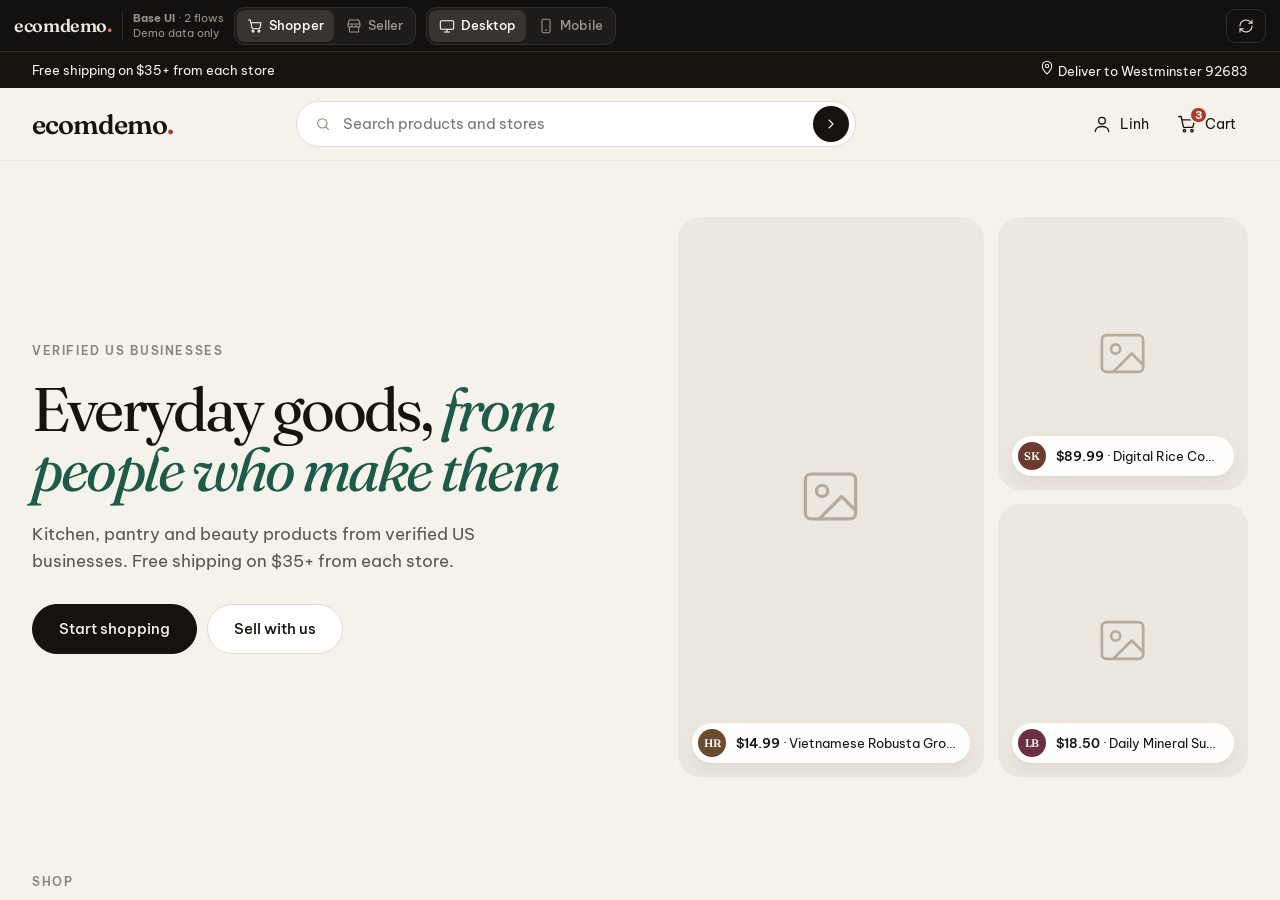
<file: index.html>
<!doctype html>
<html lang="en">
<head>
<meta charset="utf-8">
<meta name="viewport" content="width=device-width,initial-scale=1,viewport-fit=cover">
<title>EcomDemo Prototype</title>
<meta name="description" content="Clickable prototype of a US multi-vendor marketplace for business sellers. Base UI with two flows: a shopper buys a product, a business lists a product.">
<link rel="preconnect" href="https://fonts.googleapis.com">
<link rel="preconnect" href="https://fonts.gstatic.com" crossorigin>
<link href="https://fonts.googleapis.com/css2?family=Be+Vietnam+Pro:wght@400;500;600;700&family=Fraunces:ital,opsz,wght@0,9..144,300..700;1,9..144,300..700&display=swap" rel="stylesheet">
<link rel="stylesheet" href="assets/styles.css">
</head>
<body>
<header class="pbar" id="pbar"></header>
<main class="stage" id="stage"></main>
<div class="toasts" id="toasts" aria-live="polite"></div>
<script src="assets/data.js"></script>
<script src="assets/app.js"></script>
<script>boot()</script>
</body>
</html>
</file>
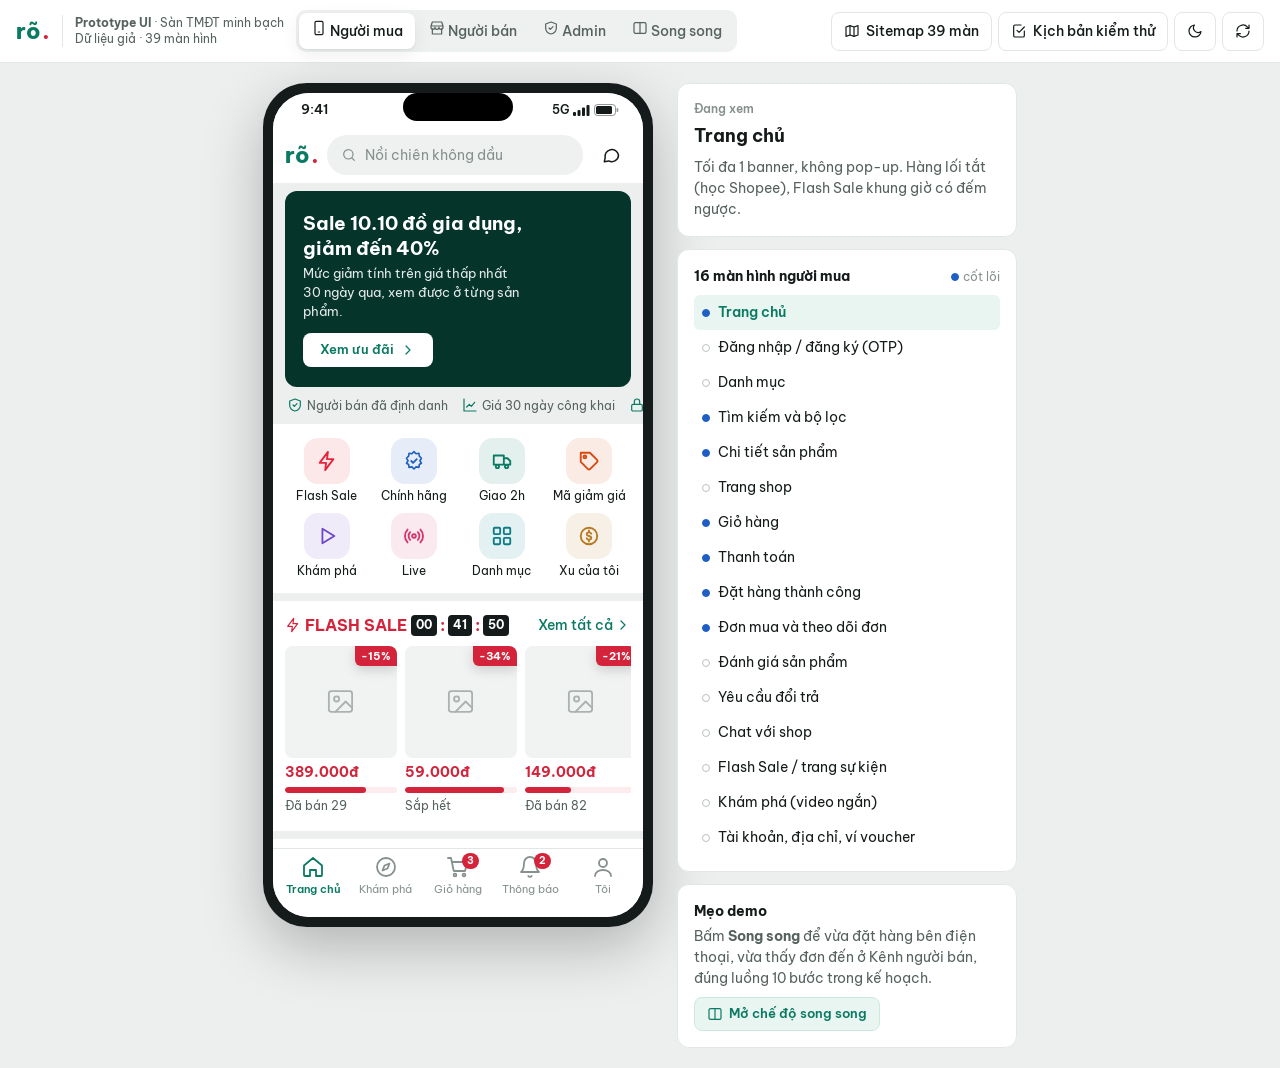
<file: prototype-san-tmdt-v2.html>
<!doctype html>
<html lang="vi"><head><meta charset="utf-8"><meta name="viewport" content="width=device-width,initial-scale=1">
<title>Rõ — Prototype Sàn TMĐT</title>
<link rel="preconnect" href="https://fonts.googleapis.com"><link rel="preconnect" href="https://fonts.gstatic.com" crossorigin>
<link href="https://fonts.googleapis.com/css2?family=Be+Vietnam+Pro:wght@400;500;600;700;800&display=swap" rel="stylesheet">
<style>:root{
  --brand:#0B7A63;--brand-600:#08624F;--brand-50:#E8F5F1;--brand-100:#CBE9DF;--on-brand:#fff;
  --accent:#D3243B;--accent-50:#FDECEE;
  --ok:#15803D;--ok-50:#E7F5EC;--warn:#A85407;--warn-50:#FDF2E2;--err:#D32222;--err-50:#FDECEC;--info:#1D5FC2;--info-50:#E8F0FC;
  --g1:#F7F8F8;--g2:#EEF1F0;--g3:#DDE2E1;--g4:#BAC2C0;--g5:#8B9593;--g6:#5A6563;--g7:#2E3837;--g8:#141B1A;
  --bg:#ECEFEE;--surface:#fff;--surface-2:#F6F8F7;--line:#E2E7E5;--text:#141B1A;--text-2:#56625F;--text-3:#86918E;
  --r:8px;--r-lg:12px;--shadow:0 1px 2px rgba(10,30,25,.06),0 6px 20px rgba(10,30,25,.07);
  --fs-xs:12px;--fs-sm:14px;--fs-md:16px;--fs-lg:18px;--fs-xl:22px;--fs-2xl:28px;
  color-scheme:light;
}
@media (prefers-color-scheme:dark){:root:not([data-theme="light"]){
  --brand:#38C29E;--brand-600:#5BD3B2;--brand-50:#11302A;--brand-100:#1A463C;--on-brand:#06221B;
  --accent:#FF6077;--accent-50:#3A1820;--ok:#4ADE80;--ok-50:#12301E;--warn:#F5B04C;--warn-50:#35260F;--err:#FF6B6B;--err-50:#3A1717;--info:#7DB0FF;--info-50:#15253E;
  --g1:#1B2322;--g2:#222B2A;--g3:#2E3937;--g4:#475451;--g5:#6E7C79;--g6:#9AA7A4;--g7:#CBD5D2;--g8:#EEF3F1;
  --bg:#0B1110;--surface:#141B1A;--surface-2:#1A2221;--line:#28322F;--text:#E8EEEC;--text-2:#A3AFAC;--text-3:#76827F;
  --shadow:0 1px 2px rgba(0,0,0,.4),0 6px 20px rgba(0,0,0,.35);color-scheme:dark;
}}
:root[data-theme="dark"]{
  --brand:#38C29E;--brand-600:#5BD3B2;--brand-50:#11302A;--brand-100:#1A463C;--on-brand:#06221B;
  --accent:#FF6077;--accent-50:#3A1820;--ok:#4ADE80;--ok-50:#12301E;--warn:#F5B04C;--warn-50:#35260F;--err:#FF6B6B;--err-50:#3A1717;--info:#7DB0FF;--info-50:#15253E;
  --g1:#1B2322;--g2:#222B2A;--g3:#2E3937;--g4:#475451;--g5:#6E7C79;--g6:#9AA7A4;--g7:#CBD5D2;--g8:#EEF3F1;
  --bg:#0B1110;--surface:#141B1A;--surface-2:#1A2221;--line:#28322F;--text:#E8EEEC;--text-2:#A3AFAC;--text-3:#76827F;
  --shadow:0 1px 2px rgba(0,0,0,.4),0 6px 20px rgba(0,0,0,.35);color-scheme:dark;
}
*{box-sizing:border-box}
html,body{margin:0;height:100%}
body{font-family:"Be Vietnam Pro",system-ui,-apple-system,"Segoe UI",sans-serif;font-size:var(--fs-sm);line-height:1.5;color:var(--text);background:var(--bg);-webkit-font-smoothing:antialiased}
button{font:inherit;color:inherit;cursor:pointer;border:0;background:none;padding:0}
input,select,textarea{font:inherit;color:inherit}
a{color:var(--brand);text-decoration:none}
h1,h2,h3,h4{margin:0;line-height:1.3}
p{margin:0}
.muted{color:var(--text-2)}.faint{color:var(--text-3)}
.xs{font-size:var(--fs-xs)}.sm{font-size:var(--fs-sm)}.md{font-size:var(--fs-md)}.lg{font-size:var(--fs-lg)}.xl{font-size:var(--fs-xl)}.xxl{font-size:var(--fs-2xl)}
.b{font-weight:600}.bb{font-weight:700}
.row{display:flex;align-items:center;gap:8px}.col{display:flex;flex-direction:column;gap:8px}
.between{justify-content:space-between}.wrap{flex-wrap:wrap}.grow{flex:1;min-width:0}
.gap4{gap:4px}.gap12{gap:12px}.gap16{gap:16px}
.mt4{margin-top:4px}.mt8{margin-top:8px}.mt12{margin-top:12px}.mt16{margin-top:16px}.mt24{margin-top:24px}
.p12{padding:12px}.p16{padding:16px}
.clamp2{display:-webkit-box;-webkit-line-clamp:2;-webkit-box-orient:vertical;overflow:hidden}
.ell{white-space:nowrap;overflow:hidden;text-overflow:ellipsis}
.price{color:var(--accent);font-weight:700}
.strike{text-decoration:line-through;color:var(--text-3);font-size:var(--fs-xs)}
.ic{width:20px;height:20px;flex:none;stroke:currentColor;fill:none;stroke-width:1.8;stroke-linecap:round;stroke-linejoin:round}
.ic.sm{width:16px;height:16px}.ic.lg{width:24px;height:24px}

/* ---------- top bar ---------- */
.topbar{position:sticky;top:0;z-index:50;display:flex;align-items:center;gap:12px;padding:10px 16px;background:var(--surface);border-bottom:1px solid var(--line);flex-wrap:wrap}
.logo{font-weight:800;font-size:22px;letter-spacing:-.5px;color:var(--brand);display:flex;align-items:baseline;gap:2px}
.logo i{font-style:normal;color:var(--accent)}
.proto-tag{font-size:12px;color:var(--text-2);border-left:1px solid var(--line);padding-left:12px;line-height:1.3}
.seg{display:flex;background:var(--g2);border-radius:10px;padding:3px;gap:2px}
.seg button{padding:7px 12px;border-radius:8px;font-weight:500;color:var(--text-2);white-space:nowrap;min-height:36px}
.seg button.on{background:var(--surface);color:var(--text);box-shadow:var(--shadow)}
.tb-actions{margin-left:auto;display:flex;gap:6px;flex-wrap:wrap}
.tbtn{display:inline-flex;align-items:center;gap:6px;padding:8px 12px;border-radius:8px;border:1px solid var(--line);background:var(--surface);font-weight:500;min-height:38px;white-space:nowrap}
.tbtn:hover{background:var(--g1)}
.timer-chip{display:inline-flex;align-items:center;gap:6px;padding:6px 10px;border-radius:99px;background:var(--warn-50);color:var(--warn);font-weight:600;font-variant-numeric:tabular-nums}

/* ---------- stage ---------- */
.stage{padding:20px;display:flex;gap:24px;justify-content:center;align-items:flex-start;min-height:calc(100vh - 60px)}
.stage.desk-only{padding:0;display:block}
.stage.split .desk-wrap{flex:1;min-width:0;height:844px;border-radius:16px;overflow:hidden;border:1px solid var(--line);box-shadow:var(--shadow)}
.stage.split .desk-wrap .desk{height:100%}
.side-notes{width:340px;flex:none;display:flex;flex-direction:column;gap:12px;position:sticky;top:80px}
.note-card{background:var(--surface);border:1px solid var(--line);border-radius:var(--r-lg);padding:16px}
.screen-list button{display:flex;align-items:center;gap:8px;width:100%;text-align:left;padding:7px 8px;border-radius:6px;min-height:34px}
.screen-list button:hover{background:var(--g1)}
.screen-list button.on{background:var(--brand-50);color:var(--brand);font-weight:600}
.dot{width:8px;height:8px;border-radius:50%;border:1.5px solid var(--g4);flex:none}
.dot.core{background:var(--info);border-color:var(--info)}

/* ---------- phone ---------- */
.phone{width:390px;height:844px;flex:none;border-radius:44px;background:var(--g8);padding:10px;box-shadow:0 20px 60px rgba(0,0,0,.25);position:relative}
:root[data-theme="dark"] .phone{background:#000}
.phone-inner{width:100%;height:100%;border-radius:36px;overflow:hidden;background:var(--bg);position:relative;display:flex;flex-direction:column}
.statusbar{height:34px;flex:none;display:flex;align-items:center;justify-content:space-between;padding:0 24px 0 28px;font-size:13px;font-weight:600;background:var(--surface)}
.statusbar.dark{background:#000;color:#fff}
.notch{position:absolute;top:10px;left:50%;transform:translateX(-50%);width:110px;height:28px;background:#000;border-radius:20px;z-index:5}
.scr{flex:1;overflow-y:auto;overflow-x:hidden;position:relative;scrollbar-width:none}
.scr::-webkit-scrollbar{display:none}
.bnav{flex:none;display:flex;background:var(--surface);border-top:1px solid var(--line);padding:6px 4px 18px}
.bnav button{flex:1;display:flex;flex-direction:column;align-items:center;gap:2px;font-size:11px;color:var(--text-3);min-height:44px;position:relative}
.bnav button.on{color:var(--brand);font-weight:600}
.bnav .cnt{position:absolute;top:-2px;left:calc(50% + 4px);background:var(--accent);color:#fff;font-size:10px;font-weight:700;border-radius:99px;padding:0 5px;min-width:16px;line-height:16px;text-align:center}
.sticky-bot{flex:none;background:var(--surface);border-top:1px solid var(--line);padding:10px 12px 22px;display:flex;gap:8px;align-items:center}
.apphead{position:sticky;top:0;z-index:4;background:var(--surface);display:flex;align-items:center;gap:8px;padding:8px 12px;min-height:52px;border-bottom:1px solid var(--line)}
.apphead h2{font-size:var(--fs-md);font-weight:600;flex:1;min-width:0}
.iconbtn{width:40px;height:40px;display:inline-grid;place-items:center;border-radius:99px;flex:none;position:relative}
.iconbtn:hover{background:var(--g2)}
.iconbtn .cnt{position:absolute;top:2px;right:0;background:var(--accent);color:#fff;font-size:10px;font-weight:700;border-radius:99px;padding:0 5px;line-height:16px}
.searchbox{flex:1;display:flex;align-items:center;gap:8px;background:var(--g2);border-radius:99px;padding:0 14px;height:40px;color:var(--text-3);min-width:0}
.searchbox input{border:0;background:none;outline:none;flex:1;min-width:0;height:100%}
.section{background:var(--surface);margin-top:8px;padding:14px 12px}
.section-h{display:flex;align-items:center;justify-content:space-between;margin-bottom:10px}
.section-h h3{font-size:var(--fs-md);font-weight:700}
.link{color:var(--brand);font-weight:500;font-size:var(--fs-sm);display:inline-flex;align-items:center;gap:2px}

/* product */
.pimg{position:relative;aspect-ratio:1;border-radius:var(--r);display:grid;place-items:center;overflow:hidden;
  background:radial-gradient(circle at 30% 25%,hsl(var(--h) 70% 92%),hsl(var(--h) 45% 80%));}
:root[data-theme="dark"] .pimg{background:radial-gradient(circle at 30% 25%,hsl(var(--h) 30% 30%),hsl(var(--h) 30% 18%))}
@media (prefers-color-scheme:dark){:root:not([data-theme="light"]) .pimg{background:radial-gradient(circle at 30% 25%,hsl(var(--h) 30% 30%),hsl(var(--h) 30% 18%))}}
.pimg span{font-size:var(--e,44px);filter:drop-shadow(0 4px 6px rgba(0,0,0,.15))}
.pimg .vid{position:absolute;right:6px;bottom:6px;background:rgba(0,0,0,.55);color:#fff;border-radius:99px;padding:2px 7px;font-size:10px;display:flex;gap:3px;align-items:center}
.pimg .disc{position:absolute;right:0;top:0;background:var(--accent);color:#fff;font-size:11px;font-weight:700;padding:2px 6px;border-bottom-left-radius:6px}
.pgrid{display:grid;grid-template-columns:1fr 1fr;gap:8px}
.pcard{background:var(--surface);border-radius:var(--r);overflow:hidden;cursor:pointer;display:flex;flex-direction:column;border:1px solid var(--line);text-align:left}
.pcard .pimg{border-radius:0}
.pcard .body{padding:8px;display:flex;flex-direction:column;gap:4px;flex:1}
.pcard .name{font-size:13px;line-height:1.35;min-height:35px}
.badges{display:flex;flex-wrap:wrap;gap:4px}
.bdg{display:inline-flex;align-items:center;gap:3px;font-size:10.5px;font-weight:600;padding:1px 6px;border-radius:4px;line-height:16px;white-space:nowrap}
.bdg.ver{background:var(--brand-50);color:var(--brand)}
.bdg.auth{background:var(--info-50);color:var(--info)}
.bdg.fast{background:var(--ok-50);color:var(--ok)}
.bdg.warn{background:var(--warn-50);color:var(--warn)}
.bdg.err{background:var(--err-50);color:var(--err)}
.bdg.gray{background:var(--g2);color:var(--text-2)}
.bdg.acc{background:var(--accent-50);color:var(--accent)}
.stars{color:#E9A23B;letter-spacing:-1px;font-size:12px}
.meta{font-size:11.5px;color:var(--text-3);display:flex;justify-content:space-between;gap:4px}

/* buttons */
.btn{display:inline-flex;align-items:center;justify-content:center;gap:6px;min-height:44px;padding:0 16px;border-radius:var(--r);font-weight:600;border:1px solid transparent;white-space:nowrap}
.btn.sm{min-height:34px;padding:0 12px;font-size:13px}
.btn.pri{background:var(--brand);color:var(--on-brand)}.btn.pri:hover{background:var(--brand-600)}
.btn.acc{background:var(--accent);color:#fff}
.btn.sec{background:var(--brand-50);color:var(--brand);border-color:var(--brand-100)}
.btn.ghost{border-color:var(--line);background:var(--surface)}.btn.ghost:hover{background:var(--g1)}
.btn.danger{background:var(--err-50);color:var(--err);border-color:transparent}
.btn.sim{border:1.5px dashed var(--warn);color:var(--warn);background:var(--warn-50)}
.btn:disabled{opacity:.45;cursor:not-allowed}
.btn.block{width:100%}
.chip{display:inline-flex;align-items:center;gap:4px;padding:0 12px;min-height:34px;border-radius:99px;border:1px solid var(--line);background:var(--surface);font-size:13px;white-space:nowrap;flex:none}
.chip.on{border-color:var(--brand);background:var(--brand-50);color:var(--brand);font-weight:600}
.chips{display:flex;gap:6px;overflow-x:auto;scrollbar-width:none;padding-bottom:2px}
.chips::-webkit-scrollbar{display:none}
.tabs{display:flex;overflow-x:auto;scrollbar-width:none;background:var(--surface);border-bottom:1px solid var(--line)}
.tabs::-webkit-scrollbar{display:none}
.tabs button{padding:12px 14px;white-space:nowrap;color:var(--text-2);border-bottom:2px solid transparent;font-weight:500;min-height:44px;flex:none}
.tabs button.on{color:var(--brand);border-color:var(--brand);font-weight:600}
.tabs .n{font-size:11px;background:var(--g2);border-radius:99px;padding:0 6px;margin-left:4px}
.tabs button.on .n{background:var(--brand-50)}
.input,.select,.textarea{width:100%;border:1px solid var(--line);background:var(--surface);border-radius:var(--r);padding:0 12px;min-height:44px;outline:none}
.textarea{padding:10px 12px;min-height:84px;resize:vertical}
.input:focus,.select:focus,.textarea:focus{border-color:var(--brand);box-shadow:0 0 0 3px var(--brand-50)}
.label{font-size:13px;font-weight:600;margin-bottom:6px;display:block}
.help{font-size:12px;color:var(--text-3);margin-top:4px}
.field{margin-bottom:14px}
.check{display:inline-grid;place-items:center;width:22px;height:22px;border-radius:6px;border:1.5px solid var(--g4);flex:none;background:var(--surface)}
.check.on{background:var(--brand);border-color:var(--brand);color:var(--on-brand)}
.radio{width:20px;height:20px;border-radius:50%;border:1.5px solid var(--g4);flex:none;display:grid;place-items:center}
.radio.on{border-color:var(--brand)}.radio.on::after{content:"";width:10px;height:10px;border-radius:50%;background:var(--brand)}
.toggle{width:44px;height:26px;border-radius:99px;background:var(--g3);position:relative;flex:none;transition:.2s}
.toggle::after{content:"";position:absolute;width:20px;height:20px;border-radius:50%;background:#fff;top:3px;left:3px;transition:.2s;box-shadow:0 1px 3px rgba(0,0,0,.2)}
.toggle.on{background:var(--brand)}.toggle.on::after{left:21px}
.stepper{display:inline-flex;align-items:center;border:1px solid var(--line);border-radius:6px;overflow:hidden}
.stepper button{width:32px;height:32px;display:grid;place-items:center}
.stepper button:hover{background:var(--g2)}
.stepper span{min-width:34px;text-align:center;font-weight:600;border-left:1px solid var(--line);border-right:1px solid var(--line);line-height:32px}
.listrow{display:flex;align-items:center;gap:12px;padding:14px 12px;background:var(--surface);border-bottom:1px solid var(--line);width:100%;text-align:left;min-height:52px}
.listrow:hover{background:var(--surface-2)}
.alert{display:flex;gap:10px;padding:10px 12px;border-radius:var(--r);font-size:13px;align-items:flex-start}
.alert.info{background:var(--info-50);color:var(--info)}
.alert.ok{background:var(--ok-50);color:var(--ok)}
.alert.warn{background:var(--warn-50);color:var(--warn)}
.alert.err{background:var(--err-50);color:var(--err)}
.alert.brand{background:var(--brand-50);color:var(--brand)}
.alert .ic{margin-top:1px}
.alert b{font-weight:700}
.divider{height:1px;background:var(--line);margin:12px 0}
.kv{display:flex;justify-content:space-between;gap:12px;padding:4px 0}
.kv span:first-child{color:var(--text-2)}
.empty{padding:40px 24px;text-align:center;color:var(--text-2);display:flex;flex-direction:column;align-items:center;gap:10px}
.empty .art{font-size:48px;width:96px;height:96px;border-radius:50%;background:var(--g2);display:grid;place-items:center}
.skel{background:linear-gradient(90deg,var(--g2) 25%,var(--g1) 37%,var(--g2) 63%);background-size:400% 100%;animation:sk 1.2s ease infinite;border-radius:6px}
@keyframes sk{0%{background-position:100% 50%}100%{background-position:0 50%}}
.prog{height:6px;border-radius:99px;background:var(--accent-50);overflow:hidden}
.prog i{display:block;height:100%;background:var(--accent);border-radius:99px}

/* banner, shortcuts */
.banner{margin:8px 12px 0;border-radius:var(--r-lg);padding:18px;color:#fff;background:linear-gradient(120deg,#0B7A63,#0F9A7C 55%,#2BB28F);position:relative;overflow:hidden;cursor:pointer;text-align:left;display:block;width:calc(100% - 24px)}
.banner::after{content:"10.10";position:absolute;right:-6px;bottom:-22px;font-size:88px;font-weight:800;opacity:.14;letter-spacing:-4px}
.banner h3{font-size:20px;font-weight:800;max-width:240px}
.banner p{font-size:12.5px;opacity:.92;margin-top:4px;max-width:250px}
.banner .btn{margin-top:12px;background:#fff;color:#0B7A63;min-height:34px;font-size:13px}
.shortcuts{display:grid;grid-template-columns:repeat(4,1fr);gap:10px 4px}
.shortcuts button{display:flex;flex-direction:column;align-items:center;gap:5px;font-size:11.5px;text-align:center;line-height:1.25}
.shortcuts .sq{width:46px;height:46px;border-radius:14px;display:grid;place-items:center;font-size:22px;background:var(--g1);border:1px solid var(--line)}
.hscroll{display:flex;gap:8px;overflow-x:auto;scrollbar-width:none;padding-bottom:2px}
.hscroll::-webkit-scrollbar{display:none}
.fs-card{width:112px;flex:none;cursor:pointer;text-align:left}
.cd{display:inline-flex;gap:3px;font-variant-numeric:tabular-nums}
.cd b{background:var(--g8);color:var(--surface);border-radius:4px;padding:0 5px;font-size:12px;line-height:20px}
.catgrid{display:grid;grid-template-columns:repeat(4,1fr);gap:8px}
.catgrid button{display:flex;flex-direction:column;align-items:center;gap:6px;font-size:11.5px;text-align:center;padding:6px 0;line-height:1.25}
.catgrid .sq{width:52px;height:52px;border-radius:50%;background:var(--brand-50);display:grid;place-items:center;font-size:24px}

/* detail */
.gallery{display:flex;overflow-x:auto;scroll-snap-type:x mandatory;scrollbar-width:none;background:var(--surface)}
.gallery::-webkit-scrollbar{display:none}
.gallery>div{flex:none;width:100%;scroll-snap-align:start}
.gallery .pimg{border-radius:0;--e:120px}
.float-head{position:absolute;top:0;left:0;right:0;display:flex;justify-content:space-between;padding:8px 10px;z-index:4;pointer-events:none}
.float-head .iconbtn{background:rgba(0,0,0,.35);color:#fff;pointer-events:auto}
.trust{display:grid;grid-template-columns:1fr 1fr;gap:6px}
.trust div{display:flex;align-items:center;gap:6px;font-size:12px;padding:8px;border-radius:6px;background:var(--surface-2);border:1px solid var(--line)}
.trust .ic{color:var(--brand);width:16px;height:16px}
.chart-wrap svg{display:block;width:100%;height:auto}
.rbar{display:flex;align-items:center;gap:6px;font-size:12px}
.rbar .bar{flex:1;height:6px;background:var(--g2);border-radius:99px;overflow:hidden}
.rbar .bar i{display:block;height:100%;background:#E9A23B}
.review{padding:12px 0;border-bottom:1px solid var(--line)}
.review:last-child{border:0}
.avatar{width:32px;height:32px;border-radius:50%;display:grid;place-items:center;font-weight:700;font-size:13px;flex:none;background:var(--brand-100);color:var(--brand)}
.thumbs{display:flex;gap:6px;margin-top:8px}
.thumbs .pimg{width:64px;--e:26px}
.seller-reply{background:var(--surface-2);border-left:3px solid var(--brand);padding:8px 10px;margin-top:8px;font-size:13px;border-radius:0 6px 6px 0}

/* sheet & toast */
.sheet-bg{position:absolute;inset:0;background:rgba(0,0,0,.45);z-index:30;display:flex;flex-direction:column;justify-content:flex-end;animation:fade .15s}
.sheet{background:var(--surface);border-radius:18px 18px 0 0;max-height:85%;overflow-y:auto;padding:8px 16px 24px;animation:up .2s ease-out}
.sheet .grab{width:40px;height:4px;border-radius:99px;background:var(--g3);margin:4px auto 12px}
@keyframes up{from{transform:translateY(40px);opacity:.5}}
@keyframes fade{from{opacity:0}}
.toast-host{position:fixed;left:50%;bottom:28px;transform:translateX(-50%);z-index:200;display:flex;flex-direction:column;gap:8px;align-items:center;pointer-events:none}
.toast{background:var(--g8);color:var(--surface);padding:10px 16px;border-radius:10px;box-shadow:var(--shadow);font-weight:500;animation:up .2s;max-width:90vw;display:flex;gap:8px;align-items:center}
.modal-bg{position:fixed;inset:0;background:rgba(0,0,0,.5);z-index:100;display:grid;place-items:center;padding:16px;animation:fade .15s}
.modal{background:var(--surface);border-radius:14px;width:min(720px,100%);max-height:90vh;overflow:auto;box-shadow:0 20px 60px rgba(0,0,0,.3)}
.modal.wide{width:min(1100px,100%)}
.modal-h{display:flex;align-items:center;justify-content:space-between;padding:16px 20px;border-bottom:1px solid var(--line);position:sticky;top:0;background:var(--surface);z-index:2}
.modal-h h3{font-size:var(--fs-lg)}
.modal-b{padding:20px}
.modal-f{padding:14px 20px;border-top:1px solid var(--line);display:flex;justify-content:flex-end;gap:8px;position:sticky;bottom:0;background:var(--surface)}

/* order stepper */
.ostep{display:flex;justify-content:space-between;position:relative;padding:4px 0}
.ostep::before{content:"";position:absolute;top:15px;left:16px;right:16px;height:2px;background:var(--g3)}
.ostep .st{display:flex;flex-direction:column;align-items:center;gap:4px;z-index:1;font-size:10.5px;text-align:center;width:56px;color:var(--text-3);line-height:1.2}
.ostep .st i{width:24px;height:24px;border-radius:50%;background:var(--g3);display:grid;place-items:center;color:#fff;font-style:normal;border:3px solid var(--surface)}
.ostep .st.done{color:var(--text)}.ostep .st.done i{background:var(--brand)}
.ostep .st.cur i{background:var(--brand);box-shadow:0 0 0 4px var(--brand-100)}
.ostep .fill{position:absolute;top:15px;left:16px;height:2px;background:var(--brand)}
.tl{position:relative;padding-left:18px}
.tl div{position:relative;padding-bottom:12px;font-size:13px}
.tl div::before{content:"";position:absolute;left:-14px;top:6px;width:8px;height:8px;border-radius:50%;background:var(--g4)}
.tl div:first-child::before{background:var(--brand);box-shadow:0 0 0 3px var(--brand-100)}
.tl div::after{content:"";position:absolute;left:-11px;top:16px;bottom:-2px;width:2px;background:var(--g3)}
.tl div:last-child::after{display:none}
.st-pill{font-size:11.5px;font-weight:600;padding:2px 8px;border-radius:99px;white-space:nowrap}
.st-cho_xac_nhan{background:var(--warn-50);color:var(--warn)}
.st-cho_lay_hang{background:var(--info-50);color:var(--info)}
.st-dang_giao{background:var(--info-50);color:var(--info)}
.st-da_giao{background:var(--brand-50);color:var(--brand)}
.st-hoan_thanh{background:var(--ok-50);color:var(--ok)}
.st-da_huy{background:var(--g2);color:var(--text-2)}
.st-tra_hang{background:var(--err-50);color:var(--err)}
.st-da_hoan_tien{background:var(--g2);color:var(--text-2)}

/* chat */
.msgs{padding:12px;display:flex;flex-direction:column;gap:8px}
.msg{max-width:78%;padding:8px 12px;border-radius:14px;font-size:13.5px;line-height:1.45}
.msg.me{align-self:flex-end;background:var(--brand);color:var(--on-brand);border-bottom-right-radius:4px}
.msg.them{align-self:flex-start;background:var(--surface);border:1px solid var(--line);border-bottom-left-radius:4px}
.msg .auto{display:block;font-size:10.5px;opacity:.7;margin-bottom:2px;font-weight:600}
.msg .t{display:block;font-size:10px;opacity:.6;margin-top:2px;text-align:right}

/* video feed */
.feed{height:100%;overflow-y:auto;scroll-snap-type:y mandatory;scrollbar-width:none;background:#000}
.feed::-webkit-scrollbar{display:none}
.vid-item{height:100%;scroll-snap-align:start;position:relative;color:#fff;overflow:hidden;display:flex;flex-direction:column;justify-content:flex-end}
.vid-bg{position:absolute;inset:0;display:grid;place-items:center;font-size:150px;background:radial-gradient(circle at 50% 40%,hsl(var(--h) 55% 45%),hsl(var(--h) 50% 12%))}
.vid-bg span{animation:bob 3s ease-in-out infinite}
@keyframes bob{50%{transform:translateY(-14px) rotate(-4deg) scale(1.04)}}
.vid-side{position:absolute;right:10px;bottom:150px;display:flex;flex-direction:column;gap:16px;align-items:center;font-size:11px;z-index:2}
.vid-side button{display:flex;flex-direction:column;align-items:center;gap:2px;color:#fff}
.vid-info{position:relative;z-index:2;padding:12px 70px 14px 14px;background:linear-gradient(transparent,rgba(0,0,0,.6))}
.pin-prod{display:flex;gap:8px;align-items:center;background:rgba(255,255,255,.95);color:#141B1A;border-radius:10px;padding:6px;margin-top:10px;text-align:left;width:100%}
.pin-prod .pimg{width:46px;--e:24px;border-radius:6px}
.feed-tabs{position:absolute;top:8px;left:0;right:0;display:flex;justify-content:center;gap:18px;z-index:5;color:#fff;font-weight:600}
.feed-tabs button{opacity:.65;padding:6px 2px;color:#fff}
.feed-tabs button.on{opacity:1;border-bottom:2px solid #fff}

/* ---------- desktop app ---------- */
.desk{display:flex;min-height:calc(100vh - 60px);background:var(--bg)}
.sidebar{width:236px;flex:none;background:var(--surface);border-right:1px solid var(--line);padding:14px 10px;display:flex;flex-direction:column;gap:2px;overflow-y:auto}
.sidebar .grp{font-size:11px;text-transform:uppercase;letter-spacing:.6px;color:var(--text-3);font-weight:600;padding:12px 10px 4px}
.sidebar button{display:flex;align-items:center;gap:10px;padding:8px 10px;border-radius:8px;text-align:left;color:var(--text-2);font-weight:500;min-height:38px}
.sidebar button:hover{background:var(--g1);color:var(--text)}
.sidebar button.on{background:var(--brand-50);color:var(--brand);font-weight:600}
.sidebar .cnt{margin-left:auto;background:var(--accent);color:#fff;font-size:11px;border-radius:99px;padding:0 7px;line-height:18px;font-weight:700}
.sidebar .dot{margin-left:auto}
.dmain{flex:1;min-width:0;display:flex;flex-direction:column}
.dhead{height:60px;flex:none;background:var(--surface);border-bottom:1px solid var(--line);display:flex;align-items:center;gap:12px;padding:0 20px;position:sticky;top:0;z-index:6}
.dhead h1{font-size:var(--fs-lg);font-weight:700;flex:1;min-width:0}
.dbody{padding:20px;flex:1;overflow:auto}
.stage.split .dbody{overflow:auto}
.stage.split .dmain{overflow:hidden}
.card{background:var(--surface);border:1px solid var(--line);border-radius:var(--r-lg);padding:16px}
.card-h{display:flex;align-items:center;justify-content:space-between;margin-bottom:12px;gap:8px}
.card-h h3{font-size:var(--fs-md);font-weight:700}
.grid{display:grid;gap:16px}
.g2{grid-template-columns:repeat(2,minmax(0,1fr))}.g3{grid-template-columns:repeat(3,minmax(0,1fr))}.g4{grid-template-columns:repeat(4,minmax(0,1fr))}.g5{grid-template-columns:repeat(5,minmax(0,1fr))}
.g-main{grid-template-columns:minmax(0,1fr) 360px}
.kpi{background:var(--surface);border:1px solid var(--line);border-radius:var(--r-lg);padding:14px 16px}
.kpi .k{font-size:12.5px;color:var(--text-2)}
.kpi .v{font-size:var(--fs-xl);font-weight:700;margin-top:4px;font-variant-numeric:tabular-nums}
.kpi .d{font-size:12px;margin-top:2px}
.up{color:var(--ok)}.down{color:var(--err)}
.tbl{width:100%;border-collapse:collapse;font-size:13.5px}
.tbl th{text-align:left;font-weight:600;color:var(--text-2);font-size:12.5px;padding:10px 12px;background:var(--surface-2);border-bottom:1px solid var(--line);white-space:nowrap}
.tbl td{padding:10px 12px;border-bottom:1px solid var(--line);vertical-align:middle}
.tbl tr:last-child td{border-bottom:0}
.tbl tr.new td{background:var(--warn-50)}
.tbl tr.click{cursor:pointer}.tbl tr.click:hover td{background:var(--surface-2)}
.tbl .num{text-align:right;font-variant-numeric:tabular-nums;white-space:nowrap}
.tbl-wrap{border:1px solid var(--line);border-radius:var(--r-lg);overflow:auto;background:var(--surface)}
.mini{display:flex;align-items:center;gap:10px;min-width:0}
.mini .pimg{width:40px;--e:20px;border-radius:6px;flex:none}
.toolbar{display:flex;gap:8px;align-items:center;margin-bottom:12px;flex-wrap:wrap}
.toolbar .input{max-width:280px;min-height:38px}
.dsteps{display:flex;gap:0;margin-bottom:20px}
.dsteps div{flex:1;display:flex;align-items:center;gap:8px;font-weight:600;color:var(--text-3);font-size:13px}
.dsteps div i{width:28px;height:28px;border-radius:50%;display:grid;place-items:center;background:var(--g2);font-style:normal;flex:none}
.dsteps div.done{color:var(--text)}.dsteps div.done i{background:var(--brand);color:var(--on-brand)}
.dsteps div.cur{color:var(--brand)}.dsteps div.cur i{background:var(--brand-50);color:var(--brand);box-shadow:0 0 0 2px var(--brand)}
.dsteps div::after{content:"";flex:1;height:2px;background:var(--g3);margin:0 8px}
.dsteps div:last-child::after{display:none}
.fee-row{display:flex;justify-content:space-between;padding:7px 0;font-size:13.5px;border-bottom:1px dashed var(--line)}
.fee-row:last-child{border:0}
.notif-pop{position:absolute;top:52px;right:16px;width:360px;background:var(--surface);border:1px solid var(--line);border-radius:12px;box-shadow:var(--shadow);z-index:20;max-height:420px;overflow:auto}
.notif-item{padding:12px 14px;border-bottom:1px solid var(--line);font-size:13px;display:flex;gap:10px;cursor:pointer;width:100%;text-align:left}
.notif-item:hover{background:var(--surface-2)}
.notif-item.unread{background:var(--brand-50)}
.qr{width:160px;height:160px;background:repeating-conic-gradient(var(--g8) 0 25%,var(--surface) 0 50%) 0 0/20px 20px;border:8px solid var(--surface);outline:1px solid var(--line);border-radius:8px;position:relative}
.qr::after{content:"VNeID";position:absolute;inset:50px;background:var(--surface);display:grid;place-items:center;font-weight:800;color:#C8102E;font-size:12px;border-radius:6px}
.waybill{border:2px solid #000;color:#000;background:#fff;font-family:ui-monospace,Menlo,monospace;font-size:12px;width:100%;max-width:420px;margin:0 auto}
.waybill .wr{border-bottom:1px solid #000;padding:8px 10px}
.barcode{height:56px;background:repeating-linear-gradient(90deg,#000 0 2px,#fff 2px 4px,#000 4px 7px,#fff 7px 8px,#000 8px 9px,#fff 9px 12px);margin:6px 0}
.perm td,.perm th{text-align:center}.perm td:first-child,.perm th:first-child{text-align:left}
.legal{font-size:13.5px;line-height:1.7}
.legal h4{margin:14px 0 4px;font-size:14px}
.reminder-on{background:var(--brand)!important;color:var(--on-brand)!important}

/* sitemap modal */
.smap{display:grid;grid-template-columns:repeat(3,1fr);gap:16px}
.smap .col-c{border:1px solid var(--line);border-radius:12px;padding:14px}
.smap button{display:flex;gap:8px;align-items:center;padding:6px 6px;width:100%;text-align:left;border-radius:6px;font-size:13.5px}
.smap button:hover{background:var(--brand-50)}
.task-row{display:flex;gap:12px;padding:12px;border:1px solid var(--line);border-radius:10px;align-items:center;margin-bottom:8px}

@media (max-width:1100px){.side-notes{display:none}.g-main{grid-template-columns:1fr}.g4,.g5{grid-template-columns:repeat(2,minmax(0,1fr))}}
@media (max-width:900px){
  .stage.split{flex-direction:column;align-items:stretch}
  .stage.split .phone{margin:0 auto}
  .stage.split .desk-wrap{height:auto}
  .sidebar{width:64px;padding:10px 6px}.sidebar .lbl,.sidebar .grp,.sidebar .cnt,.sidebar .dot{display:none}
  .sidebar button{justify-content:center}
  .g2,.g3{grid-template-columns:1fr}.smap{grid-template-columns:1fr}
  .proto-tag{display:none}
}
@media (max-width:480px){
  .stage{padding:0}
  .phone{width:100%;height:calc(100dvh - var(--tbh,110px));border-radius:0;padding:0;box-shadow:none}
  .topbar{gap:8px;padding:8px 10px}.topbar .seg{max-width:100%;overflow-x:auto;scrollbar-width:none}.seg button{padding:7px 9px}
  .tb-actions{margin-left:0}.tbtn{padding:6px 9px;min-height:36px}
  .phone-inner{border-radius:0}.notch{display:none}
  .tb-actions .lbl{display:none}
  .dbody{padding:12px}
  .g4,.g5{grid-template-columns:1fr 1fr}
}
@media print{
  body *{visibility:hidden}
  .print-area,.print-area *{visibility:visible}
  .print-area{position:absolute;left:0;top:0;width:100%}
}

/* ===== realism pass ===== */
:root{--img-bg:#F1F2F2}
:root[data-theme="dark"]{--img-bg:#202826}
@media (prefers-color-scheme:dark){:root:not([data-theme="light"]){--img-bg:#202826}}
.pimg,:root[data-theme="dark"] .pimg{background:var(--img-bg) url("data:image/svg+xml,%3Csvg xmlns='http://www.w3.org/2000/svg' viewBox='0 0 24 24' fill='none' stroke='%23A9B2B0' stroke-width='1.4' stroke-linecap='round' stroke-linejoin='round'%3E%3Crect x='3' y='4' width='18' height='16' rx='2'/%3E%3Ccircle cx='9' cy='10' r='2'/%3E%3Cpath d='m21 17-5-5-8 8'/%3E%3C/svg%3E") center/28% no-repeat}
@media (prefers-color-scheme:dark){:root:not([data-theme="light"]) .pimg{background:var(--img-bg) center/28% no-repeat}}
.pimg img{position:absolute;inset:0;width:100%;height:100%;object-fit:cover;display:block}
.pimg .disc,.pimg .vid{z-index:1}
.pimg .disc{border-radius:0 0 0 6px;font-size:11px}
.vidslide{background:#111}
.vidslide img{opacity:.55}
.playbtn{position:absolute;left:50%;top:50%;transform:translate(-50%,-50%);width:56px;height:56px;border-radius:50%;background:rgba(255,255,255,.92);color:#141B1A;display:grid;place-items:center;z-index:1}
.playbtn.sm{width:24px;height:24px}
.playbtn .ic{fill:currentColor}
.pcard{border-color:transparent;box-shadow:0 0 0 1px var(--line)}
.pcard:hover{box-shadow:0 0 0 1px var(--brand-100),0 4px 12px rgba(10,30,25,.08)}
.banner{background-color:#05342A;background-size:cover;background-position:right center;padding:20px 18px;min-height:150px}
.banner::after{content:none}
.banner h3{font-size:19px;font-weight:700;max-width:220px;line-height:1.3}
.banner p{max-width:220px;opacity:.9}
.assure{display:flex;gap:14px;overflow-x:auto;scrollbar-width:none;padding:10px 14px 2px;font-size:11.5px;color:var(--text-2);white-space:nowrap}
.assure::-webkit-scrollbar{display:none}
.assure span{display:inline-flex;align-items:center;gap:4px}
.assure .ic{color:var(--brand)}
.shortcuts .sq{border:0;background:color-mix(in srgb,var(--c) 11%,var(--surface));color:var(--c);border-radius:14px}
.shortcuts .sq .ic{width:22px;height:22px;stroke-width:2}
.catgrid .sq{position:relative;overflow:hidden;background:var(--img-bg);border:1px solid var(--line)}
.catgrid .sq img,.catdot img{width:100%;height:100%;object-fit:cover;display:block}
.catdot{width:40px;height:40px;border-radius:50%;overflow:hidden;background:var(--img-bg);flex:none;display:block}
.catdot.sm{width:28px;height:28px}
.mono{display:grid;place-items:center;width:100%;height:100%;border-radius:inherit;background:hsl(var(--h) 42% 36%);color:#fff;font-weight:700;letter-spacing:-.3px;font-size:max(11px,.92em);line-height:1}
.mono.sm{display:inline-grid;width:24px;height:24px;border-radius:6px;font-size:10.5px;vertical-align:middle;margin-right:4px}
.avatar:has(.mono){background:none;padding:0}
.shopcover{color:#fff;padding:16px;background-color:#1d2a27;background-size:cover;background-position:center}
.vid-bg{background:#111;font-size:0}
.vid-bg img{width:100%;height:100%;object-fit:cover;opacity:.9}
.vid-bg::after{content:"";position:absolute;inset:0;background:linear-gradient(rgba(0,0,0,.35),transparent 22%,transparent 55%,rgba(0,0,0,.55))}
.empty .art{font-size:0;width:72px;height:72px;color:var(--text-3)}
.empty .art .ic{width:30px;height:30px;stroke-width:1.5}
.sidebar .grp{text-transform:none;letter-spacing:0;font-size:12px}
.note-card>.xs:first-child{letter-spacing:0}
</style></head>
<body><header class="topbar" id="topbar"></header><main class="stage" id="stage"></main><div id="modalHost"></div><div class="toast-host" id="toasts"></div>
<script>
/* ================= DỮ LIỆU GIẢ ================= */
const CATS=[
  {id:'dgd',short:'Gia dụng',name:'Điện gia dụng',emoji:'🍳',subs:['Nồi chiên không dầu','Máy xay','Nồi cơm điện','Máy hút bụi','Ấm siêu tốc']},
  {id:'mp',short:'Mỹ phẩm',name:'Mỹ phẩm',emoji:'💄',subs:['Chống nắng','Làm sạch','Serum','Dưỡng ẩm','Trang điểm']},
  {id:'tt',short:'Thời trang',name:'Thời trang',emoji:'👕',subs:['Áo','Quần','Túi','Giày']},
  {id:'mb',short:'Mẹ & bé',name:'Mẹ & bé',emoji:'🍼',subs:['Tã bỉm','Bình sữa','Sữa bột','Xe đẩy','Đồ sơ sinh']},
  {id:'dt',short:'Điện thoại',name:'Điện thoại & phụ kiện',emoji:'📱',subs:['Tai nghe','Sạc dự phòng','Cáp sạc','Ốp lưng','Đồng hồ thông minh','Loa']},
  {id:'nc',short:'Nhà cửa',name:'Nhà cửa & đời sống',emoji:'🛋️',subs:['Hộp đựng','Đèn','Thảm','Kệ','Chăn ga']},
  {id:'tp',short:'Thực phẩm',name:'Thực phẩm',emoji:'🍵',subs:['Trà','Cà phê','Hạt','Mật ong']},
  {id:'sach',short:'Sách',name:'Sách & văn phòng',emoji:'📚',subs:['Sổ tay','Bút','Sách','Họa cụ','Đèn bàn']},
];
const SHOPS=[
  {id:'s1',mono:'HP',name:'Gia Dụng Hùng Phát',owner:'Nguyễn Văn Hùng',city:'TP.HCM',verified:true,official:false,rating:4.8,resp:97,joined:'03/2026',follows:12400,score:98,logo:'🏠',hue:165,mst:'8412****57',type:'Hộ kinh doanh',vdate:'12/03/2026',freeship:true},
  {id:'s2',mono:'LB',name:'Lumière Beauty Official',owner:'Công ty TNHH Lumière VN',city:'Hà Nội',verified:true,official:true,rating:4.9,resp:99,joined:'01/2026',follows:58200,score:100,logo:'🌸',hue:340,mst:'0109****21',type:'Doanh nghiệp',vdate:'08/01/2026',freeship:true},
  {id:'s3',mono:'MS',name:'Mộc Store',owner:'Trần Thị Mộc',city:'Đà Nẵng',verified:true,official:false,rating:4.7,resp:92,joined:'04/2026',follows:6100,score:95,logo:'🌿',hue:95,mst:'0401****88',type:'Hộ kinh doanh',vdate:'02/04/2026',freeship:false},
  {id:'s4',mono:'BY',name:'Bé Yêu Mart',owner:'Công ty CP Bé Yêu',city:'TP.HCM',verified:true,official:true,rating:4.9,resp:98,joined:'02/2026',follows:31700,score:99,logo:'🧸',hue:200,mst:'0316****02',type:'Doanh nghiệp',vdate:'15/02/2026',freeship:true},
  {id:'s5',mono:'TZ',name:'TechZone VN',owner:'Công ty TNHH TechZone',city:'Hà Nội',verified:true,official:true,rating:4.8,resp:96,joined:'01/2026',follows:44300,score:97,logo:'🎧',hue:225,mst:'0108****66',type:'Doanh nghiệp',vdate:'20/01/2026',freeship:true},
  {id:'s6',mono:'NX',name:'Nhà Xinh Decor',owner:'Lê Hoàng Nam',city:'TP.HCM',verified:true,official:false,rating:4.6,resp:90,joined:'05/2026',follows:4800,score:93,logo:'🪴',hue:30,mst:'8455****13',type:'Hộ kinh doanh',vdate:'09/05/2026',freeship:false},
  {id:'s7',mono:'TN',name:'Trà Thái Nguyên Xanh',owner:'Hoàng Văn Chè',city:'Thái Nguyên',verified:true,official:false,rating:4.9,resp:94,joined:'03/2026',follows:9300,score:98,logo:'🍃',hue:110,mst:'4600****45',type:'Hộ kinh doanh',vdate:'21/03/2026',freeship:true},
  {id:'s8',mono:'ĐP',name:'Nhà Sách Đông Phương',owner:'Công ty CP Sách Đông Phương',city:'TP.HCM',verified:true,official:true,rating:4.8,resp:95,joined:'02/2026',follows:15200,score:99,logo:'📖',hue:45,mst:'0314****90',type:'Doanh nghiệp',vdate:'05/02/2026',freeship:true},
  {id:'s9',mono:'88',name:'Shop Hàng Hiệu Giá Rẻ 88',owner:'Chưa xác thực',city:'Hà Nội',verified:false,official:false,rating:3.9,resp:61,joined:'08/2026',follows:870,score:72,logo:'🏷️',hue:0,mst:'—',type:'Cá nhân',vdate:'—',freeship:false},
  {id:'s10',mono:'KC',name:'Kim Chi Fashion',owner:'Trần Thị Kim Chi',city:'TP.HCM',verified:false,official:false,rating:4.5,resp:88,joined:'09/2026',follows:1200,score:90,logo:'👗',hue:310,mst:'8477****31',type:'Hộ kinh doanh',vdate:'—',freeship:false},
];
// [id, tên, danh mục, shop, giá, giá gốc, sao, đã bán, giao2h, chính hãng, emoji, hue, đặc biệt]
const P_RAW=[
 ['p1','Nồi chiên không dầu 5L cảm ứng HP-5','dgd','s1',1290000,1690000,4.8,3200,1,0,'🍳',160],
 ['p2','Nồi chiên không dầu 7L cửa kính quan sát','dgd','s1',1590000,1990000,4.7,1450,1,0,'🍳',190],
 ['p3','Nồi chiên không dầu 4,5L cơ bản giảm sốc','dgd','s9',690000,1490000,4.1,860,0,0,'🍳',10,'fake'],
 ['p4','Nồi chiên hơi nước Lumi 6L đa năng','dgd','s5',2190000,2490000,4.9,640,1,1,'🍲',220],
 ['p5','Máy xay sinh tố đa năng 1,5L','dgd','s1',459000,590000,4.7,2100,1,0,'🥤',130],
 ['p6','Nồi cơm điện tử 1,8L lòng niêu','dgd','s1',899000,1150000,4.8,980,0,0,'🍚',40],
 ['p7','Máy hút bụi cầm tay không dây','dgd','s5',1350000,1650000,4.6,520,1,1,'🧹',260],
 ['p8','Ấm siêu tốc inox 1,7L','dgd','s1',199000,259000,4.7,5400,1,0,'🫖',175],
 ['p9','Kem chống nắng SPF50+ PA++++ 50ml','mp','s2',285000,350000,4.9,12800,1,1,'🧴',45],
 ['p10','Sữa rửa mặt dịu nhẹ pH 5.5 150ml','mp','s2',159000,199000,4.8,8700,0,1,'🫧',190],
 ['p11','Serum Vitamin C 10% sáng da 30ml','mp','s2',329000,420000,4.7,4300,0,1,'💧',35],
 ['p12','Son kem lì hàng auth 1:1 siêu rẻ','mp','s9',49000,250000,3.9,2900,0,0,'💄',350,'flag'],
 ['p13','Nước tẩy trang micellar 400ml','mp','s2',189000,229000,4.8,6100,1,1,'🧼',200],
 ['p14','Kem dưỡng ẩm phục hồi B5 50ml','mp','s2',399000,459000,4.8,2300,0,1,'🫙',300],
 ['p15','Áo thun cotton unisex form rộng','tt','s10',129000,179000,4.5,3400,0,0,'👕',210],
 ['p16','Quần jean nữ ống suông lưng cao','tt','s10',289000,390000,4.4,1800,0,0,'👖',225],
 ['p17','Áo sơ mi linen nam tay ngắn','tt','s3',349000,420000,4.7,760,0,0,'👔',80],
 ['p18','Túi tote canvas vẽ tay','tt','s3',159000,0,4.8,1200,0,0,'👜',30],
 ['p19','Giày sneaker trắng basic','tt','s9',199000,890000,3.8,640,0,0,'👟',0,'fake'],
 ['p20','Tã quần size L 54 miếng','mb','s4',329000,379000,4.9,9600,1,1,'🧷',195],
 ['p21','Bình sữa PPSU 240ml chống sặc','mb','s4',285000,320000,4.9,3100,1,1,'🍼',180],
 ['p22','Sữa bột công thức 800g','mb','s4',545000,589000,4.9,5200,1,1,'🥛',50],
 ['p23','Xe đẩy em bé gấp gọn một tay','mb','s4',1890000,2390000,4.8,410,0,1,'🛒',150],
 ['p24','Khăn sữa sợi tre 6 chiếc','mb','s4',119000,150000,4.8,4400,0,1,'🧺',90],
 ['p25','Tai nghe bluetooth chống ồn ANC','dt','s5',890000,1290000,4.7,2700,1,1,'🎧',240],
 ['p26','Sạc dự phòng 20.000mAh 22,5W','dt','s5',399000,490000,4.8,6800,1,1,'🔋',120],
 ['p27','Cáp sạc nhanh USB-C 1m bọc dù','dt','s5',89000,129000,4.8,15300,1,1,'🔌',250],
 ['p28','Ốp lưng trong suốt chống sốc','dt','s9',29000,99000,4.0,7200,0,0,'📱',270,'flag2'],
 ['p29','Đồng hồ thông minh theo dõi sức khỏe','dt','s5',1490000,1890000,4.6,890,1,1,'⌚',230],
 ['p30','Loa bluetooth mini chống nước','dt','s5',590000,750000,4.7,1300,1,1,'🔊',280],
 ['p31','Bộ 3 hộp thủy tinh trữ thực phẩm','nc','s6',249000,320000,4.8,2600,0,0,'🥡',170],
 ['p32','Đèn ngủ gỗ cảm ứng 3 chế độ','nc','s6',189000,240000,4.7,1900,0,0,'💡',40],
 ['p33','Thảm lau chân cotton thấm hút','nc','s6',79000,99000,4.6,3800,0,0,'🧶',20],
 ['p34','Kệ gia vị 2 tầng inox 304','nc','s1',239000,299000,4.7,1700,1,0,'🧂',185],
 ['p35','Chăn hè cotton đũi mát lạnh','nc','s6',459000,590000,4.8,940,0,0,'🛏️',205],
 ['p36','Trà xanh Thái Nguyên đặc biệt 500g','tp','s7',220000,260000,4.9,3900,0,0,'🍵',100],
 ['p37','Cà phê rang xay Cầu Đất 500g','tp','s7',189000,0,4.8,2800,0,0,'☕',25],
 ['p38','Hạt điều rang muối Bình Phước 500g','tp','s7',199000,245000,4.8,4100,1,0,'🥜',35],
 ['p39','Mật ong hoa cà phê nguyên chất 500ml','tp','s7',159000,0,4.9,1600,0,0,'🍯',42],
 ['p40','Sổ tay bìa da A5 có chun','sach','s8',99000,130000,4.8,5200,0,1,'📒',20],
 ['p41','Bút gel 0.5mm hộp 12 cây','sach','s8',65000,80000,4.7,8900,0,1,'🖊️',215],
 ['p42','Sách kỹ năng: Làm chủ thói quen nhỏ','sach','s8',139000,189000,4.9,3300,0,1,'📕',0],
 ['p43','Bộ màu nước 24 màu kèm cọ','sach','s8',159000,199000,4.8,1400,0,1,'🎨',290],
 ['p44','Đèn bàn LED chống cận 3 chế độ','sach','s8',329000,399000,4.7,2200,1,1,'🪔',55],
];

/* Ảnh sản phẩm: ảnh chụp thật từ Unsplash (giấy phép miễn phí). Không tải được thì ô ảnh hiện nền trơn. */
const IMGS={p1:['1774074645537-f72f70d40d12','1627670381055-487000952cb0','1598998834483-8b02cd0d3bdf'],p2:['1781737857663-f1f14a60ba46','1774074645537-f72f70d40d12','1730405068968-d01e87fc29ce'],p3:['1598998834483-8b02cd0d3bdf','1627670381055-487000952cb0'],p4:['1730405068968-d01e87fc29ce','1655354435511-1809b2519cdf','1781737857663-f1f14a60ba46'],p5:['1622818426197-d54f85b88690','1512203864638-f6cbb3cca374','1570222094114-d054a817e56b'],p6:['1544233726-9f1d2b27be8b','1599182345361-9542815e73f6','1569641092045-f6ec23879aef'],p7:['1765970101654-337b573142fb','1558317374-067fb5f30001','1527515673510-8aa78ce21f9b'],p8:['1594213114663-d94db9b17125','1685514128186-c5d8d7e90e1a','1643114786355-ff9e52736eab'],p9:['1698912198250-fb0c5ecccc6e','1623676714504-edd78728155e','1594055103006-7871176f1a7e'],p10:['1745141063798-7fa04698ea80','1748639320154-6ba118bccc74','1732861612232-50cbe19c1ae5'],p11:['1713768704571-6aeb0d0e5105','1679394270597-e90694d70350','1627811015433-368c148f6c3c'],p12:['1760860992755-c432351d47e9','1512496015851-a90fb38ba796'],p13:['1600518088325-6a124128922e','1600518088359-0184dd513b95','1724085339140-531fe39625f7'],p14:['1764694071508-e4b1efcd39bc','1765964492963-b0aa8c172431','1643123158391-8543727c85f5'],p15:['1620799139652-715e4d5b232d','1603113730470-780cbb2f32ca','1620799139507-2a76f79a2f4d'],p16:['1624378439575-d8705ad7ae80','1714143136372-ddaf8b606da7','1637069585336-827b298fe84a'],p17:['1740711152088-88a009e877bb','1713881649391-a1c8ddaf83cd','1713881587420-113c1c43e28a'],p18:['1544816155-12df9643f363','1548863227-3af567fc3b27','1574365569389-a10d488ca3fb'],p19:['1544441892-794166f1e3be','1600269452121-4f2416e55c28'],p20:['1584839404042-8bc21d240e91','1695998575483-b215c8b2f619','1573662012516-5cb4399006e7'],p21:['1623707430616-d9f956bcac2b','1635258559918-ed56f88004de'],p22:['1693996046865-19217d179161','1704650312191-005ab02786f5','1596151163116-98a5033814c2'],p23:['1611223355350-5be15e624fdf','1559135141-2bea6465fccf','1528121108018-743eef2e4a7a'],p24:['1768693602418-260d828b878d','1709626142596-f99fda8e68f1'],p25:['1505740420928-5e560c06d30e','1618366712010-f4ae9c647dcb','1590658268037-6bf12165a8df'],p26:['1566554738544-d962991c3fee','1706275399494-fb26bbc5da63'],p27:['1595756630452-736bc8ef3693','1619459072761-496c0812331b','1572721546624-05bf65ad7679'],p28:['1771142061210-95e97225641e','1697008230027-5c6ebaf24801'],p29:['1624096104992-9b4fa3a279dd','1579586337278-3befd40fd17a','1660844817855-3ecc7ef21f12'],p30:['1547052178-7f2c5a20c332','1589003077984-894e133dabab','1582978571763-2d039e56f0c3'],p31:['1774442501862-eeaeaad491ee','1631447661435-b86ae5ecd564','1774569037314-7a4353f6ae04'],p32:['1608890558220-527ef33e932a','1761083042094-988fd3a3ae69','1779022469383-01877a89caf6'],p33:['1549295265-b0c1f7fb6147','1589153954896-0ce7eac58156','1615927998810-ca467ad48c5f'],p34:['1741521311950-fe32245b1e5d','1771128264855-1c032332cbc8','1781018727258-4a70d500e4ee'],p35:['1637819976869-928427bd7380','1638431110087-80c185015f94','1714919022564-9d4d4a906482'],p36:['1760074057731-83e375873eb5','1763617702099-d956f3fd8324','1766482280244-afd07a7028fc'],p37:['1598198192305-46b0805890d3','1685798830559-c116586a0d33','1605711599412-775918dbe770'],p38:['1641718087616-859c6754efb9','1509912760195-4f6cfd8cce2c','1626697556426-8a55a8af4999'],p39:['1587049352851-8d4e89133924','1558642452-9d2a7deb7f62','1613548058193-1cd24c1bebcf'],p40:['1654542645651-5196f4931cd6','1677064061401-f77f966ff8a1','1550517355-375c103a6a81'],p41:['1521669145854-0bd392445939','1522363890879-4bf9c65ee3f8','1590761131910-614cda70445f'],p42:['1528459105426-b9548367069b','1705837861201-dd000d929a31','1519764340700-3db40311f21e'],p43:['1777537953461-744f35dcb1de','1584731828774-1f8e44029a4d','1577941796491-999f99ba658f'],p44:['1582356630861-61bb9b41f541','1523380262778-076eb862d38f','1579326882518-21eaa7893b02']};
const CATIMG={dgd:'1622818426197-d54f85b88690',mp:'1698912198250-fb0c5ecccc6e',tt:'1620799139652-715e4d5b232d',mb:'1623707430616-d9f956bcac2b',dt:'1505740420928-5e560c06d30e',nc:'1608890558220-527ef33e932a',tp:'1760074057731-83e375873eb5',sach:'1528459105426-b9548367069b'};
const BANNER_IMG='1745846664210-756817e1b19c';
const uimg=(id,w=400,h)=>id?`https://images.unsplash.com/photo-${id}?auto=format&fit=crop&w=${w}&h=${h||w}&q=70`:'';
const CATPOOL={};P_RAW.forEach(a=>{(CATPOOL[a[2]]=CATPOOL[a[2]]||[]).push(IMGS[a[0]][0])});
function photosOf(p){return (p&&IMGS[p.id])||(p&&CATPOOL[p.cat])||[]}
function imgTag(id,w,alt,h){return id?`<img src="${uimg(id,w,h)}" alt="${alt||''}" loading="lazy" decoding="async" onerror="this.remove()">`:''}
function logoHTML(sh,cls=''){return `<span class="mono ${cls}" style="--h:${sh.hue}">${sh.mono||(sh.name||'?')[0]}</span>`}
const VARIANTS={dgd:['Đen','Trắng'],mp:[],tt:['S','M','L','XL'],mb:[],dt:['Đen','Trắng','Xanh'],nc:[],tp:[],sach:[]};
const DESCS={
 dgd:'Công suất ổn định, lòng nồi chống dính phủ ceramic không PFOA. Bảo hành 12 tháng chính thức tại shop, 1 đổi 1 trong 15 ngày nếu lỗi nhà sản xuất.',
 mp:'Phân phối chính hãng, có tem nhãn phụ tiếng Việt và số công bố mỹ phẩm. Hạn sử dụng còn trên 18 tháng.',
 tt:'Chất liệu thoáng mát, đường may chắc chắn. Hỗ trợ đổi size trong 7 ngày nếu chưa qua sử dụng.',
 mb:'Hàng nhập khẩu chính ngạch, đầy đủ hóa đơn. Bảo quản nơi khô ráo, tránh ánh nắng trực tiếp.',
 dt:'Bảo hành 12 tháng. Hỗ trợ sạc nhanh, tương thích hầu hết điện thoại hiện nay.',
 nc:'Thiết kế tối giản, dễ vệ sinh, phù hợp căn hộ nhỏ.',
 tp:'Sản phẩm của hợp tác xã địa phương, có giấy chứng nhận an toàn thực phẩm. Đóng gói hút chân không.',
 sach:'Giấy dày, chống lóa, phù hợp học sinh – sinh viên – dân văn phòng.'
};
function rng(seed){let s=0;for(const c of String(seed))s=(s*31+c.charCodeAt(0))>>>0;return()=>{s=(s*1664525+1013904223)>>>0;return s/4294967296}}
function genHistory(p){
  const r=rng(p.id),h=[];const base=p.price;
  if(p.special==='fake'){
    for(let i=0;i<30;i++){
      if(i<19)h.push(Math.round(base*(1.0+r()*0.06)/1000)*1000);
      else if(i<29)h.push(Math.round(p.orig*(0.98+r()*0.04)/1000)*1000);
      else h.push(base);
    }
  }else{
    const top=p.orig?Math.min(p.orig,base*1.18):base*1.06;
    for(let i=0;i<30;i++){
      const t=i/29;let v=top-(top-base)*Math.pow(t,1.4)+(r()-.5)*base*0.04;
      if(i===29)v=base;h.push(Math.max(base*0.97,Math.round(v/1000)*1000));
    }
  }
  return h;
}
const NAMES=['Ngọc Anh','Minh Thư','Quốc Bảo','Thu Hà','Hoàng Long','Phương Linh','Đức Huy','Mai Chi','Tuấn Kiệt','Khánh Vy','Gia Hân','Thanh Tâm'];
const RTEXT={5:['Hàng y hình, đóng gói rất kỹ. Giao nhanh hơn dự kiến, sẽ ủng hộ shop tiếp.','Chất lượng tốt so với giá, shop tư vấn nhiệt tình.','Đúng mô tả, dùng 1 tuần thấy ổn. Xem lịch sử giá thấy đang là giá tốt nên chốt luôn.'],
 4:['Sản phẩm ổn, giao hơi chậm 1 ngày.','Dùng tốt, hộp hơi móp nhẹ nhưng bên trong không sao.'],
 3:['Tạm được, màu ngoài thực tế hơi khác ảnh.'],2:['Chất lượng chưa như kỳ vọng.'],1:['Hàng không giống mô tả, đang yêu cầu trả hàng.']};
function genReviews(p){
  const r=rng(p.id+'rv'),out=[];const n=4+Math.floor(r()*4);
  for(let i=0;i<n;i++){
    let st=r()<p.rating-3.6?5:(r()<.7?4:(p.rating<4.2?(r()<.5?1:2):3));
    if(p.rating>=4.8&&i<3)st=5;
    const arr=RTEXT[st];
    out.push({id:p.id+'r'+i,pid:p.id,name:NAMES[Math.floor(r()*NAMES.length)],stars:st,text:arr[Math.floor(r()*arr.length)],photos:r()<.45?Math.ceil(r()*3):0,video:r()<.15,variant:(VARIANTS[p.cat]||[])[0]||'',days:1+Math.floor(r()*28),reply:null});
  }
  return out;
}

function seedState(){
  const products=P_RAW.map(a=>{const p={id:a[0],name:a[1],cat:a[2],shop:a[3],price:a[4],orig:a[5],rating:a[6],sold:a[7],fast:!!a[8],auth:!!a[9],emoji:a[10],hue:a[11],special:a[12]||null,
    stock:20+((a[7]*7)%180),video:['p1','p2','p4','p9','p11','p25','p29','p36','p23','p30'].includes(a[0]),status:'dang_ban',sku:'SKU-'+a[0].slice(1).padStart(4,'0'),cost:Math.round(a[4]*0.62/1000)*1000};
    p.variants=VARIANTS[p.cat]||[];p.desc=DESCS[p.cat];p.history=genHistory(p);return p;});
  // p12, p28 hiện vẫn đang bán nhưng bị gắn cờ
  const reviews=[].concat(...products.map(genReviews));
  const now=Date.now(),H=3600e3,D=24*H;
  const addr={name:'Huỳnh Thị Lan',phone:'0901 234 567',line:'123 Võ Văn Tần, P. Võ Thị Sáu, Quận 3, TP.HCM'};
  const mk=(id,buyer,shop,items,status,ago,extra={})=>({id,buyer,buyerId:buyer.name==='Huỳnh Thị Lan'?'u1':null,shop,items,status,created:now-ago,ship:15000,shipDisc:0,vShop:0,vPlat:0,xu:0,pay:extra.pay||'COD',reviewed:false,log:[],...extra});
  const it=(pid,qty=1,variant)=>{const p=products.find(x=>x.id===pid);return{pid,qty,variant:variant??(p.variants[0]||''),price:p.price}};
  const B=(n,ph,l)=>({name:n,phone:ph,line:l});
  const orders=[
    mk('RO2610011',addr,'s1',[it('p6')],'hoan_thanh',9*D,{pay:'Ví RõPay'}),
    mk('RO2610023',addr,'s2',[it('p9',2)],'da_giao',3*D,{pay:'Ví RõPay'}),
    mk('RO2610031',addr,'s5',[it('p26')],'dang_giao',2*D),
    mk('RO2610042',addr,'s4',[it('p20')],'cho_xac_nhan',3*H),
    mk('RO2610056',addr,'s1',[it('p8')],'hoan_thanh',15*D,{reviewed:true}),
    mk('RO2610061',B('Trần Minh','0912 *** 881','45 Lê Lợi, Q.1, TP.HCM'),'s1',[it('p1')],'cho_xac_nhan',40*60e3),
    mk('RO2610064',B('Phạm Thu','0938 *** 420','12 Nguyễn Trãi, Thanh Xuân, Hà Nội'),'s1',[it('p5',2)],'cho_xac_nhan',2*H),
    mk('RO2610070',B('Lê Quang','0977 *** 135','88 Hùng Vương, Hải Châu, Đà Nẵng'),'s1',[it('p2')],'cho_lay_hang',6*H),
    mk('RO2610075',B('Võ An','0903 *** 662','7 Phan Xích Long, Phú Nhuận, TP.HCM'),'s1',[it('p34',2)],'dang_giao',D+5*H),
    mk('RO2610082',B('Đỗ Hà','0989 *** 214','201 Cầu Giấy, Hà Nội'),'s1',[it('p1')],'hoan_thanh',6*D),
    mk('RO2610088',B('Ngô Bảo','0965 *** 739','30 Trần Phú, Nha Trang'),'s1',[it('p6')],'tra_hang',4*D),
    mk('RO2610093',B('Bùi Hạnh','0945 *** 027','15 Lạch Tray, Hải Phòng'),'s9',[it('p3')],'tra_hang',5*D),
    mk('RO2610097',B('Đặng Khoa','0916 *** 553','9 Nguyễn Văn Cừ, Ninh Kiều, Cần Thơ'),'s3',[it('p17')],'hoan_thanh',8*D),
    mk('RO2610101',B('Trịnh Mai','0932 *** 118','56 Lý Thường Kiệt, Huế'),'s2',[it('p11')],'da_huy',2*D,{cancel:'Người mua đổi ý (hủy trước khi shop xác nhận)'}),
    mk('RO2610105',B('Lý Tuấn','0908 *** 471','3 Võ Thị Sáu, Biên Hòa'),'s1',[it('p8',3)],'hoan_thanh',12*D),
  ];
  orders.forEach(o=>{o.log=buildLog(o);});
  orders.find(o=>o.id==='RO2610023').log[0].text='Giao hàng thành công. Người nhận: Lan';
  const complaints=[
    {id:'KN-3101',order:'RO2610088',shop:'s1',buyer:'Ngô Bảo',reason:'Hàng lỗi / không hoạt động',desc:'Nồi cơm không vào điện sau 2 ngày dùng.',photos:2,amount:899000,status:'cho_shop',created:now-3*D,sellerResp:null,log:['Người mua gửi yêu cầu trả hàng']},
    {id:'KN-3094',order:'RO2610093',shop:'s9',buyer:'Bùi Hạnh',reason:'Không đúng mô tả',desc:'Dung tích thực tế chỉ khoảng 3L, không phải 4,5L. Vỏ có vết nứt.',photos:3,amount:690000,status:'cho_san',created:now-4*D,sellerResp:'Shop cho rằng khách làm vỡ khi sử dụng, từ chối hoàn tiền.',log:['Người mua gửi yêu cầu trả hàng','Shop từ chối – chuyển lên Sàn xử lý']},
  ];
  const applications=[
    {id:'AP-501',shop:'s10',name:'Kim Chi Fashion',owner:'Trần Thị Kim Chi',type:'Hộ kinh doanh',mst:'8477****31',cat:'Thời trang',city:'TP.HCM',vneid:{ok:true,level:'Mức 2',match:true},mstOk:true,risk:'Thấp',status:'cho_duyet',submitted:now-5*H},
    {id:'AP-502',shop:null,name:'Phụ Kiện Số 247',owner:'Lý Văn Tâm',type:'Cá nhân',mst:'8501****09',cat:'Điện thoại & phụ kiện',city:'Bình Dương',vneid:{ok:true,level:'Mức 2',match:true},mstOk:false,risk:'Trung bình',status:'cho_duyet',submitted:now-9*H},
    {id:'AP-503',shop:null,name:'Mỹ Phẩm Hàn Xách Tay',owner:'Nguyễn Thị Hồng',type:'Cá nhân',mst:'—',cat:'Mỹ phẩm',city:'Hà Nội',vneid:{ok:false,level:'Chưa xác thực',match:false},mstOk:false,risk:'Cao',status:'cho_duyet',submitted:now-26*H},
  ];
  const flagged=[
    {id:'F-71',pid:'p12',reason:'Từ khóa nghi hàng giả: “auth 1:1”',src:'Hệ thống quét từ khóa',sev:'Cao',status:'cho_xu_ly',created:now-7*H},
    {id:'F-72',pid:'p3',reason:'Giá tăng 116% trong 10 ngày rồi “giảm 54%”, nghi giảm giá ảo',src:'Hệ thống theo dõi lịch sử giá',sev:'Cao',status:'cho_xu_ly',created:now-11*H},
    {id:'F-73',pid:'p19',reason:'Giá tăng 330% trước đợt 10.10 rồi “giảm 78%”, nghi giảm giá ảo',src:'Hệ thống theo dõi lịch sử giá',sev:'Trung bình',status:'cho_xu_ly',created:now-20*H},
    {id:'F-74',pid:'p28',reason:'Ảnh trùng 94% với sản phẩm của shop khác',src:'Người mua báo cáo + so khớp ảnh',sev:'Thấp',status:'cho_xu_ly',created:now-30*H},
  ];
  const campaigns=[
    {id:'C-1010',name:'Sale 10.10 Ngày đôi',type:'Ngày đôi',start:'10/10/2026',end:'10/10/2026',deadline:'08/10/2026',minDisc:10,status:'Đang mở đăng ký',slots:['00:00','09:00','12:00','15:00','18:00','21:00'],
      regs:[{shop:'s1',pid:'p1',flash:1190000,qty:60,slot:'12:00',ok:true},{shop:'s2',pid:'p9',flash:239000,qty:300,slot:'12:00',ok:true},{shop:'s5',pid:'p25',flash:749000,qty:80,slot:'12:00',ok:true},{shop:'s4',pid:'p21',flash:249000,qty:120,slot:'18:00',ok:true},{shop:'s7',pid:'p36',flash:189000,qty:100,slot:'18:00',ok:true}]},
    {id:'C-FS',name:'Flash Sale mỗi ngày',type:'Flash Sale',start:'01/10/2026',end:'31/10/2026',deadline:'Liên tục',minDisc:15,status:'Đang diễn ra',slots:['09:00','12:00','15:00','18:00','21:00'],
      regs:[{shop:'s1',pid:'p5',flash:389000,qty:40,slot:'now',sold:.72,ok:true},{shop:'s5',pid:'p27',flash:59000,qty:500,slot:'now',sold:.88,ok:true},{shop:'s2',pid:'p13',flash:149000,qty:200,slot:'now',sold:.41,ok:true},{shop:'s4',pid:'p24',flash:89000,qty:150,slot:'now',sold:.63,ok:true},{shop:'s6',pid:'p32',flash:139000,qty:60,slot:'now',sold:.35,ok:true},{shop:'s8',pid:'p41',flash:49000,qty:300,slot:'now',sold:.92,ok:true},{shop:'s5',pid:'p26',flash:329000,qty:100,slot:'next',ok:true},{shop:'s1',pid:'p8',flash:159000,qty:80,slot:'next',ok:true},{shop:'s7',pid:'p38',flash:159000,qty:90,slot:'next',ok:true}]},
  ];
  const threads=[
    {id:'t1',shop:'s1',buyer:'Huỳnh Thị Lan',me:true,msgs:[{from:'shop',text:'Chào bạn, Gia Dụng Hùng Phát có thể giúp gì ạ?',t:now-2*D,auto:true}]},
    {id:'t2',shop:'s1',buyer:'Trần Minh',me:false,msgs:[{from:'buyer',text:'Shop ơi nồi 5L có giao hỏa tốc trong ngày không?',t:now-50*60e3},{from:'shop',text:'Dạ shop đã nhận tin nhắn, sẽ phản hồi trong ít phút ạ. Bạn có thể xem thời gian giao dự kiến ngay trên trang sản phẩm.',t:now-50*60e3,auto:true}]},
    {id:'t3',shop:'s1',buyer:'Phạm Thu',me:false,msgs:[{from:'buyer',text:'Máy xay có xay đá được không shop?',t:now-3*H},{from:'shop',text:'Dạ xay đá viên nhỏ được ạ, nên thêm chút nước.',t:now-2.5*H}]},
    {id:'t4',shop:'s2',buyer:'Huỳnh Thị Lan',me:true,msgs:[{from:'shop',text:'Lumière cảm ơn bạn đã mua hàng! Đơn RO2610023 đã giao, bạn kiểm tra giúp shop nhé.',t:now-D}]},
  ];
  const qa=[
    {pid:'p1',q:'Nồi có mùi nhựa khi dùng lần đầu không?',a:'Lần đầu bạn chạy không tải 10 phút ở 200°C là hết mùi ạ.',by:'Người bán',t:now-6*D},
    {pid:'p1',q:'Lòng nồi có tháo ra rửa máy rửa bát được không?',a:'Được ạ, khay và giỏ chiên đều rửa máy được.',by:'Người bán',t:now-12*D},
    {pid:'p9',q:'Da dầu mụn dùng được không?',a:'Kết cấu mỏng nhẹ, không gây bít tắc, phù hợp da dầu ạ.',by:'Người bán',t:now-4*D},
  ];
  const notifs=[
    {role:'b',text:'Đơn RO2610023 đã giao thành công. Hãy kiểm tra và xác nhận <b>Đã nhận hàng</b> để shop nhận tiền.',t:now-3*D+2*H,read:false,link:['orderDetail',{id:'RO2610023'}],kind:'order'},
    {role:'b',text:'Flash Sale 12:00 sắp bắt đầu, Tai nghe ANC chỉ 749.000đ.',t:now-5*H,read:false,link:['event',{}],kind:'promo'},
    {role:'b',text:'Bạn nhận 200 xu từ đánh giá đơn RO2610056.',t:now-10*D,read:true,link:['account',{sec:'xu'}],kind:'wallet'},
    {role:'s',text:'Đơn mới <b>RO2610061</b> từ Trần Minh, 1.290.000đ',t:now-40*60e3,read:false,link:['orderDetail',{id:'RO2610061'}]},
    {role:'s',text:'Yêu cầu trả hàng <b>KN-3101</b> cho đơn RO2610088, phản hồi trước 48h',t:now-3*D,read:false,link:['returns',{}]},
    {role:'s',text:'Sàn mở đăng ký chương trình <b>10.10 Ngày đôi</b>, hạn 08/10',t:now-2*D,read:true,link:['marketing',{tab:'camp'}]},
    {role:'a',text:'3 hồ sơ shop mới chờ duyệt định danh',t:now-5*H,read:false,link:['shops',{}]},
    {role:'a',text:'Khiếu nại <b>KN-3094</b> được shop từ chối, cần Sàn phân xử',t:now-D,read:false,link:['complaints',{id:'KN-3094'}]},
  ];
  return {
    v:4,mode:'b',splitRight:'s',
    fees:{cats:{dgd:5,mp:6,tt:6,mb:4,dt:3,nc:5,tp:4,sach:3},pay:2,freeship:3,freeshipCap:30000,tax:1.5,updated:'01/10/2026',history:[{d:'01/10/2026',t:'Giảm phí cố định ngành Sách & văn phòng 4% → 3%'},{d:'15/09/2026',t:'Công bố biểu phí Q4, giữ nguyên phí thanh toán 2%'},{d:'01/07/2026',t:'Áp dụng khấu trừ thuế 1,5% cho hộ kinh doanh theo quy định'}]},
    products,reviews,orders,complaints,applications,flagged,campaigns,threads,qa,notifs,
    banner:{title:'Sale 10.10 đồ gia dụng, giảm đến 40%',sub:'Mức giảm tính trên giá thấp nhất 30 ngày qua, xem được ở từng sản phẩm.',cta:'Xem ưu đãi'},
    b:{loggedIn:true,name:'Huỳnh Thị Lan',xu:12500,addresses:[addr,{name:'Huỳnh Thị Lan',phone:'0901 234 567',line:'Tầng 8, 72 Lê Thánh Tôn, Q.1, TP.HCM (Công ty)'}],addrIdx:0,
      cart:[{pid:'p9',variant:'',qty:1,on:false},{pid:'p38',variant:'',qty:2,on:false}],
      savedV:['RO10','FREESHIP'],reminders:[],follows:['s2'],recent:['nồi chiên','kem chống nắng'],route:{n:'home',p:{}},hist:[]},
    s:{shop:'s1',route:{n:'dashboard',p:{}},hist:[],autoReply:{on:true,text:'Dạ shop đã nhận tin nhắn, sẽ phản hồi trong ít phút ạ. Bạn có thể xem thời gian giao dự kiến ngay trên trang sản phẩm.'},
      quick:['Dạ sản phẩm còn hàng ạ','Shop giao trong 24h sau khi xác nhận','Bạn vui lòng gửi giúp shop ảnh/video sản phẩm lỗi ạ'],
      onboard:{step:0,data:{},status:null},withdrawn:48500000,vouchers:[{code:'HP50K',name:'Giảm 50K',type:'amt',val:50000,min:999000,qty:200,used:64,end:'31/10/2026'},{code:'HP20K',name:'Giảm 20K',type:'amt',val:20000,min:300000,qty:500,used:211,end:'31/10/2026'}],
      setup:{desc:'Đồ gia dụng chính hãng, bảo hành tại shop. Giao nhanh nội thành TP.HCM trong 2h.',warehouse:'52 Tân Kỳ Tân Quý, Tân Phú, TP.HCM',carriers:['GHN','GHTK','Hỏa tốc 2h'],hours:'08:00 – 21:00',returns:15},
      reputation:98,stats:{clicks:1840,reminds:326}},
    a:{route:{n:'dashboard',p:{}},hist:[]},
    staff:[{name:'Phạm Quang Huy',email:'huy@ro.vn',role:'Super admin',on:true},{name:'Nguyễn Thu Trang',email:'trang@ro.vn',role:'Kiểm duyệt',on:true},{name:'Đỗ Minh Khôi',email:'khoi@ro.vn',role:'CSKH',on:true},{name:'Lê Bảo Ngọc',email:'ngoc@ro.vn',role:'Vận hành chiến dịch',on:true},{name:'Trần Gia Bảo',email:'bao@ro.vn',role:'CSKH',on:false}],
    perms:{'Super admin':[1,1,1,1,1,1,1],'Kiểm duyệt':[0,1,1,0,0,0,0],'CSKH':[0,0,0,1,1,0,0],'Vận hành chiến dịch':[0,0,0,0,0,1,1]},
    policies:[
      {id:'qc',name:'Quy chế hoạt động sàn',ver:'v2.1',date:'01/07/2026',status:'Đã đăng ký Bộ Công Thương'},
      {id:'live',name:'Quy chế livestream bán hàng',ver:'v1.0',date:'01/07/2026',status:'Đã công khai, chờ Bộ Công Thương xác nhận'},
      {id:'return',name:'Chính sách đổi trả 15 ngày',ver:'v1.3',date:'15/08/2026',status:'Đã công bố'},
      {id:'protect',name:'Chính sách bảo vệ người mua (Sàn giữ tiền)',ver:'v1.1',date:'01/07/2026',status:'Đã công bố'},
      {id:'kyc',name:'Chính sách định danh người bán qua VNeID',ver:'v1.0',date:'01/07/2026',status:'Đã công bố'},
      {id:'price',name:'Chính sách minh bạch giá & chống giảm giá ảo',ver:'v1.0',date:'01/09/2026',status:'Đã công bố'},
    ],
  };
}
function buildLog(o){
  const S=['cho_xac_nhan','cho_lay_hang','dang_giao','da_giao','hoan_thanh'];
  const idx=S.indexOf(o.status);const t=o.created;const H=3600e3;const L=[];
  L.push({t,text:'Đơn hàng đã được đặt. Sàn đang giữ tiền thanh toán.'});
  if(o.status==='da_huy'){L.push({t:t+H,text:'Đơn đã hủy: '+(o.cancel||'')});return L.reverse();}
  const lim=o.status==='tra_hang'||o.status==='da_hoan_tien'?3:idx;
  if(lim>=1)L.push({t:t+2*H,text:'Người bán đã xác nhận đơn, đang đóng gói.'});
  if(lim>=2){L.push({t:t+8*H,text:'Đã giao cho đơn vị vận chuyển GHN. Mã vận đơn GHN'+o.id.slice(-6)});L.push({t:t+20*H,text:'Đơn hàng đang trên đường giao đến bạn.'});}
  if(lim>=3)L.push({t:t+36*H,text:'Giao hàng thành công.'});
  if(o.status==='hoan_thanh')L.push({t:t+40*H,text:'Người mua xác nhận đã nhận hàng đúng mô tả. Sàn giải ngân cho người bán.'});
  if(o.status==='tra_hang')L.push({t:t+48*H,text:'Người mua yêu cầu trả hàng / hoàn tiền.'});
  return L.reverse();
}
const VOUCHERS_PLAT=[
  {code:'RO10',name:'Giảm 10%',desc:'Tối đa 50.000đ · Đơn từ 300.000đ',type:'pct',val:10,cap:50000,min:300000,end:'31/10'},
  {code:'RO100K',name:'Giảm 100.000đ',desc:'Đơn từ 1.000.000đ',type:'amt',val:100000,min:1000000,end:'10/10'},
  {code:'FREESHIP',name:'Miễn phí vận chuyển',desc:'Giảm tối đa 30.000đ phí ship · Đơn từ 0đ',type:'ship',val:30000,min:0,end:'31/10'},
];
const POLICY_TEXT={
 qc:`<h4>1. Phạm vi</h4><p>Quy chế áp dụng cho mọi người mua, người bán và đối tác trên sàn Rõ, theo Luật Thương mại điện tử số 122/2025/QH15 (hiệu lực 01/07/2026).</p><h4>2. Định danh người bán</h4><p>Người bán trong nước phải định danh qua VNeID trước khi đăng bán. Thông tin định danh được hiển thị dạng huy hiệu trên trang shop.</p><h4>3. Thanh toán bảo đảm</h4><p>Tiền người mua thanh toán được Sàn giữ và chỉ chuyển cho người bán khi người mua xác nhận nhận hàng đúng mô tả, hoặc sau 3 ngày kể từ khi giao thành công mà không có khiếu nại.</p><h4>4. Phí</h4><p>Toàn bộ phí được công khai tại trang Biểu phí và hiển thị ngay khi người bán đăng sản phẩm. Mọi thay đổi phí được thông báo trước tối thiểu 15 ngày.</p>`,
 live:`<h4>1. Điều kiện lên sóng</h4><p>Người livestream phải xác thực danh tính (VNeID mức 2) trước mỗi phiên. Shop chưa định danh không được mở phiên live.</p><h4>2. Nội dung</h4><p>Không quảng cáo sai sự thật, không nói “giá gốc” khác với lịch sử giá công khai. Sản phẩm ghim trong live phải là sản phẩm đang bán hợp lệ.</p><h4>3. Lưu trữ</h4><p>Sàn lưu bản ghi phiên live tối thiểu 90 ngày phục vụ giải quyết khiếu nại.</p><h4>4. Công khai</h4><p>Quy chế này được công khai trên sàn và đã gửi đăng ký tới Bộ Công Thương; tính năng live chỉ vận hành sau khi được xác nhận.</p>`,
 return:`<h4>Thời hạn</h4><p>15 ngày kể từ khi nhận hàng cho lỗi nhà sản xuất, giao sai, không đúng mô tả, hàng giả.</p><h4>Quy trình</h4><p>Người mua gửi yêu cầu kèm ảnh/video → Shop phản hồi trong 48h → nếu không thống nhất, Sàn phân xử trong 3 ngày làm việc → hoàn tiền về nguồn thanh toán hoặc Ví RõPay.</p>`,
 protect:`<p>Sàn giữ tiền thanh toán của bạn trong suốt quá trình giao hàng. Người bán chỉ nhận tiền khi bạn bấm <b>Đã nhận hàng, đúng mô tả</b>. Nếu hàng có vấn đề, bạn được hoàn tiền 100% theo kết quả xử lý khiếu nại.</p>`,
 kyc:`<p>Người bán cá nhân, hộ kinh doanh và doanh nghiệp đều phải xác thực người đại diện qua VNeID. Shop đã định danh hiển thị huy hiệu <b>Đã định danh</b>; người mua có thể xem hồ sơ minh bạch của shop.</p>`,
 price:`<p>Sàn lưu và công khai lịch sử giá 30 ngày của mọi sản phẩm. Sản phẩm tăng giá trên 30% trong 14 ngày trước một chương trình khuyến mãi sẽ bị gắn cờ và không được hiển thị nhãn “giảm giá”.</p>`
};

/* ================= LÕI ================= */
const LS_KEY='ro-proto-v3';
let S;
try{const raw=localStorage.getItem(LS_KEY);S=raw?JSON.parse(raw):null;if(!S||S.v!==4)S=null}catch(e){S=null}
if(!S)S=seedState();
const UI={sheet:null,modal:null,notifOpen:null,searchLoading:false,timer:null,tmp:{}};
function save(){try{localStorage.setItem(LS_KEY,JSON.stringify(S))}catch(e){}}
function resetDemo(){if(!confirm('Đặt lại toàn bộ dữ liệu demo về ban đầu?'))return;S=seedState();UI.sheet=null;UI.modal=null;save();mount();toast('Đã đặt lại dữ liệu demo')}

/* helpers */
const $=(s,r=document)=>r.querySelector(s);
const fmt=n=>Math.round(n).toLocaleString('vi-VN')+'đ';
const fmtK=n=>n>=1e9?(n/1e9).toFixed(1).replace('.',',')+' tỷ':n>=1e6?(n/1e6).toFixed(1).replace('.',',')+' tr':n>=1e3?Math.round(n/1e3)+'k':n;
const soldFmt=n=>n>=1000?(n/1000).toFixed(1).replace('.',',')+'k':n;
const esc=s=>String(s??'').replace(/[&<>"']/g,c=>({'&':'&amp;','<':'&lt;','>':'&gt;','"':'&quot;',"'":'&#39;'}[c]));
const J=o=>esc(JSON.stringify(o));
const norm=s=>String(s).toLowerCase().normalize('NFD').replace(/[̀-ͯ]/g,'').replace(/đ/g,'d');
const P=id=>S.products.find(p=>p.id===id);
const SH=id=>SHOPS.find(s=>s.id===id);
const shopOf=id=>{const s=SH(id);if(!s)return null;const o=S.shopOver&&S.shopOver[id];return o?{...s,...o}:s};
const CAT=id=>CATS.find(c=>c.id===id);
const disc=p=>p.orig?Math.round((1-p.price/p.orig)*100):0;
const ago=t=>{const m=Math.round((Date.now()-t)/60000);if(m<1)return'vừa xong';if(m<60)return m+' phút trước';const h=Math.round(m/60);if(h<24)return h+' giờ trước';const d=Math.round(h/24);return d+' ngày trước'};
const dt=t=>{const d=new Date(t);return d.toLocaleTimeString('vi-VN',{hour:'2-digit',minute:'2-digit'})+' '+d.toLocaleDateString('vi-VN',{day:'2-digit',month:'2-digit'})};
const initials=n=>n.split(' ').slice(-2).map(x=>x[0]).join('').toUpperCase();
const starStr=r=>'★'.repeat(Math.round(r))+'☆'.repeat(5-Math.round(r));
const STATUS={cho_xac_nhan:'Chờ xác nhận',cho_lay_hang:'Chờ lấy hàng',dang_giao:'Đang giao',da_giao:'Đã giao',hoan_thanh:'Hoàn thành',da_huy:'Đã hủy',tra_hang:'Trả hàng / hoàn tiền',da_hoan_tien:'Đã hoàn tiền'};
const pill=s=>`<span class="st-pill st-${s}">${STATUS[s]}</span>`;
const sub=o=>o.items.reduce((a,i)=>a+i.price*i.qty,0);
const total=o=>Math.max(0,sub(o)+o.ship-o.shipDisc-o.vShop-o.vPlat-o.xu);
function isFlagged(pid){return S.flagged.some(f=>f.pid===pid&&f.status==='cho_xu_ly')}
function visibleProducts(){return S.products.filter(p=>p.status==='dang_ban')}

/* icons */
const ICONS={
 home:'<path d="M3 10.5 12 3l9 7.5V20a1 1 0 0 1-1 1h-5v-6H9v6H4a1 1 0 0 1-1-1z"/>',
 compass:'<circle cx="12" cy="12" r="9"/><path d="m15.5 8.5-2 5-5 2 2-5z"/>',
 cart:'<circle cx="9" cy="20" r="1.4"/><circle cx="18" cy="20" r="1.4"/><path d="M2 3h3l2.6 12.2a1 1 0 0 0 1 .8h9.7a1 1 0 0 0 1-.8L21 7H6"/>',
 bell:'<path d="M18 8a6 6 0 0 0-12 0c0 7-3 9-3 9h18s-3-2-3-9"/><path d="M13.7 21a2 2 0 0 1-3.4 0"/>',
 user:'<circle cx="12" cy="8" r="4"/><path d="M4 21c0-4 4-6 8-6s8 2 8 6"/>',
 search:'<circle cx="11" cy="11" r="7"/><path d="m20 20-3.5-3.5"/>',
 back:'<path d="M15 18 9 12l6-6"/>',
 chev:'<path d="m9 18 6-6-6-6"/>',
 down:'<path d="m6 9 6 6 6-6"/>',
 chat:'<path d="M21 12a8 8 0 0 1-11.6 7.1L4 20l1-4.6A8 8 0 1 1 21 12z"/>',
 check:'<path d="M20 6 9 17l-5-5"/>',
 x:'<path d="M18 6 6 18M6 6l12 12"/>',
 shield:'<path d="M12 3 4 6v6c0 5 3.5 8 8 9 4.5-1 8-4 8-9V6z"/><path d="m9 12 2 2 4-4"/>',
 badge:'<path d="M12 2 9.5 4.5 6 4l-.5 3.5L3 10l1.8 3L3 16l2.5 1.5L6 21l3.5-.5L12 23l2.5-2.5L18 21l.5-3.5L21 16l-1.8-3L21 10l-2.5-2.5L18 4l-3.5.5z" transform="scale(.9) translate(1.3 0)"/><path d="m9 12 2 2 4-4"/>',
 truck:'<path d="M3 6h11v10H3zM14 9h4l3 3v4h-7"/><circle cx="7" cy="18" r="1.8"/><circle cx="17" cy="18" r="1.8"/>',
 refresh:'<path d="M3 12a9 9 0 0 1 15.5-6.2L21 8M21 3v5h-5M21 12a9 9 0 0 1-15.5 6.2L3 16M3 21v-5h5"/>',
 play:'<path d="M7 4v16l13-8z"/>',
 heart:'<path d="M12 21s-7-4.5-9.3-9A5.3 5.3 0 0 1 12 6a5.3 5.3 0 0 1 9.3 6C19 16.5 12 21 12 21z"/>',
 share:'<circle cx="18" cy="5" r="2.5"/><circle cx="6" cy="12" r="2.5"/><circle cx="18" cy="19" r="2.5"/><path d="m8.2 10.8 7.6-4.4M8.2 13.2l7.6 4.4"/>',
 filter:'<path d="M3 5h18l-7 8v6l-4 2v-8z"/>',
 plus:'<path d="M12 5v14M5 12h14"/>',minus:'<path d="M5 12h14"/>',
 trash:'<path d="M4 7h16M10 11v6M14 11v6M6 7l1 13h10l1-13M9 7V4h6v3"/>',
 settings:'<circle cx="12" cy="12" r="3"/><path d="M19.4 15a1.7 1.7 0 0 0 .3 1.8l.1.1a2 2 0 1 1-2.8 2.8l-.1-.1a1.7 1.7 0 0 0-1.8-.3 1.7 1.7 0 0 0-1 1.5V21a2 2 0 0 1-4 0v-.1A1.7 1.7 0 0 0 9 19.4a1.7 1.7 0 0 0-1.8.3l-.1.1a2 2 0 1 1-2.8-2.8l.1-.1a1.7 1.7 0 0 0 .3-1.8 1.7 1.7 0 0 0-1.5-1H3a2 2 0 0 1 0-4h.1A1.7 1.7 0 0 0 4.6 9a1.7 1.7 0 0 0-.3-1.8l-.1-.1a2 2 0 1 1 2.8-2.8l.1.1a1.7 1.7 0 0 0 1.8.3H9a1.7 1.7 0 0 0 1-1.5V3a2 2 0 0 1 4 0v.1a1.7 1.7 0 0 0 1 1.5 1.7 1.7 0 0 0 1.8-.3l.1-.1a2 2 0 1 1 2.8 2.8l-.1.1a1.7 1.7 0 0 0-.3 1.8V9a1.7 1.7 0 0 0 1.5 1H21a2 2 0 0 1 0 4h-.1a1.7 1.7 0 0 0-1.5 1z"/>',
 chart:'<path d="M3 3v18h18"/><path d="M7 15l4-4 3 3 5-6"/>',
 bars:'<path d="M4 20V10M10 20V4M16 20v-7M22 20H2"/>',
 box:'<path d="M21 8 12 3 3 8v8l9 5 9-5z"/><path d="m3 8 9 5 9-5M12 13v8"/>',
 tag:'<path d="M20.6 13.4 13.4 20.6a2 2 0 0 1-2.8 0L3 13V3h10l7.6 7.6a2 2 0 0 1 0 2.8z"/><circle cx="7.5" cy="7.5" r="1.5"/>',
 wallet:'<path d="M3 7a2 2 0 0 1 2-2h13v4"/><path d="M3 7v11a2 2 0 0 0 2 2h15V9H5a2 2 0 0 1-2-2z"/><circle cx="16" cy="14.5" r="1.3"/>',
 file:'<path d="M14 3H6a2 2 0 0 0-2 2v14a2 2 0 0 0 2 2h12a2 2 0 0 0 2-2V9z"/><path d="M14 3v6h6M8 13h8M8 17h5"/>',
 users:'<circle cx="9" cy="8" r="3.5"/><path d="M2 20c0-3.5 3-5.5 7-5.5s7 2 7 5.5"/><path d="M16 4.5a3.5 3.5 0 0 1 0 7M22 20c0-3-2-5-5-5.4"/>',
 flag:'<path d="M5 21V4M5 4h11l-2 4 2 4H5"/>',
 mega:'<path d="M3 11v3l12 5V6L3 11zM15 8h2a4 4 0 0 1 0 8h-2M6 14l1 6h3l-1-5"/>',
 grid:'<rect x="3" y="3" width="7" height="7" rx="1"/><rect x="14" y="3" width="7" height="7" rx="1"/><rect x="3" y="14" width="7" height="7" rx="1"/><rect x="14" y="14" width="7" height="7" rx="1"/>',
 print:'<path d="M6 9V3h12v6M6 18H4a1 1 0 0 1-1-1v-6a2 2 0 0 1 2-2h14a2 2 0 0 1 2 2v6a1 1 0 0 1-1 1h-2"/><path d="M6 14h12v7H6z"/>',
 clock:'<circle cx="12" cy="12" r="9"/><path d="M12 7v5l3 2"/>',
 store:'<path d="M3 9 5 3h14l2 6M3 9h18v2a3 3 0 0 1-6 0 3 3 0 0 1-6 0 3 3 0 0 1-6 0zM5 13v8h14v-8"/>',
 id:'<rect x="3" y="5" width="18" height="14" rx="2"/><circle cx="9" cy="11" r="2.2"/><path d="M5.5 16c.6-1.6 2-2.4 3.5-2.4s2.9.8 3.5 2.4M15 10h4M15 13h3"/>',
 return:'<path d="M9 14 4 9l5-5"/><path d="M4 9h11a5 5 0 0 1 0 10h-3"/>',
 coin:'<circle cx="12" cy="12" r="9"/><path d="M14.5 9.5c-.5-1-1.5-1.5-2.5-1.5-1.5 0-2.5.8-2.5 2s1 1.6 2.5 2 2.5.8 2.5 2-1 2-2.5 2c-1 0-2-.5-2.5-1.5M12 6v2M12 16v2"/>',
 pin:'<path d="M12 21s-7-6.5-7-12a7 7 0 0 1 14 0c0 5.5-7 12-7 12z"/><circle cx="12" cy="9" r="2.5"/>',
 live:'<circle cx="12" cy="12" r="2"/><path d="M16.2 7.8a6 6 0 0 1 0 8.4M7.8 16.2a6 6 0 0 1 0-8.4M19 5a10 10 0 0 1 0 14M5 19A10 10 0 0 1 5 5"/>',
 bolt:'<path d="M13 2 4 14h7l-1 8 9-12h-7z"/>',
 camera:'<path d="M4 7h3l2-3h6l2 3h3a1 1 0 0 1 1 1v11a1 1 0 0 1-1 1H4a1 1 0 0 1-1-1V8a1 1 0 0 1 1-1z"/><circle cx="12" cy="13" r="4"/>',
 info:'<circle cx="12" cy="12" r="9"/><path d="M12 11v6M12 7.5v.5"/>',
 alert:'<path d="M10.3 3.9 1.8 18a2 2 0 0 0 1.7 3h17a2 2 0 0 0 1.7-3L13.7 3.9a2 2 0 0 0-3.4 0z"/><path d="M12 9v4M12 17h.01"/>',
 eye:'<path d="M2 12s3.5-7 10-7 10 7 10 7-3.5 7-10 7S2 12 2 12z"/><circle cx="12" cy="12" r="3"/>',
 edit:'<path d="M4 20h4L19 9l-4-4L4 16z"/><path d="m13.5 6.5 4 4"/>',
 sun:'<circle cx="12" cy="12" r="4"/><path d="M12 2v2M12 20v2M4.9 4.9l1.4 1.4M17.7 17.7l1.4 1.4M2 12h2M20 12h2M4.9 19.1l1.4-1.4M17.7 6.3l1.4-1.4"/>',
 moon:'<path d="M21 12.8A9 9 0 1 1 11.2 3a7 7 0 0 0 9.8 9.8z"/>',
 map:'<path d="M9 4 3 6v14l6-2 6 2 6-2V4l-6 2z"/><path d="M9 4v14M15 6v14"/>',
 task:'<path d="M9 11l3 3 8-8"/><path d="M20 12v7a2 2 0 0 1-2 2H6a2 2 0 0 1-2-2V5a2 2 0 0 1 2-2h9"/>',
 split:'<rect x="3" y="4" width="18" height="16" rx="2"/><path d="M12 4v16"/>',
 phone:'<rect x="6" y="2" width="12" height="20" rx="2"/><path d="M11 18h2"/>',
 monitor:'<rect x="2" y="4" width="20" height="13" rx="2"/><path d="M8 21h8M12 17v4"/>',
 send:'<path d="M22 2 11 13M22 2l-7 20-4-9-9-4z"/>',
 star:'<path d="m12 3 2.8 5.7 6.2.9-4.5 4.4 1 6.2L12 17.3 6.5 20.2l1-6.2L3 9.6l6.2-.9z"/>',
 download:'<path d="M12 3v12M7 10l5 5 5-5M5 21h14"/>',
 logout:'<path d="M9 21H5a2 2 0 0 1-2-2V5a2 2 0 0 1 2-2h4M16 17l5-5-5-5M21 12H9"/>',
 lock:'<rect x="4" y="11" width="16" height="10" rx="2"/><path d="M8 11V7a4 4 0 0 1 8 0v4"/>',
 scale:'<path d="M12 3v18M5 7h14M5 7l-3 7a3 3 0 0 0 6 0zM19 7l-3 7a3 3 0 0 0 6 0zM8 21h8"/>',
};
const ic=(n,c='')=>`<svg class="ic ${c}" viewBox="0 0 24 24" aria-hidden="true">${ICONS[n]||''}</svg>`;

/* shared components */
function pimg(p,opt={}){const ph=photosOf(p);const id=ph.length?ph[(p._k||0)%ph.length]:'';const e=opt.e||40;const w=e>=90?720:e>=36?360:200;return `<div class="pimg">${imgTag(id,w,esc(p.name||''))}${opt.disc&&disc(p)?`<span class="disc">-${disc(p)}%</span>`:''}${opt.vid&&p.video?`<span class="vid">${ic('play','sm')} Video</span>`:''}</div>`}
function pbadges(p,max=3){const sh=shopOf(p.shop);const b=[];
  if(sh.verified)b.push(`<span class="bdg ver">${ic('shield','sm')}Đã định danh</span>`);
  if(p.auth)b.push(`<span class="bdg auth">Chính hãng</span>`);
  if(p.fast)b.push(`<span class="bdg fast">Giao 2h</span>`);
  if(!sh.verified)b.push(`<span class="bdg gray">Chưa định danh</span>`);
  return `<div class="badges">${b.slice(0,max).join('')}</div>`}
function pcard(p){const sh=shopOf(p.shop);return `<button class="pcard" onclick="go('b','product',{id:'${p.id}'})">${pimg(p,{disc:1,vid:1})}<div class="body"><div class="name clamp2">${esc(p.name)}</div>${pbadges(p,2)}<div class="row gap4" style="margin-top:auto"><span class="price">${fmt(p.price)}</span>${p.orig?`<span class="strike">${fmt(p.orig)}</span>`:''}</div><div class="meta"><span>${p.rating?`<span class="stars">★</span> ${p.rating} · Đã bán ${soldFmt(p.sold)}`:'<span class="bdg acc">Mới</span>'}</span><span>${esc(sh.city)}</span></div></div></button>`}
function priceStats(p){const h=p.history;const min=Math.min(...h),max=Math.max(...h),avg=h.reduce((a,b)=>a+b,0)/h.length;
  // phát hiện tăng rồi giảm: so sánh max của 14 ngày gần nhất với trung bình 14 ngày trước đó
  const early=h.slice(0,15).reduce((a,b)=>a+b,0)/15;const hike=Math.round((max/early-1)*100);
  const fake=hike>30&&p.price<=early*1.05;
  return{min,max,avg,hike,fake,early,vsAvg:Math.round((1-p.price/avg)*100)}}
function priceChart(p,w=340,hgt=120){
  const h=p.history,min=Math.min(...h)*0.95,max=Math.max(...h)*1.03,pad=6;
  const X=i=>pad+i*(w-pad*2)/(h.length-1),Y=v=>hgt-18-(v-min)/(max-min)*(hgt-30);
  const d=h.map((v,i)=>(i?'L':'M')+X(i).toFixed(1)+' '+Y(v).toFixed(1)).join(' ');
  const st=priceStats(p);const col=st.fake?'var(--err)':'var(--brand)';
  return `<svg viewBox="0 0 ${w} ${hgt}" role="img" aria-label="Biểu đồ giá 30 ngày">
   <line x1="${pad}" x2="${w-pad}" y1="${Y(st.avg)}" y2="${Y(st.avg)}" stroke="var(--g4)" stroke-dasharray="3 3"/>
   <text x="${w-pad}" y="${Y(st.avg)-4}" text-anchor="end" font-size="9" fill="var(--text-3)">TB ${fmtK(st.avg)}</text>
   <path d="${d} L${X(h.length-1)} ${hgt-18} L${X(0)} ${hgt-18}Z" fill="${col}" opacity=".08"/>
   <path d="${d}" fill="none" stroke="${col}" stroke-width="2" stroke-linejoin="round"/>
   <circle cx="${X(h.length-1)}" cy="${Y(h[h.length-1])}" r="4" fill="${col}" stroke="var(--surface)" stroke-width="2"/>
   <text x="${pad}" y="${hgt-4}" font-size="9" fill="var(--text-3)">30 ngày trước</text><text x="${w/2}" y="${hgt-4}" font-size="9" fill="var(--text-3)" text-anchor="middle">15 ngày</text><text x="${w-pad}" y="${hgt-4}" font-size="9" fill="var(--text-3)" text-anchor="end">Hôm nay</text></svg>`}
function barChart(vals,labels,{w=600,h=200,color='var(--brand)',fmtv=fmtK}={}){
  const max=Math.max(...vals)*1.1||1,n=vals.length,bw=(w-40)/n;
  return `<svg viewBox="0 0 ${w} ${h}" style="width:100%;height:auto;display:block">${[0,.5,1].map(f=>`<line x1="36" x2="${w}" y1="${h-22-(h-36)*f}" y2="${h-22-(h-36)*f}" stroke="var(--line)"/><text x="30" y="${h-19-(h-36)*f}" font-size="10" text-anchor="end" fill="var(--text-3)">${fmtv(max*f)}</text>`).join('')}
  ${vals.map((v,i)=>{const bh=(h-36)*v/max;return `<rect x="${40+i*bw+bw*.18}" y="${h-22-bh}" width="${bw*.64}" height="${bh}" rx="3" fill="${color}" opacity="${i===n-1?1:.75}"><title>${labels[i]}: ${fmtv(v)}</title></rect>${n<=16||i%3===0?`<text x="${40+i*bw+bw/2}" y="${h-6}" font-size="10" text-anchor="middle" fill="var(--text-3)">${labels[i]}</text>`:''}`}).join('')}</svg>`}

/* fees */
function feeCalc(price,cat,opts={}){const f=S.fees;const fixed=price*(f.cats[cat]??5)/100;const pay=price*f.pay/100;
  const fs=opts.freeship?Math.min(price*f.freeship/100,f.freeshipCap):0;const tax=price*f.tax/100;const totalFee=fixed+pay+fs+tax;
  return{fixed,pay,fs,tax,totalFee,net:price-totalFee,pct:price?totalFee/price*100:0}}
function orderNet(o){const sh=shopOf(o.shop);let net=0,fee=0;o.items.forEach(i=>{const p=P(i.pid);const c=feeCalc(i.price*i.qty,p.cat,{freeship:sh.freeship});net+=c.net;fee+=c.totalFee});return{net:net-o.vShop,fee}}

/* router */
function go(r,n,p={},replace){const st=S[r];if(!replace&&!(st.route.n===n&&JSON.stringify(st.route.p)===JSON.stringify(p)))st.hist.push(st.route);if(st.hist.length>40)st.hist.shift();st.route={n,p};UI.sheet=null;UI.notifOpen=null;
  if(S.mode!=='split'&&S.mode!==r){S.mode=r;mount();return}
  if(S.mode==='split'&&r!=='b'&&S.splitRight!==r){S.splitRight=r;mount();return}
  refresh(r,true)}
function back(r){const st=S[r];st.route=st.hist.pop()||{n:r==='b'?'home':'dashboard',p:{}};UI.sheet=null;refresh(r,true)}
function setMode(m){S.mode=m;UI.sheet=null;UI.notifOpen=null;mount()}
function notify(role,text,link,kind='order'){S.notifs.unshift({role,text,t:Date.now(),read:false,link,kind})}
function unread(role){return S.notifs.filter(n=>n.role===role&&!n.read).length}

/* toast/sheet/modal */
function toast(msg,icon='check'){const host=$('#toasts');const el=document.createElement('div');el.className='toast';el.innerHTML=ic(icon,'sm')+'<span>'+msg+'</span>';host.appendChild(el);setTimeout(()=>el.remove(),2600)}
function closeSheet(){UI.sheet=null;refresh('b')}
function openModal(html,wide){UI.modal={html,wide};renderModal()}
function closeModal(){UI.modal=null;renderModal()}
function renderModal(){const host=$('#modalHost');if(!UI.modal){host.innerHTML='';return}
  host.innerHTML=`<div class="modal-bg" onclick="if(event.target===this)closeModal()"><div class="modal ${UI.modal.wide?'wide':''}">${UI.modal.html}</div></div>`}
function mHead(t){return `<div class="modal-h"><h3>${t}</h3><button class="iconbtn" onclick="closeModal()" aria-label="Đóng">${ic('x')}</button></div>`}

/* ============ ORDER ACTIONS (xuyên vai trò) ============ */
function addLog(o,text){o.log.unshift({t:Date.now(),text})}
function setStatus(id,st,extra){const o=S.orders.find(x=>x.id===id);if(!o)return;const prev=o.status;o.status=st;
  const B=o.buyerId==='u1';
  if(st==='cho_lay_hang'){addLog(o,'Người bán đã xác nhận đơn, đang đóng gói.');if(B)notify('b',`Shop đã xác nhận đơn <b>${o.id}</b>, đang chuẩn bị hàng.`,['orderDetail',{id}])}
  if(st==='dang_giao'){addLog(o,'Đã giao cho đơn vị vận chuyển GHN. Mã vận đơn GHN'+o.id.slice(-6));if(B)notify('b',`Đơn <b>${o.id}</b> đã được giao cho đơn vị vận chuyển.`,['orderDetail',{id}])}
  if(st==='da_giao'){addLog(o,'Giao hàng thành công.');if(B)notify('b',`Đơn <b>${o.id}</b> đã giao thành công. Bấm <b>Đã nhận hàng</b> để hoàn tất.`,['orderDetail',{id}]);notify('s',`Đơn <b>${o.id}</b> đã giao thành công, chờ người mua xác nhận để giải ngân.`,['orderDetail',{id}])}
  if(st==='hoan_thanh'){addLog(o,'Người mua xác nhận đã nhận hàng đúng mô tả. Sàn giải ngân cho người bán.');notify('s',`Người mua xác nhận đơn <b>${o.id}</b>. Đã giải ngân <b>${fmt(orderNet(o).net)}</b> vào số dư.`,['finance',{}],'wallet')}
  if(st==='da_huy'){o.cancel=extra;addLog(o,'Đơn đã hủy: '+extra);if(B&&prev!=='cho_xac_nhan')notify('b',`Đơn <b>${o.id}</b> đã bị hủy: ${esc(extra)}. Tiền sẽ hoàn về trong 24h.`,['orderDetail',{id}]);
    if(extra&&extra.startsWith('Người mua'))notify('s',`Người mua đã hủy đơn <b>${o.id}</b> trước khi shop xác nhận.`,['orderDetail',{id}]);
    o.items.forEach(i=>{const p=P(i.pid);p.stock+=i.qty})}
  save()}
function placeOrders(groups,pay,addr,platV,useXu){
  const ids=[];const now=Date.now();let xuLeft=useXu?S.b.xu:0;
  const allSub=groups.reduce((a,g)=>a+g.sub,0);
  groups.forEach((g,gi)=>{
    const id='RO'+String(2610110+S.orders.length*7+gi);
    const vPlat=Math.round(platV.amt*g.sub/allSub);
    const o={id,buyer:addr,buyerId:'u1',shop:g.shop,items:g.items.map(c=>({pid:c.pid,qty:c.qty,variant:c.variant,price:c.price})),status:'cho_xac_nhan',created:now,ship:g.ship,shipDisc:g.shipDisc,vShop:g.vShop,vPlat,xu:0,pay,reviewed:false,log:[],isNew:true};
    const tmp=total(o);const x=Math.min(xuLeft,tmp);o.xu=x;xuLeft-=x;
    o.log=[{t:now,text:'Đơn hàng đã được đặt. Sàn đang giữ tiền thanh toán.'}];
    S.orders.unshift(o);ids.push(id);
    g.items.forEach(c=>{const p=P(c.pid);p.stock=Math.max(0,p.stock-c.qty);p.sold+=c.qty});
    notify('s',`Đơn mới <b>${id}</b> từ ${esc(addr.name)}, ${fmt(total(o))}`,['orderDetail',{id}]);
  });
  if(useXu)S.b.xu=xuLeft;
  save();return ids}

/* ============ LAYOUT ============ */
const BUYER_SCREENS=[
 ['home','Trang chủ',1],['login','Đăng nhập / đăng ký (OTP)',0],['categories','Danh mục',0],['search','Tìm kiếm và bộ lọc',1],['product','Chi tiết sản phẩm',1],['shop','Trang shop',0],['cart','Giỏ hàng',1],['checkout','Thanh toán',1],['success','Đặt hàng thành công',1],['orders','Đơn mua và theo dõi đơn',1],['review','Đánh giá sản phẩm',0],['return','Yêu cầu đổi trả',0],['chat','Chat với shop',0],['event','Flash Sale / trang sự kiện',0],['explore','Khám phá (video ngắn)',0],['account','Tài khoản, địa chỉ, ví voucher',0]];
const SELLER_SCREENS=[
 ['register','Đăng ký và định danh VNeID',1],['setup','Thiết lập shop',0],['dashboard','Dashboard doanh thu',0],['products','Danh sách sản phẩm',0],['editProduct','Đăng/sửa sản phẩm + tính phí',1],['orders','Quản lý đơn hàng',1],['orderDetail','Chi tiết đơn, in phiếu giao',1],['returns','Xử lý đổi trả',0],['marketing','Voucher, Flash Sale của shop',0],['chat','Chat, trả lời tự động',0],['reviews','Đánh giá từ khách',0],['finance','Tài chính và đối soát',0]];
const ADMIN_SCREENS=[
 ['dashboard','Dashboard tổng quan',0],['shops','Duyệt shop và định danh',1],['moderation','Duyệt sản phẩm vi phạm',0],['orders','Đơn hàng và tranh chấp',0],['complaints','Khiếu nại và hoàn tiền',1],['campaigns','Chiến dịch, Flash Sale, banner',0],['categories','Danh mục ngành hàng',0],['users','Người dùng và phân quyền',0],['fees','Cấu hình phí sàn',0],['reports','Báo cáo',0],['policies','Quy chế và chính sách',0]];
const SCREEN_NOTES={
 home:'Tối đa 1 banner, không pop-up. Hàng lối tắt (học Shopee), Flash Sale khung giờ có đếm ngược.',
 search:'Bộ lọc dạng chip: giá, đánh giá, nơi bán, giao 2h, đã định danh, chính hãng. Có skeleton và trạng thái rỗng.',
 product:'Điểm khác biệt: biểu đồ lịch sử giá 30 ngày + cảnh báo giảm giá ảo; thông tin tin cậy đặt ngay dưới giá; thanh Mua dính đáy.',
 cart:'Giỏ gom theo shop, voucher shop + voucher sàn, "Thường được mua cùng".',
 checkout:'Tổng tiền cuối đã trừ voucher và phí ship hiện rõ trước nút Đặt hàng. Sàn giữ tiền đến khi người mua xác nhận.',
 orders:'Theo dõi theo trạng thái. Bấm "Đã nhận hàng, đúng mô tả" để giải ngân cho người bán.',
 explore:'Video sản phẩm cuộn dọc có giỏ hàng ghim (học TikTok Shop). Tab Live là màn hình tĩnh, kèm xác thực danh tính.',
 event:'Flash Sale theo khung giờ + "Nhắc tôi". Sản phẩm do người bán đăng ký vào chương trình của admin.',
};
function mount(){
  document.documentElement.dataset.theme=S.theme||'';
  renderTop();
  const st=$('#stage');const m=S.mode;
  if(m==='b'){st.className='stage';st.innerHTML=`<div class="phone" id="phone-b"></div><aside class="side-notes" id="notes"></aside>`}
  else if(m==='split'){st.className='stage split';st.innerHTML=`<div class="phone" id="phone-b"></div><div class="desk-wrap"><div class="desk" id="desk-${S.splitRight}"></div></div>`}
  else{st.className='stage desk-only';st.innerHTML=`<div class="desk" id="desk-${m}"></div>`}
  refreshAll();
}
function refreshAll(){refresh(null)}
function refresh(r,top){
  const el=$('#phone-b');if(el){renderBuyer(el,r==='b'&&top);if($('#notes'))renderNotes()}
  ['s','a'].forEach(x=>{const d=$('#desk-'+x);if(d)(x==='s'?renderSeller:renderAdmin)(d,r===x&&top)});
  renderTop();save();
}
function renderTop(){
  const m=S.mode;const t=$('#topbar');
  t.innerHTML=`<div class="logo">rõ<i>.</i></div><div class="proto-tag"><b>Prototype UI</b> · Sàn TMĐT minh bạch<br>Dữ liệu giả · 39 màn hình</div>
  <div class="seg" role="tablist">
   <button class="${m==='b'?'on':''}" onclick="setMode('b')">${ic('phone','sm')} Người mua</button>
   <button class="${m==='s'?'on':''}" onclick="setMode('s')">${ic('store','sm')} Người bán</button>
   <button class="${m==='a'?'on':''}" onclick="setMode('a')">${ic('shield','sm')} Admin</button>
   <button class="${m==='split'?'on':''}" onclick="setMode('split')" title="Người mua + người bán/admin cùng lúc">${ic('split','sm')} Song song</button>
  </div>
  ${m==='split'?`<div class="seg"><button class="${S.splitRight==='s'?'on':''}" onclick="S.splitRight='s';mount()">Bên phải: Người bán</button><button class="${S.splitRight==='a'?'on':''}" onclick="S.splitRight='a';mount()">Admin</button></div>`:''}
  <div class="tb-actions">
   ${UI.timer?`<span class="timer-chip">${ic('clock','sm')}<span id="timerTxt">${timerText()}</span> · ${esc(UI.timer.short)}</span><button class="tbtn" onclick="stopTimer(true)">Xong</button>`:''}
   <button class="tbtn" onclick="showSitemap()">${ic('map','sm')}<span class="lbl">Sitemap 39 màn</span></button>
   <button class="tbtn" onclick="showTasks()">${ic('task','sm')}<span class="lbl">Kịch bản kiểm thử</span></button>
   <button class="tbtn" onclick="toggleTheme()" aria-label="Đổi giao diện sáng/tối">${ic(isDark()?'sun':'moon','sm')}</button>
   <button class="tbtn" onclick="resetDemo()" title="Đặt lại dữ liệu">${ic('refresh','sm')}</button>
  </div>`;setTbh();
}
function setTbh(){const t=$('#topbar');if(t)document.documentElement.style.setProperty('--tbh',t.offsetHeight+'px')}
addEventListener('resize',setTbh);
function isDark(){return S.theme==='dark'||(!S.theme&&matchMedia('(prefers-color-scheme: dark)').matches)}
function toggleTheme(){S.theme=isDark()?'light':'dark';document.documentElement.dataset.theme=S.theme;save();renderTop();refreshAll()}
function renderNotes(){
  const n=S.b.route.n;const cur=BUYER_SCREENS.find(s=>s[0]===n||(n==='orderDetail'&&s[0]==='orders')||(n==='notifs'&&s[0]==='account')||(n==='policy'&&s[0]==='account')||(n==='live'&&s[0]==='explore'));
  $('#notes').innerHTML=`<div class="note-card"><div class="xs faint b">Đang xem</div><div class="lg bb mt4">${cur?cur[1]:'Thông báo'}</div>
  <p class="muted mt8 sm">${SCREEN_NOTES[cur&&cur[0]]||'Persona: Lan, 26 tuổi, nhân viên văn phòng, mua mỹ phẩm, đồ gia dụng 3–4 lần/tháng, sợ hàng giả.'}</p></div>
  <div class="note-card"><div class="row between"><b>16 màn hình người mua</b><span class="xs faint row gap4"><span class="dot core"></span>cốt lõi</span></div>
  <div class="screen-list mt8">${BUYER_SCREENS.map(s=>`<button class="${cur&&cur[0]===s[0]?'on':''}" onclick="jumpBuyer('${s[0]}')"><span class="dot ${s[2]?'core':''}"></span>${s[1]}</button>`).join('')}</div></div>
  <div class="note-card"><b>Mẹo demo</b><p class="muted sm mt4">Bấm <b>Song song</b> để vừa đặt hàng bên điện thoại, vừa thấy đơn đến ở Kênh người bán, đúng luồng 10 bước trong kế hoạch.</p><button class="btn sec sm mt8" onclick="setMode('split')">${ic('split','sm')} Mở chế độ song song</button></div>`;
}
function jumpBuyer(n){const def={product:{id:'p1'},shop:{id:'s1'},orders:{tab:'all'},review:{id:'RO2610011'},return:{id:'RO2610023'},chat:{shop:'s1'},checkout:{},success:{ids:[S.orders.find(o=>o.buyerId==='u1').id]},account:{sec:'main'}};
  if(n==='checkout'&&!S.b.cart.some(c=>c.on)){S.b.cart.forEach(c=>c.on=true);if(!S.b.cart.length)S.b.cart.push({pid:'p1',variant:'Đen',qty:1,on:true})}
  go('b',n,def[n]||{})}
function jumpTo(role,n){const defS={orderDetail:{id:S.orders.find(o=>o.shop==='s1').id},editProduct:{}};const defA={};
  if(role==='b'){if(S.mode!=='b'&&S.mode!=='split')S.mode='b',mount();jumpBuyer(n)}else go(role,n,(role==='s'?defS:defA)[n]||{});closeModal()}
function showSitemap(){
  const col=(t,sub,list,role)=>`<div class="col-c"><div class="md bb">${t} (${list.length})</div><div class="xs muted mb8">${sub}</div><div class="mt8">${list.map(s=>`<button onclick="jumpTo('${role}','${s[0]}')"><span class="dot ${s[2]?'core':''}"></span>${s[1]}</button>`).join('')}</div></div>`;
  openModal(mHead('Sitemap, 39 màn hình cho 3 vai trò')+`<div class="modal-b"><p class="muted mb8">Bấm vào tên màn hình để mở. <span class="row gap4" style="display:inline-flex"><span class="dot core"></span> 13 màn cốt lõi (giai đoạn 2)</span> · <span class="row gap4" style="display:inline-flex"><span class="dot"></span> bổ sung (giai đoạn 3)</span></p>
  <div class="smap mt12">${col('Người mua','Mobile-first, web + app',BUYER_SCREENS,'b')}${col('Người bán','Desktop-first, có bản mobile',SELLER_SCREENS,'s')}${col('Admin sàn','Desktop',ADMIN_SCREENS,'a')}</div>
  <p class="xs faint mt12">Thanh điều hướng đáy của người mua: Trang chủ · Khám phá · Giỏ hàng · Thông báo · Tôi. Kênh người bán và admin dùng menu bên trái.</p></div>`,true)}
const TASKS=[
 {role:'Người mua',t:'Tìm và mua một nồi chiên không dầu dưới 1,5 triệu, có dùng voucher',ok:'≥ 80% hoàn thành, dưới 2 phút',short:'Mua nồi chiên',start:()=>{setMode('b');S.b.route={n:'home',p:{}};S.b.hist=[];refresh('b')}},
 {role:'Người mua',t:'Tìm xem sản phẩm có từng tăng giá trước khi giảm không',ok:'≥ 70% tự tìm thấy biểu đồ giá',short:'Tìm lịch sử giá',start:()=>{setMode('b');S.b.route={n:'search',p:{q:'nồi chiên'}};refresh('b')}},
 {role:'Người mua',t:'Yêu cầu trả hàng cho một đơn đã nhận',ok:'≥ 80% hoàn thành không cần trợ giúp',short:'Trả hàng',start:()=>{setMode('b');S.b.route={n:'account',p:{sec:'main'}};refresh('b')}},
 {role:'Người bán',t:'Định danh, mở shop và đăng sản phẩm đầu tiên',ok:'≥ 80% hoàn thành, dưới 10 phút',short:'Định danh + đăng SP',start:()=>{S.s.onboard={step:0,data:{},status:null};setMode('s');go('s','register')}},
 {role:'Người bán',t:'Xác nhận đơn và in phiếu giao hàng',ok:'≥ 90% hoàn thành',short:'Xác nhận + in phiếu',start:()=>{setMode('s');go('s','orders',{tab:'cho_xac_nhan'})}},
 {role:'Admin',t:'Duyệt một shop mới và xử lý một khiếu nại',ok:'≥ 90% hoàn thành',short:'Duyệt shop + khiếu nại',start:()=>{setMode('a');go('a','dashboard')}},
];
function showTasks(){openModal(mHead('Kịch bản kiểm thử prototype')+`<div class="modal-b"><p class="muted mb8">6 nhiệm vụ trong kế hoạch. Bấm <b>Bắt đầu</b> để đặt màn hình khởi đầu và bật đồng hồ đo thời gian; bấm <b>Xong</b> trên thanh trên cùng khi người thử hoàn thành.</p>
  ${TASKS.map((k,i)=>`<div class="task-row"><span class="bdg ${k.role==='Admin'?'warn':k.role==='Người bán'?'auth':'ver'}">${k.role}</span><div class="grow"><div class="b">${k.t}</div><div class="xs muted">Tiêu chí đạt: ${k.ok}</div></div><button class="btn pri sm" onclick="startTask(${i})">Bắt đầu</button></div>`).join('')}
  <div class="alert brand mt12">${ic('info','sm')}<div>Sau mỗi vòng, hỏi điểm hài lòng (1–5) và câu: <b>“Bạn có tin mua hàng trên sàn này không, vì sao?”</b></div></div></div>`)}
function startTask(i){const k=TASKS[i];closeModal();k.start();UI.timer={start:Date.now(),short:k.short,i};renderTop();toast('Bắt đầu: '+k.short,'clock')}
function timerText(){const s=Math.floor((Date.now()-UI.timer.start)/1000);return String(Math.floor(s/60)).padStart(2,'0')+':'+String(s%60).padStart(2,'0')}
function stopTimer(manual,auto){if(!UI.timer)return;const s=Math.floor((Date.now()-UI.timer.start)/1000);const k=TASKS[UI.timer.i];const idx=UI.timer.i;UI.timer=null;renderTop();
  const lim=idx===0?120:idx===3?600:0;const pass=lim?s<lim:true;
  openModal(mHead('Kết quả nhiệm vụ')+`<div class="modal-b"><div class="xl bb">${Math.floor(s/60)} phút ${s%60} giây</div><p class="muted mt4">${k.t}</p>${auto?`<div class="alert ${pass?'ok':'warn'} mt12">${ic(pass?'check':'alert','sm')}<div>${auto}${lim?`, ${pass?'đạt':'chưa đạt'} mục tiêu dưới ${lim/60} phút`:''}.</div></div>`:''}<p class="mt12 sm">Tiêu chí: ${k.ok}</p><p class="sm muted mt8">Hỏi người thử: điểm hài lòng 1–5 và “Bạn có tin mua hàng trên sàn này không, vì sao?”</p></div><div class="modal-f"><button class="btn pri" onclick="closeModal()">Đóng</button></div>`)}
setInterval(()=>{if(UI.timer){const e=$('#timerTxt');if(e)e.textContent=timerText()}
  document.querySelectorAll('[data-cd]').forEach(el=>{el.innerHTML=cdHTML(+el.dataset.cd)})},1000);
function slotEnd(){const d=new Date();const hrs=[0,9,12,15,18,21,24];const h=d.getHours();const nx=hrs.find(x=>x>h);const e=new Date(d);e.setHours(nx,0,0,0);return e.getTime()}
function slotNow(){const h=new Date().getHours();const hrs=[0,9,12,15,18,21];let s=hrs.filter(x=>x<=h).pop();return String(s).padStart(2,'0')+':00'}
function slotNext(){const h=new Date().getHours();const hrs=[9,12,15,18,21];const n=hrs.find(x=>x>h);return n?String(n).padStart(2,'0')+':00':'09:00'}
function cdHTML(end){const s=Math.max(0,Math.floor((end-Date.now())/1000));const p=n=>String(n).padStart(2,'0');return `<b>${p(Math.floor(s/3600))}</b>:<b>${p(Math.floor(s%3600/60))}</b>:<b>${p(s%60)}</b>`}
function flashOf(pid){const c=S.campaigns.find(c=>c.id==='C-FS');const r=c&&c.regs.find(r=>r.pid===pid&&r.slot==='now'&&r.ok);return r||null}

/* ================= NGƯỜI MUA (mobile) ================= */
const BS={},SHEETS={};
const SHOPV={s2:[{code:'LUM30',name:'Giảm 30K',type:'amt',val:30000,min:250000}],s4:[{code:'BEYEU25',name:'Giảm 25K',type:'amt',val:25000,min:300000}],s5:[{code:'TZ8',name:'Giảm 8%',type:'pct',val:8,cap:80000,min:500000}],s7:[{code:'CHE15',name:'Giảm 15K',type:'amt',val:15000,min:150000}],s8:[{code:'DP10K',name:'Giảm 10K',type:'amt',val:10000,min:99000}]};
function shopVouchers(id){return id===S.s.shop?S.s.vouchers:(SHOPV[id]||[])}
function vAmt(v,sub){if(!v||sub<v.min)return 0;return v.type==='pct'?Math.min(sub*v.val/100,v.cap||1e12):v.val}
function ep(p){const f=flashOf(p.id);return f?f.flash:p.price}
function openSheet(fn,p={}){UI.sheet={fn,p};refresh('b')}
function sheetP(patch){Object.assign(UI.sheet.p,patch);refresh('b')}
function setP(patch){Object.assign(S.b.route.p,patch);refresh('b')}

function renderBuyer(el,top){
  const r=S.b.route;const key=r.n+JSON.stringify(r.p);const prev=el.querySelector('.scr');
  const sc=(!top&&prev&&el.dataset.key===key)?prev.scrollTop:0;
  const fn=BS[r.n]||BS.home;const v=fn(r.p||{});
  el.innerHTML=`<div class="notch"></div><div class="phone-inner"><div class="statusbar ${v.dark?'dark':''}"><span>9:41</span><span class="row gap4 xs">5G<svg width="17" height="11" viewBox="0 0 17 11" aria-hidden="true"><rect x="0" y="7" width="3" height="4" rx="1" fill="currentColor"/><rect x="4.5" y="5" width="3" height="6" rx="1" fill="currentColor"/><rect x="9" y="2.5" width="3" height="8.5" rx="1" fill="currentColor"/><rect x="13.5" y="0" width="3" height="11" rx="1" fill="currentColor"/></svg><svg width="25" height="12" viewBox="0 0 25 12" aria-hidden="true"><rect x=".5" y=".5" width="21" height="11" rx="3" fill="none" stroke="currentColor" opacity=".45"/><rect x="2" y="2" width="16" height="8" rx="1.5" fill="currentColor"/><rect x="22.5" y="4" width="1.8" height="4" rx=".9" fill="currentColor" opacity=".45"/></svg></span></div>
  ${v.full?v.body:`<div class="scr">${v.head||''}${v.body}</div>`}${v.bottom||''}${v.nav===false?'':bnav(v.tab)}
  ${UI.sheet?`<div class="sheet-bg" onclick="if(event.target===this)closeSheet()"><div class="sheet"><div class="grab"></div>${SHEETS[UI.sheet.fn](UI.sheet.p)}</div></div>`:''}</div>`;
  el.dataset.key=key;const ns=el.querySelector('.scr');if(ns)ns.scrollTop=sc;
}
function bnav(tab){const cc=S.b.cart.reduce((a,c)=>a+c.qty,0),nn=unread('b');
  const t=(id,n,i,lbl,cnt)=>`<button class="${tab===id?'on':''}" onclick="go('b','${n}',{})">${ic(i,'lg')}${cnt?`<span class="cnt">${cnt}</span>`:''}<span>${lbl}</span></button>`;
  return `<nav class="bnav">${t('home','home','home','Trang chủ')}${t('explore','explore','compass','Khám phá')}${t('cart','cart','cart','Giỏ hàng',cc)}${t('notifs','notifs','bell','Thông báo',nn)}${t('account','account','user','Tôi')}</nav>`}
function head(title,opt={}){return `<div class="apphead"><button class="iconbtn" onclick="back('b')" aria-label="Quay lại">${ic('back')}</button><h2>${title}</h2>${opt.right||''}</div>`}
function cartBtn(){const cc=S.b.cart.reduce((a,c)=>a+c.qty,0);return `<button class="iconbtn" onclick="go('b','cart')" aria-label="Giỏ hàng">${ic('cart')}${cc?`<span class="cnt">${cc}</span>`:''}</button>`}

/* ---------- 1. Trang chủ ---------- */
BS.home=()=>{
  const fs=S.campaigns.find(c=>c.id==='C-FS').regs.filter(r=>r.slot==='now'&&r.ok);
  const rec=visibleProducts().slice().sort((a,b)=>(b.rating*Math.log(b.sold))-(a.rating*Math.log(a.sold))).slice(0,16);
  const sc=[['bolt','Flash Sale',"go('b','event',{})",'#E5243B'],['badge','Chính hãng',"go('b','search',{q:'',f:{auth:1}})",'#1D5FC2'],['truck','Giao 2h',"go('b','search',{q:'',f:{fast:1}})",'#0B7A63'],['tag','Mã giảm giá',"go('b','account',{sec:'vouchers'})",'#D9480F'],['play','Khám phá',"go('b','explore',{})",'#7048C8'],['live','Live',"go('b','live',{})",'#D6336C'],['grid','Danh mục',"go('b','categories',{})",'#0E7C86'],['coin','Xu của tôi',"go('b','account',{sec:'xu'})",'#B7791F']];
  return{tab:'home',
  head:`<div class="apphead" style="border:0"><div class="logo" style="font-size:22px">rõ<i>.</i></div><button class="searchbox" onclick="go('b','search',{})">${ic('search','sm')}<span class="ell">Nồi chiên không dầu</span></button><button class="iconbtn" onclick="go('b','chatList')" aria-label="Tin nhắn">${ic('chat')}</button></div>`,
  body:`<button class="banner" style="background-image:linear-gradient(90deg,rgba(5,52,42,.95) 0%,rgba(5,52,42,.86) 48%,rgba(5,52,42,.15) 100%),url(${uimg(BANNER_IMG,760,380)})" onclick="go('b','event',{})"><h3>${esc(S.banner.title)}</h3><p>${esc(S.banner.sub)}</p><span class="btn">${esc(S.banner.cta)} ${ic('chev','sm')}</span></button>
  <div class="assure">${[['shield','Người bán đã định danh'],['chart','Giá 30 ngày công khai'],['lock','Giữ tiền đến khi nhận hàng']].map(([i,t])=>`<span>${ic(i,'sm')}${t}</span>`).join('')}</div>
  <div class="section"><div class="shortcuts">${sc.map(s=>`<button onclick="${s[2]}"><span class="sq" style="--c:${s[3]}">${ic(s[0])}</span>${s[1]}</button>`).join('')}</div></div>
  <div class="section"><div class="section-h"><h3 class="row gap4" style="color:var(--accent)">${ic('bolt','sm')} FLASH SALE <span class="cd" data-cd="${slotEnd()}">${cdHTML(slotEnd())}</span></h3><button class="link" onclick="go('b','event',{})">Xem tất cả ${ic('chev','sm')}</button></div>
   <div class="hscroll">${fs.map(r=>{const p=P(r.pid);return `<button class="fs-card" onclick="go('b','product',{id:'${p.id}'})">${pimg({...p,orig:p.price,price:r.flash},{disc:1,e:40})}<div class="price mt4">${fmt(r.flash)}</div><div class="prog mt4"><i style="width:${r.sold*100}%"></i></div><div class="xs muted mt4">${r.sold>.85?'Sắp hết':'Đã bán '+Math.round(r.sold*r.qty)}</div></button>`}).join('')}</div></div>
  <div class="section"><div class="section-h"><h3>Danh mục</h3><button class="link" onclick="go('b','categories',{})">Tất cả ${ic('chev','sm')}</button></div><div class="catgrid">${CATS.map(c=>`<button onclick="go('b','categories',{c:'${c.id}'})"><span class="sq">${imgTag(CATIMG[c.id],120)}</span>${c.name}</button>`).join('')}</div></div>
  <div class="section" style="background:transparent;padding:14px 8px"><div class="section-h" style="padding:0 4px"><h3>Gợi ý hôm nay</h3></div><div class="pgrid">${rec.map(pcard).join('')}</div></div>`}};

/* ---------- 2. Đăng nhập OTP ---------- */
BS.login=p=>{const step=p.step||'phone';return{nav:false,
  head:head(''),
  body:`<div class="p16"><div class="logo" style="font-size:40px">rõ<i>.</i></div><h2 class="xl bb mt12">${step==='phone'?'Đăng nhập hoặc đăng ký':'Nhập mã OTP'}</h2>
  <p class="muted mt4">${step==='phone'?'Số điện thoại mới sẽ tự tạo tài khoản. Không cần mật khẩu.':`Mã gồm 6 số đã gửi tới <b>${esc(p.phone||'0901 234 567')}</b>`}</p>
  ${step==='phone'?`<div class="field mt16"><label class="label" for="ph">Số điện thoại</label><input id="ph" class="input" inputmode="tel" value="0901 234 567"></div>
   <button class="btn pri block" onclick="go('b','login',{...S.b.route.p,step:'otp',phone:$('#ph').value},true)">Gửi mã OTP</button>
   <div class="row mt16" style="gap:12px"><div class="divider grow"></div><span class="xs faint">hoặc</span><div class="divider grow"></div></div>
   <button class="btn ghost block mt8" onclick="doLogin()">Tiếp tục với Google</button><button class="btn ghost block mt8" onclick="doLogin()">Tiếp tục với Apple</button>
   <p class="xs faint mt16">Bằng việc tiếp tục, bạn đồng ý với <a href="#" onclick="go('b','policy',{id:'qc'});return false">Quy chế hoạt động sàn</a> và chính sách bảo mật.</p>`
  :`<div class="field mt16"><input id="otp" class="input" inputmode="numeric" maxlength="6" placeholder="• • • • • •" style="letter-spacing:12px;font-size:22px;text-align:center;font-weight:700" value=""></div>
   <div class="alert info">${ic('info','sm')}<div>Prototype: nhập <b>123456</b> (hoặc bất kỳ 6 số).</div></div>
   <button class="btn pri block mt12" onclick="const v=$('#otp').value;if(!/^\\d{6}$/.test(v)){toast('Mã OTP gồm 6 chữ số','alert');return}doLogin()">Xác nhận</button>
   <p class="sm muted mt12" style="text-align:center">Gửi lại mã sau <b>00:45</b></p>`}</div>`}};
function doLogin(){S.b.loggedIn=true;const nx=S.b.route.p.next;toast('Đăng nhập thành công');if(nx)go('b',nx,{},true);else{S.b.route={n:'account',p:{sec:'main'}};refresh('b',true)}}

/* ---------- 3. Danh mục ---------- */
BS.categories=p=>{const c=CAT(p.c||'dgd');const list=visibleProducts().filter(x=>x.cat===c.id);return{tab:'home',
  head:`<div class="apphead"><button class="iconbtn" onclick="back('b')">${ic('back')}</button><button class="searchbox" onclick="go('b','search',{})">${ic('search','sm')}<span>Tìm trong ${c.name}</span></button>${cartBtn()}</div>`,
  body:`<div style="display:flex;min-height:100%"><div style="width:92px;flex:none;background:var(--surface-2);border-right:1px solid var(--line)">${CATS.map(x=>`<button onclick="go('b','categories',{c:'${x.id}'},true)" style="display:flex;flex-direction:column;align-items:center;gap:4px;padding:12px 4px;width:100%;font-size:11px;text-align:center;${x.id===c.id?'background:var(--surface);color:var(--brand);font-weight:600;border-left:3px solid var(--brand)':''}"><span class="catdot">${imgTag(CATIMG[x.id],96)}</span>${x.name}</button>`).join('')}</div>
  <div class="grow p12" style="background:var(--surface)"><div class="b md">${c.name}</div><div class="chips mt8 wrap" style="flex-wrap:wrap">${c.subs.map(s=>`<button class="chip" onclick="go('b','search',{q:'${s}'})">${s}</button>`).join('')}</div>
  <div class="divider"></div><div class="col" style="gap:10px">${list.map(x=>`<button class="row" style="text-align:left;gap:10px" onclick="go('b','product',{id:'${x.id}'})"><div style="width:64px">${pimg(x,{e:30})}</div><div class="grow"><div class="sm clamp2">${esc(x.name)}</div>${pbadges(x,2)}<div class="price sm">${fmt(x.price)}</div></div></button>`).join('')||'<div class="empty"><div class="art"><svg class="ic lg" viewBox="0 0 24 24" aria-hidden="true"><path d="M21 8 12 3 3 8v8l9 5 9-5z"/><path d="m3 8 9 5 9-5M12 13v8"/></svg></div>Chưa có sản phẩm</div>'}</div></div></div>`}};

/* ---------- 4. Tìm kiếm + bộ lọc ---------- */
function searchResults(p){const f=p.f||{};const q=norm(p.q||'');
  let r=visibleProducts().filter(x=>{if(q){const hay=norm(x.name+' '+CAT(x.cat).name+' '+CAT(x.cat).subs.join(' '));if(!q.split(/\s+/).every(w=>hay.includes(w)))return false}
    if(f.min&&x.price<f.min)return false;if(f.max&&x.price>f.max)return false;if(f.rating&&x.rating<f.rating)return false;
    if(f.loc&&f.loc.length&&!f.loc.includes(shopOf(x.shop).city))return false;if(f.fast&&!x.fast)return false;if(f.ver&&!shopOf(x.shop).verified)return false;if(f.auth&&!x.auth)return false;return true});
  const s=p.sort||'rel';
  if(s==='best')r.sort((a,b)=>b.sold-a.sold);else if(s==='new')r.sort((a,b)=>+b.id.slice(1)-+a.id.slice(1));else if(s==='asc')r.sort((a,b)=>a.price-b.price);else if(s==='desc')r.sort((a,b)=>b.price-a.price);
  else r.sort((a,b)=>(b.rating*Math.log(b.sold+2)*(shopOf(b.shop).verified?1.2:1))-(a.rating*Math.log(a.sold+2)*(shopOf(a.shop).verified?1.2:1)));
  return r}
function doSearch(q){q=q.trim();if(q&&!S.b.recent.includes(q))S.b.recent.unshift(q);S.b.recent=S.b.recent.slice(0,6);UI.searchLoading=true;go('b','search',{q,f:S.b.route.n==='search'?(S.b.route.p.f||{}):{},sort:'rel'},S.b.route.n==='search');setTimeout(()=>{UI.searchLoading=false;refresh('b')},550)}
function setF(patch){const f={...(S.b.route.p.f||{}),...patch};Object.keys(f).forEach(k=>{if(f[k]===0||f[k]===null||f[k]===''||(Array.isArray(f[k])&&!f[k].length))delete f[k]});setP({f})}
BS.search=p=>{const f=p.f||{};const has=p.q||Object.keys(f).length;const res=has?searchResults(p):[];const sort=p.sort||'rel';
  const priceLbl=f.min||f.max?`${f.min?fmtK(f.min):'0'}–${f.max?fmtK(f.max):'∞'}`:'Giá';
  const chips=`<div class="chips" style="padding:8px 12px;background:var(--surface)">
   <button class="chip ${f.min||f.max?'on':''}" onclick="openSheet('price')">${priceLbl} ${ic('down','sm')}</button>
   <button class="chip ${f.rating?'on':''}" onclick="setF({rating:${f.rating?0:4.5}})">★ 4,5+</button>
   <button class="chip ${f.loc?'on':''}" onclick="openSheet('loc')">${f.loc?f.loc.join(', '):'Nơi bán'} ${ic('down','sm')}</button>
   <button class="chip ${f.fast?'on':''}" onclick="setF({fast:${f.fast?0:1}})">${ic('truck','sm')} Giao 2h</button>
   <button class="chip ${f.ver?'on':''}" onclick="setF({ver:${f.ver?0:1}})">${ic('shield','sm')} Đã định danh</button>
   <button class="chip ${f.auth?'on':''}" onclick="setF({auth:${f.auth?0:1}})">Chính hãng</button></div>
   <div class="tabs" style="justify-content:space-between">${[['rel','Liên quan'],['new','Mới nhất'],['best','Bán chạy'],[sort==='asc'?'desc':'asc','Giá '+(sort==='asc'?'↑':sort==='desc'?'↓':'↕')]].map(([k,l])=>`<button class="${sort===k||(l.startsWith('Giá')&&(sort==='asc'||sort==='desc'))?'on':''}" style="flex:1" onclick="setP({sort:'${k}'})">${l}</button>`).join('')}</div>`;
  let body;
  if(!has){body=`<div class="section"><div class="section-h"><h3>Tìm kiếm gần đây</h3><button class="link" onclick="S.b.recent=[];refresh('b')">Xóa</button></div><div class="chips wrap" style="flex-wrap:wrap">${S.b.recent.map(r=>`<button class="chip" onclick="doSearch('${esc(r)}')">${ic('clock','sm')} ${esc(r)}</button>`).join('')||'<span class="muted sm">Chưa có</span>'}</div></div>
   <div class="section"><div class="section-h"><h3>Tìm kiếm phổ biến</h3></div><div class="col" style="gap:0">${['nồi chiên không dầu','kem chống nắng','tai nghe bluetooth','tã quần','trà thái nguyên','sạc dự phòng'].map((k,i)=>`<button class="row" style="padding:10px 0;border-bottom:1px solid var(--line);text-align:left" onclick="doSearch('${k}')"><b style="width:22px;color:${i<3?'var(--accent)':'var(--text-3)'}">${i+1}</b>${k}</button>`).join('')}</div></div>`}
  else if(UI.searchLoading){body=chips+`<div class="pgrid p12" style="padding:8px">${Array(6).fill(`<div class="pcard"><div class="skel" style="aspect-ratio:1;border-radius:0"></div><div class="body"><div class="skel" style="height:12px"></div><div class="skel" style="height:12px;width:60%"></div><div class="skel" style="height:14px;width:40%;margin-top:6px"></div></div></div>`).join('')}</div>`}
  else if(!res.length){body=chips+`<div class="empty"><div class="art"><svg class="ic lg" viewBox="0 0 24 24" aria-hidden="true"><circle cx="11" cy="11" r="7"/><path d="m20 20-3.5-3.5"/></svg></div><div class="md b">Không tìm thấy sản phẩm phù hợp</div><p class="sm">Thử bỏ bớt bộ lọc hoặc dùng từ khóa ngắn hơn.</p><button class="btn sec" onclick="setP({f:{}})">Xóa bộ lọc</button></div>`}
  else{body=chips+`<div class="row between xs muted" style="padding:8px 12px">${res.length} kết quả${p.q?` cho “${esc(p.q)}”`:''}<span>Giá hiển thị là giá cuối, chưa gồm phí ship</span></div><div class="pgrid" style="padding:0 8px 12px">${res.map(pcard).join('')}</div>`}
  return{tab:'home',head:`<div class="apphead"><button class="iconbtn" onclick="back('b')">${ic('back')}</button><form class="searchbox" onsubmit="doSearch($('#q').value);return false">${ic('search','sm')}<input id="q" value="${esc(p.q||'')}" placeholder="Tìm sản phẩm, shop…" autocomplete="off" enterkeyhint="search"></form>${cartBtn()}</div>`,body}};
SHEETS.price=()=>{const f=S.b.route.p.f||{};return `<div class="md bb">Khoảng giá</div><div class="row mt12"><input id="pmin" class="input" inputmode="numeric" placeholder="Tối thiểu" value="${f.min||''}"><span>–</span><input id="pmax" class="input" inputmode="numeric" placeholder="Tối đa" value="${f.max||''}"></div>
 <div class="chips wrap mt12" style="flex-wrap:wrap">${[[0,500000,'Dưới 500k'],[500000,1500000,'500k – 1,5tr'],[0,1500000,'Dưới 1,5tr'],[1500000,0,'Trên 1,5tr']].map(([a,b,l])=>`<button class="chip" onclick="$('#pmin').value='${a||''}';$('#pmax').value='${b||''}'">${l}</button>`).join('')}</div>
 <div class="row mt16"><button class="btn ghost grow" onclick="setF({min:0,max:0});closeSheet()">Đặt lại</button><button class="btn pri grow" onclick="setF({min:+$('#pmin').value||0,max:+$('#pmax').value||0});closeSheet()">Áp dụng</button></div>`};
SHEETS.loc=()=>{const f=S.b.route.p.f||{};const sel=UI.tmp.loc||f.loc||[];UI.tmp.loc=sel;const cities=[...new Set(SHOPS.map(s=>s.city))];
 return `<div class="md bb">Nơi bán</div><div class="col mt12" style="gap:0">${cities.map(c=>`<button class="row" style="padding:12px 0;border-bottom:1px solid var(--line)" onclick="const a=UI.tmp.loc;const i=a.indexOf('${c}');i<0?a.push('${c}'):a.splice(i,1);refresh('b')"><span class="check ${sel.includes(c)?'on':''}">${sel.includes(c)?ic('check','sm'):''}</span>${c}</button>`).join('')}</div>
 <div class="row mt16"><button class="btn ghost grow" onclick="UI.tmp.loc=null;setF({loc:[]});closeSheet()">Đặt lại</button><button class="btn pri grow" onclick="setF({loc:[...UI.tmp.loc]});UI.tmp.loc=null;closeSheet()">Áp dụng</button></div>`};

/* ---------- 5. Chi tiết sản phẩm ---------- */
function boughtTogether(p){const same=visibleProducts().filter(x=>x.id!==p.id&&x.shop===p.shop).slice(0,2);const other=visibleProducts().filter(x=>x.id!==p.id&&x.cat!==p.cat&&x.price<p.price).slice(0,2-same.length+1);return [...same,...other].slice(0,2)}
BS.product=p=>{const x=P(p.id);if(!x)return BS.home();const sh=shopOf(x.shop);const st=priceStats(x);const fl=flashOf(x.id);
  const revs=S.reviews.filter(r=>r.pid===x.id);const rf=p.rf||'all';
  const fr=revs.filter(r=>rf==='all'?true:rf==='media'?(r.photos||r.video):r.stars===+rf);
  const cnt=s=>revs.filter(r=>r.stars===s).length;const avg=revs.length?(revs.reduce((a,r)=>a+r.stars,0)/revs.length):x.rating;
  const qa=S.qa.filter(q=>q.pid===x.id);const bt=boughtTogether(x);const combo=UI.tmp.combo||(UI.tmp.combo=bt.map(b=>b.id));
  const comboSel=bt.filter(b=>combo.includes(b.id));const comboSum=x.price+comboSel.reduce((a,b)=>a+b.price,0);
  const similar=visibleProducts().filter(y=>y.cat===x.cat&&y.id!==x.id).slice(0,6);
  const flagged=isFlagged(x.id);
  return{tab:'home',nav:false,
  body:`<div style="position:relative"><div class="float-head"><button class="iconbtn" onclick="UI.tmp.combo=null;back('b')" aria-label="Quay lại">${ic('back')}</button><div class="row gap4"><button class="iconbtn" onclick="toast('Đã sao chép liên kết','share')">${ic('share')}</button><button class="iconbtn" onclick="go('b','cart')">${ic('cart')}</button></div></div>
   <div class="gallery">${photosOf(x).map((_,i)=>`<div>${pimg({...x,_k:i},{e:120})}</div>`).join('')}${x.video?`<div><div class="pimg vidslide">${imgTag(photosOf(x)[0],720)}<span class="playbtn">${ic('play','lg')}</span><span class="vid" style="bottom:auto;top:46px;left:10px;right:auto">Video sản phẩm · 0:32</span></div></div>`:''}</div>
   <span class="xs" style="position:absolute;right:10px;bottom:10px;background:rgba(0,0,0,.5);color:#fff;border-radius:99px;padding:2px 8px">1/${photosOf(x).length+(x.video?1:0)} · vuốt ngang</span></div>
  ${fl?`<div class="row between" style="background:linear-gradient(90deg,var(--accent),#F2546B);color:#fff;padding:8px 12px"><b class="row gap4">${ic('bolt','sm')} FLASH SALE</b><span class="row gap4 xs">Kết thúc sau <span class="cd" data-cd="${slotEnd()}">${cdHTML(slotEnd())}</span></span></div>`:''}
  <div class="section" style="margin-top:0">
   <div class="row gap8" style="align-items:baseline;flex-wrap:wrap"><span class="price xxl">${fmt(ep(x))}</span>${x.orig||fl?`<span class="strike" style="font-size:14px">${fmt(fl?x.price:x.orig)}</span><span class="bdg acc">-${fl?Math.round((1-fl.flash/x.price)*100):disc(x)}%</span>`:''}</div>
   <h1 class="md b mt8" style="font-weight:500">${esc(x.name)}</h1>
   <div class="row xs muted mt4"><span class="stars">★★★★★</span><b class="sm" style="color:var(--text)">${x.rating}</b> · ${revs.length*137} đánh giá · Đã bán ${soldFmt(x.sold)}</div>
   <div class="trust mt12">
    <div style="${sh.verified?'':'background:var(--warn-50);color:var(--warn)'}">${ic(sh.verified?'shield':'alert')}${sh.verified?'Người bán đã định danh VNeID':'Người bán chưa định danh'}</div>
    <div>${ic('return')}Đổi trả 15 ngày miễn phí</div>
    <div>${ic('lock')}Sàn giữ tiền đến khi bạn nhận hàng</div>
    <div>${ic(x.auth?'badge':'truck')}${x.auth?'Cam kết chính hãng, hoàn 200%':x.fast?'Giao 2h nội thành':'Giao 2–4 ngày'}</div></div>
   <div class="card mt12" style="padding:12px">
    <div class="row between"><b class="row gap4">${ic('chart','sm')} Lịch sử giá 30 ngày</b><span class="bdg ${st.fake?'err':'ver'}">${st.fake?'Nghi giảm giá ảo':st.vsAvg>0?'Giá tốt':'Giá ổn định'}</span></div>
    <div class="chart-wrap mt8">${priceChart(x)}</div>
    <div class="row between xs mt4"><span>Thấp nhất <b>${fmt(st.min)}</b></span><span>TB <b>${fmt(st.avg)}</b></span><span>Cao nhất <b>${fmt(st.max)}</b></span></div>
    ${st.fake?`<div class="alert err mt8">${ic('alert','sm')}<div><b>Cảnh báo:</b> giá đã được nâng ${st.hike}% trong 10 ngày gần đây trước khi “giảm ${disc(x)}%”. Giá hiện tại gần bằng giá thường ngày (${fmt(st.early)}). Sàn đã gắn cờ để kiểm tra.</div></div>`
     :`<div class="alert ok mt8">${ic('check','sm')}<div>Giá hiện tại ${st.vsAvg>0?`<b>thấp hơn ${st.vsAvg}%</b> so với trung bình 30 ngày`:'tương đương trung bình 30 ngày'}. Không có dấu hiệu tăng giá trước khi giảm.</div></div>`}
   </div>
  </div>
  ${x.variants.length?`<button class="listrow mt8" onclick="openSheet('variant',{pid:'${x.id}',mode:'cart'})"><span class="muted" style="width:80px">Phân loại</span><span class="grow">${x.variants.join(', ')}</span>${ic('chev','sm')}</button>`:''}
  <div class="listrow" style="${x.variants.length?'':'margin-top:8px'}"><span class="muted" style="width:80px">Vận chuyển</span><div class="grow sm">${ic('truck','sm')} Giao đến <b>Quận 3, TP.HCM</b><div class="xs muted">${x.fast?'Hỏa tốc 2h: nhận trong hôm nay · 35.000đ':'Nhận dự kiến 8–9/10 · 15.000đ'} · Miễn phí với voucher FREESHIP</div></div></div>
  <div class="section"><div class="row gap12"><div class="avatar" style="width:48px;height:48px;font-size:18px">${logoHTML(sh)}</div><div class="grow"><div class="b">${esc(sh.name)}</div><div class="badges mt4">${sh.verified?`<span class="bdg ver">${ic('shield','sm')}Đã định danh</span>`:'<span class="bdg warn">Chưa định danh</span>'}${sh.official?'<span class="bdg auth">Shop chính hãng</span>':''}</div><div class="xs muted mt4">${esc(sh.city)} · ★ ${sh.rating} · Phản hồi ${sh.resp}%</div></div></div>
   <div class="row mt12"><button class="btn ghost sm grow" onclick="go('b','chat',{shop:'${sh.id}',pid:'${x.id}'})">${ic('chat','sm')} Chat</button><button class="btn sec sm grow" onclick="go('b','shop',{id:'${sh.id}'})">${ic('store','sm')} Xem shop</button></div>
   ${shopVouchers(sh.id).length?`<div class="chips mt12">${shopVouchers(sh.id).map(v=>`<button class="chip" style="border-color:var(--accent);color:var(--accent)" onclick="toast('Đã lưu voucher ${v.code}','tag')">${ic('tag','sm')} ${v.name} · đơn từ ${fmtK(v.min)}</button>`).join('')}</div>`:''}</div>
  <div class="section"><div class="section-h"><h3>Mô tả sản phẩm</h3></div><p class="sm">${esc(x.desc)}</p><div class="kv sm mt8"><span>Danh mục</span><span>${CAT(x.cat).name}</span></div><div class="kv sm"><span>Kho</span><span>${x.stock} sản phẩm</span></div><div class="kv sm"><span>Gửi từ</span><span>${esc(sh.city)}</span></div></div>
  <div class="section"><div class="section-h"><h3>Đánh giá (${revs.length*137})</h3></div>
   <div class="row gap16"><div style="text-align:center"><div class="xxl bb">${avg.toFixed(1)}</div><div class="stars">${starStr(avg)}</div></div><div class="grow col" style="gap:3px">${[5,4,3,2,1].map(s=>`<div class="rbar"><span style="width:10px">${s}</span><div class="bar"><i style="width:${revs.length?cnt(s)/revs.length*100:0}%"></i></div></div>`).join('')}</div></div>
   <div class="chips mt12">${[['all','Tất cả'],['media','Có ảnh/video'],['5','5★'],['4','4★'],['3','3★'],['2','2★'],['1','1★']].map(([k,l])=>`<button class="chip ${rf===k?'on':''}" onclick="setP({rf:'${k}'})">${l}</button>`).join('')}</div>
   <div class="mt8">${fr.map(r=>`<div class="review"><div class="row"><div class="avatar">${initials(r.name)}</div><div class="grow"><div class="sm b">${esc(r.name)}</div><div class="stars">${starStr(r.stars)}</div></div><span class="xs faint">${r.days} ngày trước</span></div>${r.variant?`<div class="xs faint mt4">Phân loại: ${r.variant}</div>`:''}<p class="sm mt4">${esc(r.text)}</p>${r.photos||r.video?`<div class="thumbs">${Array(r.photos).fill(0).map((_,i)=>pimg({...x,_k:i+1},{e:26})).join('')}${r.video?`<div class="pimg vidslide" style="width:64px">${imgTag(photosOf(x)[0],200)}<span class="playbtn sm">${ic('play','sm')}</span></div>`:''}</div>`:''}${r.reply?`<div class="seller-reply"><b>Phản hồi của người bán:</b> ${esc(r.reply)}</div>`:''}</div>`).join('')||'<div class="empty" style="padding:20px"><span class="sm">Chưa có đánh giá phù hợp bộ lọc</span></div>'}</div></div>
  <div class="section"><div class="section-h"><h3>Hỏi đáp (${qa.length})</h3></div>${qa.map(q=>`<div style="padding:8px 0;border-bottom:1px solid var(--line)"><div class="sm"><b style="color:var(--brand)">H:</b> ${esc(q.q)}</div><div class="sm mt4">${q.a?`<b>Đ:</b> ${esc(q.a)} <span class="xs faint">— ${q.by}</span>`:'<span class="xs faint">Đang chờ người bán trả lời…</span>'}</div></div>`).join('')}
   <form class="row mt8" onsubmit="askQ('${x.id}');return false"><input id="askq" class="input" placeholder="Đặt câu hỏi cho người bán…"><button class="btn sec">Gửi</button></form></div>
  ${bt.length?`<div class="section"><div class="section-h"><h3>Thường được mua cùng</h3></div><div class="row" style="gap:6px">${[x,...bt].map((b,i)=>`${i?'<b class="muted">+</b>':''}<button style="width:84px;position:relative" onclick="${i?`toggleCombo('${b.id}')`:''}">${pimg(b,{e:30})}${i?`<span class="check ${combo.includes(b.id)?'on':''}" style="position:absolute;top:4px;left:4px">${combo.includes(b.id)?ic('check','sm'):''}</span>`:''}<div class="xs clamp2 mt4">${esc(b.name)}</div><div class="xs price">${fmt(b.price)}</div></button>`).join('')}</div>
   <div class="row between mt12"><span class="sm">Tổng: <b class="price">${fmt(comboSum)}</b></span><button class="btn sec sm" onclick="addCombo('${x.id}')">Thêm ${comboSel.length+1} sản phẩm vào giỏ</button></div></div>`:''}
  <div class="section"><div class="section-h"><h3>Sản phẩm tương tự</h3></div><div class="pgrid">${similar.map(pcard).join('')}</div></div>`,
  bottom:flagged&&x.status!=='dang_ban'?'':`<div class="sticky-bot"><button class="iconbtn" style="flex-direction:column;width:52px;font-size:10px" onclick="go('b','chat',{shop:'${sh.id}',pid:'${x.id}'})">${ic('chat')}Chat</button><button class="btn sec grow" onclick="openSheet('variant',{pid:'${x.id}',mode:'cart'})">${ic('cart','sm')} Thêm vào giỏ</button><button class="btn acc grow" onclick="openSheet('variant',{pid:'${x.id}',mode:'buy'})">Mua ngay</button></div>`}};
function toggleCombo(id){const a=UI.tmp.combo;const i=a.indexOf(id);i<0?a.push(id):a.splice(i,1);refresh('b')}
function addToCart(pid,variant,qty,on=false){const ex=S.b.cart.find(c=>c.pid===pid&&c.variant===variant);if(ex){ex.qty+=qty;if(on)ex.on=true}else S.b.cart.unshift({pid,variant,qty,on})}
function addCombo(pid){const x=P(pid);addToCart(pid,x.variants[0]||'',1);UI.tmp.combo.forEach(id=>addToCart(id,P(id).variants[0]||'',1));toast(`Đã thêm ${UI.tmp.combo.length+1} sản phẩm vào giỏ`,'cart');refresh('b')}
function askQ(pid){const v=$('#askq').value.trim();if(!v)return;S.qa.unshift({pid,q:v,a:null,by:'',t:Date.now()});const p=P(pid);if(p.shop===S.s.shop)notify('s',`Câu hỏi mới về <b>${esc(p.name)}</b>: “${esc(v)}”`,['products',{}]);toast('Đã gửi câu hỏi cho người bán','chat');refresh('b')}
SHEETS.variant=p=>{const x=P(p.pid);const v=p.variant??(x.variants[0]||'');const q=p.qty||1;
  return `<div class="row gap12"><div style="width:96px">${pimg(x,{e:44})}</div><div><div class="price lg">${fmt(ep(x))}</div><div class="xs muted">Kho: ${x.stock}</div>${v?`<div class="xs mt4">Đã chọn: <b>${v}</b></div>`:''}</div></div>
  ${x.variants.length?`<div class="divider"></div><div class="b sm">Phân loại</div><div class="chips mt8" style="flex-wrap:wrap">${x.variants.map(o=>`<button class="chip ${o===v?'on':''}" onclick="sheetP({variant:'${o}'})">${o}</button>`).join('')}</div>`:''}
  <div class="divider"></div><div class="row between"><span class="b sm">Số lượng</span><div class="stepper"><button onclick="sheetP({qty:Math.max(1,${q}-1)})" aria-label="Giảm">${ic('minus','sm')}</button><span>${q}</span><button onclick="sheetP({qty:Math.min(${x.stock},${q}+1)})" aria-label="Tăng">${ic('plus','sm')}</button></div></div>
  <button class="btn ${p.mode==='buy'?'acc':'pri'} block mt16" onclick="variantGo()">${p.mode==='buy'?'Mua ngay · '+fmt(ep(x)*q):'Thêm vào giỏ hàng'}</button>`};
function variantGo(){const p=UI.sheet.p;const x=P(p.pid);const v=p.variant??(x.variants[0]||'');const q=p.qty||1;
  if(p.mode==='buy'){S.b.cart.forEach(c=>c.on=false);addToCart(x.id,v,q,true);UI.sheet=null;go('b','checkout',{})}
  else{addToCart(x.id,v,q);UI.sheet=null;toast('Đã thêm vào giỏ hàng','cart');refresh('b')}}

/* ---------- 6. Trang shop ---------- */
BS.shop=p=>{const sh=shopOf(p.id);const tab=p.tab||'prod';const list=visibleProducts().filter(x=>x.shop===sh.id);const fol=S.b.follows.includes(sh.id);
  return{tab:'home',head:`<div class="apphead"><button class="iconbtn" onclick="back('b')">${ic('back')}</button><button class="searchbox" onclick="go('b','search',{q:''})">${ic('search','sm')}<span>Tìm trong shop</span></button>${cartBtn()}</div>`,
  body:`<div class="shopcover" style="background-image:linear-gradient(rgba(12,22,20,.62),rgba(12,22,20,.82)),url(${uimg(photosOf(list[0])[0],780,360)})">
   <div class="row gap12"><div class="avatar" style="width:56px;height:56px;font-size:20px;box-shadow:0 0 0 2px #fff">${logoHTML(sh)}</div><div class="grow"><div class="md bb">${esc(sh.name)}</div><div class="badges mt4">${sh.verified?`<span class="bdg" style="background:rgba(255,255,255,.18);color:#fff">${ic('shield','sm')}Đã định danh VNeID</span>`:'<span class="bdg warn">Chưa định danh</span>'}${sh.official?'<span class="bdg" style="background:#fff;color:var(--info)">Chính hãng</span>':''}</div><div class="xs mt4" style="opacity:.85">${fmtK(sh.follows)} người theo dõi · ${esc(sh.city)}</div></div></div>
   <div class="row mt12"><button class="btn sm grow" style="background:${fol?'rgba(255,255,255,.2)':'#fff'};color:${fol?'#fff':'#141B1A'}" onclick="const a=S.b.follows,i=a.indexOf('${sh.id}');i<0?a.push('${sh.id}'):a.splice(i,1);refresh('b')">${fol?'✓ Đang theo dõi':'+ Theo dõi'}</button><button class="btn sm grow" style="background:rgba(255,255,255,.2);color:#fff" onclick="go('b','chat',{shop:'${sh.id}'})">${ic('chat','sm')} Chat</button></div></div>
  <div class="row" style="background:var(--surface);padding:12px;justify-content:space-around;text-align:center;border-bottom:1px solid var(--line)">${[[list.length,'Sản phẩm'],['★ '+sh.rating,'Đánh giá'],[sh.resp+'%','Phản hồi chat'],[sh.score,'Điểm uy tín']].map(([a,b])=>`<div><div class="b">${a}</div><div class="xs muted">${b}</div></div>`).join('')}</div>
  <div class="tabs">${[['prod','Sản phẩm'],['cat','Danh mục'],['info','Hồ sơ minh bạch']].map(([k,l])=>`<button class="${tab===k?'on':''}" style="flex:1" onclick="setP({tab:'${k}'})">${l}</button>`).join('')}</div>
  ${tab==='prod'?`${shopVouchers(sh.id).length?`<div class="hscroll p12">${shopVouchers(sh.id).map(v=>`<div style="flex:none;border:1px dashed var(--accent);background:var(--accent-50);border-radius:8px;padding:8px 12px;min-width:150px"><div class="b" style="color:var(--accent)">${v.name}</div><div class="xs muted">Đơn từ ${fmtK(v.min)}</div><button class="btn acc sm mt4" onclick="toast('Đã lưu voucher ${v.code}','tag')">Lưu</button></div>`).join('')}</div>`:''}<div class="pgrid" style="padding:8px">${list.map(pcard).join('')}</div>`
   :tab==='cat'?`<div>${[...new Set(list.map(x=>x.cat))].map(c=>`<button class="listrow" onclick="go('b','categories',{c:'${c}'})"><span class="catdot sm">${imgTag(CATIMG[c],80)}</span><span class="grow">${CAT(c).name}</span><span class="muted xs">${list.filter(x=>x.cat===c).length}</span>${ic('chev','sm')}</button>`).join('')}</div>`
   :`<div class="section"><div class="alert brand">${ic('shield','sm')}<div>Thông tin dưới đây do Sàn xác minh và công khai theo Luật TMĐT 2025.</div></div>
     ${[['Chủ sở hữu / đại diện',sh.owner],['Loại hình',sh.type],['Mã số thuế',sh.mst],['Định danh VNeID',sh.verified?'Đã xác thực ngày '+sh.vdate:'Chưa xác thực'],['Địa chỉ kho',sh.id===S.s.shop?S.s.setup.warehouse:sh.city],['Tham gia sàn',sh.joined],['Tỉ lệ đơn hủy do shop','0,8%'],['Tỉ lệ trả hàng','1,2%'],['Chính sách đổi trả','15 ngày, miễn phí']].map(([a,b])=>`<div class="kv sm" style="border-bottom:1px solid var(--line);padding:10px 0"><span>${a}</span><b style="text-align:right">${esc(b)}</b></div>`).join('')}</div>`}`}};

/* ---------- 7. Giỏ hàng ---------- */
function cartCalc(){const sel=S.b.cart.filter(c=>c.on&&P(c.pid));const map={};
  sel.forEach(c=>{const p=P(c.pid);(map[p.shop]=map[p.shop]||{shop:p.shop,items:[],sub:0}).items.push({...c,price:ep(p)});map[p.shop].sub+=ep(p)*c.qty});
  const groups=Object.values(map);S.b.shopV=S.b.shopV||{};S.b.shipOpt=S.b.shipOpt||{};
  groups.forEach(g=>{const v=shopVouchers(g.shop).find(v=>v.code===S.b.shopV[g.shop]);g.v=v;g.vShop=vAmt(v,g.sub);const allFast=g.items.every(i=>P(i.pid).fast);g.canFast=allFast;g.opt=allFast&&S.b.shipOpt[g.shop]==='fast'?'fast':'std';g.ship=g.opt==='fast'?35000:15000;g.shipDisc=0});
  const sub=groups.reduce((a,g)=>a+g.sub,0);const ship=groups.reduce((a,g)=>a+g.ship,0);const vShop=groups.reduce((a,g)=>a+g.vShop,0);
  let sd=S.b.shipV&&groups.length?Math.min(30000,ship):0;const shipDisc=sd;groups.forEach(g=>{const d=Math.min(sd,g.ship);g.shipDisc=d;sd-=d});
  const pv=VOUCHERS_PLAT.find(v=>v.code===S.b.platV);const vPlat=pv?vAmt(pv,sub-vShop):0;
  const before=sub+ship-shipDisc-vShop-vPlat;const xu=S.b.useXu?Math.min(S.b.xu,before):0;
  const qty=sel.reduce((a,c)=>a+c.qty,0);
  return{groups,sub,ship,shipDisc,vShop,vPlat,plat:pv,xu,total:Math.max(0,before-xu),saved:vShop+vPlat+shipDisc+xu,qty}}
function cartToggle(i){S.b.cart[i].on=!S.b.cart[i].on;refresh('b')}
function cartShopToggle(shop){const items=S.b.cart.filter(c=>P(c.pid).shop===shop);const all=items.every(c=>c.on);items.forEach(c=>c.on=!all);refresh('b')}
function cartQty(i,d){const c=S.b.cart[i];c.qty=Math.max(1,Math.min(P(c.pid).stock,c.qty+d));refresh('b')}
function cartDel(i){S.b.cart.splice(i,1);toast('Đã xóa khỏi giỏ','trash');refresh('b')}
BS.cart=()=>{const cart=S.b.cart;const calc=cartCalc();const shops=[...new Set(cart.map(c=>P(c.pid).shop))];const allOn=cart.length&&cart.every(c=>c.on);
  const rec=visibleProducts().filter(p=>!cart.some(c=>c.pid===p.id)).sort((a,b)=>b.sold-a.sold).slice(0,6);
  if(!cart.length)return{tab:'cart',head:`<div class="apphead"><h2 style="padding-left:8px">Giỏ hàng</h2></div>`,body:`<div class="empty"><div class="art"><svg class="ic lg" viewBox="0 0 24 24" aria-hidden="true"><circle cx="9" cy="20" r="1.4"/><circle cx="18" cy="20" r="1.4"/><path d="M2 3h3l2.6 12.2a1 1 0 0 0 1 .8h9.7a1 1 0 0 0 1-.8L21 7H6"/></svg></div><div class="md b">Giỏ hàng đang trống</div><p class="sm">Khám phá deal 10.10 với giá thật, giảm thật.</p><button class="btn pri" onclick="go('b','home')">Mua sắm ngay</button></div><div class="section"><div class="section-h"><h3>Có thể bạn thích</h3></div><div class="pgrid">${rec.map(pcard).join('')}</div></div>`};
  return{tab:'cart',head:`<div class="apphead"><h2 style="padding-left:8px">Giỏ hàng (${cart.reduce((a,c)=>a+c.qty,0)})</h2><button class="link" onclick="go('b','chatList')">${ic('chat','sm')}</button></div>`,
  body:shops.map(sid=>{const sh=shopOf(sid);const items=cart.map((c,i)=>({...c,i})).filter(c=>P(c.pid).shop===sid);const g=calc.groups.find(g=>g.shop===sid);const on=items.every(c=>c.on);const sv=shopVouchers(sid);
   return `<div class="section"><div class="row"><button class="check ${on?'on':''}" onclick="cartShopToggle('${sid}')" aria-label="Chọn shop">${on?ic('check','sm'):''}</button><button class="row grow gap4" onclick="go('b','shop',{id:'${sid}'})">${ic('store','sm')}<b>${esc(sh.name)}</b>${sh.verified?`<span class="bdg ver">${ic('shield','sm')}</span>`:''}${ic('chev','sm')}</button></div>
   ${items.map(c=>{const p=P(c.pid);return `<div class="row mt12" style="align-items:flex-start"><button class="check ${c.on?'on':''}" onclick="cartToggle(${c.i})" style="margin-top:28px" aria-label="Chọn">${c.on?ic('check','sm'):''}</button><button style="width:76px;flex:none" onclick="go('b','product',{id:'${p.id}'})">${pimg(p,{e:34})}</button><div class="grow"><div class="sm clamp2">${esc(p.name)}</div>${c.variant?`<span class="bdg gray mt4">${c.variant}</span>`:''}<div class="row between mt8"><div><span class="price">${fmt(ep(p))}</span>${p.orig?` <span class="strike">${fmt(p.orig)}</span>`:''}</div><div class="stepper"><button onclick="cartQty(${c.i},-1)" aria-label="Giảm">${ic('minus','sm')}</button><span>${c.qty}</span><button onclick="cartQty(${c.i},1)" aria-label="Tăng">${ic('plus','sm')}</button></div></div><button class="xs faint mt4 row gap4" onclick="cartDel(${c.i})">${ic('trash','sm')} Xóa</button></div></div>`}).join('')}
   ${sv.length?`<button class="row mt12 sm" style="width:100%;padding-top:10px;border-top:1px solid var(--line)" onclick="openSheet('shopV',{shop:'${sid}'})">${ic('tag','sm')}<span class="grow" style="text-align:left">${g&&g.v?`<b style="color:var(--accent)">Đã áp dụng ${g.v.name}</b>${g.vShop?'':' <span class="xs warn">(chưa đủ điều kiện)</span>'}`:'Voucher của shop'}</span><span class="link">${g&&g.v?'Đổi':'Chọn'} ${ic('chev','sm')}</span></button>`:''}</div>`}).join('')+
  `<div class="section"><button class="row" style="width:100%" onclick="openSheet('platV')">${ic('tag','sm')}<span class="grow b" style="text-align:left">Voucher sàn Rõ</span><span class="sm" style="color:var(--accent)">${calc.plat?'-'+fmt(calc.vPlat):''}${S.b.shipV?' · Freeship':''}</span>${ic('chev','sm')}</button></div>
  <div class="section"><div class="section-h"><h3>Thường được mua cùng</h3></div><div class="hscroll">${rec.map(p=>`<div style="width:120px;flex:none">${pimg(p,{e:36})}<div class="xs clamp2 mt4">${esc(p.name)}</div><div class="row between"><span class="price sm">${fmtK(p.price)}</span><button class="iconbtn" style="width:30px;height:30px;background:var(--brand-50);color:var(--brand)" onclick="addToCart('${p.id}','${p.variants[0]||''}',1,true);refresh('b')" aria-label="Thêm">${ic('plus','sm')}</button></div></div>`).join('')}</div></div><div style="height:12px"></div>`,
  bottom:`<div class="sticky-bot" style="padding-bottom:10px"><button class="row gap4 sm" onclick="const v=!${allOn};S.b.cart.forEach(c=>c.on=v);refresh('b')"><span class="check ${allOn?'on':''}">${allOn?ic('check','sm'):''}</span>Tất cả</button><div class="grow" style="text-align:right"><div class="sm">Tổng: <b class="price md">${fmt(calc.total)}</b></div>${calc.saved?`<div class="xs" style="color:var(--accent)">Tiết kiệm ${fmt(calc.saved)}</div>`:'<div class="xs faint">Đã gồm phí ship</div>'}</div><button class="btn acc" ${calc.qty?'':'disabled'} onclick="go('b','checkout')">Mua hàng (${calc.qty})</button></div>`}};
SHEETS.shopV=p=>{const sub=(cartCalc().groups.find(g=>g.shop===p.shop)||{sub:0}).sub;return `<div class="md bb">Voucher của ${esc(shopOf(p.shop).name)}</div><div class="col mt12">${shopVouchers(p.shop).map(v=>{const ok=sub>=v.min;const on=S.b.shopV[p.shop]===v.code;return `<button class="row" style="border:1px solid ${on?'var(--accent)':'var(--line)'};border-radius:8px;padding:10px;text-align:left;opacity:${ok?1:.55}" onclick="S.b.shopV['${p.shop}']=${on?'null':`'${v.code}'`};closeSheet()"><div style="width:56px;height:56px;border-radius:6px;background:var(--accent-50);color:var(--accent);display:grid;place-items:center">${ic('tag','lg')}</div><div class="grow"><b>${v.name}</b><div class="xs muted">Đơn tối thiểu ${fmt(v.min)}${ok?'':` · mua thêm ${fmt(v.min-sub)}`}</div></div><span class="radio ${on?'on':''}"></span></button>`}).join('')}</div>`};
SHEETS.platV=()=>{const c=cartCalc();const base=c.sub-c.vShop;return `<div class="md bb">Voucher sàn</div><p class="xs muted">Chọn 1 mã giảm giá + 1 mã miễn phí vận chuyển.</p><div class="col mt12">${VOUCHERS_PLAT.map(v=>{const isShip=v.type==='ship';const on=isShip?S.b.shipV:S.b.platV===v.code;const ok=base>=v.min;
  return `<button class="row" style="border:1px solid ${on?'var(--brand)':'var(--line)'};border-radius:8px;padding:10px;text-align:left;opacity:${ok?1:.55}" ${ok?'':'disabled'} onclick="${isShip?`S.b.shipV=${!on}`:`S.b.platV=${on?'null':`'${v.code}'`}`};refresh('b')"><div style="width:56px;height:56px;border-radius:6px;background:${isShip?'var(--ok-50)':'var(--brand-50)'};color:${isShip?'var(--ok)':'var(--brand)'};display:grid;place-items:center">${ic(isShip?'truck':'tag','lg')}</div><div class="grow"><b>${v.name}</b><div class="xs muted">${v.desc} · HSD ${v.end}</div>${ok?'':`<div class="xs" style="color:var(--warn)">Mua thêm ${fmt(v.min-base)} để dùng</div>`}</div><span class="${isShip?'check':'radio'} ${on?'on':''}">${isShip&&on?ic('check','sm'):''}</span></button>`}).join('')}</div><button class="btn pri block mt16" onclick="closeSheet()">Xong</button>`};

/* ---------- 8. Thanh toán ---------- */
const PAYS=[['COD','Thanh toán khi nhận hàng (COD)','coin'],['Ví RõPay','Ví RõPay (mô phỏng), số dư 2.350.000đ','wallet'],['Thẻ ATM / Visa','Thẻ ATM nội địa / Visa / Mastercard (mô phỏng)','id'],['QR ngân hàng','Chuyển khoản qua mã QR (mô phỏng)','grid']];
BS.checkout=()=>{const c=cartCalc();const a=S.b.addresses[S.b.addrIdx];const pay=S.b.pay||'COD';
  if(!c.groups.length)return{nav:false,head:head('Thanh toán'),body:`<div class="empty"><div class="art"><svg class="ic lg" viewBox="0 0 24 24" aria-hidden="true"><path d="M14 3H6a2 2 0 0 0-2 2v14a2 2 0 0 0 2 2h12a2 2 0 0 0 2-2V9z"/><path d="M14 3v6h6M8 13h8M8 17h5"/></svg></div>Chưa chọn sản phẩm nào<button class="btn pri" onclick="go('b','cart')">Về giỏ hàng</button></div>`};
  return{nav:false,head:head('Thanh toán'),
  body:`<button class="listrow" style="margin-top:8px;align-items:flex-start" onclick="openSheet('addr')">${ic('pin')}<div class="grow"><div class="b">${esc(a.name)} · ${esc(a.phone)}</div><div class="sm muted">${esc(a.line)}</div></div>${ic('chev','sm')}</button>
  ${c.groups.map(g=>{const sh=shopOf(g.shop);return `<div class="section"><div class="row gap4">${ic('store','sm')}<b>${esc(sh.name)}</b>${sh.verified?`<span class="bdg ver">${ic('shield','sm')}Đã định danh</span>`:''}</div>
   ${g.items.map(i=>{const p=P(i.pid);return `<div class="row mt12" style="align-items:flex-start"><div style="width:56px">${pimg(p,{e:26})}</div><div class="grow"><div class="sm clamp2">${esc(p.name)}</div>${i.variant?`<div class="xs faint">${i.variant}</div>`:''}<div class="row between sm"><span>${fmt(i.price)}</span><span class="muted">x${i.qty}</span></div></div></div>`}).join('')}
   <div class="divider"></div>
   <div class="row between sm"><span class="muted">Voucher shop</span><button class="link" onclick="openSheet('shopV',{shop:'${g.shop}'})">${g.vShop?'-'+fmt(g.vShop):shopVouchers(g.shop).length?'Chọn voucher':'Không có'}</button></div>
   <div class="b sm mt8">Phương thức vận chuyển</div>
   <button class="row mt4" style="width:100%;border:1px solid ${g.opt==='std'?'var(--brand)':'var(--line)'};border-radius:8px;padding:8px 10px;text-align:left" onclick="S.b.shipOpt['${g.shop}']='std';refresh('b')"><span class="radio ${g.opt==='std'?'on':''}"></span><div class="grow sm">Tiêu chuẩn · nhận 8–9/10</div><b class="sm">15.000đ</b></button>
   ${g.canFast?`<button class="row mt4" style="width:100%;border:1px solid ${g.opt==='fast'?'var(--brand)':'var(--line)'};border-radius:8px;padding:8px 10px;text-align:left" onclick="S.b.shipOpt['${g.shop}']='fast';refresh('b')"><span class="radio ${g.opt==='fast'?'on':''}"></span><div class="grow sm">Hỏa tốc 2h · nhận trong hôm nay</div><b class="sm">35.000đ</b></button>`:''}
   <input class="input mt8" placeholder="Lời nhắn cho shop (không bắt buộc)" style="min-height:38px">
   <div class="row between sm mt8"><span class="muted">Tổng ${g.items.reduce((a,i)=>a+i.qty,0)} sản phẩm</span><b>${fmt(g.sub+g.ship-g.vShop)}</b></div></div>`}).join('')}
  <div class="section"><button class="row" style="width:100%" onclick="openSheet('platV')">${ic('tag','sm')}<span class="grow b" style="text-align:left">Voucher sàn Rõ</span><span class="sm" style="color:var(--accent)">${c.plat?c.plat.code+' -'+fmt(c.vPlat):'Chọn mã'}${S.b.shipV?' · FREESHIP':''}</span>${ic('chev','sm')}</button>
   <div class="divider"></div><button class="row" style="width:100%" onclick="S.b.useXu=!S.b.useXu;refresh('b')">${ic('coin','sm')}<span class="grow sm" style="text-align:left">Dùng ${S.b.xu.toLocaleString('vi-VN')} xu <span class="faint">(1 xu = 1đ)</span></span><span class="toggle ${S.b.useXu?'on':''}"></span></button></div>
  <div class="section"><div class="b">Phương thức thanh toán</div>${PAYS.map(([k,l,i])=>`<button class="row" style="width:100%;padding:10px 0;border-bottom:1px solid var(--line);text-align:left" onclick="S.b.pay='${k}';refresh('b')">${ic(i)}<span class="grow sm">${l}</span><span class="radio ${pay===k?'on':''}"></span></button>`).join('')}</div>
  <div class="section"><div class="b">Chi tiết thanh toán</div>
   <div class="kv sm mt8"><span>Tổng tiền hàng</span><span>${fmt(c.sub)}</span></div>
   <div class="kv sm"><span>Phí vận chuyển</span><span>${fmt(c.ship)}</span></div>
   ${c.shipDisc?`<div class="kv sm"><span>Giảm phí vận chuyển</span><span style="color:var(--accent)">-${fmt(c.shipDisc)}</span></div>`:''}
   ${c.vShop?`<div class="kv sm"><span>Voucher shop</span><span style="color:var(--accent)">-${fmt(c.vShop)}</span></div>`:''}
   ${c.vPlat?`<div class="kv sm"><span>Voucher sàn (${c.plat.code})</span><span style="color:var(--accent)">-${fmt(c.vPlat)}</span></div>`:''}
   ${c.xu?`<div class="kv sm"><span>Dùng xu</span><span style="color:var(--accent)">-${fmt(c.xu)}</span></div>`:''}
   <div class="divider"></div><div class="kv"><b>Tổng thanh toán</b><b class="price lg">${fmt(c.total)}</b></div>
   <div class="alert brand mt12">${ic('lock','sm')}<div><b>Sàn giữ tiền an toàn.</b> Người bán chỉ nhận tiền khi bạn xác nhận đã nhận hàng đúng mô tả.</div></div></div><div style="height:12px"></div>`,
  bottom:`<div class="sticky-bot" style="padding-bottom:16px"><div class="grow"><div class="xs muted">Tổng thanh toán (đã gồm ship & voucher)</div><div class="price lg">${fmt(c.total)}</div>${c.saved?`<div class="xs" style="color:var(--accent)">Tiết kiệm ${fmt(c.saved)}</div>`:''}</div><button class="btn acc" style="min-width:130px" onclick="placeOrder()">Đặt hàng</button></div>`}};
SHEETS.addr=()=>`<div class="md bb">Địa chỉ nhận hàng</div><div class="col mt12">${S.b.addresses.map((a,i)=>`<button class="row" style="border:1px solid ${S.b.addrIdx===i?'var(--brand)':'var(--line)'};border-radius:8px;padding:10px;text-align:left;align-items:flex-start" onclick="S.b.addrIdx=${i};closeSheet()"><span class="radio ${S.b.addrIdx===i?'on':''}" style="margin-top:2px"></span><div><b>${esc(a.name)}</b> · ${esc(a.phone)}<div class="sm muted">${esc(a.line)}</div></div></button>`).join('')}</div><button class="btn sec block mt12" onclick="UI.sheet=null;go('b','account',{sec:'address'})">${ic('plus','sm')} Thêm địa chỉ mới</button>`;
function placeOrder(){if(!S.b.loggedIn){toast('Vui lòng đăng nhập để đặt hàng','lock');go('b','login',{next:'checkout'});return}
  const c=cartCalc();if(!c.groups.length)return;
  if((S.b.pay||'COD')!=='COD'){openSheet('paying');setTimeout(()=>finishOrder(c),1300)}else finishOrder(c)}
SHEETS.paying=()=>`<div class="empty" style="padding:24px"><div class="art"><svg class="ic lg" viewBox="0 0 24 24" aria-hidden="true"><path d="M3 7a2 2 0 0 1 2-2h13v4"/><path d="M3 7v11a2 2 0 0 0 2 2h15V9H5a2 2 0 0 1-2-2z"/><circle cx="16" cy="14.5" r="1.3"/></svg></div><div class="md b">Đang xử lý thanh toán…</div><p class="sm">Mô phỏng cổng thanh toán ${esc(S.b.pay)}. Không trừ tiền thật.</p><div class="skel" style="height:8px;width:100%"></div></div>`;
function finishOrder(c){UI.sheet=null;const a=S.b.addresses[S.b.addrIdx];
  const ids=placeOrders(c.groups,S.b.pay||'COD',a,{amt:c.vPlat},S.b.useXu);
  const usedV=c.vShop||c.vPlat||c.shipDisc;
  const fryer=c.groups.some(g=>g.items.some(i=>/Nồi chiên không dầu/.test(P(i.pid).name)&&i.price<1500000));
  S.b.cart=S.b.cart.filter(x=>!x.on);S.b.platV=null;S.b.shipV=false;S.b.useXu=false;
  go('b','success',{ids,total:c.total});
  if(UI.timer&&UI.timer.i===0&&fryer)stopTimer(false,usedV?'Đã mua nồi chiên dưới 1,5 triệu có dùng voucher':'Đã mua nồi chiên dưới 1,5 triệu nhưng CHƯA dùng voucher');
  refresh('b')}

/* ---------- 9. Đặt hàng thành công ---------- */
BS.success=p=>({nav:false,body:`<div style="background:var(--brand);color:var(--on-brand);padding:40px 20px 28px;text-align:center"><div style="width:72px;height:72px;border-radius:50%;background:rgba(255,255,255,.2);display:grid;place-items:center;margin:0 auto">${ic('check','lg')}</div><h2 class="xl bb mt12">Đặt hàng thành công!</h2><p class="mt4" style="opacity:.9">${(p.ids||[]).length>1?`${p.ids.length} đơn hàng (tách theo shop)`:'Mã đơn '+(p.ids||[''])[0]}</p>${p.total!=null?`<div class="xxl bb mt8">${fmt(p.total)}</div>`:''}</div>
  <div class="p16"><div class="card"><div class="b row gap4">${ic('lock','sm')} Tiền của bạn đang được Sàn giữ</div><p class="sm muted mt4">Người bán chỉ nhận tiền sau khi bạn bấm <b>“Đã nhận hàng, đúng mô tả”</b>. Nếu có vấn đề, bạn được hoàn tiền theo chính sách đổi trả 15 ngày.</p>
  <div class="ostep mt16">${['Đặt hàng','Shop xác nhận','Đang giao','Nhận hàng','Giải ngân'].map((s,i)=>`<div class="st ${i===0?'done cur':''}"><i>${i===0?'✓':i+1}</i>${s}</div>`).join('')}</div></div>
  ${(p.ids||[]).map(id=>{const o=S.orders.find(x=>x.id===id);return o?`<button class="listrow mt8" style="border:1px solid var(--line);border-radius:8px" onclick="go('b','orderDetail',{id:'${id}'})"><div class="grow"><b>${id}</b><div class="xs muted">${esc(shopOf(o.shop).name)} · ${fmt(total(o))}</div></div>${pill(o.status)}</button>`:''}).join('')}
  <button class="btn pri block mt16" onclick="go('b','orders',{tab:'all'})">Xem đơn mua</button><button class="btn ghost block mt8" onclick="S.b.hist=[];go('b','home')">Tiếp tục mua sắm</button>
  <div class="alert warn mt16">${ic('split','sm')}<div><b>Demo:</b> mở chế độ Song song để thấy đơn vừa đến ở Kênh người bán. <a href="#" onclick="S.splitRight='s';S.s.route={n:'orders',p:{tab:'cho_xac_nhan'}};setMode('split');return false">Mở ngay →</a></div></div></div>`});

/* ---------- 10. Đơn mua & theo dõi ---------- */
const OTABS=[['all','Tất cả'],['cho_xac_nhan','Chờ xác nhận'],['cho_lay_hang','Chờ lấy hàng'],['dang_giao','Đang giao'],['da_giao','Đã giao'],['hoan_thanh','Hoàn thành'],['tra','Trả hàng / Hủy']];
const myOrders=()=>S.orders.filter(o=>o.buyerId==='u1');
const inTab=(o,t)=>t==='all'||(t==='tra'?['tra_hang','da_hoan_tien','da_huy'].includes(o.status):o.status===t);
function buyerActions(o,compact){const a=[];const s=o.status;
  if(s==='cho_xac_nhan')a.push(`<button class="btn ghost sm" onclick="event.stopPropagation();openSheet('cancel',{id:'${o.id}'})">Hủy đơn</button>`);
  if(s==='dang_giao')a.push(`<button class="btn sim sm" onclick="event.stopPropagation();setStatus('${o.id}','da_giao');toast('Mô phỏng: ĐVVC giao thành công','truck');refresh('b')">Mô phỏng: giao thành công</button>`);
  if(s==='da_giao'){a.push(`<button class="btn ghost sm" onclick="event.stopPropagation();go('b','return',{id:'${o.id}'})">Trả hàng/Hoàn tiền</button>`);a.push(`<button class="btn pri sm" onclick="event.stopPropagation();openSheet('received',{id:'${o.id}'})">Đã nhận hàng</button>`)}
  if(s==='hoan_thanh'&&!o.reviewed)a.push(`<button class="btn acc sm" onclick="event.stopPropagation();go('b','review',{id:'${o.id}'})">Đánh giá</button>`);
  if(s==='hoan_thanh'||s==='da_huy'||s==='da_hoan_tien')a.push(`<button class="btn sec sm" onclick="event.stopPropagation();o_buyAgain('${o.id}')">Mua lại</button>`);
  if(!compact)a.unshift(`<button class="btn ghost sm" onclick="event.stopPropagation();go('b','chat',{shop:'${o.shop}'})">${ic('chat','sm')} Chat shop</button>`);
  return a.join('')}
function o_buyAgain(id){const o=S.orders.find(x=>x.id===id);S.b.cart.forEach(c=>c.on=false);o.items.forEach(i=>addToCart(i.pid,i.variant,i.qty,true));go('b','cart')}
BS.orders=p=>{const tab=p.tab||'all';const list=myOrders().filter(o=>inTab(o,tab));
  return{tab:'account',head:head('Đơn mua'),body:`<div class="tabs" style="position:sticky;top:52px;z-index:3">${OTABS.map(([k,l])=>{const n=myOrders().filter(o=>inTab(o,k)).length;return `<button class="${tab===k?'on':''}" onclick="go('b','orders',{tab:'${k}'},true)">${l}${k!=='all'&&n?`<span class="n">${n}</span>`:''}</button>`}).join('')}</div>
  ${list.map(o=>{const sh=shopOf(o.shop);const i0=o.items[0];const p=P(i0.pid);return `<div class="section" style="cursor:pointer" onclick="go('b','orderDetail',{id:'${o.id}'})"><div class="row between"><b class="row gap4 sm">${ic('store','sm')}${esc(sh.name)}</b>${pill(o.status)}</div>
   <div class="row mt12" style="align-items:flex-start"><div style="width:64px">${pimg(p,{e:28})}</div><div class="grow"><div class="sm clamp2">${esc(p.name)}</div><div class="row between xs muted mt4"><span>${i0.variant||''} x${i0.qty}</span><span>${fmt(i0.price)}</span></div>${o.items.length>1?`<div class="xs faint">+${o.items.length-1} sản phẩm khác</div>`:''}</div></div>
   <div class="row between mt8 sm"><span class="xs muted">${o.id} · ${ago(o.created)}</span><span>Thành tiền: <b class="price">${fmt(total(o))}</b></span></div>
   ${o.status==='da_giao'?`<div class="alert brand mt8">${ic('info','sm')}<div>Kiểm tra hàng và xác nhận để hoàn tất. Tự động xác nhận sau 3 ngày nếu không có khiếu nại.</div></div>`:''}
   ${buyerActions(o,true)?`<div class="row mt8" style="justify-content:flex-end;flex-wrap:wrap">${buyerActions(o,true)}</div>`:''}</div>`}).join('')||`<div class="empty"><div class="art"><svg class="ic lg" viewBox="0 0 24 24" aria-hidden="true"><path d="M21 8 12 3 3 8v8l9 5 9-5z"/><path d="m3 8 9 5 9-5M12 13v8"/></svg></div>Chưa có đơn hàng nào ở mục này</div>`}`}};
BS.orderDetail=p=>{const o=S.orders.find(x=>x.id===p.id);if(!o)return BS.orders({});const sh=shopOf(o.shop);
  const steps=['Đặt hàng','Xác nhận','Đang giao','Đã giao','Hoàn thành'];const map={cho_xac_nhan:0,cho_lay_hang:1,dang_giao:2,da_giao:3,hoan_thanh:4,tra_hang:3,da_hoan_tien:3};const cur=map[o.status]??0;
  const kn=S.complaints.find(k=>k.order===o.id);
  const escrow={cho_xac_nhan:'Sàn đang giữ',cho_lay_hang:'Sàn đang giữ',dang_giao:'Sàn đang giữ',da_giao:'Sàn đang giữ, chờ bạn xác nhận',hoan_thanh:'Đã chuyển cho người bán',tra_hang:'Sàn tạm giữ, đang xử lý khiếu nại',da_hoan_tien:'Đã hoàn lại cho bạn',da_huy:'Đã hoàn lại cho bạn'}[o.status];
  return{tab:'account',nav:false,head:head('Chi tiết đơn hàng'),
  body:`<div style="background:var(--brand);color:var(--on-brand);padding:16px"><div class="lg bb">${STATUS[o.status]}</div><div class="sm" style="opacity:.9">${o.status==='da_giao'?'Vui lòng kiểm tra hàng và xác nhận':o.status==='dang_giao'?'Dự kiến giao 8–9/10':o.status==='hoan_thanh'?'Cảm ơn bạn đã mua sắm tại Rõ':o.status==='da_huy'?esc(o.cancel||''):o.status==='tra_hang'?'Yêu cầu trả hàng đang được xử lý':o.status==='da_hoan_tien'?'Tiền đã hoàn về nguồn thanh toán':'Đang chờ shop xác nhận'}</div></div>
  ${o.status!=='da_huy'?`<div class="section" style="margin-top:0"><div class="ostep"><div class="fill" style="width:calc(${cur/4*100}% - ${cur/4*32}px)"></div>${steps.map((s,i)=>`<div class="st ${i<=cur?'done':''} ${i===cur?'cur':''}"><i>${i<cur||(i===cur&&cur===4)?'✓':''}</i>${s}</div>`).join('')}</div></div>`:''}
  ${kn?`<div class="section"><div class="b row gap4">${ic('return','sm')} Yêu cầu trả hàng ${kn.id}</div><div class="tl mt8">${[...kn.log].reverse().map(l=>`<div>${esc(l)}</div>`).join('')}</div>${kn.status==='da_hoan'?`<div class="alert ok">${ic('check','sm')}<div>Đã hoàn ${fmt(kn.refund||kn.amount)} về ${esc(kn.method||'nguồn thanh toán')}.</div></div>`:kn.status==='tu_choi'?`<div class="alert err">${ic('x','sm')}<div>Sàn từ chối yêu cầu: ${esc(kn.note||'')}</div></div>`:`<div class="alert info">${ic('clock','sm')}<div>${kn.status==='cho_shop'?'Chờ shop phản hồi trong 48h. Nếu shop không phản hồi, Sàn sẽ tự động xử lý.':'Sàn đang xem xét bằng chứng của hai bên (tối đa 3 ngày làm việc).'}</div></div>`}</div>`:''}
  <div class="section"><div class="b row gap4">${ic('truck','sm')} Thông tin vận chuyển</div><div class="xs muted mt4">GHN · ${o.status==='cho_xac_nhan'||o.status==='cho_lay_hang'?'Chưa có mã vận đơn':'GHN'+o.id.slice(-6)}</div><div class="tl mt8">${o.log.map(l=>`<div>${esc(l.text)}<div class="xs faint">${dt(l.t)}</div></div>`).join('')}</div></div>
  <div class="section"><div class="b row gap4">${ic('pin','sm')} Địa chỉ nhận hàng</div><div class="sm mt4">${esc(o.buyer.name)} · ${esc(o.buyer.phone)}</div><div class="sm muted">${esc(o.buyer.line)}</div></div>
  <div class="section"><div class="row between"><b class="row gap4">${ic('store','sm')}${esc(sh.name)}</b><button class="link" onclick="go('b','shop',{id:'${sh.id}'})">Xem shop</button></div>
   ${o.items.map(i=>{const x=P(i.pid);return `<button class="row mt12" style="width:100%;text-align:left" onclick="go('b','product',{id:'${x.id}'})"><div style="width:56px">${pimg(x,{e:26})}</div><div class="grow"><div class="sm clamp2">${esc(x.name)}</div><div class="row between xs muted"><span>${i.variant} x${i.qty}</span><span>${fmt(i.price)}</span></div></div></button>`}).join('')}
   <div class="divider"></div><div class="kv sm"><span>Tổng tiền hàng</span><span>${fmt(sub(o))}</span></div><div class="kv sm"><span>Phí vận chuyển</span><span>${fmt(o.ship)}</span></div>${o.shipDisc?`<div class="kv sm"><span>Giảm phí vận chuyển</span><span>-${fmt(o.shipDisc)}</span></div>`:''}${o.vShop?`<div class="kv sm"><span>Voucher shop</span><span>-${fmt(o.vShop)}</span></div>`:''}${o.vPlat?`<div class="kv sm"><span>Voucher sàn</span><span>-${fmt(o.vPlat)}</span></div>`:''}${o.xu?`<div class="kv sm"><span>Xu</span><span>-${fmt(o.xu)}</span></div>`:''}
   <div class="kv"><b>Thành tiền</b><b class="price">${fmt(total(o))}</b></div><div class="kv sm"><span>Thanh toán</span><span>${esc(o.pay)}</span></div>
   <div class="alert ${o.status==='hoan_thanh'?'ok':o.status==='da_hoan_tien'||o.status==='da_huy'?'info':'brand'} mt8">${ic('lock','sm')}<div><b>Tiền thanh toán:</b> ${escrow}</div></div></div>
  <div class="section"><div class="kv xs"><span>Mã đơn hàng</span><span>${o.id}</span></div><div class="kv xs"><span>Thời gian đặt</span><span>${dt(o.created)}</span></div></div><div style="height:12px"></div>`,
  bottom:buyerActions(o)?`<div class="sticky-bot" style="flex-wrap:wrap;justify-content:flex-end">${buyerActions(o)}</div>`:''}};
SHEETS.cancel=p=>{const r=p.r;const rs=['Muốn thay đổi địa chỉ giao hàng','Muốn đổi sản phẩm / phân loại','Tìm thấy giá rẻ hơn chỗ khác','Đổi ý, không muốn mua nữa'];
 return `<div class="md bb">Lý do hủy đơn</div><p class="xs muted">Đơn chưa được shop xác nhận nên được hủy ngay, tiền hoàn 100%.</p><div class="col mt8" style="gap:0">${rs.map(x=>`<button class="row" style="padding:12px 0;border-bottom:1px solid var(--line);text-align:left" onclick="sheetP({r:'${x}'})"><span class="radio ${r===x?'on':''}"></span>${x}</button>`).join('')}</div><button class="btn danger block mt16" ${r?'':'disabled'} onclick="setStatus('${p.id}','da_huy','Người mua hủy, ${r||''}');UI.sheet=null;toast('Đã hủy đơn ${p.id}');refresh('b')">Xác nhận hủy đơn</button>`};
SHEETS.received=p=>{const o=S.orders.find(x=>x.id===p.id);return `<div class="md bb">Xác nhận đã nhận hàng?</div><p class="sm muted mt8">Bạn xác nhận đã kiểm tra và hàng <b>đúng mô tả</b>. Sàn sẽ chuyển <b>${fmt(total(o))}</b> cho ${esc(shopOf(o.shop).name)}.</p><div class="alert warn mt12">${ic('alert','sm')}<div>Nếu hàng lỗi hoặc sai mô tả, hãy chọn <b>Yêu cầu trả hàng</b> thay vì xác nhận.</div></div>
 <div class="row mt16"><button class="btn ghost grow" onclick="UI.sheet=null;go('b','return',{id:'${o.id}'})">Yêu cầu trả hàng</button><button class="btn pri grow" onclick="setStatus('${o.id}','hoan_thanh');UI.sheet=null;toast('Cảm ơn bạn! Đánh giá để nhận 200 xu','star');go('b','review',{id:'${o.id}'})">Đúng mô tả, xác nhận</button></div>`};

/* ---------- 11. Đánh giá ---------- */
BS.review=p=>{const o=S.orders.find(x=>x.id===p.id);const st=UI.tmp.rv||(UI.tmp.rv={stars:5,tags:[],photos:0,text:''});const tags=['Đúng mô tả','Đóng gói kỹ','Giao nhanh','Shop tư vấn tốt','Đáng tiền'];
  return{nav:false,head:head('Đánh giá sản phẩm'),body:`${o.items.map(i=>{const x=P(i.pid);return `<div class="section"><div class="row"><div style="width:56px">${pimg(x,{e:26})}</div><div class="sm grow clamp2">${esc(x.name)}</div></div></div>`}).join('')}
  <div class="section"><div class="b">Chất lượng sản phẩm</div><div class="row mt8" style="gap:4px">${[1,2,3,4,5].map(n=>`<button style="font-size:34px;color:${n<=st.stars?'#E9A23B':'var(--g3)'}" onclick="UI.tmp.rv.stars=${n};refresh('b')" aria-label="${n} sao">★</button>`).join('')}<span class="sm muted" style="margin-left:8px">${['','Tệ','Không hài lòng','Bình thường','Hài lòng','Tuyệt vời'][st.stars]}</span></div>
   <div class="chips mt12" style="flex-wrap:wrap">${tags.map(t=>`<button class="chip ${st.tags.includes(t)?'on':''}" onclick="const a=UI.tmp.rv.tags,i=a.indexOf('${t}');i<0?a.push('${t}'):a.splice(i,1);refresh('b')">${t}</button>`).join('')}</div>
   <textarea id="rvtext" class="textarea mt12" placeholder="Chia sẻ cảm nhận về sản phẩm (tối thiểu 20 ký tự để nhận thêm xu)" oninput="UI.tmp.rv.text=this.value">${esc(st.text)}</textarea>
   <div class="row mt12">${Array(st.photos).fill(0).map((_,k)=>`<div style="width:64px">${pimg({...P(o.items[0].pid),_k:k+1},{e:24})}</div>`).join('')}${st.photos<4?`<button style="width:64px;height:64px;border:1.5px dashed var(--g4);border-radius:8px;display:grid;place-items:center;color:var(--text-3)" onclick="UI.tmp.rv.photos++;refresh('b')">${ic('camera')}</button>`:''}</div><div class="help">Thêm ảnh/video giúp người mua khác tin tưởng hơn (mô phỏng tải ảnh)</div>
   <div class="alert brand mt12">${ic('coin','sm')}<div>Nhận <b>200 xu</b> khi đánh giá có nội dung và ảnh.</div></div></div>`,
  bottom:`<div class="sticky-bot"><button class="btn pri block" onclick="submitReview('${o.id}')">Gửi đánh giá</button></div>`}};
function submitReview(id){const o=S.orders.find(x=>x.id===id);const st=UI.tmp.rv;const text=(st.text||'').trim()||st.tags.join(', ')||'Sản phẩm tốt.';
  o.items.forEach(i=>S.reviews.unshift({id:'r'+Date.now()+i.pid,pid:i.pid,name:'Huỳnh Thị Lan',stars:st.stars,text:(st.tags.length?st.tags.join(' · ')+'. ':'')+text,photos:st.photos,video:false,variant:i.variant,days:0,reply:null,mine:true,shop:o.shop}));
  o.reviewed=true;const bonus=st.photos&&text.length>=20?200:100;S.b.xu+=bonus;UI.tmp.rv=null;
  notify('s',`Đánh giá mới ${'★'.repeat(st.stars)} cho đơn <b>${o.id}</b>`,['reviews',{}]);
  notify('b',`Bạn nhận ${bonus} xu từ đánh giá đơn ${o.id}.`,['account',{sec:'xu'}],'wallet');
  toast(`Cảm ơn bạn! +${bonus} xu`,'coin');go('b','orderDetail',{id},true)}

/* ---------- 12. Yêu cầu đổi trả ---------- */
BS.return=p=>{const o=S.orders.find(x=>x.id===p.id);const st=UI.tmp.ret||(UI.tmp.ret={reason:'',photos:0,method:'Ví RõPay',text:''});
  const rs=['Hàng lỗi / không hoạt động','Không đúng mô tả','Giao sai / thiếu hàng','Nghi hàng giả','Hàng bị vỡ / móp khi giao'];
  return{nav:false,head:head('Yêu cầu trả hàng / hoàn tiền'),body:`<div class="section"><div class="row gap4 sm">${ic('store','sm')}<b>${esc(shopOf(o.shop).name)}</b> · ${o.id}</div>${o.items.map(i=>{const x=P(i.pid);return `<div class="row mt8"><div style="width:52px">${pimg(x,{e:24})}</div><div class="grow sm clamp2">${esc(x.name)}</div><span class="sm">x${i.qty}</span></div>`}).join('')}</div>
  <div class="section"><div class="b">Lý do <span style="color:var(--err)">*</span></div><div class="col mt4" style="gap:0">${rs.map(r=>`<button class="row" style="padding:11px 0;border-bottom:1px solid var(--line);text-align:left" onclick="UI.tmp.ret.reason='${r}';refresh('b')"><span class="radio ${st.reason===r?'on':''}"></span>${r}</button>`).join('')}</div>
   <label class="label mt12" for="rtx">Mô tả chi tiết</label><textarea id="rtx" class="textarea" oninput="UI.tmp.ret.text=this.value" placeholder="Ví dụ: Nồi không vào điện sau 2 ngày dùng">${esc(st.text)}</textarea>
   <div class="b mt12">Ảnh / video bằng chứng <span style="color:var(--err)">*</span></div><div class="row mt8">${Array(st.photos).fill(0).map((_,k)=>`<div style="width:64px">${pimg({...P(o.items[0].pid),_k:k+1},{e:24})}</div>`).join('')}${st.photos<5?`<button style="width:64px;height:64px;border:1.5px dashed var(--g4);border-radius:8px;display:grid;place-items:center;color:var(--text-3)" onclick="UI.tmp.ret.photos++;refresh('b')" aria-label="Thêm ảnh">${ic('camera')}</button>`:''}</div><div class="help">Tối thiểu 1 ảnh. Quay video lúc mở hộp giúp xử lý nhanh hơn.</div></div>
  <div class="section"><div class="kv"><span>Số tiền hoàn dự kiến</span><b class="price">${fmt(total(o))}</b></div><div class="b sm mt8">Hoàn tiền về</div>${['Ví RõPay','Nguồn thanh toán ban đầu'].map(m=>`<button class="row" style="padding:10px 0;width:100%" onclick="UI.tmp.ret.method='${m}';refresh('b')"><span class="radio ${st.method===m?'on':''}"></span>${m}${m==='Ví RõPay'?' <span class="bdg fast">Nhanh nhất</span>':''}</button>`).join('')}</div>
  <div class="section"><div class="b sm">Quy trình</div><div class="tl mt8"><div>Bạn gửi yêu cầu kèm bằng chứng</div><div>Shop phản hồi trong 48h</div><div>Nếu không thống nhất, Sàn phân xử trong 3 ngày làm việc</div><div>Hoàn tiền, tiền vẫn đang được Sàn giữ nên không phụ thuộc người bán</div></div></div><div style="height:12px"></div>`,
  bottom:`<div class="sticky-bot"><button class="btn pri block" onclick="submitReturn('${o.id}')">Gửi yêu cầu</button></div>`}};
function submitReturn(id){const st=UI.tmp.ret;if(!st.reason){toast('Vui lòng chọn lý do','alert');return}if(!st.photos){toast('Vui lòng thêm ít nhất 1 ảnh bằng chứng','camera');return}
  const o=S.orders.find(x=>x.id===id);const kid='KN-'+(3110+S.complaints.length);
  S.complaints.unshift({id:kid,order:id,shop:o.shop,buyer:o.buyer.name,reason:st.reason,desc:st.text||'(không có mô tả)',photos:st.photos,amount:total(o),method:st.method,status:'cho_shop',created:Date.now(),sellerResp:null,log:['Người mua gửi yêu cầu trả hàng']});
  o.status='tra_hang';addLog(o,'Người mua yêu cầu trả hàng / hoàn tiền: '+st.reason);UI.tmp.ret=null;
  notify('s',`Yêu cầu trả hàng <b>${kid}</b> cho đơn ${id}, phản hồi trước 48h`,['returns',{id:kid}]);
  notify('a',`Khiếu nại mới <b>${kid}</b> (${esc(st.reason)}), đang chờ shop phản hồi`,['complaints',{id:kid}]);
  toast('Đã gửi yêu cầu '+kid);go('b','orderDetail',{id},true);if(UI.timer&&UI.timer.i===2)stopTimer(false)}

/* ---------- 13. Chat ---------- */
function threadFor(shop){let t=S.threads.find(t=>t.shop===shop&&t.me);if(!t){t={id:'t'+Date.now(),shop,buyer:'Huỳnh Thị Lan',me:true,msgs:[]};S.threads.unshift(t)}return t}
BS.chatList=()=>{const ts=S.threads.filter(t=>t.me);return{tab:'account',head:head('Tin nhắn'),body:ts.map(t=>{const sh=shopOf(t.shop);const last=t.msgs[t.msgs.length-1];return `<button class="listrow" onclick="go('b','chat',{shop:'${t.shop}'})"><div class="avatar" style="width:44px;height:44px;font-size:16px">${logoHTML(sh)}</div><div class="grow" style="min-width:0"><div class="row between"><b class="sm">${esc(sh.name)}</b><span class="xs faint">${last?ago(last.t):''}</span></div><div class="xs muted ell">${last?esc(last.text):'Bắt đầu trò chuyện'}</div></div></button>`}).join('')||'<div class="empty"><div class="art"><svg class="ic lg" viewBox="0 0 24 24" aria-hidden="true"><path d="M21 12a8 8 0 0 1-11.6 7.1L4 20l1-4.6A8 8 0 1 1 21 12z"/></svg></div>Chưa có tin nhắn</div>'}};
BS.chat=p=>{const sh=shopOf(p.shop);const t=threadFor(p.shop);const x=p.pid&&P(p.pid);
  return{nav:false,head:`<div class="apphead"><button class="iconbtn" onclick="back('b')">${ic('back')}</button><div class="avatar">${logoHTML(sh)}</div><div class="grow"><div class="b sm">${esc(sh.name)}</div><div class="xs" style="color:var(--ok)">● Thường phản hồi trong vài phút</div></div><button class="iconbtn" onclick="go('b','shop',{id:'${sh.id}'})">${ic('store')}</button></div>`,
  body:`${x?`<div class="row" style="margin:8px;padding:8px;background:var(--surface);border:1px solid var(--line);border-radius:8px"><div style="width:44px">${pimg(x,{e:22})}</div><div class="grow"><div class="xs clamp2">${esc(x.name)}</div><div class="price sm">${fmt(ep(x))}</div></div><button class="btn sec sm" onclick="sendChat('${sh.id}','[Sản phẩm] ${esc(x.name)}')">Gửi</button></div>`:''}
  <div class="msgs">${t.msgs.map(m=>`<div class="msg ${m.from==='shop'?'them':'me'}">${m.auto?'<span class="auto">Trả lời tự động</span>':''}${esc(m.text)}<span class="t">${dt(m.t).split(' ')[0]}</span></div>`).join('')||`<div class="empty" style="padding:24px"><span class="sm">Gửi tin nhắn đầu tiên cho shop</span></div>`}</div>`,
  bottom:`<div style="background:var(--surface);border-top:1px solid var(--line)"><div class="chips" style="padding:8px 10px 0">${['Shop ơi, còn hàng không?','Bao lâu thì giao tới Q.3?','Có xuất hóa đơn không?'].map(q=>`<button class="chip" onclick="sendChat('${sh.id}','${q}')">${q}</button>`).join('')}</div><form class="row" style="padding:8px 10px 22px" onsubmit="sendChat('${sh.id}',$('#cmsg').value);return false"><input id="cmsg" class="input" placeholder="Nhập tin nhắn…" autocomplete="off"><button class="btn pri" aria-label="Gửi">${ic('send','sm')}</button></form></div>`}};
function sendChat(shop,text){text=(text||'').trim();if(!text)return;const t=threadFor(shop);const now=Date.now();
  const recentShop=t.msgs.some(m=>m.from==='shop'&&now-m.t<10*60e3);t.msgs.push({from:'buyer',text,t:now});
  if(shop===S.s.shop)notify('s',`Tin nhắn mới từ <b>Huỳnh Thị Lan</b>: “${esc(text.slice(0,50))}”`,['chat',{id:t.id}],'chat');
  refresh('b');const sc=$('#phone-b .scr');if(sc)sc.scrollTop=sc.scrollHeight;
  if(!recentShop){const auto=shop===S.s.shop?(S.s.autoReply.on?S.s.autoReply.text:null):'Cảm ơn bạn đã nhắn tin! Shop sẽ phản hồi trong ít phút.';
    if(auto)setTimeout(()=>{t.msgs.push({from:'shop',text:auto,t:Date.now(),auto:true});refresh('b');const sc=$('#phone-b .scr');if(sc)sc.scrollTop=sc.scrollHeight},900)}
  if(shop!==S.s.shop)setTimeout(()=>{t.msgs.push({from:'shop',text:/giao/i.test(text)?'Dạ đơn nội thành TP.HCM nhận trong 1–2 ngày, có hỏa tốc 2h ạ.':/hàng/i.test(text)?'Dạ sản phẩm còn hàng, bạn đặt ngay nhé!':'Dạ shop đã nhận thông tin ạ 😊',t:Date.now()});refresh('b')},2600)}

/* ---------- 14. Flash Sale / sự kiện ---------- */
BS.event=p=>{const fs=S.campaigns.find(c=>c.id==='C-FS'),ev=S.campaigns.find(c=>c.id==='C-1010');const extra=S.campaigns.filter(c=>!['C-FS','C-1010'].includes(c.id)&&c.status!=='Nháp');
  const slots=[{k:'now',l:slotNow(),s:'Đang diễn ra',c:fs},{k:'next',l:slotNext(),s:'Sắp diễn ra',c:fs},{k:'12:00',l:'10.10 · 12:00',s:'Ngày đôi',c:ev},{k:'18:00',l:'10.10 · 18:00',s:'Ngày đôi',c:ev},...extra.map(c=>({k:'*',l:c.name.slice(0,14),s:c.type,c}))];
  const si=p.si||0;const sl=slots[si]||slots[0];const regs=sl.c.regs.filter(r=>r.ok&&(sl.k==='*'||r.slot===sl.k));
  return{tab:'home',head:head('Flash Sale & 10.10',{right:cartBtn()}),
  body:`<div style="background:linear-gradient(135deg,#B3122A,#E0405A);color:#fff;padding:16px"><div class="xl bb row gap4">${ic('bolt')} FLASH SALE</div><div class="sm" style="opacity:.9">Giá flash được đối chiếu với lịch sử 30 ngày, không tăng giá trước khi giảm.</div>${sl.k==='now'?`<div class="row mt8 sm">Kết thúc sau <span class="cd" data-cd="${slotEnd()}">${cdHTML(slotEnd())}</span></div>`:''}</div>
  <div class="tabs">${slots.map((s,i)=>`<button class="${si===i?'on':''}" onclick="setP({si:${i}})" style="line-height:1.2"><div class="b">${s.l}</div><div class="xs">${s.s}</div></button>`).join('')}</div>
  <div style="padding:8px">${regs.map(r=>{const x=P(r.pid);const key=sl.c.id+'|'+r.slot+'|'+r.pid;const rem=S.b.reminders.includes(key);const pct=r.sold||0;
   return `<div class="row" style="background:var(--surface);border-radius:8px;padding:8px;margin-bottom:8px;border:1px solid var(--line);align-items:stretch"><button style="width:104px;flex:none" onclick="go('b','product',{id:'${x.id}'})">${pimg({...x,orig:x.price,price:r.flash},{disc:1,e:40})}</button><div class="grow col" style="gap:4px"><div class="sm clamp2">${esc(x.name)}</div>${pbadges(x,2)}<div class="row gap4"><span class="price md">${fmt(r.flash)}</span><span class="strike">${fmt(x.price)}</span></div>
    ${sl.k==='now'?`<div class="row"><div class="prog grow"><i style="width:${pct*100}%"></i></div><span class="xs muted">${pct>.85?'Sắp hết':'Đã bán '+Math.round(pct*100)+'%'}</span></div><button class="btn acc sm" onclick="go('b','product',{id:'${x.id}'})">Mua ngay</button>`
     :`<div class="xs muted">${r.qty} suất · mở bán ${sl.l}</div><button class="btn sm ${rem?'reminder-on':'sec'}" onclick="toggleRemind('${key}','${sl.l}')">${ic('bell','sm')} ${rem?'Đã đặt nhắc':'Nhắc tôi'}</button>`}</div></div>`}).join('')||'<div class="empty"><div class="art">⏳</div>Chưa có sản phẩm trong khung giờ này</div>'}</div>
  ${S.b.reminders.length?`<div class="p12"><button class="btn sim block" onclick="fireReminders()">Mô phỏng: đến giờ mở bán (${S.b.reminders.length} nhắc)</button></div>`:''}
  <div class="section"><div class="section-h"><h3>Mã giảm giá 10.10</h3></div>${VOUCHERS_PLAT.map(v=>{const saved=S.b.savedV.includes(v.code);return `<div class="row" style="border:1px dashed var(--accent);background:var(--accent-50);border-radius:8px;padding:10px;margin-bottom:8px"><div class="grow"><b style="color:var(--accent)">${v.name}</b><div class="xs muted">${v.desc}</div></div><button class="btn sm ${saved?'ghost':'acc'}" onclick="${saved?'':`S.b.savedV.push('${v.code}');toast('Đã lưu mã ${v.code}','tag');refresh('b')`}">${saved?'Đã lưu':'Lưu'}</button></div>`}).join('')}</div>`}};
function toggleRemind(k,l){const a=S.b.reminders;const i=a.indexOf(k);if(i<0){a.push(k);toast('Sẽ nhắc bạn lúc '+l,'bell');S.s.stats.reminds++}else a.splice(i,1);refresh('b')}
function fireReminders(){S.b.reminders.forEach(k=>{const pid=k.split('|')[2];const x=P(pid);notify('b',`<b>${esc(x.name)}</b> đã mở bán Flash Sale! Nhanh tay kẻo hết.`,['product',{id:pid}],'promo')});toast(`Đã gửi ${S.b.reminders.length} thông báo mở bán`,'bell');S.b.reminders=[];refresh('b')}

/* ---------- 15. Khám phá (video) + Live ---------- */
BS.explore=()=>{const vids=visibleProducts().filter(p=>p.video);UI.tmp.likes=UI.tmp.likes||{};
  return{tab:'explore',dark:true,full:true,body:`<div style="flex:1;position:relative;min-height:0"><div class="feed-tabs"><button class="on">Khám phá</button><button onclick="go('b','live',{},true)">Live</button></div><div class="scr feed">${vids.map((x,i)=>{const sh=shopOf(x.shop);const lk=UI.tmp.likes[x.id];return `<div class="vid-item"><div class="vid-bg">${imgTag(photosOf(x)[0],720,'',1280)}</div>
   <div class="vid-side"><button onclick="UI.tmp.likes['${x.id}']=!UI.tmp.likes['${x.id}'];refresh('b')">${ic('heart','lg')}<span style="${lk?'color:#FF6077':''}">${fmtK(1200+i*317+(lk?1:0))}</span></button><button onclick="go('b','product',{id:'${x.id}',rf:'media'})">${ic('chat','lg')}<span>${80+i*13}</span></button><button onclick="toast('Đã sao chép liên kết','share')">${ic('share','lg')}<span>Chia sẻ</span></button><button onclick="addToCart('${x.id}','${x.variants[0]||''}',1);toast('Đã thêm vào giỏ','cart');refresh('b')">${ic('cart','lg')}<span>Giỏ</span></button></div>
   <div class="vid-info"><div class="b row gap4">@${esc(sh.name.normalize('NFD').replace(/[\u0300-\u036f]/g,'').replace(/[đĐ]/g,'d').replace(/[^A-Za-z0-9]/g,'').toLowerCase())} ${sh.verified?`<span class="bdg ver" style="background:rgba(255,255,255,.2);color:#fff">${ic('shield','sm')}</span>`:''}</div><div class="sm mt4">${['Review thật sau 1 tháng dùng','Mở hộp & test nhanh trong 30 giây','3 lý do nên mua trong đợt 10.10','So sánh trước – sau khi dùng'][i%4]} #${CAT(x.cat).name.replace(/\s|&/g,'')}</div>
   <button class="pin-prod" onclick="go('b','product',{id:'${x.id}'})"><div style="width:46px">${pimg(x,{e:24})}</div><div class="grow"><div class="xs clamp2">${esc(x.name)}</div><b class="sm" style="color:#D3243B">${fmt(ep(x))}</b></div><span class="btn acc sm">Mua</span></button></div></div>`}).join('')}</div></div>`}};
BS.live=()=>({tab:'explore',dark:true,body:`<div style="background:#000;color:#fff;min-height:100%;padding:52px 12px 16px;position:relative"><div class="feed-tabs"><button onclick="go('b','explore',{},true)">Khám phá</button><button class="on">Live</button></div>
  <div class="alert warn" style="background:#3a2a0e;color:#F5B04C">${ic('info','sm')}<div><b>Màn hình tĩnh (giai đoạn sau).</b> Livestream chỉ vận hành sau khi quy chế livestream được Bộ Công Thương xác nhận. <a href="#" style="color:#F5B04C;text-decoration:underline" onclick="go('b','policy',{id:'live'});return false">Xem quy chế</a></div></div>
  <div class="pgrid mt12">${['s2','s5','s1','s4'].map((sid,i)=>{const sh=shopOf(sid);const x=visibleProducts().find(p=>p.shop===sid);return `<div style="border-radius:10px;overflow:hidden;position:relative;aspect-ratio:3/4;background:#1d2523 url(${uimg(photosOf(x)[0],360,480)}) center/cover;box-shadow:inset 0 70px 50px -40px rgba(0,0,0,.55),inset 0 -110px 70px -30px rgba(0,0,0,.8);display:flex;flex-direction:column;justify-content:space-between;padding:8px"><div class="row between"><span class="bdg" style="background:#E5243B;color:#fff">● LIVE</span><span class="xs">${(2.1+i*1.3).toFixed(1)}k xem</span></div><div></div><div><div class="xs b">${esc(sh.name)}</div><div class="row gap4 xs" style="color:#7ee2c4">${ic('shield','sm')} Người live đã xác thực danh tính</div></div></div>`}).join('')}</div>
  <p class="xs mt12" style="opacity:.7">Mọi phiên live: người bán đã định danh, người livestream xác thực VNeID trước khi lên sóng, bản ghi lưu 90 ngày.</p></div>`});

/* ---------- Thông báo ---------- */
BS.notifs=p=>{const tab=p.tab||'all';const list=S.notifs.filter(n=>n.role==='b'&&(tab==='all'||n.kind===tab));
  return{tab:'notifs',head:`<div class="apphead"><h2 style="padding-left:8px">Thông báo</h2><button class="link" onclick="S.notifs.forEach(n=>{if(n.role==='b')n.read=true});refresh('b')">Đánh dấu đã đọc</button></div>`,
  body:`<div class="tabs">${[['all','Tất cả'],['order','Đơn hàng'],['promo','Khuyến mãi'],['wallet','Ví & xu']].map(([k,l])=>`<button class="${tab===k?'on':''}" style="flex:1" onclick="go('b','notifs',{tab:'${k}'},true)">${l}</button>`).join('')}</div>
  ${list.map((n,i)=>`<button class="notif-item ${n.read?'':'unread'}" style="background:${n.read?'var(--surface)':''}" onclick="openNotif('b',${S.notifs.indexOf(n)})"><div class="avatar" style="background:${n.kind==='promo'?'var(--accent-50)':n.kind==='wallet'?'var(--warn-50)':'var(--brand-50)'};color:${n.kind==='promo'?'var(--accent)':n.kind==='wallet'?'var(--warn)':'var(--brand)'}">${ic(n.kind==='promo'?'bolt':n.kind==='wallet'?'coin':n.kind==='chat'?'chat':'box','sm')}</div><div class="grow"><div>${n.text}</div><div class="xs faint mt4">${ago(n.t)}</div></div></button>`).join('')||'<div class="empty"><div class="art"><svg class="ic lg" viewBox="0 0 24 24" aria-hidden="true"><path d="M18 8a6 6 0 0 0-12 0c0 7-3 9-3 9h18s-3-2-3-9"/><path d="M13.7 21a2 2 0 0 1-3.4 0"/></svg></div>Chưa có thông báo</div>'}`}};
function openNotif(role,i){const n=S.notifs[i];n.read=true;UI.notifOpen=null;if(n.link)go(role,n.link[0],n.link[1]);else refresh(role)}

/* ---------- 16. Tài khoản ---------- */
BS.account=p=>{const sec=p.sec||'main';
  if(sec==='address')return{tab:'account',head:head('Địa chỉ của tôi'),body:`${S.b.addresses.map((a,i)=>`<div class="listrow" style="align-items:flex-start;margin-top:${i?0:8}px"><div class="grow"><b>${esc(a.name)}</b> · <span class="muted">${esc(a.phone)}</span><div class="sm muted">${esc(a.line)}</div>${S.b.addrIdx===i?'<span class="bdg ver mt4">Mặc định</span>':`<button class="link xs mt4" onclick="S.b.addrIdx=${i};refresh('b')">Đặt làm mặc định</button>`}</div></div>`).join('')}
   <div class="section"><div class="b">Thêm địa chỉ mới</div><input id="na-name" class="input mt8" placeholder="Họ và tên" value="Huỳnh Thị Lan"><input id="na-ph" class="input mt8" placeholder="Số điện thoại" value="0901 234 567"><input id="na-line" class="input mt8" placeholder="Số nhà, đường, phường/xã, quận/huyện, tỉnh/thành"><button class="btn pri block mt12" onclick="const l=$('#na-line').value.trim();if(!l){toast('Nhập địa chỉ','alert');return}S.b.addresses.push({name:$('#na-name').value,phone:$('#na-ph').value,line:l});toast('Đã thêm địa chỉ');back('b')">Lưu địa chỉ</button></div>`};
  if(sec==='vouchers')return{tab:'account',head:head('Ví voucher'),body:`<div class="p12">${VOUCHERS_PLAT.map(v=>{const s=S.b.savedV.includes(v.code);return `<div class="row" style="background:var(--surface);border:1px solid var(--line);border-radius:10px;overflow:hidden;margin-bottom:8px"><div style="width:84px;align-self:stretch;background:${v.type==='ship'?'var(--ok)':'var(--brand)'};color:#fff;display:grid;place-items:center;text-align:center;font-size:11px;font-weight:700;padding:6px">${ic(v.type==='ship'?'truck':'tag','lg')}<br>${v.type==='ship'?'FREESHIP':'RÕ'}</div><div class="grow" style="padding:10px"><b>${v.name}</b><div class="xs muted">${v.desc}</div><div class="xs faint">HSD ${v.end}/2026</div></div><button class="btn sm ${s?'ghost':'pri'}" style="margin-right:10px" onclick="${s?`go('b','cart')`:`S.b.savedV.push('${v.code}');refresh('b')`}">${s?'Dùng':'Lưu'}</button></div>`}).join('')}<div class="alert info">${ic('info','sm')}<div>Mỗi đơn dùng được 1 voucher sàn + 1 voucher freeship + voucher của từng shop. Tổng giảm hiển thị rõ trước khi đặt hàng.</div></div></div>`};
  if(sec==='xu')return{tab:'account',head:head('Xu tích lũy'),body:`<div style="background:linear-gradient(135deg,#B36B00,#E9A23B);color:#fff;padding:20px;text-align:center"><div class="sm">Số xu hiện có</div><div class="xxl bb">${S.b.xu.toLocaleString('vi-VN')} xu</div><div class="xs" style="opacity:.9">= ${fmt(S.b.xu)} · dùng trực tiếp khi thanh toán</div></div>
   <div class="section"><div class="b">Cách nhận xu</div>${[['Đánh giá có ảnh','+200'],['Đánh giá chữ','+100'],['Hoàn xu đơn Ngày đôi','+1%']].map(([a,b])=>`<div class="kv sm"><span>${a}</span><b style="color:var(--warn)">${b}</b></div>`).join('')}</div>
   <div class="section"><div class="b">Lịch sử</div>${[['Đánh giá đơn RO2610056','+200',10],['Dùng xu đơn RO2610011','-5.000',9],['Hoàn xu 9.9','+3.200',26]].map(([a,b,d])=>`<div class="kv sm" style="border-bottom:1px solid var(--line);padding:10px 0"><span>${a}<div class="xs faint">${d} ngày trước</div></span><b style="color:${b[0]==='+'?'var(--ok)':'var(--err)'}">${b}</b></div>`).join('')}</div>
   <p class="xs faint p12">Tính năng “Có thể sau”, bản prototype chỉ mô phỏng.</p>`};
  const mo=myOrders();const c=s=>mo.filter(o=>o.status===s).length;
  return{tab:'account',body:`<div style="background:linear-gradient(135deg,var(--brand),#13997C);color:#fff;padding:20px 16px 18px"><div class="row between"><span></span><button class="iconbtn" style="color:#fff" onclick="go('b','chatList')">${ic('chat')}</button></div>
   ${S.b.loggedIn?`<div class="row gap12"><div class="avatar" style="width:60px;height:60px;font-size:20px;background:#fff">LH</div><div><div class="lg bb">${esc(S.b.name)}</div><div class="xs" style="opacity:.9">Thành viên Bạc · 0901 234 567</div><div class="row gap4 mt4 sm">${ic('coin','sm')} ${S.b.xu.toLocaleString('vi-VN')} xu</div></div></div>`
   :`<div class="row gap12"><div class="avatar" style="width:60px;height:60px;background:rgba(255,255,255,.2);color:#fff">${ic('user','lg')}</div><div class="grow"><div class="md b">Chào bạn!</div><button class="btn sm mt8" style="background:#fff;color:#0B7A63" onclick="go('b','login',{})">Đăng nhập / Đăng ký</button></div></div>`}</div>
  <div class="section" style="margin-top:0"><div class="section-h"><h3>Đơn mua</h3><button class="link" onclick="go('b','orders',{tab:'all'})">Xem lịch sử ${ic('chev','sm')}</button></div>
   <div class="shortcuts" style="grid-template-columns:repeat(4,1fr)">${[['cho_xac_nhan','Chờ xác nhận','wallet'],['cho_lay_hang','Chờ lấy hàng','box'],['dang_giao','Đang giao','truck'],['da_giao','Chờ xác nhận nhận','star']].map(([k,l,i])=>`<button onclick="go('b','orders',{tab:'${k}'})" style="position:relative"><span class="sq" style="color:var(--brand)">${ic(i)}</span>${l}${c(k)?`<span class="bdg acc" style="position:absolute;top:-4px;right:12px">${c(k)}</span>`:''}</button>`).join('')}</div></div>
  <div class="mt8">${[['tag','Ví voucher',"go('b','account',{sec:'vouchers'})",S.b.savedV.length+' mã'],['coin','Xu tích lũy',"go('b','account',{sec:'xu'})",S.b.xu.toLocaleString('vi-VN')],['pin','Địa chỉ nhận hàng',"go('b','account',{sec:'address'})",''],['return','Trả hàng / hoàn tiền',"go('b','orders',{tab:'tra'})",''],['chat','Tin nhắn với shop',"go('b','chatList')",''],['heart','Shop đang theo dõi',"go('b','shop',{id:'${S.b.follows[0]||'s2'}'})",S.b.follows.length+''],['file','Quy chế & chính sách',"go('b','policy',{})",''],['store','Trở thành người bán',"S.s.onboard={step:0,data:{},status:null};go('s','register')",'Mở kênh bán'],['logout',S.b.loggedIn?'Đăng xuất':'Đăng nhập',S.b.loggedIn?"S.b.loggedIn=false;toast('Đã đăng xuất','logout');refresh('b')":"go('b','login',{})",'']].map(([i,l,a,r])=>`<button class="listrow" onclick="${a}">${ic(i)}<span class="grow">${l}</span><span class="xs muted">${r}</span>${ic('chev','sm')}</button>`).join('')}</div>`}};
BS.policy=p=>{if(!p.id)return{tab:'account',head:head('Quy chế & chính sách'),body:`<div class="mt8">${S.policies.map(x=>`<button class="listrow" onclick="go('b','policy',{id:'${x.id}'})">${ic('file')}<div class="grow"><div>${x.name}</div><div class="xs faint">${x.ver} · hiệu lực ${x.date}</div></div>${ic('chev','sm')}</button>`).join('')}</div>`};
  const x=S.policies.find(q=>q.id===p.id);return{tab:'account',head:head(x.name),body:`<div class="section legal"><div class="xs faint">${x.ver} · hiệu lực ${x.date} · ${x.status}</div>${POLICY_TEXT[x.id]}</div>`}};

/* ================= SHELL DESKTOP (dùng chung seller/admin) ================= */
function deskShell(el,role,menu,v,top){
  const r=S[role].route;const key=r.n+JSON.stringify(r.p);const prev=el.querySelector('.dbody');const sc=(!top&&prev&&el.dataset.key===key)?prev.scrollTop:0;const wsc=window.scrollY;
  const nn=unread(role);const isS=role==='s';
  el.innerHTML=`<aside class="sidebar">${isS?`<div class="row" style="padding:6px 10px 12px"><div class="avatar">${logoHTML(shopOf(S.s.shop))}</div><div class="lbl" style="min-width:0"><div class="b sm ell">${esc(shopOf(S.s.shop).name)}</div><div class="xs faint">Kênh Người Bán</div></div></div>`:`<div class="row" style="padding:6px 10px 12px"><div class="avatar" style="background:var(--g8);color:var(--surface)">${ic('shield','sm')}</div><div class="lbl"><div class="b sm">Rõ Admin</div><div class="xs faint">Vận hành sàn</div></div></div>`}
  ${menu.map(m=>m.g?`<div class="grp">${m.g}</div>`:`<button class="${r.n===m.n||(m.alt||[]).includes(r.n)?'on':''}" onclick="go('${role}','${m.n}',${J(m.p||{})})" title="${m.l}">${ic(m.i)}<span class="lbl">${m.l}</span>${m.c?`<span class="cnt">${m.c}</span>`:''}${m.core?'<span class="dot core" title="Màn hình cốt lõi"></span>':''}</button>`).join('')}</aside>
  <div class="dmain"><header class="dhead">${S[role].hist.length?`<button class="iconbtn" onclick="back('${role}')" aria-label="Quay lại">${ic('back')}</button>`:''}<h1>${v.title}</h1>${v.actions||''}
   <button class="iconbtn" onclick="UI.notifOpen=UI.notifOpen==='${role}'?null:'${role}';refresh('${role}')" aria-label="Thông báo">${ic('bell')}${nn?`<span class="cnt">${nn}</span>`:''}</button>
   <div class="row gap4"><div class="avatar">${isS?'NH':'QH'}</div><div class="xs lbl" style="line-height:1.3"><b>${isS?'Anh Hùng':'Phạm Quang Huy'}</b><br><span class="faint">${isS?'Chủ shop':'Super admin'}</span></div></div>
   ${UI.notifOpen===role?`<div class="notif-pop"><div class="row between" style="padding:12px 14px;border-bottom:1px solid var(--line)"><b>Thông báo</b><button class="link xs" onclick="S.notifs.forEach(n=>{if(n.role==='${role}')n.read=true});refresh('${role}')">Đánh dấu đã đọc</button></div>${S.notifs.filter(n=>n.role===role).slice(0,12).map(n=>`<button class="notif-item ${n.read?'':'unread'}" onclick="openNotif('${role}',${S.notifs.indexOf(n)})"><div class="grow"><div>${n.text}</div><div class="xs faint">${ago(n.t)}</div></div></button>`).join('')||'<div class="empty">Không có thông báo</div>'}</div>`:''}
  </header><div class="dbody">${v.body}</div></div>`;
  el.dataset.key=key;const nb=el.querySelector('.dbody');if(nb)nb.scrollTop=sc;if(top&&S.mode!=='split')window.scrollTo(0,0);else if(S.mode!=='split')window.scrollTo(0,wsc);
}
function tabsBar(role,screen,tabs,cur,extra={}){return `<div class="tabs" style="border-radius:12px 12px 0 0;border:1px solid var(--line);border-bottom:0">${tabs.map(([k,l,n])=>`<button class="${cur===k?'on':''}" onclick="go('${role}','${screen}',${J({...extra,tab:k})},true)">${l}${n!=null?`<span class="n">${n}</span>`:''}</button>`).join('')}</div>`}
function miniP(p,sub){return `<div class="mini">${pimg(p,{e:20})}<div style="min-width:0"><div class="sm ell" style="max-width:260px">${esc(p.name)}</div>${sub?`<div class="xs faint">${sub}</div>`:''}</div></div>`}
function kpi(k,v,d,cls=''){return `<div class="kpi"><div class="k">${k}</div><div class="v">${v}</div>${d?`<div class="d ${cls}">${d}</div>`:''}</div>`}

/* ================= NGƯỜI BÁN ================= */
const SS={};
const myShop=()=>S.s.shop;
const sOrders=()=>S.orders.filter(o=>o.shop===myShop());
const sProducts=()=>S.products.filter(p=>p.shop===myShop());
function renderSeller(el,top){const r=S.s.route;const v=(SS[r.n]||SS.dashboard)(r.p||{});
  const oc=sOrders().filter(o=>o.status==='cho_xac_nhan').length,rc=S.complaints.filter(k=>k.shop===myShop()&&k.status==='cho_shop').length;
  const ch=S.notifs.filter(n=>n.role==='s'&&!n.read&&n.kind==='chat').length;
  const menu=[{g:'Tổng quan'},{n:'dashboard',l:'Dashboard doanh thu',i:'chart'},{g:'Đơn hàng'},{n:'orders',l:'Quản lý đơn hàng',i:'box',c:oc,core:1,alt:['orderDetail'],p:{tab:'all'}},{n:'returns',l:'Xử lý đổi trả',i:'return',c:rc},
   {g:'Sản phẩm'},{n:'products',l:'Danh sách sản phẩm',i:'grid'},{n:'editProduct',l:'Đăng sản phẩm mới',i:'plus',core:1},{g:'Marketing'},{n:'marketing',l:'Voucher & Flash Sale',i:'mega',p:{tab:'voucher'}},
   {g:'Chăm sóc khách hàng'},{n:'chat',l:'Chat & trả lời tự động',i:'chat',c:ch},{n:'reviews',l:'Đánh giá từ khách',i:'star'},{g:'Tài chính'},{n:'finance',l:'Tài chính & đối soát',i:'wallet'},
   {g:'Shop'},{n:'setup',l:'Thiết lập shop',i:'settings'},{n:'register',l:'Đăng ký & định danh',i:'id',core:1}];
  deskShell(el,'s',menu,v,top)}

/* ---- Dashboard doanh thu ---- */
const REV30=Array.from({length:30},(_,i)=>{const r=rng('rev'+i)();return Math.round((2.2+Math.sin(i/4)*0.6+r*1.4+(i>24?0.8:0))*1e6/1000)*1000});
SS.dashboard=()=>{const os=sOrders();const today=os.filter(o=>Date.now()-o.created<24*3600e3&&o.status!=='da_huy');const todayRev=today.reduce((a,o)=>a+sub(o),0);
  const rev=[...REV30.slice(0,29),REV30[29]+todayRev];const lbl=rev.map((_,i)=>{const d=new Date(Date.now()-(29-i)*864e5);return d.getDate()+'/'+(d.getMonth()+1)});
  const month=rev.reduce((a,b)=>a+b,0);const sh=shopOf(myShop());
  const fees=(()=>{const f=feeCalc(month,'dgd',{freeship:false});const orders=Math.round(month/420000);f.fs=sh.freeship?Math.min(month*S.fees.freeship/100,S.fees.freeshipCap*orders):0;f.totalFee+=f.fs;f.net-=f.fs;f.pct=f.totalFee/month*100;return f})();
  const cnt=s=>os.filter(o=>o.status===s).length;const unansQ=S.qa.filter(q=>!q.a&&P(q.pid).shop===myShop()).length;
  const top=sProducts().slice().sort((a,b)=>b.sold-a.sold).slice(0,5);
  return{title:'Dashboard doanh thu',actions:`<button class="btn ghost sm" onclick="go('b','shop',{id:'${myShop()}'})">${ic('eye','sm')} Xem shop như người mua</button>`,
  body:`${S.campaigns.some(c=>c.status==='Đang mở đăng ký')?`<div class="alert brand" style="margin-bottom:16px">${ic('mega','sm')}<div class="grow"><b>Sàn đang mở đăng ký chương trình ${esc(S.campaigns.find(c=>c.status==='Đang mở đăng ký').name)}</b>, hạn ${S.campaigns.find(c=>c.status==='Đang mở đăng ký').deadline}. Sản phẩm phải có giá flash thấp hơn giá thấp nhất 30 ngày.</div><button class="btn pri sm" onclick="go('s','marketing',{tab:'camp'})">Đăng ký</button></div>`:''}
  <div class="grid g5">${kpi('Doanh thu hôm nay',fmt(rev[29]),'▲ 12% so với hôm qua','up')}${kpi('Đơn chờ xác nhận',cnt('cho_xac_nhan'),'Xác nhận trong 24h','')}${kpi('Chờ lấy hàng',cnt('cho_lay_hang'),'In phiếu & bàn giao ĐVVC')}${kpi('Tỉ lệ phản hồi chat',sh.resp+'%','Trung bình 4 phút','up')}${kpi('Điểm uy tín',S.s.reputation+'/100',S.s.reputation<98?'▼ trừ do shop hủy đơn':'Không vi phạm',S.s.reputation<98?'down':'up')}</div>
  <div class="grid g-main mt16"><div class="card"><div class="card-h"><h3>Doanh thu 30 ngày</h3><span class="sm muted">Tổng ${fmt(month)}</span></div>${barChart(rev,lbl,{h:220})}</div>
   <div class="card"><div class="card-h"><h3>Việc cần làm</h3></div>${[['Đơn chờ xác nhận',cnt('cho_xac_nhan'),"go('s','orders',{tab:'cho_xac_nhan'})"],['Đơn chờ lấy hàng',cnt('cho_lay_hang'),"go('s','orders',{tab:'cho_lay_hang'})"],['Yêu cầu trả hàng',S.complaints.filter(k=>k.shop===myShop()&&k.status==='cho_shop').length,"go('s','returns',{})"],['Câu hỏi chưa trả lời',unansQ,"go('s','products',{})"],['Đánh giá chưa phản hồi',S.reviews.filter(r=>P(r.pid).shop===myShop()&&!r.reply&&r.stars<=3).length,"go('s','reviews',{f:'noreply'})"]].map(([l,n,a])=>`<button class="row between" style="width:100%;padding:10px 0;border-bottom:1px solid var(--line)" onclick="${a}"><span>${l}</span><span class="row gap4"><b style="color:${n?'var(--accent)':'var(--text-3)'}">${n}</b>${ic('chev','sm')}</span></button>`).join('')}</div></div>
  <div class="grid g-main mt16"><div class="card"><div class="card-h"><h3>Sản phẩm bán chạy</h3><button class="link" onclick="go('s','products',{})">Tất cả</button></div><div class="tbl-wrap" style="border:0"><table class="tbl"><thead><tr><th>Sản phẩm</th><th class="num">Giá</th><th class="num">Đã bán</th><th class="num">Kho</th></tr></thead><tbody>${top.map(p=>`<tr class="click" onclick="go('s','editProduct',{id:'${p.id}'})"><td>${miniP(p,p.sku)}</td><td class="num">${fmt(p.price)}</td><td class="num">${p.sold.toLocaleString('vi-VN')}</td><td class="num">${p.stock}</td></tr>`).join('')}</tbody></table></div></div>
   <div class="card"><div class="card-h"><h3>Phí sàn 30 ngày</h3><span class="bdg ver">Minh bạch</span></div>${fees?`<div class="fee-row"><span>Phí cố định (${S.fees.cats.dgd}%)</span><b>${fmt(fees.fixed)}</b></div><div class="fee-row"><span>Phí thanh toán (${S.fees.pay}%)</span><b>${fmt(fees.pay)}</b></div><div class="fee-row"><span>Phí Freeship (${S.fees.freeship}%, tối đa ${fmtK(S.fees.freeshipCap)}/đơn)</span><b>${fmt(fees.fs)}</b></div><div class="fee-row"><span>Thuế khấu trừ (${S.fees.tax}%)</span><b>${fmt(fees.tax)}</b></div><div class="fee-row"><b>Tổng</b><b>${fmt(fees.totalFee)} · ${fees.pct.toFixed(1).replace('.',',')}%</b></div>`:''}<p class="xs muted mt8">Không có phí ẩn. Mọi thay đổi phí được báo trước 15 ngày.</p></div></div>`}};

/* ---- Danh sách sản phẩm ---- */
SS.products=p=>{const tab=p.tab||'all';const all=sProducts();const st={dang_ban:'Đang bán',het_hang:'Hết hàng',an:'Đã ẩn',bi_go:'Bị gỡ, vi phạm',cho_duyet:'Chờ kiểm duyệt'};
  const status=x=>x.status==='dang_ban'&&x.stock===0?'het_hang':x.status;
  const list=all.filter(x=>tab==='all'||status(x)===tab||(tab==='vp'&&['bi_go','cho_duyet'].includes(x.status))).filter(x=>!p.q||norm(x.name).includes(norm(p.q)));
  const qs=S.qa.filter(q=>!q.a&&P(q.pid).shop===myShop());
  return{title:'Danh sách sản phẩm',actions:`<button class="btn pri sm" onclick="UI.tmp.ep=null;go('s','editProduct',{})">${ic('plus','sm')} Đăng sản phẩm</button>`,
  body:`${qs.length?`<div class="card" style="margin-bottom:16px"><div class="card-h"><h3>Câu hỏi chưa trả lời (${qs.length})</h3></div>${qs.map(q=>`<div class="row" style="padding:8px 0;border-bottom:1px solid var(--line)"><div class="grow"><div class="xs faint">${esc(P(q.pid).name)}</div><div>“${esc(q.q)}”</div></div><input class="input" style="max-width:320px;min-height:36px" id="qa-${S.qa.indexOf(q)}" placeholder="Trả lời…"><button class="btn pri sm" onclick="const v=$('#qa-${S.qa.indexOf(q)}').value.trim();if(!v)return;S.qa[${S.qa.indexOf(q)}].a=v;S.qa[${S.qa.indexOf(q)}].by='Người bán';toast('Đã trả lời, hiển thị trên trang sản phẩm');refresh('s')">Gửi</button></div>`).join('')}</div>`:''}
  ${tabsBar('s','products',[['all','Tất cả',all.length],['dang_ban','Đang bán',all.filter(x=>status(x)==='dang_ban').length],['het_hang','Hết hàng',all.filter(x=>status(x)==='het_hang').length],['an','Đã ẩn',all.filter(x=>x.status==='an').length],['vp','Vi phạm / chờ duyệt',all.filter(x=>['bi_go','cho_duyet'].includes(x.status)).length]],tab)}
  <div class="tbl-wrap" style="border-radius:0 0 12px 12px"><div class="toolbar" style="padding:12px 12px 0"><input class="input" placeholder="Tìm tên sản phẩm…" value="${esc(p.q||'')}" onkeydown="if(event.key==='Enter')go('s','products',{tab:'${tab}',q:this.value},true)"><span class="xs muted">Cột “Thực nhận” = giá bán trừ toàn bộ phí theo biểu phí hiện hành</span></div>
  <table class="tbl"><thead><tr><th>Sản phẩm</th><th class="num">Giá bán</th><th class="num">Thực nhận / sp</th><th class="num">Kho</th><th class="num">Đã bán</th><th>Trạng thái</th><th></th></tr></thead><tbody>
  ${list.map(x=>{const f=feeCalc(x.price,x.cat,{freeship:shopOf(x.shop).freeship});const s=status(x);return `<tr><td>${miniP(x,x.sku+' · '+CAT(x.cat).name)}</td><td class="num">${fmt(x.price)}</td><td class="num"><b>${fmt(f.net)}</b><div class="xs faint">phí ${f.pct.toFixed(1).replace('.',',')}%</div></td><td class="num">${x.stock}</td><td class="num">${x.sold.toLocaleString('vi-VN')}</td><td><span class="bdg ${s==='dang_ban'?'fast':s==='bi_go'?'err':s==='cho_duyet'?'warn':'gray'}">${st[s]}</span>${x.modNote?`<div class="xs" style="color:var(--err);max-width:200px">${esc(x.modNote)}</div>`:''}</td>
   <td class="num"><button class="btn ghost sm" onclick="UI.tmp.ep=null;go('s','editProduct',{id:'${x.id}'})">${ic('edit','sm')} Sửa</button> ${['dang_ban','an'].includes(x.status)?`<button class="btn ghost sm" onclick="P('${x.id}').status=P('${x.id}').status==='an'?'dang_ban':'an';toast(P('${x.id}').status==='an'?'Đã ẩn sản phẩm':'Đã hiện sản phẩm');refresh('s')">${x.status==='an'?'Hiện':'Ẩn'}</button>`:''}</td></tr>`}).join('')||`<tr><td colspan="7"><div class="empty">Không có sản phẩm</div></td></tr>`}</tbody></table></div>`}};

/* ---- Đăng/sửa sản phẩm + tính phí ---- */
const BAN_WORDS=/auth\s*1:1|replica|fake|super ?fake|hàng nhái|nhai|rep 1:1/i;
function epDraft(p){if(UI.tmp.ep&&UI.tmp.ep._id===(p.id||'new'))return UI.tmp.ep;const x=p.id&&P(p.id);
  UI.tmp.ep=x?{_id:x.id,name:x.name,cat:x.cat,price:x.price,orig:x.orig||'',cost:x.cost,stock:x.stock,weight:500,variants:x.variants.join(', '),desc:x.desc,imgs:3,video:x.video}
   :{_id:'new',name:'',cat:'dgd',price:'',orig:'',cost:'',stock:'',weight:'',variants:'',desc:'',imgs:0,video:false};return UI.tmp.ep}
function epSet(k,v){UI.tmp.ep[k]=v;epFee()}
function epFee(){const d=UI.tmp.ep;const el=$('#feePanel');if(!el)return;el.innerHTML=feePanelHTML(d);const pv=$('#epPreview');if(pv)pv.innerHTML=previewHTML(d)}
function feePanelHTML(d){const price=+d.price||0,cost=+d.cost||0;const sh=shopOf(myShop());const f=feeCalc(price,d.cat,{freeship:sh.freeship});const profit=f.net-cost;
  return `<div class="card-h"><h3>Bảng phí minh bạch</h3><span class="bdg ver">Cập nhật ${S.fees.updated}</span></div>
  <div class="fee-row"><span>Giá bán</span><b>${fmt(price)}</b></div>
  <div class="fee-row"><span>Phí cố định · ${CAT(d.cat).name} (${S.fees.cats[d.cat]}%)</span><span>-${fmt(f.fixed)}</span></div>
  <div class="fee-row"><span>Phí thanh toán (${S.fees.pay}%)</span><span>-${fmt(f.pay)}</span></div>
  <div class="fee-row"><span>Phí chương trình Freeship ${sh.freeship?`(${S.fees.freeship}%, tối đa ${fmtK(S.fees.freeshipCap)})`:'(không tham gia)'}</span><span>-${fmt(f.fs)}</span></div>
  <div class="fee-row"><span>Thuế khấu trừ thay hộ KD (${S.fees.tax}%)</span><span>-${fmt(f.tax)}</span></div>
  <div class="fee-row" style="font-size:15px"><b>Bạn thực nhận</b><b style="color:var(--brand)">${fmt(f.net)}</b></div>
  <div class="fee-row"><span>Giá vốn</span><span>-${fmt(cost)}</span></div>
  <div class="fee-row" style="font-size:15px"><b>${profit>=0?'Lãi':'Lỗ'} ước tính / sản phẩm</b><b style="color:${profit>=0?'var(--ok)':'var(--err)'}">${profit>=0?'':'-'}${fmt(Math.abs(profit))}${price?` · ${Math.round(profit/price*100)}%`:''}</b></div>
  ${price&&profit<0?`<div class="alert err mt8">${ic('alert','sm')}<div>Giá bán đang thấp hơn chi phí. Cần tối thiểu <b>${fmt(Math.ceil(cost/(1-f.pct/100)/1000)*1000)}</b> để hòa vốn.</div></div>`:''}
  ${+d.orig&&+d.orig>price?`<div class="alert info mt8">${ic('chart','sm')}<div>Nhãn “-${Math.round((1-price/d.orig)*100)}%” chỉ hiển thị nếu giá gốc khớp lịch sử giá 30 ngày. Tăng giá trên 30% trước khuyến mãi sẽ bị gắn cờ.</div></div>`:''}
  <p class="xs muted mt8">Tổng phí: ${f.pct.toFixed(1).replace('.',',')}% giá bán. Không có phí ẩn, đúng bằng số tiền trong mục Tài chính & đối soát.</p>`}
function previewHTML(d){const fake={id:'pv',name:d.name||'Tên sản phẩm của bạn',cat:d.cat,shop:myShop(),price:+d.price||0,orig:+d.orig>+d.price?+d.orig:0,rating:0,sold:0,fast:true,auth:false,hue:160,video:d.video};
  return `<div style="width:180px;pointer-events:none">${pcard(fake)}</div>`}
SS.editProduct=p=>{const d=epDraft(p);const x=p.id&&P(p.id);
  return{title:x?'Sửa sản phẩm':'Đăng sản phẩm mới',actions:`<button class="btn ghost sm" onclick="UI.tmp.ep=null;back('s')">Hủy</button><button class="btn pri sm" onclick="saveProduct()">${x?'Lưu thay đổi':'Đăng bán'}</button>`,
  body:`${!x?`<div class="alert brand" style="margin-bottom:16px">${ic('info','sm')}<div>Bảng phí bên phải tự cập nhật khi bạn nhập giá, biết ngay tiền thực nhận và lãi/lỗ trước khi đăng.</div></div>`:''}
  <div class="grid g-main"><div class="col gap16">
   <div class="card"><div class="card-h"><h3>Hình ảnh & video</h3><span class="xs muted">${d.imgs}/9 ảnh</span></div><div class="row wrap">${Array(d.imgs).fill(0).map((_,i)=>`<div style="width:88px;position:relative">${pimg({cat:d.cat,_k:i},{e:34})}${i===0?'<span class="bdg ver" style="position:absolute;left:4px;bottom:4px">Ảnh bìa</span>':''}</div>`).join('')}${d.imgs<9?`<button style="width:88px;height:88px;border:1.5px dashed var(--g4);border-radius:8px;display:grid;place-items:center;color:var(--text-3);font-size:12px" onclick="UI.tmp.ep.imgs++;refresh('s')">${ic('camera')}Thêm ảnh</button>`:''}
    <button style="width:88px;height:88px;border:1.5px dashed ${d.video?'var(--brand)':'var(--g4)'};border-radius:8px;display:grid;place-items:center;color:${d.video?'var(--brand)':'var(--text-3)'};font-size:12px" onclick="UI.tmp.ep.video=!UI.tmp.ep.video;refresh('s')">${ic('play')}${d.video?'Đã có video':'Thêm video'}</button></div><div class="help">Ảnh thật, không lấy ảnh của shop/sàn khác (hệ thống so khớp ảnh trùng). Video hiển thị trong tab Khám phá.</div></div>
   <div class="card"><div class="card-h"><h3>Thông tin cơ bản</h3></div>
    <div class="field"><label class="label">Tên sản phẩm *</label><input class="input" value="${esc(d.name)}" oninput="epSet('name',this.value)" placeholder="Ví dụ: Nồi chiên không dầu 6L cảm ứng"><div class="help">Không dùng từ khóa gây hiểu nhầm như “auth 1:1”, “replica”, sản phẩm sẽ bị chuyển kiểm duyệt.</div></div>
    <div class="grid g2"><div class="field"><label class="label">Ngành hàng *</label><select class="select" onchange="epSet('cat',this.value)">${CATS.map(c=>`<option value="${c.id}" ${d.cat===c.id?'selected':''}>${c.name}, phí ${S.fees.cats[c.id]}%</option>`).join('')}</select></div>
    <div class="field"><label class="label">Phân loại (cách nhau bằng dấu phẩy)</label><input class="input" value="${esc(d.variants)}" oninput="UI.tmp.ep.variants=this.value" placeholder="Đen, Trắng"></div></div>
    <div class="field"><label class="label">Mô tả</label><textarea class="textarea" oninput="UI.tmp.ep.desc=this.value">${esc(d.desc)}</textarea></div></div>
   <div class="card"><div class="card-h"><h3>Giá & kho</h3></div><div class="grid g3">
    <div class="field"><label class="label">Giá bán (đ) *</label><input class="input" inputmode="numeric" value="${d.price}" oninput="epSet('price',this.value.replace(/\\D/g,''))"></div>
    <div class="field"><label class="label">Giá gốc (nếu giảm)</label><input class="input" inputmode="numeric" value="${d.orig}" oninput="epSet('orig',this.value.replace(/\\D/g,''))"></div>
    <div class="field"><label class="label">Giá vốn (chỉ bạn thấy)</label><input class="input" inputmode="numeric" value="${d.cost}" oninput="epSet('cost',this.value.replace(/\\D/g,''))"></div>
    <div class="field"><label class="label">Tồn kho *</label><input class="input" inputmode="numeric" value="${d.stock}" oninput="UI.tmp.ep.stock=this.value.replace(/\\D/g,'')"></div>
    <div class="field"><label class="label">Cân nặng (g)</label><input class="input" inputmode="numeric" value="${d.weight}" oninput="UI.tmp.ep.weight=this.value"></div>
    <div class="field"><label class="label">Vận chuyển</label><select class="select"><option>GHN, GHTK, Hỏa tốc 2h</option></select></div></div>
    ${x?`<div class="alert info">${ic('chart','sm')}<div>Mọi thay đổi giá được ghi vào <b>lịch sử giá công khai</b> mà người mua nhìn thấy.</div></div>`:''}</div></div>
   <div class="col gap16" style="position:sticky;top:80px;align-self:start"><div class="card" id="feePanel">${feePanelHTML(d)}</div><div class="card"><div class="card-h"><h3>Xem trước thẻ sản phẩm</h3></div><div id="epPreview">${previewHTML(d)}</div></div></div></div>`}};
function saveProduct(){const d=UI.tmp.ep;if(!d.name.trim()||!+d.price||d.stock===''||!d.imgs){toast(!d.imgs?'Thêm ít nhất 1 ảnh':'Điền đủ tên, giá bán, tồn kho','alert');return}
  const bad=BAN_WORDS.test(d.name);let x=d._id!=='new'&&P(d._id);const isNew=!x;
  if(!x){const n=Math.max(...S.products.map(p=>+p.id.slice(1)))+1;x={id:'p'+n,shop:myShop(),rating:0,sold:0,fast:true,auth:false,hue:Math.floor(Math.random()*360),sku:'SKU-'+String(n).padStart(4,'0'),history:Array(30).fill(+d.price),status:'dang_ban'};S.products.push(x)}
  else if(+d.price!==x.price){x.history=[...x.history.slice(1),+d.price]}
  Object.assign(x,{name:d.name.trim(),cat:d.cat,price:+d.price,orig:+d.orig>+d.price?+d.orig:0,cost:+d.cost||0,stock:+d.stock,variants:d.variants.split(',').map(s=>s.trim()).filter(Boolean),desc:d.desc||DESCS[d.cat],video:d.video});
  if(bad){x.status='cho_duyet';S.flagged.unshift({id:'F-'+(80+S.flagged.length),pid:x.id,reason:'Từ khóa nghi hàng giả trong tên sản phẩm',src:'Hệ thống quét khi đăng',sev:'Cao',status:'cho_xu_ly',created:Date.now()});notify('a',`Sản phẩm mới bị gắn cờ: <b>${esc(x.name)}</b>`,['moderation',{}]);toast('Sản phẩm đang chờ kiểm duyệt do chứa từ khóa vi phạm','alert')}
  else toast(isNew?'Đã đăng bán! Sản phẩm hiển thị ngay với người mua':'Đã lưu thay đổi');
  UI.tmp.ep=null;if(UI.timer&&UI.timer.i===3&&isNew)stopTimer(false,'Đã đăng sản phẩm đầu tiên');go('s','products',{tab:'all'})}

/* ---- Quản lý đơn hàng ---- */
SS.orders=p=>{const tab=p.tab||'all';const os=sOrders();const list=os.filter(o=>tab==='all'||o.status===tab);UI.tmp.sel=UI.tmp.sel||[];const sel=UI.tmp.sel.filter(id=>list.some(o=>o.id===id));
  const T=[['all','Tất cả'],['cho_xac_nhan','Chờ xác nhận'],['cho_lay_hang','Chờ lấy hàng'],['dang_giao','Đang giao'],['da_giao','Đã giao'],['hoan_thanh','Hoàn thành'],['tra_hang','Trả hàng'],['da_huy','Đã hủy']].map(([k,l])=>[k,l,k==='all'?os.length:os.filter(o=>o.status===k).length]);
  return{title:'Quản lý đơn hàng',actions:sel.length?`<span class="sm muted">Đã chọn ${sel.length}</span>${tab==='cho_xac_nhan'?`<button class="btn pri sm" onclick="bulkConfirm()">Xác nhận ${sel.length} đơn</button>`:''}${tab==='cho_lay_hang'?`<button class="btn pri sm" onclick="printWaybills(UI.tmp.sel)">${ic('print','sm')} In ${sel.length} phiếu</button>`:''}`:'',
  body:`${tabsBar('s','orders',T,tab)}<div class="tbl-wrap" style="border-radius:0 0 12px 12px"><table class="tbl"><thead><tr><th style="width:36px"></th><th>Mã đơn</th><th>Sản phẩm</th><th>Người mua</th><th class="num">Khách trả</th><th class="num">Thực nhận</th><th>Trạng thái</th><th>Hạn xử lý</th><th></th></tr></thead><tbody>
  ${list.map(o=>{const x=P(o.items[0].pid);const on=sel.includes(o.id);const n=orderNet(o);const due=o.status==='cho_xac_nhan'?`Còn ${Math.max(1,24-Math.floor((Date.now()-o.created)/3600e3))}h`:o.status==='cho_lay_hang'?'Bàn giao trước 18:00':'—';
   return `<tr class="click ${o.isNew?'new':''}" onclick="go('s','orderDetail',{id:'${o.id}'})"><td onclick="event.stopPropagation()"><button class="check ${on?'on':''}" onclick="const a=UI.tmp.sel,i=a.indexOf('${o.id}');i<0?a.push('${o.id}'):a.splice(i,1);refresh('s')">${on?ic('check','sm'):''}</button></td>
   <td><b>${o.id}</b>${o.isNew?' <span class="bdg acc">Mới</span>':''}<div class="xs faint">${ago(o.created)}</div></td><td>${miniP(x,`${o.items[0].variant||''} x${o.items[0].qty}${o.items.length>1?` · +${o.items.length-1} sp`:''}`)}</td><td>${esc(o.buyer.name)}<div class="xs faint">${esc(o.pay)}</div></td><td class="num">${fmt(total(o))}</td><td class="num"><b>${fmt(n.net)}</b></td><td>${pill(o.status)}</td><td class="xs">${due}</td>
   <td class="num" onclick="event.stopPropagation()">${o.status==='cho_xac_nhan'?`<button class="btn pri sm" onclick="sConfirm('${o.id}')">Xác nhận</button>`:o.status==='cho_lay_hang'?`<button class="btn ghost sm" onclick="printWaybills(['${o.id}'])">${ic('print','sm')} In phiếu</button>`:''}</td></tr>`}).join('')||`<tr><td colspan="9"><div class="empty"><div class="art"><svg class="ic lg" viewBox="0 0 24 24" aria-hidden="true"><path d="M21 8 12 3 3 8v8l9 5 9-5z"/><path d="m3 8 9 5 9-5M12 13v8"/></svg></div>Không có đơn ở trạng thái này</div></td></tr>`}</tbody></table></div>`}};
function sConfirm(id){setStatus(id,'cho_lay_hang');const o=S.orders.find(x=>x.id===id);o.isNew=false;toast('Đã xác nhận đơn '+id+', in phiếu giao để bàn giao ĐVVC');refresh('s')}
function bulkConfirm(){const ids=UI.tmp.sel.filter(id=>S.orders.find(o=>o.id===id).status==='cho_xac_nhan');ids.forEach(id=>{setStatus(id,'cho_lay_hang');S.orders.find(o=>o.id===id).isNew=false});UI.tmp.sel=[];toast(`Đã xác nhận ${ids.length} đơn`);refresh('s')}
function waybillHTML(o){const sh=shopOf(o.shop);return `<div class="waybill" style="margin-bottom:16px"><div class="wr row between"><b style="font-size:16px">GHN</b><b>Rõ<span style="color:#D3243B">.</span> Express</b></div>
 <div class="wr"><div class="barcode"></div><div style="text-align:center;font-weight:700;letter-spacing:2px">GHN${o.id.slice(-6)}</div></div>
 <div class="wr"><b>TỪ:</b> ${esc(sh.name)}<br>${esc(S.s.setup.warehouse)}</div><div class="wr"><b>ĐẾN:</b> ${esc(o.buyer.name)}, ${esc(o.buyer.phone)}<br>${esc(o.buyer.line)}</div>
 <div class="wr">${o.items.map(i=>`${esc(P(i.pid).name)} ${i.variant?'('+i.variant+')':''} x${i.qty}`).join('<br>')}</div>
 <div class="wr row between"><span>Mã đơn: <b>${o.id}</b></span><span>Thu hộ (COD): <b>${o.pay==='COD'?fmt(total(o)):'0đ'}</b></span></div><div class="wr" style="border:0;font-size:10px">Cho xem hàng, không cho thử · Ngày in ${new Date().toLocaleDateString('vi-VN')}</div></div>`}
function printWaybills(ids){const os=ids.map(id=>S.orders.find(o=>o.id===id)).filter(Boolean);os.forEach(o=>o.printed=true);
  openModal(mHead(`Phiếu giao hàng (${os.length})`)+`<div class="modal-b"><div class="print-area">${os.map(waybillHTML).join('')}</div></div><div class="modal-f"><button class="btn ghost" onclick="window.print()">${ic('print','sm')} In (Ctrl+P)</button><button class="btn pri" onclick="handover(${J(ids)})">Đã đóng gói, bàn giao ĐVVC</button></div>`);save()}
function handover(ids){ids.forEach(id=>{const o=S.orders.find(x=>x.id===id);if(o&&o.status==='cho_lay_hang')setStatus(id,'dang_giao')});closeModal();UI.tmp.sel=[];toast(`Đã bàn giao ${ids.length} đơn cho đơn vị vận chuyển`,'truck');if(UI.timer&&UI.timer.i===4)stopTimer(false,'Đã xác nhận đơn và in phiếu giao');refresh('s')}

/* ---- Chi tiết đơn ---- */
SS.orderDetail=p=>{const o=S.orders.find(x=>x.id===p.id);if(!o)return SS.orders({});if(o.isNew){o.isNew=false}
  const n=orderNet(o);const sh=shopOf(o.shop);const kn=S.complaints.find(k=>k.order===o.id);
  const fees=o.items.map(i=>feeCalc(i.price*i.qty,P(i.pid).cat,{freeship:sh.freeship})).reduce((a,f)=>({fixed:a.fixed+f.fixed,pay:a.pay+f.pay,fs:a.fs+f.fs,tax:a.tax+f.tax}),{fixed:0,pay:0,fs:0,tax:0});
  const esc2={cho_xac_nhan:['Sàn đang giữ','warn'],cho_lay_hang:['Sàn đang giữ','warn'],dang_giao:['Sàn đang giữ','warn'],da_giao:['Chờ người mua xác nhận (tự động sau 3 ngày)','warn'],hoan_thanh:['Đã giải ngân vào số dư','ok'],tra_hang:['Tạm giữ, đang xử lý khiếu nại','err'],da_hoan_tien:['Đã hoàn cho người mua','gray'],da_huy:['Đã hoàn cho người mua','gray']}[o.status];
  let act='';
  if(o.status==='cho_xac_nhan')act=`<button class="btn pri block" onclick="sConfirm('${o.id}')">${ic('check','sm')} Xác nhận đơn</button><button class="btn danger block mt8" onclick="sCancelAsk('${o.id}')">Hủy đơn (hết hàng)</button>`;
  else if(o.status==='cho_lay_hang')act=`<button class="btn pri block" onclick="printWaybills(['${o.id}'])">${ic('print','sm')} In phiếu giao hàng</button><div class="xs muted mt8">${o.printed?'✓ Đã in phiếu':'Chưa in phiếu'} · ĐVVC lấy hàng trước 18:00</div>`;
  else if(o.status==='dang_giao')act=`<button class="btn sim block" onclick="setStatus('${o.id}','da_giao');toast('Mô phỏng: giao thành công','truck');refresh('s')">Mô phỏng: ĐVVC giao thành công</button>`;
  else if(o.status==='da_giao')act=`<div class="alert warn">${ic('clock','sm')}<div>Chờ người mua xác nhận. Tiền tự động giải ngân sau 3 ngày nếu không có khiếu nại.</div></div><button class="btn sim block mt8" onclick="setStatus('${o.id}','hoan_thanh');toast('Mô phỏng: người mua xác nhận');refresh('s')">Mô phỏng: người mua xác nhận</button>`;
  else if(o.status==='tra_hang')act=`<button class="btn pri block" onclick="go('s','returns',{id:'${kn?kn.id:''}'})">Xử lý yêu cầu trả hàng</button>`;
  return{title:`Đơn ${o.id}`,actions:pill(o.status)+` <button class="btn ghost sm" onclick="go('s','chat',{id:(S.threads.find(t=>t.shop==='${o.shop}'&&t.buyer==='${esc(o.buyer.name)}')||{}).id})">${ic('chat','sm')} Chat người mua</button>`,
  body:`<div class="grid g-main"><div class="col gap16">
   <div class="card"><div class="card-h"><h3>Sản phẩm</h3></div><table class="tbl"><thead><tr><th>Sản phẩm</th><th class="num">Đơn giá</th><th class="num">SL</th><th class="num">Thành tiền</th></tr></thead><tbody>${o.items.map(i=>`<tr><td>${miniP(P(i.pid),i.variant)}</td><td class="num">${fmt(i.price)}</td><td class="num">${i.qty}</td><td class="num">${fmt(i.price*i.qty)}</td></tr>`).join('')}</tbody></table></div>
   <div class="grid g2"><div class="card"><div class="card-h"><h3>Người mua</h3></div><div class="b">${esc(o.buyer.name)}</div><div class="sm muted">${esc(o.buyer.phone)}</div><div class="sm mt8">${esc(o.buyer.line)}</div></div>
    <div class="card"><div class="card-h"><h3>Vận chuyển</h3></div><div class="sm">GHN · ${o.ship>15000?'Hỏa tốc 2h':'Tiêu chuẩn'}</div><div class="sm muted">${['dang_giao','da_giao','hoan_thanh'].includes(o.status)?'Mã vận đơn GHN'+o.id.slice(-6):'Chưa bàn giao'}</div><div class="sm mt8">Thanh toán: <b>${esc(o.pay)}</b></div></div></div>
   <div class="card"><div class="card-h"><h3>Lịch sử đơn hàng</h3></div><div class="tl">${o.log.map(l=>`<div>${esc(l.text)}<div class="xs faint">${dt(l.t)}</div></div>`).join('')}</div></div></div>
  <div class="col gap16"><div class="card"><div class="card-h"><h3>Thao tác</h3></div>${act||'<div class="muted sm">Không có thao tác cần làm.</div>'}</div>
   <div class="card"><div class="card-h"><h3>Tiền đơn hàng</h3><span class="bdg ${esc2[1]==='ok'?'fast':esc2[1]==='err'?'err':esc2[1]==='gray'?'gray':'warn'}">${esc2[0]}</span></div>
   <div class="fee-row"><span>Tiền hàng</span><b>${fmt(sub(o))}</b></div>${o.vShop?`<div class="fee-row"><span>Voucher shop (shop chịu)</span><span>-${fmt(o.vShop)}</span></div>`:''}${o.vPlat||o.shipDisc||o.xu?`<div class="fee-row"><span>Voucher sàn / freeship / xu (sàn chịu)</span><span class="faint">${fmt(o.vPlat+o.shipDisc+o.xu)}</span></div>`:''}
   <div class="fee-row"><span>Phí cố định</span><span>-${fmt(fees.fixed)}</span></div><div class="fee-row"><span>Phí thanh toán</span><span>-${fmt(fees.pay)}</span></div><div class="fee-row"><span>Phí Freeship</span><span>-${fmt(fees.fs)}</span></div><div class="fee-row"><span>Thuế khấu trừ</span><span>-${fmt(fees.tax)}</span></div>
   <div class="fee-row" style="font-size:15px"><b>Thực nhận</b><b style="color:var(--brand)">${fmt(n.net)}</b></div></div></div></div>`}};
function sCancelAsk(id){openModal(mHead('Hủy đơn '+id)+`<div class="modal-b"><div class="alert err">${ic('alert','sm')}<div>Shop hủy đơn vì hết hàng sẽ bị <b>trừ 1 điểm uy tín</b> (hiện ${S.s.reputation}/100). Người mua được hoàn tiền 100% và nhận thông báo.</div></div><label class="label mt12">Lý do</label><select class="select" id="cr"><option>Hết hàng</option><option>Sai giá niêm yết</option><option>Không liên lạc được người mua</option></select></div><div class="modal-f"><button class="btn ghost" onclick="closeModal()">Không hủy</button><button class="btn danger" onclick="const r=$('#cr').value;setStatus('${id}','da_huy','Shop hủy, '+r);S.s.reputation--;closeModal();toast('Đã hủy đơn. Điểm uy tín: '+S.s.reputation,'alert');refresh('s')">Xác nhận hủy</button></div>`)}

/* ---- Đổi trả ---- */
SS.returns=p=>{const list=S.complaints.filter(k=>k.shop===myShop());const cur=list.find(k=>k.id===p.id)||list[0];
  const lbl={cho_shop:['Chờ shop phản hồi','warn'],cho_san:['Sàn đang phân xử','auth'],da_hoan:['Đã hoàn tiền','gray'],tu_choi:['Sàn từ chối yêu cầu','fast']};
  return{title:'Xử lý đổi trả',body:list.length?`<div class="grid" style="grid-template-columns:320px minmax(0,1fr)"><div class="card" style="padding:0;overflow:hidden">${list.map(k=>`<button class="listrow" style="${cur&&cur.id===k.id?'background:var(--brand-50)':''}" onclick="go('s','returns',{id:'${k.id}'},true)"><div class="grow"><div class="row between"><b>${k.id}</b><span class="bdg ${lbl[k.status][1]}">${lbl[k.status][0]}</span></div><div class="xs muted">${k.order} · ${esc(k.buyer)}</div><div class="xs">${esc(k.reason)}</div></div></button>`).join('')}</div>
  ${cur?(()=>{const o=S.orders.find(x=>x.id===cur.order);const x=P(o.items[0].pid);return `<div class="card"><div class="card-h"><h3>${cur.id} · Đơn ${cur.order}</h3><span class="bdg ${lbl[cur.status][1]}">${lbl[cur.status][0]}</span></div>
   ${cur.status==='cho_shop'?`<div class="alert warn">${ic('clock','sm')}<div>Hạn phản hồi: <b>còn ${Math.max(1,48-Math.floor((Date.now()-cur.created)/3600e3))} giờ</b>. Quá hạn, Sàn sẽ tự động hoàn tiền cho người mua.</div></div>`:''}
   <div class="grid g2 mt12"><div>${miniP(x,o.items[0].variant+' x'+o.items[0].qty)}<div class="kv sm mt12"><span>Người mua</span><b>${esc(cur.buyer)}</b></div><div class="kv sm"><span>Lý do</span><b>${esc(cur.reason)}</b></div><div class="kv sm"><span>Số tiền yêu cầu hoàn</span><b class="price">${fmt(cur.amount)}</b></div></div>
   <div><div class="label">Mô tả của người mua</div><p class="sm">“${esc(cur.desc)}”</p><div class="label mt12">Bằng chứng (${cur.photos} ảnh)</div><div class="thumbs">${Array(cur.photos).fill(0).map((_,i)=>`<div style="width:72px">${pimg({...x,_k:i+1},{e:26})}</div>`).join('')}</div></div></div>
   ${cur.sellerResp?`<div class="seller-reply mt12"><b>Phản hồi của shop:</b> ${esc(cur.sellerResp)}</div>`:''}
   <div class="divider"></div><div class="label">Tiến trình</div><div class="tl">${[...cur.log].reverse().map(l=>`<div>${esc(l)}</div>`).join('')}</div>
   ${cur.status==='cho_shop'?`<div class="row mt16" style="justify-content:flex-end"><button class="btn ghost" onclick="sRejectAsk('${cur.id}')">Từ chối & gửi bằng chứng lên Sàn</button><button class="btn pri" onclick="sAcceptReturn('${cur.id}')">Đồng ý hoàn tiền ${fmt(cur.amount)}</button></div>`:''}</div>`})():''}</div>`
  :`<div class="card"><div class="empty"><div class="art"><svg class="ic lg" viewBox="0 0 24 24" aria-hidden="true"><path d="M20 6 9 17l-5-5"/></svg></div>Không có yêu cầu trả hàng nào</div></div>`}};
function refundOrder(k,amount,by){const o=S.orders.find(x=>x.id===k.order);k.status='da_hoan';k.refund=amount;k.log.push(`${by}, hoàn ${fmt(amount)} cho người mua`);o.status='da_hoan_tien';addLog(o,`Đã hoàn ${fmt(amount)} cho người mua (${k.id}).`);
  if(o.buyerId==='u1')notify('b',`Yêu cầu <b>${k.id}</b> đã được chấp nhận. Hoàn <b>${fmt(amount)}</b> về ${esc(k.method||'nguồn thanh toán')}.`,['orderDetail',{id:o.id}],'wallet')}
function sAcceptReturn(id){const k=S.complaints.find(x=>x.id===id);refundOrder(k,k.amount,'Shop đồng ý hoàn tiền');notify('a',`Shop đã đồng ý hoàn tiền <b>${k.id}</b>`,['complaints',{id}]);toast('Đã đồng ý hoàn tiền, người mua được thông báo');refresh('s')}
function sRejectAsk(id){openModal(mHead('Từ chối yêu cầu '+id)+`<div class="modal-b"><p class="sm muted">Yêu cầu sẽ được chuyển lên Sàn phân xử. Tiền vẫn do Sàn giữ trong thời gian xử lý.</p><label class="label mt12">Lý do & bằng chứng của shop</label><textarea class="textarea" id="rj" placeholder="Ví dụ: Video đóng gói cho thấy sản phẩm nguyên vẹn khi gửi"></textarea><button class="btn ghost sm mt8" onclick="this.textContent='✓ Đã đính kèm video_dong_goi.mp4'">${ic('camera','sm')} Đính kèm video đóng gói</button></div><div class="modal-f"><button class="btn ghost" onclick="closeModal()">Hủy</button><button class="btn pri" onclick="const k=S.complaints.find(x=>x.id==='${id}');k.status='cho_san';k.sellerResp=$('#rj').value||'Shop từ chối, đã gửi video đóng gói.';k.log.push('Shop từ chối, chuyển lên Sàn xử lý');notify('a','Khiếu nại <b>${id}</b> được shop từ chối, cần Sàn phân xử',['complaints',{id:'${id}'}]);const o=S.orders.find(x=>x.id===k.order);if(o.buyerId==='u1')notify('b','Shop đã phản hồi yêu cầu <b>${id}</b>. Sàn sẽ phân xử trong 3 ngày làm việc.',['orderDetail',{id:o.id}]);closeModal();toast('Đã chuyển lên Sàn');refresh('s')">Gửi lên Sàn</button></div>`)}

/* ---- Voucher & Flash Sale ---- */
SS.marketing=p=>{const tab=p.tab||'voucher';const fs=S.campaigns.find(c=>c.id==='C-FS');const mine=S.campaigns.flatMap(c=>c.regs.filter(r=>r.shop===myShop()).map(r=>({...r,camp:c})));
  let body='';
  if(tab==='voucher')body=`<div class="grid g-main"><div class="tbl-wrap"><table class="tbl"><thead><tr><th>Mã</th><th>Giảm</th><th class="num">Đơn tối thiểu</th><th>Đã dùng</th><th>Hạn</th><th></th></tr></thead><tbody>${S.s.vouchers.map((v,i)=>`<tr><td><b>${v.code}</b></td><td>${v.type==='pct'?v.val+'%'+(v.cap?' (tối đa '+fmtK(v.cap)+')':''):fmt(v.val)}</td><td class="num">${fmt(v.min)}</td><td style="min-width:140px"><div class="prog" style="background:var(--brand-50)"><i style="width:${v.used/v.qty*100}%;background:var(--brand)"></i></div><span class="xs muted">${v.used}/${v.qty}</span></td><td>${v.end}</td><td><button class="btn ghost sm" onclick="S.s.vouchers.splice(${i},1);toast('Đã kết thúc voucher');refresh('s')">Kết thúc</button></td></tr>`).join('')}</tbody></table></div>
   <div class="card"><div class="card-h"><h3>Tạo voucher shop</h3></div><div class="field"><label class="label">Mã voucher</label><input class="input" id="vc" value="HP${Math.floor(Math.random()*90+10)}OFF"></div><div class="grid g2"><div class="field"><label class="label">Loại</label><select class="select" id="vt"><option value="amt">Giảm số tiền</option><option value="pct">Giảm %</option></select></div><div class="field"><label class="label">Mức giảm</label><input class="input" id="vv" value="30000"></div></div><div class="grid g2"><div class="field"><label class="label">Đơn tối thiểu</label><input class="input" id="vm" value="500000"></div><div class="field"><label class="label">Số lượng</label><input class="input" id="vq" value="100"></div></div>
   <button class="btn pri block" onclick="const t=$('#vt').value,v=+$('#vv').value;S.s.vouchers.unshift({code:$('#vc').value.toUpperCase(),name:t==='pct'?'Giảm '+v+'%':'Giảm '+fmtK(v).toString().toUpperCase(),type:t,val:v,cap:t==='pct'?100000:0,min:+$('#vm').value,qty:+$('#vq').value,used:0,end:'31/10/2026'});toast('Đã tạo voucher, người mua thấy ngay trong giỏ hàng','tag');refresh('s')">Tạo voucher</button><p class="xs muted mt8">Voucher shop do shop chịu chi phí và được trừ vào tiền thực nhận.</p></div></div>`;
  if(tab==='flash')body=`<div class="grid g4" style="margin-bottom:16px">${kpi('Sản phẩm đang Flash Sale',mine.filter(r=>r.camp.id==='C-FS').length)}${kpi('Lượt nhấp',S.s.stats.clicks.toLocaleString('vi-VN'),'▲ 18% tuần này','up')}${kpi('Lượt đặt “Nhắc tôi”',S.s.stats.reminds.toLocaleString('vi-VN'))}${kpi('Tồn kho đang khóa',mine.reduce((a,r)=>a+r.qty,0)+' sp','Khóa riêng cho chương trình')}</div>
   <div class="grid g-main"><div class="tbl-wrap"><table class="tbl"><thead><tr><th>Sản phẩm</th><th>Chương trình</th><th>Khung giờ</th><th class="num">Giá flash</th><th class="num">Suất (khóa kho)</th><th>Trạng thái</th></tr></thead><tbody>${mine.map(r=>`<tr><td>${miniP(P(r.pid),'Giá thường '+fmt(P(r.pid).price))}</td><td class="sm">${esc(r.camp.name)}</td><td>${r.slot==='now'?slotNow():r.slot==='next'?slotNext():r.slot}</td><td class="num price">${fmt(r.flash)}</td><td class="num">${r.qty}</td><td><span class="bdg ${r.slot==='now'?'acc':'ver'}">${r.slot==='now'?'Đang diễn ra':'Sắp diễn ra'}</span></td></tr>`).join('')}</tbody></table></div>
   <div class="card"><div class="card-h"><h3>Tạo Flash Sale của shop</h3></div>${regForm('C-FS',[slotNext()])}</div></div>`;
  if(tab==='camp')body=`<div class="col gap16">${S.campaigns.filter(c=>c.id!=='C-FS').map(c=>`<div class="card"><div class="card-h"><div><h3>${esc(c.name)}</h3><div class="xs muted">${c.type} · ${c.start}${c.end!==c.start?' – '+c.end:''} · hạn đăng ký ${c.deadline} · giảm tối thiểu ${c.minDisc}%</div></div><span class="bdg ${c.status==='Đang mở đăng ký'?'ver':'gray'}">${c.status}</span></div>
    <div class="grid g-main"><div><div class="label">Sản phẩm shop đã đăng ký</div>${c.regs.filter(r=>r.shop===myShop()).map(r=>`<div class="row between" style="padding:8px 0;border-bottom:1px solid var(--line)">${miniP(P(r.pid),'Khung '+r.slot+' · '+r.qty+' suất')}<b class="price">${fmt(r.flash)}</b></div>`).join('')||'<p class="muted sm">Chưa đăng ký sản phẩm nào.</p>'}</div>
    ${c.status==='Đang mở đăng ký'?`<div style="border-left:1px solid var(--line);padding-left:16px">${regForm(c.id,c.slots)}</div>`:''}</div></div>`).join('')}</div>`;
  return{title:'Voucher & Flash Sale',body:tabsBar('s','marketing',[['voucher','Voucher của shop'],['flash','Flash Sale của shop'],['camp','Chương trình của sàn']],tab)+`<div style="border:1px solid var(--line);border-top:0;border-radius:0 0 12px 12px;padding:16px;background:var(--bg)">${body}</div>`}};
function regForm(cid,slots){const c=S.campaigns.find(x=>x.id===cid);const ps=sProducts().filter(p=>p.status==='dang_ban');const fid='rf'+cid.replace(/\W/g,'');
  return `<div class="field"><label class="label">Sản phẩm</label><select class="select" id="${fid}p" onchange="const p=P(this.value);$('#${fid}f').value=Math.round(Math.min(...p.history)*(1-${c.minDisc}/100)/1000)*1000">${ps.map(p=>`<option value="${p.id}">${esc(p.name)}, ${fmt(p.price)}</option>`).join('')}</select></div>
  <div class="grid g3"><div class="field"><label class="label">Khung giờ</label><select class="select" id="${fid}s">${slots.map(s=>`<option>${s}</option>`).join('')}</select></div><div class="field"><label class="label">Giá flash</label><input class="input" id="${fid}f" value="${ps[0]?Math.round(Math.min(...ps[0].history)*(1-c.minDisc/100)/1000)*1000:''}"></div><div class="field"><label class="label">Số suất</label><input class="input" id="${fid}q" value="50"></div></div>
  <div class="alert info">${ic('lock','sm')}<div>Hệ thống <b>khóa tồn kho</b> cho số suất đăng ký. Giá flash phải thấp hơn giá thấp nhất 30 ngày ít nhất ${c.minDisc}%.</div></div>
  <button class="btn pri block mt12" onclick="registerFlash('${cid}','${fid}')">Đăng ký</button>`}
function registerFlash(cid,fid){const c=S.campaigns.find(x=>x.id===cid);const pid=$('#'+fid+'p').value,flash=+$('#'+fid+'f').value,qty=+$('#'+fid+'q').value;let slot=$('#'+fid+'s').value;const p=P(pid);const lim=Math.min(...p.history)*(1-c.minDisc/100);
  if(flash>lim){toast(`Giá flash phải ≤ ${fmt(Math.floor(lim/1000)*1000)} (thấp hơn giá thấp nhất 30 ngày ${c.minDisc}%)`,'alert');return}
  if(qty>p.stock){toast('Số suất vượt tồn kho ('+p.stock+')','alert');return}
  if(cid==='C-FS')slot='next';c.regs.push({shop:myShop(),pid,flash,qty,slot,ok:true});notify('a',`${esc(shopOf(myShop()).name)} đăng ký <b>${esc(p.name)}</b> vào ${esc(c.name)}`,['campaigns',{id:cid}]);toast('Đã đăng ký, người mua có thể bấm “Nhắc tôi”','mega');refresh('s')}

/* ---- Chat ---- */
SS.chat=p=>{const ts=S.threads.filter(t=>t.shop===myShop());const cur=ts.find(t=>t.id===p.id)||ts[0];S.notifs.forEach(n=>{if(n.role==='s'&&n.kind==='chat')n.read=true});const ar=S.s.autoReply;
  return{title:'Chat & trả lời tự động',body:`<div class="grid" style="grid-template-columns:280px minmax(0,1fr) 300px;align-items:start">
  <div class="card" style="padding:0;overflow:hidden">${ts.map(t=>{const l=t.msgs[t.msgs.length-1];return `<button class="listrow" style="${cur&&cur.id===t.id?'background:var(--brand-50)':''}" onclick="go('s','chat',{id:'${t.id}'},true)"><div class="avatar">${initials(t.buyer)}</div><div class="grow" style="min-width:0"><div class="row between"><b class="sm">${esc(t.buyer)}</b><span class="xs faint">${l?ago(l.t):''}</span></div><div class="xs muted ell">${l?esc(l.text):''}</div></div>${l&&l.from==='buyer'?'<span class="dot core"></span>':''}</button>`}).join('')}</div>
  <div class="card" style="padding:0;display:flex;flex-direction:column;min-height:480px">${cur?`<div class="row" style="padding:12px 16px;border-bottom:1px solid var(--line)"><div class="avatar">${initials(cur.buyer)}</div><div class="grow"><b>${esc(cur.buyer)}</b><div class="xs faint">${cur.me?'Người mua đang demo bên điện thoại':'Người mua'}</div></div></div>
   <div class="msgs grow" style="background:var(--surface-2)">${cur.msgs.map(m=>`<div class="msg ${m.from==='shop'?'me':'them'}">${m.auto?'<span class="auto">Trả lời tự động</span>':''}${esc(m.text)}<span class="t">${dt(m.t)}</span></div>`).join('')}</div>
   <div style="padding:10px;border-top:1px solid var(--line)"><div class="chips">${S.s.quick.map(q=>`<button class="chip" onclick="$('#sreply').value='${esc(q)}'">${esc(q)}</button>`).join('')}</div><form class="row mt8" onsubmit="sReply('${cur.id}');return false"><input id="sreply" class="input" placeholder="Nhập tin trả lời…" autocomplete="off"><button class="btn pri">${ic('send','sm')} Gửi</button></form></div>`:'<div class="empty">Chưa có hội thoại</div>'}</div>
  <div class="card"><div class="card-h"><h3>Trả lời tự động</h3><button class="toggle ${ar.on?'on':''}" onclick="S.s.autoReply.on=!S.s.autoReply.on;refresh('s')" aria-label="Bật/tắt"></button></div><p class="xs muted">Gửi khi người mua nhắn lần đầu hoặc khi shop chưa phản hồi trong 10 phút.</p><textarea class="textarea mt8" id="artext">${esc(ar.text)}</textarea><button class="btn sec block mt8" onclick="S.s.autoReply.text=$('#artext').value;toast('Đã lưu tin trả lời tự động');refresh('s')">Lưu</button>
   <div class="divider"></div><div class="b sm">Câu trả lời nhanh</div>${S.s.quick.map((q,i)=>`<div class="row between sm" style="padding:6px 0">${esc(q)}<button class="iconbtn" style="width:28px;height:28px" onclick="S.s.quick.splice(${i},1);refresh('s')">${ic('x','sm')}</button></div>`).join('')}<form class="row mt8" onsubmit="const v=$('#nq').value.trim();if(v){S.s.quick.push(v);refresh('s')}return false"><input class="input" id="nq" placeholder="Thêm câu mới" style="min-height:36px"><button class="btn ghost sm">Thêm</button></form></div></div>`}};
function sReply(tid){const v=$('#sreply').value.trim();if(!v)return;const t=S.threads.find(x=>x.id===tid);t.msgs.push({from:'shop',text:v,t:Date.now()});if(t.me)notify('b',`<b>${esc(shopOf(t.shop).name)}</b> đã trả lời: “${esc(v.slice(0,60))}”`,['chat',{shop:t.shop}],'chat');refresh('s')}

/* ---- Đánh giá ---- */
SS.reviews=p=>{const f=p.f||'all';const all=S.reviews.filter(r=>P(r.pid)&&P(r.pid).shop===myShop()).sort((a,b)=>a.days-b.days);const list=all.filter(r=>f==='all'||(f==='noreply'?!r.reply:f==='media'?r.photos:r.stars===+f));const avg=all.reduce((a,r)=>a+r.stars,0)/(all.length||1);
  return{title:'Đánh giá từ khách',body:`<div class="grid g4" style="margin-bottom:16px">${kpi('Điểm trung bình','★ '+avg.toFixed(1))}${kpi('Tổng đánh giá',all.length)}${kpi('Chưa phản hồi',all.filter(r=>!r.reply).length)}${kpi('Có ảnh/video',all.filter(r=>r.photos).length)}</div>
  <div class="chips" style="margin-bottom:12px">${[['all','Tất cả'],['noreply','Chưa phản hồi'],['media','Có ảnh'],['5','5★'],['4','4★'],['3','3★'],['2','2★'],['1','1★']].map(([k,l])=>`<button class="chip ${f===k?'on':''}" onclick="go('s','reviews',{f:'${k}'},true)">${l}</button>`).join('')}</div>
  <div class="card">${list.map(r=>{const i=S.reviews.indexOf(r);const x=P(r.pid);return `<div class="review"><div class="row"><div class="avatar">${initials(r.name)}</div><div class="grow"><b class="sm">${esc(r.name)}</b>${r.mine?' <span class="bdg acc">Mới</span>':''}<div class="stars">${starStr(r.stars)}</div></div><span class="xs faint">${r.days?r.days+' ngày trước':'vừa xong'}</span></div><div class="xs faint mt4">${esc(x.name)}${r.variant?' · '+r.variant:''}</div><p class="sm mt4">${esc(r.text)}</p>${r.photos?`<div class="thumbs">${Array(r.photos).fill(0).map((_,k)=>pimg({...x,_k:k+1},{e:24})).join('')}</div>`:''}
   ${r.reply?`<div class="seller-reply"><b>Phản hồi của shop:</b> ${esc(r.reply)}</div>`:`<form class="row mt8" onsubmit="const v=$('#rr${i}').value.trim();if(v){S.reviews[${i}].reply=v;toast('Đã phản hồi, hiển thị trên trang sản phẩm');refresh('s')}return false"><input id="rr${i}" class="input" style="min-height:36px" placeholder="${r.stars<=3?'Xin lỗi & đề xuất hướng xử lý…':'Cảm ơn khách hàng…'}"><button class="btn sec sm">Phản hồi</button></form>`}</div>`}).join('')||'<div class="empty">Không có đánh giá</div>'}</div>`}};

/* ---- Tài chính & đối soát ---- */
function ledger(){return sOrders().filter(o=>o.status!=='da_huy').map(o=>{const sh=shopOf(o.shop);const f=o.items.map(i=>feeCalc(i.price*i.qty,P(i.pid).cat,{freeship:sh.freeship})).reduce((a,x)=>({fixed:a.fixed+x.fixed,pay:a.pay+x.pay,fs:a.fs+x.fs,tax:a.tax+x.tax}),{fixed:0,pay:0,fs:0,tax:0});
  const st=o.status==='hoan_thanh'?'released':o.status==='da_hoan_tien'?'refunded':'held';return{o,sub:sub(o),...f,v:o.vShop,net:orderNet(o).net,st}})}
SS.finance=()=>{const L=ledger();const held=L.filter(l=>l.st==='held').reduce((a,l)=>a+l.net,0);const rel=L.filter(l=>l.st==='released').reduce((a,l)=>a+l.net,0);const BASE=61300000;const avail=BASE+rel-S.s.withdrawn;const feeSum=L.reduce((a,l)=>a+l.fixed+l.pay+l.fs+l.tax,0);
  const lbl={held:['Sàn đang giữ','warn'],released:['Đã giải ngân','fast'],refunded:['Đã hoàn người mua','gray']};
  return{title:'Tài chính & đối soát',actions:`<button class="btn ghost sm" onclick="exportCSV()">${ic('download','sm')} Xuất đối soát CSV</button><button class="btn pri sm" onclick="withdrawAsk(${avail})">${ic('wallet','sm')} Rút tiền</button>`,
  body:`<div class="grid g4">${kpi('Số dư có thể rút',fmt(avail),'Rút về Vietcombank ****6688','')}${kpi('Sàn đang giữ',fmt(held),'Giải ngân khi người mua xác nhận')}${kpi('Đã rút (tháng này)',fmt(S.s.withdrawn))}${kpi('Tổng phí các đơn bên dưới',fmt(feeSum),'Khớp 100% với bảng phí khi đăng')}</div>
  <div class="alert brand mt16">${ic('lock','sm')}<div>Luồng tiền: Người mua thanh toán → <b>Sàn giữ</b> → Người mua xác nhận đúng mô tả (hoặc tự động sau 3 ngày) → <b>Giải ngân</b> vào số dư → Rút về tài khoản ngân hàng trong 24h.</div></div>
  <div class="tbl-wrap mt16"><table class="tbl"><thead><tr><th>Mã đơn</th><th>Ngày</th><th class="num">Tiền hàng</th><th class="num">Phí cố định</th><th class="num">Phí TT</th><th class="num">Freeship</th><th class="num">Thuế</th><th class="num">Voucher shop</th><th class="num">Thực nhận</th><th>Trạng thái</th></tr></thead><tbody>
  ${L.map(l=>`<tr class="click" onclick="go('s','orderDetail',{id:'${l.o.id}'})"><td><b>${l.o.id}</b></td><td class="xs">${new Date(l.o.created).toLocaleDateString('vi-VN')}</td><td class="num">${fmt(l.sub)}</td><td class="num">-${fmt(l.fixed)}</td><td class="num">-${fmt(l.pay)}</td><td class="num">-${fmt(l.fs)}</td><td class="num">-${fmt(l.tax)}</td><td class="num">${l.v?'-'+fmt(l.v):'—'}</td><td class="num"><b>${fmt(l.net)}</b></td><td><span class="bdg ${lbl[l.st][1]}">${lbl[l.st][0]}</span></td></tr>`).join('')}</tbody></table></div>
  <div class="card mt16"><div class="card-h"><h3>Biểu phí hiện hành</h3><span class="xs muted">Cập nhật ${S.fees.updated} · thay đổi báo trước 15 ngày</span></div><div class="grid g4">${CATS.map(c=>`<div class="kv sm"><span>${c.name}</span><b>${S.fees.cats[c.id]}%</b></div>`).join('')}<div class="kv sm"><span>Phí thanh toán</span><b>${S.fees.pay}%</b></div><div class="kv sm"><span>Freeship (tự chọn)</span><b>${S.fees.freeship}% ≤ ${fmtK(S.fees.freeshipCap)}</b></div><div class="kv sm"><span>Thuế khấu trừ hộ KD</span><b>${S.fees.tax}%</b></div></div></div>`}};
function withdrawAsk(avail){openModal(mHead('Rút tiền')+`<div class="modal-b"><div class="kv"><span>Số dư khả dụng</span><b>${fmt(avail)}</b></div><label class="label mt12">Số tiền rút</label><input class="input" id="wa" value="${Math.floor(avail/1e6)*1e6}"><div class="kv sm mt12"><span>Tài khoản nhận</span><b>Vietcombank ****6688, NGUYEN VAN HUNG</b></div><div class="kv sm"><span>Phí rút</span><b>Miễn phí</b></div></div><div class="modal-f"><button class="btn ghost" onclick="closeModal()">Hủy</button><button class="btn pri" onclick="const a=+$('#wa').value;if(a<=0||a>${avail}){toast('Số tiền không hợp lệ','alert');return}S.s.withdrawn+=a;closeModal();toast('Đã tạo lệnh rút '+fmt(a)+', nhận trong 24h','wallet');refresh('s')">Xác nhận rút</button></div>`)}
function exportCSV(){const rows=[['Ma don','Ngay','Tien hang','Phi co dinh','Phi thanh toan','Phi freeship','Thue','Voucher shop','Thuc nhan','Trang thai']].concat(ledger().map(l=>[l.o.id,new Date(l.o.created).toLocaleDateString('vi-VN'),l.sub,Math.round(l.fixed),Math.round(l.pay),Math.round(l.fs),Math.round(l.tax),l.v,Math.round(l.net),l.st]));
  const blob=new Blob(['﻿'+rows.map(r=>r.join(',')).join('\n')],{type:'text/csv'});const a=document.createElement('a');a.href=URL.createObjectURL(blob);a.download='doi-soat-ro.csv';a.click();toast('Đã xuất file đối soát','download')}

/* ---- Thiết lập shop ---- */
SS.setup=()=>{const sh=shopOf(myShop());const st=S.s.setup;
  return{title:'Thiết lập shop',actions:`<button class="btn pri sm" onclick="saveSetup()">Lưu thay đổi</button>`,body:`<div class="grid g-main"><div class="col gap16">
  <div class="card"><div class="card-h"><h3>Thông tin shop</h3></div><div class="grid g2"><div class="field"><label class="label">Tên shop</label><input class="input" id="su-name" value="${esc(sh.name)}"></div><div class="field"><label class="label">Logo</label><div class="row"><div class="avatar" style="width:44px;height:44px;font-size:16px">${logoHTML(sh)}</div><button class="btn ghost sm">Đổi logo</button></div></div></div>
   <div class="field"><label class="label">Giới thiệu</label><textarea class="textarea" id="su-desc">${esc(st.desc)}</textarea></div><div class="field"><label class="label">Địa chỉ kho lấy hàng</label><input class="input" id="su-wh" value="${esc(st.warehouse)}"></div><div class="field"><label class="label">Giờ làm việc</label><input class="input" id="su-h" value="${esc(st.hours)}"></div></div>
  <div class="card"><div class="card-h"><h3>Vận chuyển</h3></div>${['GHN','GHTK','Viettel Post','Hỏa tốc 2h'].map(c=>`<button class="row" style="padding:8px 0;width:100%" onclick="const a=S.s.setup.carriers,i=a.indexOf('${c}');i<0?a.push('${c}'):a.splice(i,1);refresh('s')"><span class="check ${st.carriers.includes(c)?'on':''}">${st.carriers.includes(c)?ic('check','sm'):''}</span>${c}</button>`).join('')}
   <div class="divider"></div><div class="row between"><div><b>Tham gia chương trình Freeship</b><div class="xs muted">Phí ${S.fees.freeship}% (tối đa ${fmtK(S.fees.freeshipCap)}/đơn). Sản phẩm được gắn nhãn miễn phí vận chuyển.</div></div><button class="toggle ${sh.freeship?'on':''}" onclick="S.shopOver=S.shopOver||{};S.shopOver['${sh.id}']={...(S.shopOver['${sh.id}']||{}),freeship:!${sh.freeship}};refresh('s')"></button></div></div>
  <div class="card"><div class="card-h"><h3>Chính sách đổi trả</h3></div><div class="row">${[7,15,30].map(d=>`<button class="chip ${st.returns===d?'on':''}" onclick="S.s.setup.returns=${d};refresh('s')">${d} ngày</button>`).join('')}</div><p class="xs muted mt8">Tối thiểu 15 ngày đối với lỗi nhà sản xuất theo chính sách sàn.</p></div></div>
  <div class="col gap16"><div class="card"><div class="card-h"><h3>Định danh & hồ sơ</h3></div><div class="row gap4">${sh.verified?`<span class="bdg ver">${ic('shield','sm')}Đã định danh VNeID</span>`:'<span class="bdg warn">Chưa định danh</span>'}</div><div class="kv sm mt8"><span>Chủ sở hữu</span><b>${esc(sh.owner)}</b></div><div class="kv sm"><span>Loại hình</span><b>${sh.type}</b></div><div class="kv sm"><span>MST</span><b>${sh.mst}</b></div><div class="kv sm"><span>Xác thực</span><b>${sh.vdate}</b></div><p class="xs muted mt8">Thông tin này hiển thị công khai trong tab “Hồ sơ minh bạch” của shop.</p></div>
  <div class="card"><div class="card-h"><h3>Xem trước</h3></div><div style="background:linear-gradient(135deg,hsl(${sh.hue} 45% 30%),hsl(${sh.hue} 40% 18%));color:#fff;border-radius:10px;padding:14px"><div class="row"><div class="avatar" style="font-size:15px;width:40px;height:40px">${logoHTML(sh)}</div><div><b>${esc(sh.name)}</b><div class="xs" style="opacity:.85">★ ${sh.rating} · ${fmtK(sh.follows)} theo dõi</div></div></div><p class="xs mt8" style="opacity:.9">${esc(st.desc)}</p></div><button class="btn ghost block mt8 sm" onclick="go('b','shop',{id:'${sh.id}'})">Mở trang shop bên người mua</button></div></div></div>`}};
function saveSetup(){S.s.setup.desc=$('#su-desc').value;S.s.setup.warehouse=$('#su-wh').value;S.s.setup.hours=$('#su-h').value;S.shopOver=S.shopOver||{};S.shopOver[myShop()]={...(S.shopOver[myShop()]||{}),name:$('#su-name').value};toast('Đã lưu thiết lập shop');refresh('s')}

/* ---- Đăng ký & định danh VNeID ---- */
SS.register=()=>{const ob=S.s.onboard;const d=ob.data;const st=ob.step;const steps=['Tài khoản','Định danh VNeID','Thông tin kinh doanh','Gửi duyệt'];
  if(ob.status){const ap=S.applications.find(a=>a.id===ob.appId);const ok=ob.status==='da_duyet';const bs=ob.status==='bo_sung';const rj=ob.status==='tu_choi';
    return{title:'Đăng ký & định danh',body:`<div class="card" style="max-width:720px;margin:0 auto;text-align:center;padding:32px"><div class="art" style="margin:0 auto;color:${ok?'var(--ok)':rj?'var(--err)':bs?'var(--warn)':'var(--info)'}">${ic(ok?'check':rj?'x':bs?'edit':'clock','lg')}</div><h2 class="xl bb mt8">${ok?'Shop đã được duyệt!':rj?'Hồ sơ bị từ chối':bs?'Sàn yêu cầu bổ sung hồ sơ':'Hồ sơ đang chờ Sàn duyệt'}</h2>
     <p class="muted mt8">${ok?`Shop <b>${esc(d.shopName)}</b> đã được định danh và có thể bắt đầu bán hàng.`:rj?esc(ap&&ap.note||''):bs?esc(ap&&ap.note||'Vui lòng bổ sung giấy tờ.'):'Thường được duyệt trong 24 giờ. Bạn sẽ nhận thông báo khi có kết quả.'}</p>
     <div class="dsteps mt24" style="text-align:left">${['Gửi hồ sơ','VNeID đã xác thực','Sàn kiểm tra','Bắt đầu bán'].map((s,i)=>`<div class="${i<(ok?4:2)?'done':i===2?'cur':''}"><i>${i<(ok?4:2)?'✓':i+1}</i>${s}</div>`).join('')}</div>
     ${ok?`<div class="row mt16" style="justify-content:center"><button class="btn ghost" onclick="go('s','setup')">Thiết lập shop</button><button class="btn pri" onclick="UI.tmp.ep=null;go('s','editProduct',{})">${ic('plus','sm')} Đăng sản phẩm đầu tiên</button></div>`
      :`<div class="alert warn mt16" style="text-align:left">${ic('split','sm')}<div><b>Demo:</b> chuyển sang vai trò Admin để duyệt hồ sơ <b>${ob.appId}</b>. <a href="#" onclick="go('a','shops',{id:'${ob.appId}'});return false">Mở màn hình duyệt →</a></div></div>`}
     <button class="btn ghost sm mt16" onclick="S.s.onboard={step:0,data:{},status:null};refresh('s')">Làm lại luồng đăng ký</button></div>`}}
  let body='';
  if(st===0)body=`<h3 class="lg bb">Tạo tài khoản người bán</h3><p class="muted sm mt4">Một số điện thoại = một tài khoản người bán.</p><div class="grid g2 mt16"><div class="field"><label class="label">Số điện thoại *</label><input class="input" id="ob-ph" value="${esc(d.phone||'0909 888 123')}"></div><div class="field"><label class="label">Email *</label><input class="input" id="ob-em" value="${esc(d.email||'hung.giadung@gmail.com')}"></div></div><div class="field"><label class="label">Mã OTP</label><div class="row"><input class="input" id="ob-otp" value="${esc(d.otp||'')}" placeholder="6 chữ số" style="max-width:200px"><button class="btn ghost" onclick="$('#ob-otp').value='123456';toast('Mã demo: 123456')">Gửi mã</button></div></div>
   <div class="row" style="justify-content:flex-end"><button class="btn pri" onclick="if(!/^\\d{6}$/.test($('#ob-otp').value)){toast('Nhập mã OTP 6 số (bấm Gửi mã)','alert');return}Object.assign(S.s.onboard.data,{phone:$('#ob-ph').value,email:$('#ob-em').value,otp:$('#ob-otp').value});S.s.onboard.step=1;refresh('s')">Tiếp tục</button></div>`;
  if(st===1)body=`<h3 class="lg bb">Định danh qua VNeID</h3><div class="alert info mt8">${ic('info','sm')}<div>Theo Luật Thương mại điện tử 2025 (hiệu lực 01/07/2026), người bán trong nước phải được định danh qua VNeID. Sàn chỉ nhận kết quả xác thực, không lưu ảnh CCCD.</div></div>
   ${d.vneid==='ok'?`<div class="card mt16" style="background:var(--ok-50);border-color:transparent"><div class="row b" style="color:var(--ok)">${ic('check')} Xác thực thành công, VNeID mức 2</div><div class="grid g2 mt12">${[['Họ và tên','NGUYỄN VĂN HÙNG'],['Số định danh','0790****1234'],['Ngày sinh','**/**/1988'],['Nơi thường trú','TP. Hồ Chí Minh']].map(([a,b])=>`<div class="kv sm"><span>${a}</span><b>${b}</b></div>`).join('')}</div></div><div class="row mt16" style="justify-content:space-between"><button class="btn ghost" onclick="S.s.onboard.step=0;refresh('s')">Quay lại</button><button class="btn pri" onclick="S.s.onboard.step=2;refresh('s')">Tiếp tục</button></div>`
   :d.vneid==='wait'?`<div class="row mt16 gap16" style="align-items:center"><div class="qr"></div><div><b>Quét mã bằng ứng dụng VNeID</b><ol class="sm muted" style="padding-left:18px;margin:8px 0"><li>Mở VNeID → Quét QR</li><li>Đồng ý chia sẻ thông tin định danh với sàn Rõ</li><li>Nhập mã PIN VNeID</li></ol><div class="row gap4 sm" style="color:var(--warn)">${ic('clock','sm')} Đang chờ xác nhận trên ứng dụng…</div><button class="btn sim mt12" onclick="S.s.onboard.data.vneid='ok';toast('VNeID: xác thực thành công','shield');refresh('s')">Mô phỏng: đã xác nhận trên VNeID</button></div></div>`
   :`<div class="grid g2 mt16"><button class="card" style="text-align:left;border-color:var(--brand)" onclick="S.s.onboard.data.vneid='wait';refresh('s')"><div class="row b">${ic('phone')} Quét QR bằng VNeID</div><p class="xs muted mt4">Nhanh nhất, khoảng 1 phút</p></button><button class="card" style="text-align:left" onclick="S.s.onboard.data.vneid='wait';refresh('s')"><div class="row b">${ic('id')} Đăng nhập VNeID trên web</div><p class="xs muted mt4">Dùng khi đang thao tác trên máy tính</p></button></div>`}`;
  if(st===2)body=`<h3 class="lg bb">Thông tin kinh doanh</h3><div class="field mt16"><label class="label">Loại hình *</label><div class="row">${['Cá nhân','Hộ kinh doanh','Doanh nghiệp'].map(t=>`<button class="chip ${(d.type||'Hộ kinh doanh')===t?'on':''}" onclick="S.s.onboard.data.type='${t}';refresh('s')">${t}</button>`).join('')}</div></div>
   <div class="grid g2"><div class="field"><label class="label">Tên shop *</label><input class="input" id="ob-sn" value="${esc(d.shopName||'Bếp Nhà Hùng')}"></div><div class="field"><label class="label">Mã số thuế ${(d.type||'Hộ kinh doanh')==='Cá nhân'?'(nếu có)':'*'}</label><input class="input" id="ob-mst" value="${esc(d.mst||'8412567857')}"></div>
   <div class="field"><label class="label">Ngành hàng chính *</label><select class="select" id="ob-cat">${CATS.map(c=>`<option ${d.cat===c.name?'selected':''}>${c.name}</option>`).join('')}</select></div><div class="field"><label class="label">Tài khoản nhận tiền *</label><input class="input" id="ob-bank" value="${esc(d.bank||'Vietcombank, 0071000****88')}"></div></div>
   <div class="field"><label class="label">Địa chỉ kho lấy hàng *</label><input class="input" id="ob-wh" value="${esc(d.wh||'52 Tân Kỳ Tân Quý, Tân Phú, TP.HCM')}"></div><div class="help">Tên chủ tài khoản ngân hàng phải trùng với tên đã định danh VNeID.</div>
   <div class="row mt16" style="justify-content:space-between"><button class="btn ghost" onclick="S.s.onboard.step=1;refresh('s')">Quay lại</button><button class="btn pri" onclick="Object.assign(S.s.onboard.data,{type:S.s.onboard.data.type||'Hộ kinh doanh',shopName:$('#ob-sn').value,mst:$('#ob-mst').value,cat:$('#ob-cat').value,bank:$('#ob-bank').value,wh:$('#ob-wh').value});if(!S.s.onboard.data.shopName.trim()){toast('Nhập tên shop','alert');return}S.s.onboard.step=3;refresh('s')">Tiếp tục</button></div>`;
  if(st===3)body=`<h3 class="lg bb">Kiểm tra & gửi duyệt</h3><div class="grid g2 mt16">${[['Số điện thoại',d.phone],['Email',d.email],['Định danh','VNeID mức 2, NGUYỄN VĂN HÙNG'],['Loại hình',d.type],['Tên shop',d.shopName],['Mã số thuế',d.mst],['Ngành hàng',d.cat],['Kho',d.wh]].map(([a,b])=>`<div class="kv sm" style="border-bottom:1px solid var(--line)"><span>${a}</span><b>${esc(b)}</b></div>`).join('')}</div>
   <button class="row mt16" onclick="S.s.onboard.data.agree=!S.s.onboard.data.agree;refresh('s')"><span class="check ${d.agree?'on':''}">${d.agree?ic('check','sm'):''}</span><span class="sm">Tôi đồng ý với <a href="#" onclick="event.stopPropagation();go('a','policies',{id:'qc'});return false">Quy chế hoạt động sàn</a> và <a href="#" onclick="event.stopPropagation();go('a','policies',{id:'kyc'});return false">chính sách định danh</a></span></button>
   <div class="card mt16" style="background:var(--surface-2)"><b>Phí bạn sẽ trả khi bán được hàng</b><p class="sm muted mt4">Phí cố định ${S.fees.cats[CATS.find(c=>c.name===d.cat)?.id||'dgd']}% (${esc(d.cat)}) + phí thanh toán ${S.fees.pay}% + thuế khấu trừ ${S.fees.tax}%. Không phí mở shop, không phí duy trì.</p></div>
   <div class="row mt16" style="justify-content:space-between"><button class="btn ghost" onclick="S.s.onboard.step=2;refresh('s')">Quay lại</button><button class="btn pri" ${d.agree?'':'disabled'} onclick="submitOnboard()">Gửi hồ sơ</button></div>`;
  return{title:'Đăng ký & định danh người bán',body:`<div class="alert warn" style="max-width:820px;margin:0 auto 16px">${ic('info','sm')}<div>Mô phỏng luồng <b>người bán mới</b>: đăng ký → định danh VNeID → admin duyệt → thiết lập shop → đăng sản phẩm đầu tiên.</div></div><div class="card" style="max-width:820px;margin:0 auto;padding:24px"><div class="dsteps">${steps.map((s,i)=>`<div class="${i<st?'done':i===st?'cur':''}"><i>${i<st?'✓':i+1}</i>${s}</div>`).join('')}</div>${body}</div>`}};
function submitOnboard(){const d=S.s.onboard.data;const id='AP-'+(504+S.applications.length);
  S.applications.unshift({id,shop:null,mine:true,name:d.shopName,owner:'Nguyễn Văn Hùng',type:d.type,mst:d.mst,cat:d.cat,city:'TP.HCM',vneid:{ok:true,level:'Mức 2',match:true},mstOk:true,risk:'Thấp',status:'cho_duyet',submitted:Date.now()});
  S.s.onboard.status='cho_duyet';S.s.onboard.appId=id;notify('a',`Hồ sơ shop mới <b>${esc(d.shopName)}</b> chờ duyệt định danh`,['shops',{id}]);toast('Đã gửi hồ sơ '+id);refresh('s')}

/* ================= ADMIN SÀN ================= */
const AS={};
function renderAdmin(el,top){const r=S.a.route;const v=(AS[r.n]||AS.dashboard)(r.p||{});
  const ap=S.applications.filter(a=>a.status==='cho_duyet').length,fl=S.flagged.filter(f=>f.status==='cho_xu_ly').length,kn=S.complaints.filter(k=>['cho_shop','cho_san'].includes(k.status)).length;
  const menu=[{g:'Tổng quan'},{n:'dashboard',l:'Dashboard tổng quan',i:'chart'},{g:'Kiểm duyệt'},{n:'shops',l:'Duyệt shop & định danh',i:'id',c:ap,core:1},{n:'moderation',l:'Duyệt sản phẩm vi phạm',i:'flag',c:fl},
   {g:'Giao dịch'},{n:'orders',l:'Đơn hàng & tranh chấp',i:'box'},{n:'complaints',l:'Khiếu nại & hoàn tiền',i:'scale',c:kn,core:1},
   {g:'Vận hành'},{n:'campaigns',l:'Chiến dịch, Flash Sale, banner',i:'mega'},{n:'categories',l:'Danh mục ngành hàng',i:'grid'},{n:'fees',l:'Cấu hình phí sàn',i:'tag'},
   {g:'Hệ thống'},{n:'users',l:'Người dùng & phân quyền',i:'users'},{n:'reports',l:'Báo cáo',i:'bars'},{n:'policies',l:'Quy chế & chính sách',i:'file'}];
  deskShell(el,'a',menu,v,top)}
function riskBdg(r){return `<span class="bdg ${r==='Thấp'?'fast':r==='Trung bình'?'warn':'err'}">Rủi ro ${r.toLowerCase()}</span>`}
function aDone(k){UI.tmp.aDone=UI.tmp.aDone||{};UI.tmp.aDone[k]=1;if(UI.timer&&UI.timer.i===5&&UI.tmp.aDone.shop&&UI.tmp.aDone.kn)stopTimer(false,'Đã duyệt shop và xử lý khiếu nại')}

/* ---- Dashboard tổng quan + hàng đợi tập trung ---- */
const GMV14=Array.from({length:14},(_,i)=>Math.round((1.15+Math.sin(i/2.5)*0.15+rng('g'+i)()*0.25+(i>11?0.3:0))*1e9/1e6)*1e6);
AS.dashboard=()=>{const today=S.orders.filter(o=>Date.now()-o.created<864e5&&o.status!=='da_huy');const gmvToday=GMV14[13]+today.reduce((a,o)=>a+total(o),0);
  const aps=S.applications.filter(a=>a.status==='cho_duyet'),fls=S.flagged.filter(f=>f.status==='cho_xu_ly'),kns=S.complaints.filter(k=>['cho_shop','cho_san'].includes(k.status));
  const lbl=GMV14.map((_,i)=>{const d=new Date(Date.now()-(13-i)*864e5);return d.getDate()+'/'+(d.getMonth()+1)});
  return{title:'Dashboard tổng quan',actions:`<span class="xs muted">Cập nhật ${new Date().toLocaleTimeString('vi-VN',{hour:'2-digit',minute:'2-digit'})}</span>`,
  body:`<div class="grid g5">${kpi('GMV hôm nay',fmtK(gmvToday)+'đ','▲ 9% so với tuần trước','up')}${kpi('Đơn hôm nay',(4210+today.length).toLocaleString('vi-VN'),'Tỉ lệ hủy 2,1%')}${kpi('Shop chờ duyệt',aps.length,aps.length?'Cần xử lý trong 24h':'Không tồn đọng',aps.length?'down':'up')}${kpi('Sản phẩm gắn cờ',fls.length,'2 cờ giảm giá ảo')}${kpi('Khiếu nại đang mở',kns.length,kns.filter(k=>k.status==='cho_san').length+' cần Sàn phân xử')}</div>
  <div class="card mt16"><div class="card-h"><h3>Hàng đợi cần xử lý, một màn hình tập trung</h3><span class="xs muted">Xử lý nhanh ngay tại đây hoặc mở chi tiết</span></div>
  <div class="grid g3">
   <div><div class="row between b sm">${ic('id','sm')} Shop chờ duyệt (${aps.length})<button class="link xs" onclick="go('a','shops',{})">Tất cả</button></div>${aps.map(a=>`<div style="border:1px solid var(--line);border-radius:8px;padding:10px;margin-top:8px"><div class="row between"><b class="sm">${esc(a.name)}</b>${riskBdg(a.risk)}</div><div class="xs muted">${esc(a.owner)} · ${a.type} · ${ago(a.submitted)}</div><div class="xs mt4">${a.vneid.ok?'<span style="color:var(--ok)">✓ VNeID</span>':'<span style="color:var(--err)">✗ VNeID</span>'} · ${a.mstOk?'<span style="color:var(--ok)">✓ MST</span>':'<span style="color:var(--warn)">! MST chưa khớp</span>'}</div><div class="row mt8"><button class="btn ghost sm grow" onclick="go('a','shops',{id:'${a.id}'})">Xem</button>${a.vneid.ok&&a.mstOk?`<button class="btn pri sm grow" onclick="approveShop('${a.id}')">Duyệt</button>`:''}</div></div>`).join('')||'<div class="empty" style="padding:16px">✓ Hết hàng đợi</div>'}</div>
   <div><div class="row between b sm">${ic('flag','sm')} Sản phẩm gắn cờ (${fls.length})<button class="link xs" onclick="go('a','moderation',{})">Tất cả</button></div>${fls.map(f=>{const x=P(f.pid);return `<div style="border:1px solid var(--line);border-radius:8px;padding:10px;margin-top:8px">${miniP(x,esc(shopOf(x.shop).name))}<div class="xs mt4" style="color:var(--err)">${esc(f.reason)}</div><div class="row mt8"><button class="btn ghost sm grow" onclick="allowProduct('${f.id}')">Cho phép</button><button class="btn danger sm grow" onclick="takedownAsk('${f.id}')">Gỡ</button></div></div>`}).join('')||'<div class="empty" style="padding:16px">✓ Hết hàng đợi</div>'}</div>
   <div><div class="row between b sm">${ic('scale','sm')} Khiếu nại (${kns.length})<button class="link xs" onclick="go('a','complaints',{})">Tất cả</button></div>${kns.map(k=>`<div style="border:1px solid var(--line);border-radius:8px;padding:10px;margin-top:8px"><div class="row between"><b class="sm">${k.id}</b><span class="bdg ${k.status==='cho_san'?'err':'warn'}">${k.status==='cho_san'?'Cần Sàn phân xử':'Chờ shop'}</span></div><div class="xs muted">${esc(k.buyer)} ↔ ${esc(shopOf(k.shop).name)}</div><div class="xs">${esc(k.reason)} · <b>${fmt(k.amount)}</b></div><div class="row mt8"><button class="btn pri sm grow" onclick="go('a','complaints',{id:'${k.id}'})">Xử lý</button></div></div>`).join('')||'<div class="empty" style="padding:16px">✓ Hết hàng đợi</div>'}</div></div></div>
  <div class="grid g-main mt16"><div class="card"><div class="card-h"><h3>GMV 14 ngày</h3></div>${barChart([...GMV14.slice(0,13),gmvToday],lbl,{h:220,color:'var(--info)'})}</div>
   <div class="card"><div class="card-h"><h3>Chỉ số niềm tin</h3><span class="bdg ver">Định vị “minh bạch”</span></div>${[['Shop đã định danh',Math.round(SHOPS.filter(s=>shopOf(s.id).verified).length/SHOPS.length*100)+'%'],['Đơn giải ngân không tranh chấp','97,8%'],['Thời gian xử lý khiếu nại TB','1,6 ngày'],['Sản phẩm bị gắn cờ giảm giá ảo','0,4%'],['Điểm hài lòng người mua (khảo sát)','4,4/5']].map(([a,b])=>`<div class="fee-row"><span>${a}</span><b>${b}</b></div>`).join('')}</div></div>`}};

/* ---- Duyệt shop & định danh ---- */
AS.shops=p=>{const tab=p.tab||'queue';const list=S.applications.filter(a=>tab==='queue'?a.status==='cho_duyet':a.status!=='cho_duyet');const cur=S.applications.find(a=>a.id===p.id)||list[0];
  const L={cho_duyet:['Chờ duyệt','warn'],da_duyet:['Đã duyệt','fast'],bo_sung:['Yêu cầu bổ sung','auth'],tu_choi:['Từ chối','err']};
  const chk=(ok,t,w)=>`<div class="row sm" style="padding:8px 0;border-bottom:1px solid var(--line)"><span style="color:${ok?'var(--ok)':w?'var(--warn)':'var(--err)'}">${ic(ok?'check':w?'alert':'x','sm')}</span><span class="grow">${t}</span></div>`;
  return{title:'Duyệt shop & định danh',body:`${tabsBar('a','shops',[['queue','Chờ duyệt',S.applications.filter(a=>a.status==='cho_duyet').length],['done','Đã xử lý',S.applications.filter(a=>a.status!=='cho_duyet').length],['all','Tất cả shop',SHOPS.length]],tab)}
  <div style="border:1px solid var(--line);border-top:0;border-radius:0 0 12px 12px;padding:16px">${tab==='all'?`<div class="tbl-wrap"><table class="tbl"><thead><tr><th>Shop</th><th>Chủ sở hữu</th><th>Loại hình</th><th>Định danh</th><th class="num">Điểm uy tín</th><th>Trạng thái</th></tr></thead><tbody>${SHOPS.map(s0=>{const s=shopOf(s0.id);return `<tr><td><div class="row"><div class="avatar">${logoHTML(s)}</div><b>${esc(s.name)}</b></div></td><td>${esc(s.owner)}</td><td>${s.type}</td><td>${s.verified?`<span class="bdg ver">${ic('shield','sm')}VNeID ${s.vdate}</span>`:'<span class="bdg warn">Chưa định danh</span>'}</td><td class="num">${s.score}</td><td><span class="bdg ${s.locked?'err':'fast'}">${s.locked?'Tạm khóa':'Hoạt động'}</span></td></tr>`}).join('')}</tbody></table></div>`
  :`<div class="grid" style="grid-template-columns:320px minmax(0,1fr)"><div class="card" style="padding:0;overflow:hidden">${list.map(a=>`<button class="listrow" style="${cur&&cur.id===a.id?'background:var(--brand-50)':''}" onclick="go('a','shops',{tab:'${tab}',id:'${a.id}'},true)"><div class="grow"><div class="row between"><b class="sm">${esc(a.name)}</b><span class="bdg ${L[a.status][1]}">${L[a.status][0]}</span></div><div class="xs muted">${a.id} · ${esc(a.owner)} · ${ago(a.submitted)}</div>${a.mine?'<span class="bdg acc mt4">Từ luồng demo người bán</span>':''}</div></button>`).join('')||'<div class="empty">Không có hồ sơ</div>'}</div>
  ${cur?`<div class="card"><div class="card-h"><div><h3>${esc(cur.name)}</h3><div class="xs muted">${cur.id} · nộp ${dt(cur.submitted)}</div></div>${riskBdg(cur.risk)}</div>
   <div class="grid g2"><div><div class="label">Thông tin đăng ký</div>${[['Người đại diện',cur.owner],['Loại hình',cur.type],['Mã số thuế',cur.mst],['Ngành hàng',cur.cat],['Khu vực',cur.city]].map(([a,b])=>`<div class="kv sm"><span>${a}</span><b>${esc(b)}</b></div>`).join('')}</div>
   <div><div class="label">Kết quả kiểm tra tự động</div>${chk(cur.vneid.ok,'VNeID: '+cur.vneid.level)}${chk(cur.vneid.match,'Họ tên VNeID khớp tên đăng ký')}${chk(cur.mstOk,cur.mstOk?'MST hợp lệ, khớp tên người đại diện':'MST chưa tra cứu được / không khớp',!cur.mstOk&&cur.vneid.ok)}${chk(true,'Tài khoản ngân hàng trùng tên định danh')}${chk(cur.risk!=='Cao','Không nằm trong danh sách shop bị khóa',cur.risk==='Trung bình')}</div></div>
   ${cur.note?`<div class="alert info mt12">${ic('info','sm')}<div>Ghi chú: ${esc(cur.note)}</div></div>`:''}
   ${cur.status==='cho_duyet'?`<div class="row mt16" style="justify-content:flex-end;flex-wrap:wrap"><button class="btn danger" onclick="decideShopAsk('${cur.id}','tu_choi')">Từ chối</button><button class="btn ghost" onclick="decideShopAsk('${cur.id}','bo_sung')">Yêu cầu bổ sung</button><button class="btn pri" ${cur.vneid.ok?'':'disabled title="Chưa định danh VNeID"'} onclick="approveShop('${cur.id}')">${ic('check','sm')} Duyệt & cấp huy hiệu định danh</button></div>${cur.vneid.ok?'':`<p class="xs mt8" style="color:var(--err);text-align:right">Không thể duyệt khi chưa định danh VNeID (Luật TMĐT 2025).</p>`}`:''}</div>`:''}</div>`}</div>`}};
function approveShop(id){const a=S.applications.find(x=>x.id===id);a.status='da_duyet';a.note='Đã duyệt bởi Phạm Quang Huy';
  if(a.shop){S.shopOver=S.shopOver||{};S.shopOver[a.shop]={...(S.shopOver[a.shop]||{}),verified:true,vdate:new Date().toLocaleDateString('vi-VN')}}
  if(a.mine){S.s.onboard.status='da_duyet';notify('s',`Shop <b>${esc(a.name)}</b> đã được duyệt định danh. Bắt đầu đăng sản phẩm!`,['register',{}])}
  toast('Đã duyệt '+a.name+', huy hiệu “Đã định danh” hiển thị ngay','shield');aDone('shop');refresh('a')}
function decideShopAsk(id,st){openModal(mHead(st==='tu_choi'?'Từ chối hồ sơ':'Yêu cầu bổ sung')+`<div class="modal-b"><label class="label">Lý do gửi người bán</label><select class="select" id="ds">${(st==='tu_choi'?['Không xác thực được danh tính qua VNeID','Thông tin kinh doanh giả mạo','Thuộc danh sách shop đã bị khóa']:['Bổ sung giấy phép kinh doanh / đăng ký hộ KD','MST không khớp tên người đại diện','Bổ sung giấy tờ chứng minh nguồn gốc hàng hóa']).map(o=>`<option>${o}</option>`).join('')}</select><textarea class="textarea mt8" id="dsn" placeholder="Ghi chú thêm (không bắt buộc)"></textarea></div><div class="modal-f"><button class="btn ghost" onclick="closeModal()">Hủy</button><button class="btn ${st==='tu_choi'?'danger':'pri'}" onclick="const a=S.applications.find(x=>x.id==='${id}');a.status='${st}';a.note=$('#ds').value+($('#dsn').value?', '+$('#dsn').value:'');if(a.mine){S.s.onboard.status='${st}';notify('s','Hồ sơ <b>'+a.name+'</b>: '+a.note,['register',{}])}closeModal();toast('Đã gửi kết quả cho người bán');aDone('shop');refresh('a')">Gửi</button></div>`)}

/* ---- Duyệt sản phẩm vi phạm ---- */
AS.moderation=p=>{const tab=p.tab||'open';const list=S.flagged.filter(f=>tab==='open'?f.status==='cho_xu_ly':f.status!=='cho_xu_ly');
  return{title:'Duyệt sản phẩm vi phạm',body:`${tabsBar('a','moderation',[['open','Chờ xử lý',S.flagged.filter(f=>f.status==='cho_xu_ly').length],['done','Đã xử lý',S.flagged.filter(f=>f.status!=='cho_xu_ly').length]],tab)}
  <div style="border:1px solid var(--line);border-top:0;border-radius:0 0 12px 12px;padding:16px" class="col gap12">${list.map(f=>{const x=P(f.pid);const st=priceStats(x);const priceFlag=/giá/i.test(f.reason);
   return `<div class="card"><div class="grid" style="grid-template-columns:minmax(0,1fr) ${priceFlag?'340px':'0'};gap:16px"><div><div class="row between">${miniP(x,esc(shopOf(x.shop).name)+(shopOf(x.shop).verified?'':' · chưa định danh'))}<span class="bdg ${f.sev==='Cao'?'err':f.sev==='Trung bình'?'warn':'gray'}">Mức ${f.sev.toLowerCase()}</span></div>
    <div class="alert err mt12">${ic('flag','sm')}<div><b>${esc(f.reason)}</b><div class="xs">Nguồn: ${esc(f.src)} · ${ago(f.created)}</div></div></div>
    <div class="row sm mt8 muted">Giá ${fmt(x.price)}${x.orig?' · “giá gốc” '+fmt(x.orig):''} · đã bán ${x.sold} · ${x.status==='cho_duyet'?'đang chờ duyệt, chưa hiển thị':'đang hiển thị với người mua'}</div>
    ${f.status==='cho_xu_ly'?`<div class="row mt12"><button class="btn ghost sm" onclick="go('b','product',{id:'${x.id}'})">${ic('eye','sm')} Xem như người mua</button><span class="grow"></span><button class="btn ghost sm" onclick="allowProduct('${f.id}')">Cho phép</button><button class="btn danger sm" onclick="takedownAsk('${f.id}')">Gỡ sản phẩm</button></div>`:`<div class="mt8"><span class="bdg ${f.status==='da_go'?'err':'fast'}">${f.status==='da_go'?'Đã gỡ':'Đã cho phép'}</span> <span class="xs muted">${esc(f.note||'')}</span></div>`}</div>
    ${priceFlag?`<div><div class="label">Lịch sử giá 30 ngày</div><div class="chart-wrap">${priceChart(x)}</div><div class="xs muted">Tăng ${st.hike}% so với mức thường ngày ${fmt(st.early)}</div></div>`:'<div></div>'}</div></div>`}).join('')||'<div class="empty"><div class="art"><svg class="ic lg" viewBox="0 0 24 24" aria-hidden="true"><path d="M20 6 9 17l-5-5"/></svg></div>Không có sản phẩm nào</div>'}</div>`}};
function allowProduct(fid){const f=S.flagged.find(x=>x.id===fid);f.status='cho_phep';f.note='Kiểm tra thủ công: không vi phạm';const x=P(f.pid);if(x.status==='cho_duyet')x.status='dang_ban';if(x.shop===S.s.shop)notify('s',`Sản phẩm <b>${esc(x.name)}</b> đã được duyệt và hiển thị.`,['products',{}]);toast('Đã cho phép sản phẩm');refresh('a')}
function takedownAsk(fid){const f=S.flagged.find(x=>x.id===fid);openModal(mHead('Gỡ sản phẩm')+`<div class="modal-b">${miniP(P(f.pid))}<label class="label mt12">Lý do gửi người bán</label><select class="select" id="tdr"><option>${esc(f.reason)}</option><option>Hàng giả, hàng nhái, vi phạm sở hữu trí tuệ</option><option>Giảm giá ảo, tăng giá trước khi khuyến mãi</option><option>Hình ảnh sao chép từ shop khác</option></select><div class="row mt12"><button class="check" id="tdw" onclick="this.classList.toggle('on')"></button><span class="sm">Trừ 5 điểm uy tín của shop</span></div></div><div class="modal-f"><button class="btn ghost" onclick="closeModal()">Hủy</button><button class="btn danger" onclick="takedown('${fid}',$('#tdr').value,$('#tdw').classList.contains('on'))">Gỡ & thông báo người bán</button></div>`)}
function takedown(fid,reason,pen){const f=S.flagged.find(x=>x.id===fid);f.status='da_go';f.note=reason;const x=P(f.pid);x.status='bi_go';x.modNote=reason;
  if(x.shop===S.s.shop){notify('s',`Sản phẩm <b>${esc(x.name)}</b> bị gỡ: ${esc(reason)}`,['products',{tab:'vp'}]);if(pen)S.s.reputation-=5}
  S.b.cart=S.b.cart.filter(c=>c.pid!==x.id);closeModal();toast('Đã gỡ sản phẩm và gửi lý do cho người bán','flag');refresh('a')}

/* ---- Đơn hàng & tranh chấp ---- */
AS.orders=p=>{const tab=p.tab||'all';const q=p.q||'';const list=S.orders.filter(o=>(tab==='all'||(tab==='dispute'?S.complaints.some(k=>k.order===o.id):o.status===tab))&&(!q||o.id.includes(q.toUpperCase())));
  return{title:'Đơn hàng & tranh chấp',body:`${tabsBar('a','orders',[['all','Tất cả',S.orders.length],['cho_xac_nhan','Chờ xác nhận'],['dang_giao','Đang giao'],['da_giao','Đã giao (sàn giữ tiền)'],['hoan_thanh','Hoàn thành'],['dispute','Có tranh chấp',S.complaints.length],['da_huy','Đã hủy']],tab)}
  <div class="tbl-wrap" style="border-radius:0 0 12px 12px"><div class="toolbar" style="padding:12px 12px 0"><input class="input" placeholder="Tìm mã đơn…" value="${esc(q)}" onkeydown="if(event.key==='Enter')go('a','orders',{tab:'${tab}',q:this.value},true)"></div><table class="tbl"><thead><tr><th>Mã đơn</th><th>Người mua</th><th>Shop</th><th class="num">Giá trị</th><th>Thanh toán</th><th>Tiền đang ở</th><th>Trạng thái</th><th>Tranh chấp</th></tr></thead><tbody>
  ${list.map(o=>{const k=S.complaints.find(x=>x.order===o.id);const where=['hoan_thanh'].includes(o.status)?'Người bán':['da_hoan_tien','da_huy'].includes(o.status)?'Người mua':'Sàn giữ';return `<tr class="click" onclick="aOrderModal('${o.id}')"><td><b>${o.id}</b><div class="xs faint">${ago(o.created)}</div></td><td>${esc(o.buyer.name)}</td><td>${esc(shopOf(o.shop).name)}</td><td class="num">${fmt(total(o))}</td><td class="xs">${esc(o.pay)}</td><td><span class="bdg ${where==='Sàn giữ'?'warn':where==='Người bán'?'fast':'gray'}">${where}</span></td><td>${pill(o.status)}</td><td>${k?`<button class="link" onclick="event.stopPropagation();go('a','complaints',{id:'${k.id}'})">${k.id}</button>`:'—'}</td></tr>`}).join('')}</tbody></table></div>`}};
function aOrderModal(id){const o=S.orders.find(x=>x.id===id);openModal(mHead('Đơn '+id)+`<div class="modal-b"><div class="row between">${pill(o.status)}<span class="sm">${esc(o.buyer.name)} → ${esc(shopOf(o.shop).name)}</span></div><div class="mt12">${o.items.map(i=>`<div class="row between" style="padding:6px 0">${miniP(P(i.pid),i.variant+' x'+i.qty)}<b>${fmt(i.price*i.qty)}</b></div>`).join('')}</div><div class="divider"></div><div class="grid g2"><div><div class="kv sm"><span>Khách trả</span><b>${fmt(total(o))}</b></div><div class="kv sm"><span>Người bán thực nhận</span><b>${fmt(orderNet(o).net)}</b></div><div class="kv sm"><span>Doanh thu phí sàn</span><b>${fmt(orderNet(o).fee)}</b></div><div class="kv sm"><span>Sàn tài trợ (voucher/ship/xu)</span><b>${fmt(o.vPlat+o.shipDisc+o.xu)}</b></div></div><div><div class="label">Lịch sử</div><div class="tl">${o.log.map(l=>`<div>${esc(l.text)}<div class="xs faint">${dt(l.t)}</div></div>`).join('')}</div></div></div></div><div class="modal-f"><button class="btn ghost" onclick="closeModal()">Đóng</button></div>`,true)}

/* ---- Khiếu nại & hoàn tiền ---- */
AS.complaints=p=>{const tab=p.tab||'open';const list=S.complaints.filter(k=>tab==='open'?['cho_shop','cho_san'].includes(k.status):!['cho_shop','cho_san'].includes(k.status));const cur=S.complaints.find(k=>k.id===p.id)||list[0];
  const L={cho_shop:['Chờ shop phản hồi','warn'],cho_san:['Cần Sàn phân xử','err'],da_hoan:['Đã hoàn tiền','gray'],tu_choi:['Từ chối, giải ngân shop','fast']};
  return{title:'Khiếu nại & hoàn tiền',body:`${tabsBar('a','complaints',[['open','Đang mở',S.complaints.filter(k=>['cho_shop','cho_san'].includes(k.status)).length],['done','Đã đóng',S.complaints.filter(k=>!['cho_shop','cho_san'].includes(k.status)).length]],tab)}
  <div style="border:1px solid var(--line);border-top:0;border-radius:0 0 12px 12px;padding:16px"><div class="grid" style="grid-template-columns:300px minmax(0,1fr)"><div class="card" style="padding:0;overflow:hidden">${list.map(k=>`<button class="listrow" style="${cur&&cur.id===k.id?'background:var(--brand-50)':''}" onclick="go('a','complaints',{tab:'${tab}',id:'${k.id}'},true)"><div class="grow"><div class="row between"><b class="sm">${k.id}</b><span class="bdg ${L[k.status][1]}">${L[k.status][0]}</span></div><div class="xs muted">${esc(k.buyer)} ↔ ${esc(shopOf(k.shop).name)}</div><div class="xs">${esc(k.reason)} · ${fmt(k.amount)}</div></div></button>`).join('')||'<div class="empty">Không có khiếu nại</div>'}</div>
  ${cur?(()=>{const o=S.orders.find(x=>x.id===cur.order);const x=P(o.items[0].pid);const sh=shopOf(cur.shop);return `<div class="card"><div class="card-h"><div><h3>${cur.id} · Đơn ${cur.order}</h3><div class="xs muted">Mở ${dt(cur.created)} · ${esc(cur.buyer)} ↔ ${esc(sh.name)} ${sh.verified?'(đã định danh)':'(<b style="color:var(--warn)">chưa định danh</b>)'}</div></div><span class="bdg ${L[cur.status][1]}">${L[cur.status][0]}</span></div>
   <div class="grid g2"><div class="card" style="background:var(--surface-2)"><div class="label">Người mua trình bày</div><div class="b sm">${esc(cur.reason)}</div><p class="sm mt4">“${esc(cur.desc)}”</p><div class="thumbs">${Array(cur.photos).fill(0).map((_,i)=>`<div style="width:64px">${pimg({...x,_k:i+1},{e:24})}</div>`).join('')}</div></div>
   <div class="card" style="background:var(--surface-2)"><div class="label">Người bán phản hồi</div>${cur.sellerResp?`<p class="sm">“${esc(cur.sellerResp)}”</p><div class="xs muted mt4 row gap4">${ic('file','sm')} video_dong_goi.mp4</div>`:`<p class="sm muted">Chưa phản hồi (hạn còn ${Math.max(0,48-Math.floor((Date.now()-cur.created)/3600e3))}h)</p>`}</div></div>
   <div class="grid g2 mt12"><div>${miniP(x,o.items[0].variant+' x'+o.items[0].qty)}<div class="kv sm mt8"><span>Tiền Sàn đang giữ</span><b class="price">${fmt(total(o))}</b></div><div class="kv sm"><span>Lịch sử khiếu nại của người mua</span><b>0 lần / 12 tháng</b></div><div class="kv sm"><span>Tỉ lệ khiếu nại của shop</span><b>${sh.verified?'1,2%':'8,7%'}</b></div></div><div><div class="label">Tiến trình</div><div class="tl">${[...cur.log].reverse().map(l=>`<div>${esc(l)}</div>`).join('')}</div></div></div>
   ${['cho_shop','cho_san'].includes(cur.status)?`<div class="divider"></div><div class="label">Quyết định của Sàn</div>${cur.status==='cho_shop'?`<div class="alert warn" style="margin-bottom:10px">${ic('info','sm')}<div>Shop chưa phản hồi. Sàn có thể xử lý thay khi quá hạn 48h hoặc bằng chứng rõ ràng.</div></div>`:''}
    <div class="row wrap"><button class="btn pri" onclick="aRefund('${cur.id}',${cur.amount})">Hoàn tiền toàn phần ${fmt(cur.amount)}</button><div class="row"><input class="input" id="partial" style="width:140px;min-height:44px" placeholder="Số tiền" value="${Math.round(cur.amount/2/1000)*1000}"><button class="btn ghost" onclick="aRefund('${cur.id}',+$('#partial').value)">Hoàn một phần</button></div><button class="btn danger" onclick="aReject('${cur.id}')">Từ chối, giải ngân cho shop</button></div>
    <textarea class="textarea mt8" id="knnote" placeholder="Ghi chú gửi cả hai bên (bắt buộc khi từ chối)"></textarea>`:`<div class="alert ${cur.status==='da_hoan'?'ok':'info'} mt12">${ic('check','sm')}<div>${cur.status==='da_hoan'?'Đã hoàn '+fmt(cur.refund||cur.amount)+' cho người mua.':'Đã từ chối: '+esc(cur.note||'')}</div></div>`}</div>`})():''}</div></div>`}};
function aRefund(id,amt){const k=S.complaints.find(x=>x.id===id);if(!amt||amt<=0||amt>k.amount){toast('Số tiền không hợp lệ','alert');return}const note=$('#knnote')&&$('#knnote').value;
  refundOrder(k,amt,'Sàn quyết định');if(note)k.log.push('Ghi chú: '+note);if(k.shop===S.s.shop)notify('s',`Sàn đã quyết định hoàn ${fmt(amt)} cho khiếu nại <b>${k.id}</b>.`,['returns',{id}]);
  if(amt<k.amount){const o=S.orders.find(x=>x.id===k.order);addLog(o,`Phần còn lại ${fmt(k.amount-amt)} giải ngân cho người bán.`)}
  toast('Đã hoàn tiền, hai bên được thông báo','scale');aDone('kn');refresh('a')}
function aReject(id){const note=($('#knnote').value||'').trim();if(!note){toast('Nhập ghi chú lý do từ chối','alert');return}const k=S.complaints.find(x=>x.id===id);k.status='tu_choi';k.note=note;k.log.push('Sàn từ chối yêu cầu, '+note);
  const o=S.orders.find(x=>x.id===k.order);o.status='hoan_thanh';addLog(o,'Sàn từ chối yêu cầu trả hàng. Giải ngân cho người bán.');
  if(o.buyerId==='u1')notify('b',`Yêu cầu <b>${k.id}</b> không được chấp nhận: ${esc(note)}`,['orderDetail',{id:o.id}]);if(k.shop===S.s.shop)notify('s',`Khiếu nại <b>${k.id}</b> được giải quyết có lợi cho shop. Đã giải ngân.`,['finance',{}]);
  toast('Đã từ chối & giải ngân cho shop');aDone('kn');refresh('a')}

/* ---- Chiến dịch, Flash Sale, banner ---- */
AS.campaigns=p=>{const tab=p.tab||'camp';const cur=S.campaigns.find(c=>c.id===p.id)||S.campaigns[0];
  let body;
  if(tab==='banner')body=`<div class="grid g-main"><div class="card"><div class="card-h"><h3>Banner trang chủ di động</h3><span class="bdg warn">Tối đa 1 banner · không pop-up</span></div>
   <div class="field"><label class="label">Tiêu đề</label><input class="input" id="bn-t" value="${esc(S.banner.title)}" oninput="$('#bnp h3').textContent=this.value"></div><div class="field"><label class="label">Mô tả</label><input class="input" id="bn-s" value="${esc(S.banner.sub)}" oninput="$('#bnp p').textContent=this.value"></div><div class="field"><label class="label">Nút kêu gọi</label><input class="input" id="bn-c" value="${esc(S.banner.cta)}" oninput="$('#bnp .btn').textContent=this.value"></div><div class="field"><label class="label">Liên kết đến</label><select class="select"><option>Trang sự kiện Flash Sale / 10.10</option></select></div>
   <button class="btn pri" onclick="S.banner={title:$('#bn-t').value,sub:$('#bn-s').value,cta:$('#bn-c').value};toast('Đã xuất bản banner, hiển thị ngay trên trang chủ người mua');refresh('a')">Xuất bản</button></div>
   <div class="card"><div class="card-h"><h3>Xem trước</h3></div><div style="background:var(--bg);padding:8px 0;border-radius:10px"><div class="banner" id="bnp" style="pointer-events:none"><h3>${esc(S.banner.title)}</h3><p>${esc(S.banner.sub)}</p><span class="btn">${esc(S.banner.cta)}</span></div></div><p class="xs muted mt8">Nguyên tắc UI: chỉ 1 banner chạy, không pop-up khi mới vào app.</p></div></div>`;
  else body=`<div class="grid" style="grid-template-columns:340px minmax(0,1fr)"><div class="col gap12">${S.campaigns.map(c=>`<button class="card" style="text-align:left;${cur.id===c.id?'border-color:var(--brand);box-shadow:0 0 0 2px var(--brand-50)':''}" onclick="go('a','campaigns',{tab:'camp',id:'${c.id}'},true)"><div class="row between"><b>${esc(c.name)}</b></div><div class="xs muted mt4">${c.type} · ${c.start}${c.end!==c.start?' – '+c.end:''}</div><div class="row between mt8"><span class="bdg ${c.status==='Đang diễn ra'?'acc':c.status==='Đang mở đăng ký'?'ver':'gray'}">${c.status}</span><span class="xs">${c.regs.length} sản phẩm</span></div></button>`).join('')}</div>
   <div class="card"><div class="card-h"><div><h3>${esc(cur.name)}</h3><div class="xs muted">Khung giờ: ${cur.slots.join(' · ')} · giảm tối thiểu ${cur.minDisc}% so với giá thấp nhất 30 ngày · hạn đăng ký ${cur.deadline}</div></div>${cur.status==='Đang mở đăng ký'?`<button class="btn sim sm" onclick="S.campaigns.find(c=>c.id==='${cur.id}').status='Đang diễn ra';toast('Chiến dịch đã bắt đầu');refresh('a')">Mô phỏng: bắt đầu</button>`:''}</div>
   <div class="tbl-wrap"><table class="tbl"><thead><tr><th>Sản phẩm</th><th>Shop</th><th>Khung</th><th class="num">Giá flash</th><th class="num">Giá thấp nhất 30 ngày</th><th class="num">Suất</th><th>Kiểm tra giá</th><th>Duyệt</th></tr></thead><tbody>${cur.regs.map((r,i)=>{const x=P(r.pid);const low=Math.min(...x.history);const okp=r.flash<=low*(1-cur.minDisc/100)+1000;return `<tr><td>${miniP(x)}</td><td class="sm">${esc(shopOf(r.shop).name)}</td><td>${r.slot==='now'?slotNow():r.slot==='next'?slotNext():r.slot}</td><td class="num price">${fmt(r.flash)}</td><td class="num">${fmt(low)}</td><td class="num">${r.qty}</td><td>${okp?'<span class="bdg fast">Hợp lệ</span>':'<span class="bdg warn">Giảm chưa đủ</span>'}</td><td><button class="toggle ${r.ok?'on':''}" onclick="const r=S.campaigns.find(c=>c.id==='${cur.id}').regs[${i}];r.ok=!r.ok;refresh('a')" aria-label="Duyệt"></button></td></tr>`}).join('')||'<tr><td colspan="8"><div class="empty">Chưa có người bán đăng ký</div></td></tr>'}</tbody></table></div></div></div>`;
  return{title:'Chiến dịch, Flash Sale, banner',actions:`<button class="btn pri sm" onclick="newCampaignModal()">${ic('plus','sm')} Tạo chiến dịch</button>`,body:tabsBar('a','campaigns',[['camp','Chiến dịch & Flash Sale',S.campaigns.length],['banner','Banner trang chủ']],tab)+`<div style="border:1px solid var(--line);border-top:0;border-radius:0 0 12px 12px;padding:16px">${body}</div>`}};
function newCampaignModal(){openModal(mHead('Tạo chiến dịch mới')+`<div class="modal-b"><div class="field"><label class="label">Tên chiến dịch</label><input class="input" id="nc-n" value="11.11 Siêu sale minh bạch"></div><div class="grid g3"><div class="field"><label class="label">Loại</label><select class="select" id="nc-t"><option>Ngày đôi</option><option>Flash Sale</option><option>Ngành hàng</option></select></div><div class="field"><label class="label">Ngày diễn ra</label><input class="input" id="nc-d" value="11/11/2026"></div><div class="field"><label class="label">Hạn đăng ký</label><input class="input" id="nc-dl" value="06/11/2026"></div></div>
 <div class="grid g2"><div class="field"><label class="label">Giảm tối thiểu (% so với giá thấp nhất 30 ngày)</label><input class="input" id="nc-m" value="15"></div><div class="field"><label class="label">Khung giờ</label><input class="input" id="nc-s" value="00:00, 12:00, 20:00"></div></div><div class="alert info">${ic('info','sm')}<div>Người bán nhận thông báo và đăng ký ở mục Voucher & Flash Sale → Chương trình của sàn. Người mua thấy khung giờ mới ở trang sự kiện.</div></div></div>
 <div class="modal-f"><button class="btn ghost" onclick="closeModal()">Hủy</button><button class="btn pri" onclick="createCampaign()">Tạo & mở đăng ký</button></div>`)}
function createCampaign(){const c={id:'C-'+Date.now().toString().slice(-4),name:$('#nc-n').value,type:$('#nc-t').value,start:$('#nc-d').value,end:$('#nc-d').value,deadline:$('#nc-dl').value,minDisc:+$('#nc-m').value||10,status:'Đang mở đăng ký',slots:$('#nc-s').value.split(',').map(s=>s.trim()).filter(Boolean),regs:[]};
  S.campaigns.push(c);notify('s',`Sàn mở đăng ký chương trình <b>${esc(c.name)}</b>, hạn ${c.deadline}`,['marketing',{tab:'camp'}],'promo');closeModal();toast('Đã tạo chiến dịch & thông báo người bán','mega');go('a','campaigns',{tab:'camp',id:c.id},true)}

/* ---- Danh mục ngành hàng ---- */
AS.categories=()=>{S.catReq=S.catReq||{mp:1,mb:1,dt:1};return{title:'Danh mục ngành hàng',body:`<div class="tbl-wrap"><table class="tbl"><thead><tr><th>Ngành hàng</th><th>Danh mục con</th><th class="num">Sản phẩm</th><th class="num">Phí cố định</th><th>Bắt buộc giấy tờ chính hãng</th><th></th></tr></thead><tbody>
 ${CATS.map(c=>`<tr><td><div class="row"><span class="catdot sm">${imgTag(CATIMG[c.id],80)}</span><b>${c.name}</b></div></td><td><div class="chips" style="flex-wrap:wrap;max-width:420px">${c.subs.map(s=>`<span class="bdg gray">${s}</span>`).join('')}</div></td><td class="num">${S.products.filter(p=>p.cat===c.id).length}</td><td class="num"><button class="link" onclick="go('a','fees',{})">${S.fees.cats[c.id]}%</button></td><td><button class="toggle ${S.catReq[c.id]?'on':''}" onclick="S.catReq['${c.id}']=!S.catReq['${c.id}'];refresh('a')"></button></td><td><button class="btn ghost sm" onclick="const v=prompt('Tên danh mục con mới cho ${c.name}');if(v){CATS.find(x=>x.id==='${c.id}').subs.push(v);toast('Đã thêm danh mục con');refresh('a')}">${ic('plus','sm')} Thêm con</button></td></tr>`).join('')}</tbody></table></div>
 <p class="xs muted mt8">Ngành hàng bật “bắt buộc giấy tờ chính hãng” yêu cầu người bán tải hóa đơn/giấy ủy quyền trước khi gắn nhãn Chính hãng.</p>`}};

/* ---- Người dùng & phân quyền ---- */
AS.users=p=>{const tab=p.tab||'staff';const mods=['Dashboard','Duyệt shop','Duyệt SP','Đơn hàng','Khiếu nại','Chiến dịch','Cấu hình phí'];let body;
  if(tab==='buyers')body=`<div class="tbl-wrap"><table class="tbl"><thead><tr><th>Người mua</th><th>SĐT</th><th class="num">Đơn</th><th class="num">Khiếu nại</th><th>Trạng thái</th></tr></thead><tbody>${[['Huỳnh Thị Lan','0901 234 567',myOrders().length,S.complaints.filter(k=>k.buyer==='Huỳnh Thị Lan').length],['Trần Minh','0912 *** 881',14,0],['Phạm Thu','0938 *** 420',9,0],['Ngô Bảo','0965 *** 739',6,1],['Bùi Hạnh','0945 *** 027',3,1],['Lê Quang','0977 *** 135',22,0]].map(r=>`<tr><td><div class="row"><div class="avatar">${initials(r[0])}</div>${r[0]}</div></td><td>${r[1]}</td><td class="num">${r[2]}</td><td class="num">${r[3]}</td><td><span class="bdg fast">Hoạt động</span></td></tr>`).join('')}</tbody></table></div>`;
  else if(tab==='sellers')body=`<div class="tbl-wrap"><table class="tbl"><thead><tr><th>Shop</th><th>Định danh</th><th class="num">Uy tín</th><th>Trạng thái</th><th></th></tr></thead><tbody>${SHOPS.map(s0=>{const s=shopOf(s0.id);return `<tr><td>${logoHTML(s,'sm')} <b>${esc(s.name)}</b></td><td>${s.verified?'<span class="bdg ver">Đã định danh</span>':'<span class="bdg warn">Chưa</span>'}</td><td class="num">${s.id===S.s.shop?S.s.reputation:s.score}</td><td><span class="bdg ${s.locked?'err':'fast'}">${s.locked?'Tạm khóa':'Hoạt động'}</span></td><td><button class="btn ghost sm" onclick="S.shopOver=S.shopOver||{};S.shopOver['${s.id}']={...(S.shopOver['${s.id}']||{}),locked:!${!!s.locked}};toast('${s.locked?'Đã mở khóa':'Đã tạm khóa'} shop');refresh('a')">${s.locked?'Mở khóa':'Tạm khóa'}</button></td></tr>`}).join('')}</tbody></table></div>`;
  else body=`<div class="grid g-main"><div class="tbl-wrap"><table class="tbl"><thead><tr><th>Nhân sự</th><th>Email</th><th>Vai trò</th><th>Trạng thái</th></tr></thead><tbody>${S.staff.map((u,i)=>`<tr><td><div class="row"><div class="avatar">${initials(u.name)}</div>${u.name}</div></td><td>${u.email}</td><td><select class="select" style="min-height:34px" onchange="S.staff[${i}].role=this.value;toast('Đã đổi vai trò');save()">${Object.keys(S.perms).map(r=>`<option ${u.role===r?'selected':''}>${r}</option>`).join('')}</select></td><td><button class="toggle ${u.on?'on':''}" onclick="S.staff[${i}].on=!S.staff[${i}].on;refresh('a')"></button></td></tr>`).join('')}</tbody></table></div>
   <div class="card"><div class="card-h"><h3>Thêm nhân sự</h3></div><input class="input" id="st-n" placeholder="Họ tên"><input class="input mt8" id="st-e" placeholder="Email @ro.vn"><select class="select mt8" id="st-r">${Object.keys(S.perms).map(r=>`<option>${r}</option>`).join('')}</select><button class="btn pri block mt12" onclick="if(!$('#st-n').value)return;S.staff.push({name:$('#st-n').value,email:$('#st-e').value,role:$('#st-r').value,on:true});toast('Đã mời nhân sự');refresh('a')">Gửi lời mời</button></div></div>
   <div class="card mt16"><div class="card-h"><h3>Ma trận phân quyền</h3></div><div class="tbl-wrap" style="border:0"><table class="tbl perm"><thead><tr><th>Vai trò</th>${mods.map(m=>`<th>${m}</th>`).join('')}</tr></thead><tbody>${Object.entries(S.perms).map(([r,a])=>`<tr><td><b>${r}</b></td>${a.map((v,j)=>`<td><button class="check ${v?'on':''}" style="margin:auto" ${r==='Super admin'?'disabled':''} onclick="S.perms['${r}'][${j}]=${v?0:1};refresh('a')">${v?ic('check','sm'):''}</button></td>`).join('')}</tr>`).join('')}</tbody></table></div></div>`;
  return{title:'Người dùng & phân quyền',body:tabsBar('a','users',[['staff','Nội bộ & phân quyền'],['sellers','Người bán'],['buyers','Người mua']],tab)+`<div style="border:1px solid var(--line);border-top:0;border-radius:0 0 12px 12px;padding:16px">${body}</div>`}};

/* ---- Cấu hình phí sàn ---- */
AS.fees=()=>{const f=S.fees;const ex=feeCalc(1000000,'dgd',{freeship:true});
  return{title:'Cấu hình phí sàn',actions:`<button class="btn pri sm" onclick="saveFees()">Lưu & thông báo người bán</button>`,body:`<div class="grid g-main"><div class="col gap16"><div class="card"><div class="card-h"><h3>Phí cố định theo ngành hàng (% giá bán)</h3></div><div class="grid g2">${CATS.map(c=>`<div class="row between" style="padding:6px 0;border-bottom:1px solid var(--line)"><span>${c.name}</span><div class="row gap4"><input class="input" style="width:80px;min-height:36px;text-align:right" id="fc-${c.id}" value="${f.cats[c.id]}">%</div></div>`).join('')}</div></div>
  <div class="card"><div class="card-h"><h3>Phí khác</h3></div><div class="grid g2"><div class="field"><label class="label">Phí thanh toán (%)</label><input class="input" id="f-pay" value="${f.pay}"></div><div class="field"><label class="label">Thuế khấu trừ hộ KD (%)</label><input class="input" id="f-tax" value="${f.tax}"></div><div class="field"><label class="label">Phí chương trình Freeship (%)</label><input class="input" id="f-fs" value="${f.freeship}"></div><div class="field"><label class="label">Trần phí Freeship / đơn (đ)</label><input class="input" id="f-cap" value="${f.freeshipCap}"></div></div></div></div>
  <div class="col gap16"><div class="card"><div class="card-h"><h3>Ví dụ hiển thị cho người bán</h3></div><p class="xs muted">Sản phẩm 1.000.000đ · Điện gia dụng · có Freeship</p><div class="fee-row"><span>Phí cố định</span><span>${fmt(ex.fixed)}</span></div><div class="fee-row"><span>Phí thanh toán</span><span>${fmt(ex.pay)}</span></div><div class="fee-row"><span>Freeship</span><span>${fmt(ex.fs)}</span></div><div class="fee-row"><span>Thuế</span><span>${fmt(ex.tax)}</span></div><div class="fee-row"><b>Người bán nhận</b><b style="color:var(--brand)">${fmt(ex.net)}</b></div></div>
  <div class="card"><div class="card-h"><h3>Nguyên tắc minh bạch</h3></div><ul class="sm" style="padding-left:18px;margin:0;line-height:1.8"><li>Thay đổi phí phải báo người bán trước 15 ngày</li><li>Biểu phí hiển thị ngay khi đăng sản phẩm</li><li>Không có phí ẩn, phí ngoài biểu</li></ul></div>
  <div class="card"><div class="card-h"><h3>Lịch sử thay đổi</h3></div><div class="tl">${f.history.map(h=>`<div>${esc(h.t)}<div class="xs faint">${h.d}</div></div>`).join('')}</div></div></div></div>`}};
function saveFees(){const f=S.fees;const changes=[];CATS.forEach(c=>{const v=+$('#fc-'+c.id).value;if(v!==f.cats[c.id]){changes.push(`${c.name} ${f.cats[c.id]}% → ${v}%`);f.cats[c.id]=v}});
  [['pay','f-pay','Phí thanh toán'],['tax','f-tax','Thuế'],['freeship','f-fs','Freeship'],['freeshipCap','f-cap','Trần Freeship']].forEach(([k,id,l])=>{const v=+$('#'+id).value;if(v!==f[k]){changes.push(`${l} ${f[k]} → ${v}`);f[k]=v}});
  if(!changes.length){toast('Không có thay đổi','info');return}const d=new Date().toLocaleDateString('vi-VN');f.updated=d;f.history.unshift({d,t:changes.join('; ')});
  notify('s',`Biểu phí cập nhật: ${esc(changes.join('; '))}. Bảng phí khi đăng sản phẩm đã dùng số mới.`,['editProduct',{}]);toast('Đã lưu, bảng phí bên Kênh người bán cập nhật ngay');refresh('a')}

/* ---- Báo cáo ---- */
AS.reports=()=>{const byCat=CATS.map(c=>S.products.filter(p=>p.cat===c.id).reduce((a,p)=>a+p.sold*p.price,0)/30);const st=Object.keys(STATUS).map(k=>S.orders.filter(o=>o.status===k).length);
  const shops=SHOPS.map(s=>({s:shopOf(s.id),g:S.products.filter(p=>p.shop===s.id).reduce((a,p)=>a+p.sold*p.price,0)})).sort((a,b)=>b.g-a.g);
  return{title:'Báo cáo',actions:`<button class="btn ghost sm" onclick="toast('Đã xuất báo cáo tháng 10 (mô phỏng)','download')">${ic('download','sm')} Xuất báo cáo</button>`,body:`<div class="grid g4">${kpi('GMV 30 ngày','34,8 tỷđ','▲ 21%','up')}${kpi('Tỉ lệ hủy','2,1%','▼ 0,4 điểm','up')}${kpi('Tỉ lệ trả hàng','1,4%','Ổn định')}${kpi('Doanh thu phí sàn','3,2 tỷđ','9,2% GMV')}</div>
  <div class="grid g2 mt16"><div class="card"><div class="card-h"><h3>GMV ước tính theo ngành / ngày</h3></div>${barChart(byCat,CATS.map(c=>c.short),{h:220})}</div><div class="card"><div class="card-h"><h3>Đơn theo trạng thái (dữ liệu demo)</h3></div>${barChart(st,Object.values(STATUS).map(s=>s.split(' ')[0]),{h:220,color:'var(--info)',fmtv:v=>Math.round(v)})}</div></div>
  <div class="card mt16"><div class="card-h"><h3>Top shop theo GMV</h3></div><table class="tbl"><thead><tr><th>#</th><th>Shop</th><th>Định danh</th><th class="num">GMV lũy kế</th><th class="num">Đánh giá</th></tr></thead><tbody>${shops.slice(0,8).map((r,i)=>`<tr><td>${i+1}</td><td>${logoHTML(r.s,'sm')} ${esc(r.s.name)}</td><td>${r.s.verified?'<span class="bdg ver">Đã định danh</span>':'<span class="bdg warn">Chưa</span>'}</td><td class="num">${fmtK(r.g)}đ</td><td class="num">★ ${r.s.rating}</td></tr>`).join('')}</tbody></table></div>`}};

/* ---- Quy chế & chính sách ---- */
AS.policies=p=>{const cur=S.policies.find(x=>x.id===p.id)||S.policies[0];
  return{title:'Quy chế & chính sách',body:`<div class="alert info" style="margin-bottom:16px">${ic('info','sm')}<div>Luật TMĐT số 122/2025/QH15 (hiệu lực 01/07/2026): sàn có livestream phải công khai quy chế livestream và chỉ vận hành sau khi Bộ Công Thương xác nhận đăng ký.</div></div>
  <div class="grid" style="grid-template-columns:340px minmax(0,1fr)"><div class="card" style="padding:0;overflow:hidden">${S.policies.map(x=>`<button class="listrow" style="${cur.id===x.id?'background:var(--brand-50)':''}" onclick="go('a','policies',{id:'${x.id}'},true)">${ic('file')}<div class="grow"><div class="sm b">${x.name}</div><div class="xs muted">${x.ver} · ${x.date}</div><span class="bdg ${/chờ/i.test(x.status)?'warn':'fast'} mt4">${x.status}</span></div></button>`).join('')}</div>
  <div class="card"><div class="card-h"><div><h3>${cur.name}</h3><div class="xs muted">${cur.ver} · hiệu lực ${cur.date}</div></div><div class="row">${/chờ/i.test(cur.status)?`<button class="btn sim sm" onclick="S.policies.find(x=>x.id==='${cur.id}').status='Bộ Công Thương đã xác nhận';notify('a','Bộ Công Thương đã xác nhận quy chế livestream',['policies',{id:'live'}]);toast('Mô phỏng: đã được xác nhận');refresh('a')">Mô phỏng: BCT xác nhận</button>`:''}<button class="btn ghost sm" onclick="toast('Đã mở bản nháp phiên bản mới','edit')">${ic('edit','sm')} Soạn phiên bản mới</button><button class="btn ghost sm" onclick="go('b','policy',{id:'${cur.id}'})">Xem phía người mua</button></div></div><div class="legal">${POLICY_TEXT[cur.id]}</div></div></div>`}};

document.addEventListener('keydown',e=>{if(e.key==='Escape'){if(UI.modal)closeModal();else if(UI.sheet)closeSheet();else if(UI.notifOpen){UI.notifOpen=null;refreshAll()}}});
mount();
</script></body></html>
</file>
<file: assets/styles.css>
/* =========================================================
   EcomDemo prototype · design system "Lacquer & Paper"
   - Warm paper surfaces, ink type, one jade accent, lacquer red for deals
   - Display: Fraunces (serif) · UI: Be Vietnam Pro (full Vietnamese support)
   - Responsive through container queries on .frame, so the same markup
     renders as desktop or phone inside the prototype stage
   ========================================================= */
:root{
  --paper:#F5F2EC;--surface:#FFFFFF;--surface-2:#FAF8F4;--tile:#EDE8DF;--tile-2:#E4DED3;
  --line:#E2DCD1;--line-2:#ECE7DE;
  --ink:#16130F;--ink-2:#5C554B;--ink-3:#8A8276;--on-ink:#F5F2EC;
  --accent:#1E5A48;--accent-h:#174A3B;--accent-50:#E2EEE8;--accent-100:#C8DFD4;
  --lacquer:#B3362B;--lacquer-50:#F8E7E3;
  --gold:#C08F2E;--gold-50:#F7EEDB;
  --ok:#1E7A55;--ok-50:#E3F2EA;--warn:#A4610C;--warn-50:#FBF0DE;--err:#B3362B;--err-50:#F8E7E3;--info:#2D5E8C;--info-50:#E5EDF5;
  --op:#1E5A48;--op-h:#174A3B;--op-50:#E2EEE8;
  --serif:"Fraunces",Georgia,"Times New Roman",serif;
  --sans:"Be Vietnam Pro",system-ui,-apple-system,"Segoe UI",sans-serif;
  --r:14px;--r-sm:10px;--r-lg:22px;
  --shadow:0 1px 2px rgba(22,19,15,.05),0 8px 24px rgba(22,19,15,.06);
  --shadow-lg:0 24px 60px rgba(22,19,15,.18);
  --pb:#121110;--pb-2:#1E1C1A;--pb-line:#302D29;--pb-text:#EDE8DF;--pb-text-2:#9C948A;--stage:#2A2724;
  color-scheme:light;
}
@media (prefers-color-scheme:dark){:root:not([data-theme="light"]){
  --paper:#12110F;--surface:#1A1815;--surface-2:#201E1A;--tile:#26231F;--tile-2:#2E2A25;
  --line:#322E28;--line-2:#2A2722;
  --ink:#F2EEE7;--ink-2:#B8AFA2;--ink-3:#8E8579;--on-ink:#16130F;
  --accent:#7CC6AA;--accent-h:#98D6BE;--accent-50:#1C2E27;--accent-100:#244136;
  --lacquer:#E8705F;--lacquer-50:#3A1F1A;--gold:#E2B85E;--gold-50:#33281A;
  --ok:#6FCF9F;--ok-50:#17291F;--warn:#EDB25A;--warn-50:#33271A;--err:#E8705F;--err-50:#3A1F1A;--info:#7FB0DE;--info-50:#172535;
  --op:#7CC6AA;--op-h:#98D6BE;--op-50:#1C2E27;
  --shadow:0 1px 2px rgba(0,0,0,.4),0 8px 24px rgba(0,0,0,.35);--shadow-lg:0 24px 60px rgba(0,0,0,.6);
  --stage:#0A0908;color-scheme:dark;
}}
:root[data-theme="dark"]{
  --paper:#12110F;--surface:#1A1815;--surface-2:#201E1A;--tile:#26231F;--tile-2:#2E2A25;
  --line:#322E28;--line-2:#2A2722;
  --ink:#F2EEE7;--ink-2:#B8AFA2;--ink-3:#8E8579;--on-ink:#16130F;
  --accent:#7CC6AA;--accent-h:#98D6BE;--accent-50:#1C2E27;--accent-100:#244136;
  --lacquer:#E8705F;--lacquer-50:#3A1F1A;--gold:#E2B85E;--gold-50:#33281A;
  --ok:#6FCF9F;--ok-50:#17291F;--warn:#EDB25A;--warn-50:#33271A;--err:#E8705F;--err-50:#3A1F1A;--info:#7FB0DE;--info-50:#172535;
  --op:#7CC6AA;--op-h:#98D6BE;--op-50:#1C2E27;
  --shadow:0 1px 2px rgba(0,0,0,.4),0 8px 24px rgba(0,0,0,.35);--shadow-lg:0 24px 60px rgba(0,0,0,.6);
  --stage:#0A0908;color-scheme:dark;
}
.frame[data-role="admin"]{--op:#3F4FB5;--op-h:#33419A;--op-50:#E8EAF8}
:root[data-theme="dark"] .frame[data-role="admin"]{--op:#9AA6F0;--op-h:#B3BCF5;--op-50:#20243D}
@media (prefers-color-scheme:dark){:root:not([data-theme="light"]) .frame[data-role="admin"]{--op:#9AA6F0;--op-h:#B3BCF5;--op-50:#20243D}}

*{box-sizing:border-box}
html,body{margin:0;height:100%}
body{font-family:var(--sans);font-size:14px;line-height:1.5;color:var(--ink);background:var(--stage);-webkit-font-smoothing:antialiased;overflow:hidden}
button{font:inherit;color:inherit;cursor:pointer;border:0;background:none;padding:0;text-align:inherit}
input,select,textarea{font:inherit;color:inherit}
a{color:inherit;text-decoration:none;cursor:pointer}
h1,h2,h3,h4,p{margin:0}
img{display:block;max-width:100%}
:focus-visible{outline:2px solid var(--accent);outline-offset:2px;border-radius:6px}
.ic{width:20px;height:20px;flex:none;stroke:currentColor;fill:none;stroke-width:1.6;stroke-linecap:round;stroke-linejoin:round}
.ic.sm{width:16px;height:16px}.ic.lg{width:24px;height:24px}.ic.xl{width:32px;height:32px}
.serif{font-family:var(--serif);font-optical-sizing:auto;letter-spacing:-.02em;font-weight:500}

/* utilities */
.row{display:flex;align-items:center;gap:8px}.col{display:flex;flex-direction:column;gap:8px}
.between{justify-content:space-between}.wrap{flex-wrap:wrap}.grow{flex:1;min-width:0}.start{align-items:flex-start}
.g4{gap:4px}.g8{gap:8px}.g12{gap:12px}.g16{gap:16px}.g24{gap:24px}
.mt4{margin-top:4px}.mt8{margin-top:8px}.mt12{margin-top:12px}.mt16{margin-top:16px}.mt24{margin-top:24px}.mt32{margin-top:32px}
.mb8{margin-bottom:8px}.mb12{margin-bottom:12px}.mb16{margin-bottom:16px}
.p16{padding:16px}.p20{padding:20px}
.xs{font-size:12px}.sm{font-size:13px}.md{font-size:15px}.lg{font-size:18px}.xl{font-size:22px}.xxl{font-size:30px}
.b{font-weight:600}.bb{font-weight:700}
.muted{color:var(--ink-2)}.faint{color:var(--ink-3)}.okc{color:var(--ok)}.errc{color:var(--err)}.dealc{color:var(--lacquer)}.warnc{color:var(--warn)}
.ell{white-space:nowrap;overflow:hidden;text-overflow:ellipsis}
.clamp2,.clamp3{display:-webkit-box;-webkit-box-orient:vertical;overflow:hidden}.clamp2{-webkit-line-clamp:2}.clamp3{-webkit-line-clamp:3}
.lnk{color:var(--accent);cursor:pointer;text-decoration:underline;text-decoration-color:color-mix(in srgb,var(--accent) 35%,transparent);text-underline-offset:3px}
.lnk:hover{text-decoration-color:currentColor}
.hr{height:1px;background:var(--line);margin:16px 0;border:0}
.nowrap{white-space:nowrap}.tnum{font-variant-numeric:tabular-nums}
.center{text-align:center}.right{text-align:right}
.eyebrow{font-size:11.5px;font-weight:600;letter-spacing:.14em;text-transform:uppercase;color:var(--ink-3)}

/* =================== prototype bar =================== */
.pbar{height:52px;display:flex;align-items:center;gap:10px;padding:0 14px;background:var(--pb);color:var(--pb-text);border-bottom:1px solid var(--pb-line);position:relative;z-index:100}
.pbar .plogo{font-family:var(--serif);font-weight:600;font-size:18px;letter-spacing:-.02em;white-space:nowrap}
.pbar .plogo b{color:#E8705F}
.pbar .ptag{font-size:11px;color:var(--pb-text-2);border-left:1px solid var(--pb-line);padding-left:10px;line-height:1.3;white-space:nowrap}
.pseg{display:flex;background:var(--pb-2);border:1px solid var(--pb-line);border-radius:10px;padding:2px;gap:2px}
.pseg button{display:inline-flex;align-items:center;gap:6px;padding:0 10px;height:32px;border-radius:8px;color:var(--pb-text-2);font-size:13px;font-weight:500;white-space:nowrap}
.pseg button:hover{color:var(--pb-text)}
.pseg button.on{background:#38342F;color:#fff}
.pbtn{display:inline-flex;align-items:center;gap:6px;height:34px;padding:0 11px;border-radius:9px;border:1px solid var(--pb-line);color:var(--pb-text);font-size:13px;white-space:nowrap}
.pbtn:hover{background:var(--pb-2)}
.pbtn.hl{background:#E8705F;border-color:#E8705F;color:#1A0F0C;font-weight:600}
.pbar .sp{flex:1}
.stage{height:calc(100dvh - 52px);display:flex;gap:20px;justify-content:center;align-items:center;padding:16px;background:var(--stage)}
.stage.solo-desktop{padding:0}
.desk{flex:1;min-width:0;height:100%;border-radius:14px;overflow:hidden;box-shadow:0 10px 40px rgba(0,0,0,.35)}
.stage.solo-desktop .desk{border-radius:0;box-shadow:none}
.phone{width:390px;height:min(844px,100%);flex:none;border-radius:50px;padding:10px;background:#0A0A0A;box-shadow:0 20px 60px rgba(0,0,0,.45),inset 0 0 0 2px #2a2a2a;position:relative}
.phone .frame{border-radius:40px}
.phone::before{content:"";position:absolute;top:18px;left:50%;transform:translateX(-50%);width:108px;height:30px;background:#000;border-radius:20px;z-index:90}
.frame{container-type:inline-size;container-name:app;position:relative;width:100%;height:100%;overflow:hidden;background:var(--paper);display:flex;flex-direction:column;font-size:14px}
.vp{flex:1;min-height:0;overflow-y:auto;overflow-x:hidden}
.statusbar{height:44px;flex:none;display:flex;align-items:flex-end;justify-content:space-between;padding:0 28px 6px 34px;font-size:14px;font-weight:600;background:var(--paper);color:var(--ink)}

/* =================== controls =================== */
.btn{display:inline-flex;align-items:center;justify-content:center;gap:8px;min-height:40px;padding:0 18px;border-radius:999px;border:1px solid var(--line);background:var(--surface);font-size:13.5px;font-weight:500;white-space:nowrap;transition:background .15s,border-color .15s,transform .1s}
.btn:hover{border-color:var(--ink-3)}
.btn:active{transform:translateY(1px)}
.btn.ink,.btn.cta{background:var(--ink);border-color:var(--ink);color:var(--on-ink)}
.btn.ink:hover,.btn.cta:hover{background:color-mix(in srgb,var(--ink) 85%,var(--accent))}
.btn.buy,.btn.pri{background:var(--accent);border-color:var(--accent);color:#fff}
.btn.buy:hover,.btn.pri:hover{background:var(--accent-h);border-color:var(--accent-h)}
:root[data-theme="dark"] .btn.buy,:root[data-theme="dark"] .btn.pri{color:#0C1A15}
@media (prefers-color-scheme:dark){:root:not([data-theme="light"]) .btn.buy,:root:not([data-theme="light"]) .btn.pri{color:#0C1A15}}
.btn.lg{min-height:50px;font-size:15px;padding:0 26px}
.btn.sm{min-height:32px;padding:0 13px;font-size:12.5px}
.btn.block{width:100%}
.btn.ghost{background:transparent;border-color:transparent}
.btn.ghost:hover{background:var(--tile)}
.btn.danger{color:var(--err)}
.btn:disabled{opacity:.45;cursor:not-allowed}
.op .btn{border-radius:10px;min-height:36px}
.op .btn.sm{min-height:30px;border-radius:8px}
.iconbtn{width:40px;height:40px;display:inline-grid;place-items:center;border-radius:999px;flex:none;position:relative}
.iconbtn:hover{background:var(--tile)}
.input,.select,.textarea{width:100%;min-height:42px;padding:0 14px;border:1px solid var(--line);border-radius:var(--r-sm);background:var(--surface);outline:none;transition:border-color .15s,box-shadow .15s}
.input:hover,.select:hover,.textarea:hover{border-color:var(--ink-3)}
.textarea{padding:10px 14px;min-height:96px;resize:vertical}
.input:focus,.select:focus,.textarea:focus{border-color:var(--accent);box-shadow:0 0 0 4px color-mix(in srgb,var(--accent) 16%,transparent)}
.label{display:block;font-weight:600;font-size:13px;margin-bottom:6px}
.help{font-size:12px;color:var(--ink-3);margin-top:6px}
.field{margin-bottom:16px}
.chk{width:20px;height:20px;border-radius:6px;border:1.5px solid var(--ink-3);display:inline-grid;place-items:center;flex:none;background:var(--surface)}
.chk.on{background:var(--accent);border-color:var(--accent);color:#fff}
.rad{width:20px;height:20px;border-radius:50%;border:1.5px solid var(--ink-3);flex:none;display:grid;place-items:center;background:var(--surface)}
.rad.on{border-color:var(--accent)}.rad.on::after{content:"";width:10px;height:10px;border-radius:50%;background:var(--accent)}
.opt{display:flex;gap:12px;align-items:flex-start;padding:14px 16px;border:1px solid var(--line);border-radius:var(--r-sm);width:100%;text-align:left;background:var(--surface);transition:border-color .15s}
.opt:hover{border-color:var(--ink-3)}
.opt.on{border-color:var(--accent);box-shadow:inset 0 0 0 1px var(--accent);background:color-mix(in srgb,var(--accent-50) 45%,var(--surface))}
.opt+.opt{margin-top:8px}
.tgl{width:42px;height:24px;border-radius:99px;background:var(--tile-2);position:relative;flex:none;transition:.15s}
.tgl::after{content:"";position:absolute;width:20px;height:20px;border-radius:50%;background:#fff;top:2px;left:2px;transition:.15s;box-shadow:0 1px 3px rgba(0,0,0,.25)}
.tgl.on{background:var(--op)}.tgl.on::after{left:20px}
.chip{display:inline-flex;align-items:center;gap:6px;min-height:36px;padding:0 15px;border-radius:999px;border:1px solid var(--line);background:var(--surface);font-size:13px;white-space:nowrap;flex:none;transition:.15s}
.chip:hover{border-color:var(--ink-3)}
.chip.on{border-color:var(--ink);background:var(--ink);color:var(--on-ink)}
.chips{display:flex;gap:8px;overflow-x:auto;scrollbar-width:none;padding:2px 0}
.chips::-webkit-scrollbar{display:none}
.bdg{display:inline-flex;align-items:center;gap:4px;font-size:11.5px;font-weight:600;line-height:20px;padding:0 9px;border-radius:999px;white-space:nowrap}
.bdg.deal{background:var(--lacquer);color:#fff}
.bdg.ok{background:var(--ok-50);color:var(--ok)}
.bdg.warn{background:var(--warn-50);color:var(--warn)}
.bdg.err{background:var(--err-50);color:var(--err)}
.bdg.info{background:var(--accent-50);color:var(--accent)}
.bdg.gray{background:var(--tile);color:var(--ink-2)}
.bdg.dark{background:var(--ink);color:var(--on-ink)}
.bdg.brand{background:var(--gold-50);color:var(--gold)}
.alert{display:flex;gap:12px;align-items:flex-start;padding:14px 16px;border-radius:var(--r-sm);font-size:13px;background:var(--surface-2);border:1px solid var(--line)}
.alert .ic{margin-top:1px}
.alert.info{background:var(--accent-50);border-color:transparent}.alert.info>.ic{color:var(--accent)}
.alert.ok{background:var(--ok-50);border-color:transparent}.alert.ok>.ic{color:var(--ok)}
.alert.warn{background:var(--warn-50);border-color:transparent}.alert.warn>.ic{color:var(--warn)}
.alert.err{background:var(--err-50);border-color:transparent}.alert.err>.ic{color:var(--err)}
.empty{padding:56px 20px;text-align:center;color:var(--ink-2);display:flex;flex-direction:column;align-items:center;gap:12px}
.empty .art{width:76px;height:76px;border-radius:50%;background:var(--tile);display:grid;place-items:center;color:var(--ink-3)}
.stars{display:inline-block;font-size:13px;letter-spacing:1px;line-height:1;background:linear-gradient(90deg,var(--gold) calc(var(--v)/5*100%),var(--tile-2) 0);-webkit-background-clip:text;background-clip:text;color:transparent;white-space:nowrap}
.stars::before{content:"★★★★★"}
.stars.lg{font-size:20px}
.rate{display:inline-flex;align-items:center;gap:6px;font-size:12.5px;color:var(--ink-2)}
.rate b{color:var(--ink);font-weight:600}
.price{display:inline-flex;align-items:baseline;font-weight:600;line-height:1;font-variant-numeric:tabular-nums;letter-spacing:-.01em}
.price .cur{font-size:.62em;margin-right:1px;align-self:flex-start;margin-top:.12em}.price .cts{font-size:.62em}
.price.s{font-size:16px}.price.m{font-size:30px}.price.l{font-size:34px}
.list-price{font-size:12.5px;color:var(--ink-3)}
.list-price s,.strike{text-decoration:line-through;color:var(--ink-3)}
.skel{background:linear-gradient(90deg,var(--tile) 25%,var(--surface-2) 37%,var(--tile) 63%);background-size:400% 100%;animation:sk 1.2s ease infinite;border-radius:var(--r)}
@keyframes sk{0%{background-position:100% 50%}100%{background-position:0 50%}}
.spinner{width:36px;height:36px;border-radius:50%;border:3px solid var(--line);border-top-color:var(--accent);animation:spin .8s linear infinite}
@keyframes spin{to{transform:rotate(360deg)}}
.img{position:relative;background:var(--tile);overflow:hidden;display:block}
.img img{width:100%;height:100%;object-fit:cover;position:relative;transition:transform .5s cubic-bezier(.2,.7,.2,1)}
.img::before{content:"";position:absolute;inset:0;background:url("data:image/svg+xml,%3Csvg xmlns='http://www.w3.org/2000/svg' viewBox='0 0 24 24' fill='none' stroke='%23B5AC9F' stroke-width='1.2' stroke-linecap='round' stroke-linejoin='round'%3E%3Crect x='3' y='4' width='18' height='16' rx='2'/%3E%3Ccircle cx='9' cy='10' r='2'/%3E%3Cpath d='m21 17-5-5-8 8'/%3E%3C/svg%3E") center/22% no-repeat}
.mono{display:inline-grid;place-items:center;width:40px;height:40px;border-radius:12px;background:hsl(var(--h) 38% 30%);color:#fff;font-weight:600;font-family:var(--serif);letter-spacing:-.01em;flex:none}
.mono.sm{width:28px;height:28px;border-radius:8px;font-size:11.5px}
.mono.lg{width:84px;height:84px;border-radius:22px;font-size:30px}
.avatar{width:34px;height:34px;border-radius:50%;background:var(--tile);display:grid;place-items:center;font-weight:600;font-size:12px;flex:none;color:var(--ink-2)}
.prog{height:6px;border-radius:99px;background:var(--tile);overflow:hidden}
.prog i{display:block;height:100%;background:var(--accent);border-radius:99px}
.kv{display:flex;justify-content:space-between;gap:12px;padding:4px 0}
.kv>span:first-child{color:var(--ink-2)}
.tbl{width:100%;border-collapse:collapse;font-size:13px}
.tbl th{text-align:left;font-weight:500;color:var(--ink-3);font-size:12px;padding:12px 14px;border-bottom:1px solid var(--line);white-space:nowrap;background:var(--surface-2)}
.tbl td{padding:12px 14px;border-bottom:1px solid var(--line-2);vertical-align:middle}
.tbl tr:last-child td{border-bottom:0}
.tbl tr.click{cursor:pointer}.tbl tr.click:hover td{background:var(--surface-2)}
.tbl tr.hl td{background:color-mix(in srgb,var(--gold-50) 70%,var(--surface))}
.tbl .num{text-align:right;font-variant-numeric:tabular-nums;white-space:nowrap}
.tbl-wrap{border:1px solid var(--line);border-radius:var(--r);overflow:auto;background:var(--surface)}
.spec{width:100%;border-collapse:collapse;font-size:13.5px}
.spec td{padding:11px 0;border-bottom:1px solid var(--line-2);vertical-align:top}
.spec td:first-child{color:var(--ink-3);width:42%}

/* overlays */
.ov{position:absolute;inset:0;z-index:70;background:rgba(22,19,15,.45);backdrop-filter:blur(3px);display:flex;align-items:center;justify-content:center;padding:24px;animation:fade .15s}
.ov.left{justify-content:flex-start;padding:0;align-items:stretch}
.modal{background:var(--surface);border-radius:var(--r-lg);width:min(560px,100%);max-height:100%;display:flex;flex-direction:column;box-shadow:var(--shadow-lg);animation:pop .2s cubic-bezier(.2,.7,.2,1);overflow:hidden}
.modal.wide{width:min(960px,100%)}
.modal-h{display:flex;align-items:center;justify-content:space-between;gap:12px;padding:18px 22px;border-bottom:1px solid var(--line-2)}
.modal-h h3{font-family:var(--serif);font-weight:500;font-size:21px;letter-spacing:-.02em}
.modal-b{padding:22px;overflow:auto}
.modal-f{padding:14px 22px;border-top:1px solid var(--line-2);display:flex;justify-content:flex-end;gap:8px;flex-wrap:wrap;background:var(--surface-2)}
.drawer{width:min(380px,88%);height:100%;background:var(--paper);overflow:auto;animation:slide .22s cubic-bezier(.2,.7,.2,1);box-shadow:var(--shadow-lg);padding-bottom:24px}
.drawer-h{padding:22px 22px 12px;display:flex;align-items:center;gap:10px}
.drawer .grp{padding:18px 22px 6px}
.drawer .itm{display:flex;align-items:center;gap:12px;width:100%;padding:11px 22px;text-align:left;font-size:15px}
.drawer .itm:hover{background:var(--tile)}
@keyframes fade{from{opacity:0}}
@keyframes pop{from{transform:translateY(14px) scale(.98);opacity:.4}}
@keyframes slide{from{transform:translateX(-30px);opacity:.4}}
@keyframes rise{from{transform:translateY(16px);opacity:0}}
.toasts{position:fixed;left:50%;bottom:28px;transform:translateX(-50%);z-index:300;display:flex;flex-direction:column;gap:8px;align-items:center;pointer-events:none}
.toast{background:#16130F;color:#F5F2EC;padding:12px 18px;border-radius:999px;box-shadow:0 12px 30px rgba(0,0,0,.3);font-size:13px;display:flex;gap:8px;align-items:center;animation:pop .2s;max-width:92vw}
.toast .ic{color:#7CC6AA}

/* =================== storefront =================== */
.wrapx{max-width:1360px;margin:0 auto;padding:0 32px}
.announce{background:var(--ink);color:var(--on-ink);font-size:12.5px}
.announce .wrapx{display:flex;align-items:center;justify-content:space-between;gap:16px;height:36px}
.announce button{display:inline-flex;align-items:center;gap:6px;color:inherit;opacity:.85}
.announce button:hover{opacity:1}
.hdr{position:sticky;top:0;z-index:40;background:color-mix(in srgb,var(--paper) 88%,transparent);backdrop-filter:saturate(1.4) blur(14px);border-bottom:1px solid var(--line-2)}
.hdr-row{display:flex;align-items:center;gap:22px;height:72px}
.wordmark{font-family:var(--serif);font-weight:600;font-size:27px;letter-spacing:-.035em;white-space:nowrap;line-height:1;display:inline-flex;align-items:baseline}
.wordmark b{color:var(--lacquer);font-weight:600}
.navlinks{display:flex;gap:4px}
.navlinks button{padding:8px 12px;border-radius:999px;font-size:14px;color:var(--ink-2);white-space:nowrap}
.navlinks button:hover{color:var(--ink);background:var(--tile)}
.navlinks button.on{color:var(--ink);font-weight:600}
.sbar{flex:1;display:flex;align-items:center;height:46px;border-radius:999px;background:var(--surface);border:1px solid var(--line);padding:0 6px 0 18px;min-width:0;transition:.15s;max-width:560px}
.sbar:focus-within{border-color:var(--ink);box-shadow:0 0 0 4px color-mix(in srgb,var(--ink) 8%,transparent)}
.sbar .ic{color:var(--ink-3)}
.sbar input{flex:1;border:0;padding:0 12px;font-size:14.5px;outline:none;min-width:0;background:transparent}
.sbar select{border:0;background:transparent;color:var(--ink-2);font-size:12.5px;outline:none;width:96px;flex:none;cursor:pointer;border-left:1px solid var(--line);padding-left:10px}
.sbar button[type=submit],.sbar .go{width:36px;height:36px;border-radius:50%;background:var(--ink);color:var(--on-ink);display:grid;place-items:center;flex:none;margin-left:6px}
.sbar .go .ic{color:var(--on-ink)}
.hicons{display:flex;align-items:center;gap:4px;margin-left:auto}
.hicon{position:relative;display:inline-flex;align-items:center;gap:8px;height:42px;padding:0 12px;border-radius:999px;font-size:13.5px;white-space:nowrap}
.hicon:hover{background:var(--tile)}
.hicon .cnt{position:absolute;top:3px;left:24px;min-width:18px;height:18px;border-radius:99px;background:var(--lacquer);color:#fff;font-size:10.5px;font-weight:700;display:grid;place-items:center;padding:0 4px;border:2px solid var(--paper)}
.lang{display:inline-flex;border:1px solid var(--line);border-radius:999px;padding:3px;gap:2px;background:var(--surface)}
.lang span{font-size:11.5px;font-weight:600;padding:3px 9px;border-radius:999px;color:var(--ink-3);letter-spacing:.04em}
.lang span.on{background:var(--ink);color:var(--on-ink)}
.m-search{padding:0 16px 14px}
.m-search .sbar{max-width:none}
.bmain{min-height:60%}
.sec{padding:72px 0 0}
.sec-h{display:flex;align-items:flex-end;justify-content:space-between;gap:16px;margin-bottom:26px}
.sec-h h2{font-family:var(--serif);font-weight:500;font-size:40px;letter-spacing:-.03em;line-height:1.05}
.sec-h h2 em{font-style:italic;color:var(--accent)}
.sec-h .eyebrow{margin-bottom:10px;display:block}
.more{display:inline-flex;align-items:center;gap:6px;font-size:14px;font-weight:500;border-bottom:1px solid var(--ink);padding-bottom:2px;white-space:nowrap}
.panel{background:var(--surface);border-radius:var(--r);padding:24px}
.panel.bd{border:1px solid var(--line)}
.crumbs{font-size:12.5px;color:var(--ink-3);padding:20px 0 6px;display:flex;gap:8px;flex-wrap:wrap}
.crumbs a:hover{color:var(--ink)}

/* hero */
.hero{display:grid;grid-template-columns:minmax(0,1.05fr) minmax(0,1fr);gap:48px;align-items:center;padding:56px 0 24px}
.hero h1{font-family:var(--serif);font-weight:400;font-size:clamp(44px,4.8vw,72px);line-height:.98;letter-spacing:-.045em;margin-top:18px}
.hero h1 em{font-style:italic;color:var(--accent)}
.hero p.lead{font-size:17px;color:var(--ink-2);max-width:500px;margin-top:22px;line-height:1.55}
.hero .ctas{display:flex;gap:10px;margin-top:30px;flex-wrap:wrap}
.hero .stats{display:flex;gap:36px;margin-top:44px;padding-top:24px;border-top:1px solid var(--line)}
.hero .stats b{display:block;font-family:var(--serif);font-weight:500;font-size:30px;letter-spacing:-.03em;line-height:1}
.hero .stats span{font-size:12.5px;color:var(--ink-3)}
.collage{position:relative;display:grid;grid-template-columns:1.1fr .9fr;grid-template-rows:1fr 1fr;gap:14px;height:560px}
.collage>button{position:relative;border-radius:var(--r-lg);overflow:hidden;text-align:left;animation:rise .6s cubic-bezier(.2,.7,.2,1) both}
.collage>button:nth-child(1){grid-row:1/3}
.collage>button:nth-child(2){animation-delay:.08s}.collage>button:nth-child(3){animation-delay:.16s}
.collage .img{position:absolute;inset:0}
.collage>button:hover .img img{transform:scale(1.04)}
.tagpill{position:absolute;left:14px;bottom:14px;z-index:2;display:flex;align-items:center;gap:10px;background:color-mix(in srgb,var(--surface) 92%,transparent);backdrop-filter:blur(8px);border-radius:999px;padding:6px 14px 6px 6px;font-size:12.5px;box-shadow:var(--shadow);max-width:calc(100% - 28px)}
.tagpill .mono{width:28px;height:28px;border-radius:50%;font-size:11px}
.tagpill b{font-weight:600}
.stamp{position:absolute;right:-10px;top:24px;z-index:3;width:116px;height:116px;border-radius:50%;background:var(--lacquer);color:#fff;display:grid;place-items:center;text-align:center;font-family:var(--serif);font-size:15px;line-height:1.1;transform:rotate(-10deg);box-shadow:var(--shadow-lg);padding:12px}
.stamp b{display:block;font-size:30px;font-weight:500;line-height:1.05}
.marquee{border-top:1px solid var(--line);border-bottom:1px solid var(--line);overflow:hidden;margin-top:40px;white-space:nowrap}
.marquee .track{display:inline-flex;gap:48px;padding:16px 0;animation:mq 40s linear infinite;font-family:var(--serif);font-size:22px;color:var(--ink-2);font-style:italic}
.marquee .track span::after{content:"✦";font-style:normal;color:var(--lacquer);margin-left:48px;font-size:14px;vertical-align:middle}
@keyframes mq{to{transform:translateX(-50%)}}
@media (prefers-reduced-motion:reduce){.marquee .track{animation:none}}

/* category rail */
.cats{display:grid;grid-template-columns:repeat(8,minmax(0,1fr));gap:16px}
.cat{text-align:center;display:flex;flex-direction:column;align-items:center;gap:12px;font-size:13.5px;font-weight:500}
.cat .img{width:100%;aspect-ratio:1;border-radius:50%;transition:transform .3s}
.cat:hover .img{transform:translateY(-4px)}
.cat:hover .img img{transform:scale(1.06)}
.cat small{display:block;font-weight:400;color:var(--ink-3);font-size:12px;margin-top:2px}

/* feature tiles */
.features{display:grid;grid-template-columns:1.25fr 1fr;gap:18px}
.feature{position:relative;border-radius:var(--r-lg);overflow:hidden;min-height:440px;display:flex;flex-direction:column;justify-content:flex-end;padding:34px;color:#fff;text-align:left}
.feature .img{position:absolute;inset:0}
.feature::after{content:"";position:absolute;inset:0;background:linear-gradient(180deg,rgba(14,12,9,0) 30%,rgba(14,12,9,.78))}
.feature>*:not(.img){position:relative;z-index:1}
.feature .eyebrow{color:rgba(255,255,255,.75)}
.feature h3{font-family:var(--serif);font-weight:400;font-size:42px;line-height:1;letter-spacing:-.035em;margin-top:10px;max-width:440px}
.feature p{opacity:.85;margin-top:12px;max-width:420px;font-size:14.5px}
.feature .btn{margin-top:20px;align-self:flex-start;background:#fff;color:#16130F;border-color:#fff}
.feature:hover .img img{transform:scale(1.03)}
.feature.tall{grid-row:span 2}
.stack{display:grid;gap:18px}
.stack .feature{min-height:211px;padding:26px}
.stack .feature h3{font-size:30px}

/* product cards */
.pgrid{display:grid;grid-template-columns:repeat(auto-fill,minmax(230px,1fr));gap:36px 20px}
.pc{display:flex;flex-direction:column;min-width:0;text-align:left;position:relative}
.pc .media{position:relative;border-radius:var(--r);overflow:hidden;cursor:pointer}
.pc .media .img{aspect-ratio:4/5}
.pc:hover .media .img img{transform:scale(1.04)}
.pc .tag{position:absolute;left:12px;top:12px;z-index:2}
.pc .heart{position:absolute;right:10px;top:10px;z-index:2;width:36px;height:36px;border-radius:50%;background:color-mix(in srgb,var(--surface) 90%,transparent);backdrop-filter:blur(6px);display:grid;place-items:center;color:var(--ink);transition:.15s}
.pc .heart:hover{transform:scale(1.08)}
.pc .heart.on{color:var(--lacquer)}.pc .heart.on .ic{fill:currentColor}
.pc .quick{position:absolute;left:12px;right:12px;bottom:12px;z-index:2;opacity:0;transform:translateY(8px);transition:.2s;background:var(--ink);color:var(--on-ink);border-radius:999px;height:42px;display:flex;align-items:center;justify-content:center;gap:8px;font-size:13px;font-weight:500}
.pc:hover .quick,.pc .quick:focus-visible{opacity:1;transform:none}
.pc .b{padding:14px 2px 0;display:flex;flex-direction:column;gap:5px}
.pc .seller{font-size:11.5px;color:var(--ink-3);letter-spacing:.06em;text-transform:uppercase;display:flex;align-items:center;gap:5px}
.pc .seller .ic{width:13px;height:13px;color:var(--accent)}
.pc .t{font-size:14.5px;line-height:1.4;cursor:pointer}
.pc .t:hover{text-decoration:underline;text-underline-offset:3px}
.pc .meta{font-size:12px;color:var(--ink-3)}
.pc .pr{display:flex;align-items:baseline;gap:8px;margin-top:2px;flex-wrap:wrap}
.pc .dl{font-size:12px;color:var(--ink-2)}
.rail{display:grid;grid-auto-flow:column;grid-auto-columns:calc((100% - 80px)/5);gap:20px;overflow-x:auto;scroll-snap-type:x proximity;padding-bottom:10px;scrollbar-width:thin}
.rail>*{scroll-snap-align:start}
.rail.five{grid-auto-columns:calc((100% - 80px)/5)}

/* makers */
.makers{display:grid;grid-template-columns:repeat(3,minmax(0,1fr));gap:18px}
.maker{background:var(--surface);border:1px solid var(--line-2);border-radius:var(--r-lg);padding:26px;display:flex;flex-direction:column;gap:14px;text-align:left;transition:.2s}
.maker:hover{border-color:var(--line);box-shadow:var(--shadow);transform:translateY(-2px)}
.maker h4{font-family:var(--serif);font-weight:500;font-size:22px;letter-spacing:-.02em}
.maker .thumbs{display:grid;grid-template-columns:repeat(3,1fr);gap:8px;margin-top:auto}
.maker .thumbs .img{aspect-ratio:1;border-radius:10px}
.promise{display:grid;grid-template-columns:repeat(4,minmax(0,1fr));gap:0;border-top:1px solid var(--line);border-bottom:1px solid var(--line)}
.promise>div{padding:30px 26px;border-right:1px solid var(--line)}
.promise>div:last-child{border-right:0}
.promise .ic{width:26px;height:26px;color:var(--accent)}
.promise b{display:block;font-family:var(--serif);font-weight:500;font-size:19px;letter-spacing:-.02em;margin-top:14px}
.promise span{font-size:13px;color:var(--ink-2);display:block;margin-top:4px}
.sell-band{background:var(--ink);color:var(--on-ink);border-radius:var(--r-lg);padding:56px;display:grid;grid-template-columns:1.3fr 1fr;gap:40px;align-items:end;position:relative;overflow:hidden}
.sell-band::before{content:"";position:absolute;right:-120px;top:-120px;width:420px;height:420px;border-radius:50%;border:1px solid rgba(245,242,236,.15);box-shadow:0 0 0 60px rgba(245,242,236,.03),0 0 0 120px rgba(245,242,236,.02)}
.sell-band h3{font-family:var(--serif);font-weight:400;font-size:52px;line-height:1;letter-spacing:-.04em}
.sell-band h3 em{color:#E8A37A;font-style:italic}
.sell-band p{opacity:.75;margin-top:16px;max-width:520px;font-size:15px}
.sell-band .facts{display:grid;grid-template-columns:1fr 1fr;gap:18px;position:relative}
.sell-band .facts b{display:block;font-family:var(--serif);font-weight:400;font-size:34px;letter-spacing:-.03em}
.sell-band .facts span{font-size:12.5px;opacity:.65}
.sell-band .btn{background:var(--on-ink);color:var(--ink);border-color:var(--on-ink)}

/* search */
.srp-head{padding:36px 0 22px;display:flex;align-items:flex-end;justify-content:space-between;gap:20px;flex-wrap:wrap}
.srp-head h1{font-family:var(--serif);font-weight:400;font-size:46px;letter-spacing:-.035em;line-height:1.05}
.srp-head h1 em,.pagetitle em{font-style:italic;color:var(--accent)}
.srp{display:grid;grid-template-columns:230px minmax(0,1fr);gap:40px;border-top:1px solid var(--line);padding-top:26px}
.facets{font-size:13.5px;position:sticky;top:96px;align-self:start}
.facets h4{font-size:12px;font-weight:600;letter-spacing:.1em;text-transform:uppercase;color:var(--ink-3);margin:24px 0 10px}
.facets h4:first-child{margin-top:0}
.facets button{display:flex;align-items:center;gap:10px;padding:5px 0;width:100%;text-align:left;color:var(--ink-2)}
.facets button:hover{color:var(--ink)}
.facets button.on{color:var(--ink);font-weight:600}
.res-grid{display:grid;grid-template-columns:repeat(auto-fill,minmax(220px,1fr));gap:36px 20px}
.sortsel{min-height:38px;width:auto;border-radius:999px;font-size:13px;padding:0 14px}

/* product detail */
.pdp{display:grid;grid-template-columns:minmax(0,1.25fr) minmax(0,1fr);gap:64px;align-items:start;padding:8px 0 40px}
.gal{display:grid;grid-template-columns:repeat(2,minmax(0,1fr));gap:12px}
.gal .img{border-radius:var(--r);aspect-ratio:4/5}
.gal .img:first-child{grid-column:1/-1;aspect-ratio:5/4}
.m-gal{display:flex;overflow-x:auto;scroll-snap-type:x mandatory;scrollbar-width:none;gap:8px;margin:0 -16px;padding:0 16px}
.m-gal::-webkit-scrollbar{display:none}
.m-gal .img{flex:none;width:86%;aspect-ratio:4/5;scroll-snap-align:center;border-radius:var(--r)}
.pinfo{position:sticky;top:96px}
.sellerchip{display:inline-flex;align-items:center;gap:10px;font-size:13px;padding:4px 14px 4px 4px;border-radius:999px;border:1px solid var(--line);background:var(--surface)}
.sellerchip .ic{width:14px;height:14px;color:var(--accent)}
.pinfo h1{font-family:var(--serif);font-weight:400;font-size:38px;line-height:1.08;letter-spacing:-.035em;margin-top:18px}
.pinfo .bul{margin:10px 0 0;padding-left:18px;color:var(--ink-2)}
.pinfo .bul li{margin-bottom:8px}
.vsel{display:flex;gap:8px;flex-wrap:wrap}
.vsel button{min-height:40px;padding:0 18px;border:1px solid var(--line);border-radius:999px;background:var(--surface);font-size:13.5px}
.vsel button:hover{border-color:var(--ink-3)}
.vsel button.on{border-color:var(--ink);box-shadow:inset 0 0 0 1px var(--ink);font-weight:600}
.pricebox{display:flex;align-items:baseline;gap:12px;flex-wrap:wrap;margin-top:18px}
.note{display:flex;gap:10px;align-items:flex-start;padding:12px 14px;border-radius:var(--r-sm);background:var(--surface-2);border:1px solid var(--line-2);font-size:13px;color:var(--ink-2)}
.note .ic{color:var(--accent);margin-top:1px}
.buy-row{display:flex;gap:10px;margin-top:22px}
.buy-row .btn{flex:1}
.stepper{display:inline-flex;align-items:center;border:1px solid var(--line);border-radius:999px;height:50px;background:var(--surface);flex:none}
.stepper button{width:42px;height:100%;display:grid;place-items:center;border-radius:999px}
.stepper button:hover{background:var(--tile)}
.stepper span{min-width:24px;text-align:center;font-weight:600}
.deliv{border:1px solid var(--line);border-radius:var(--r);margin-top:18px;background:var(--surface)}
.deliv>div{display:flex;gap:14px;padding:14px 16px;font-size:13.5px}
.deliv>div+div{border-top:1px solid var(--line-2)}
.deliv .ic{color:var(--ink-2);margin-top:1px}
.assure{display:grid;grid-template-columns:1fr 1fr;gap:10px 18px;margin-top:20px;font-size:12.5px;color:var(--ink-2)}
.assure span{display:flex;gap:8px;align-items:center}
.assure .ic{width:17px;height:17px;color:var(--accent)}
.acc{border-top:1px solid var(--line);margin-top:26px}
.acc details{border-bottom:1px solid var(--line)}
.acc summary{list-style:none;display:flex;justify-content:space-between;align-items:center;padding:18px 0;cursor:pointer;font-weight:600;font-size:14.5px}
.acc summary::-webkit-details-marker{display:none}
.acc summary::after{content:"+";font-weight:300;font-size:22px;color:var(--ink-3)}
.acc details[open] summary::after{content:"–"}
.acc .in{padding:0 0 20px}
.below{padding:72px 0 0}
.below h2{font-family:var(--serif);font-weight:500;font-size:34px;letter-spacing:-.03em;margin-bottom:22px}
.fbt{display:flex;gap:16px;align-items:center;flex-wrap:wrap;background:var(--surface);border:1px solid var(--line-2);border-radius:var(--r-lg);padding:22px}
.fbt .plus{font-size:24px;color:var(--ink-3);font-weight:300}
.fbt .img{width:130px;height:130px;border-radius:var(--r-sm)}
.reviews{display:grid;grid-template-columns:320px minmax(0,1fr);gap:56px}
.bigscore{font-family:var(--serif);font-size:72px;font-weight:400;line-height:1;letter-spacing:-.04em}
.hist{display:grid;grid-template-columns:auto 1fr auto;gap:10px 12px;align-items:center;font-size:12.5px;margin-top:18px;color:var(--ink-2)}
.hist .bar{height:6px;border-radius:99px;background:var(--tile);overflow:hidden}
.hist .bar i{display:block;height:100%;background:var(--ink)}
.rv{padding:24px 0;border-bottom:1px solid var(--line-2)}
.rv:first-child{padding-top:0}
.rv:last-child{border:0}
.rv h4{font-family:var(--serif);font-weight:500;font-size:19px;letter-spacing:-.02em}
.rv .vp-tag{font-size:12px;color:var(--ok);font-weight:600;display:inline-flex;align-items:center;gap:4px}
.qa{padding:16px 0;border-bottom:1px solid var(--line-2);font-size:13.5px}
.qa .q{font-weight:600}
.m-sticky{flex:none;background:var(--surface);border-top:1px solid var(--line);padding:12px 16px 14px;display:flex;gap:10px;align-items:center;z-index:30}

/* cart & checkout */
.pagetitle{font-family:var(--serif);font-weight:400;font-size:46px;letter-spacing:-.035em;line-height:1.05;padding:36px 0 26px}
.cartgrid{display:grid;grid-template-columns:minmax(0,1fr) 380px;gap:40px;align-items:start}
.cgroup{background:var(--surface);border:1px solid var(--line-2);border-radius:var(--r-lg);padding:8px 24px 4px}
.cgroup+.cgroup{margin-top:16px}
.cgroup-h{display:flex;align-items:center;gap:12px;padding:16px 0;border-bottom:1px solid var(--line-2);flex-wrap:wrap}
.citem{display:grid;grid-template-columns:120px minmax(0,1fr) auto;gap:20px;padding:20px 0;border-bottom:1px solid var(--line-2)}
.citem:last-child{border:0}
.citem .img{width:120px;height:150px;border-radius:var(--r-sm)}
.qty{display:inline-flex;align-items:center;border:1px solid var(--line);border-radius:999px;height:36px}
.qty button{width:34px;height:100%;display:grid;place-items:center;border-radius:999px}
.qty button:hover{background:var(--tile)}
.qty span{min-width:24px;text-align:center;font-weight:600}
.sumbox{background:var(--surface);border:1px solid var(--line-2);border-radius:var(--r-lg);padding:26px;position:sticky;top:96px}
.sumbox h3{font-family:var(--serif);font-weight:500;font-size:24px;letter-spacing:-.02em;margin-bottom:14px}
.co-head{display:flex;align-items:center;justify-content:space-between;gap:16px;padding:22px 32px;border-bottom:1px solid var(--line-2);background:var(--paper)}
.co-grid{display:grid;grid-template-columns:minmax(0,1fr) 380px;gap:40px;align-items:start;max-width:1180px;margin:0 auto;padding:32px}
.co-step{background:var(--surface);border:1px solid var(--line-2);border-radius:var(--r-lg);padding:26px 28px}
.co-step+.co-step{margin-top:16px}
.co-step h3{font-family:var(--serif);font-weight:500;font-size:24px;letter-spacing:-.02em;display:flex;gap:14px;align-items:baseline}
.co-step h3 .n{font-family:var(--sans);font-size:12px;font-weight:600;width:26px;height:26px;border-radius:50%;background:var(--ink);color:var(--on-ink);display:inline-grid;place-items:center;transform:translateY(-3px)}
.pkg{border:1px solid var(--line-2);border-radius:var(--r);padding:18px;margin-top:14px;background:var(--surface-2)}
.pkg h4{font-size:15px;color:var(--ok);font-weight:600}
.sum-row{display:flex;justify-content:space-between;padding:5px 0;font-size:13.5px;color:var(--ink-2)}
.sum-row span:last-child{color:var(--ink)}
.sum-total{display:flex;justify-content:space-between;align-items:baseline;font-size:15px;font-weight:600;border-top:1px solid var(--line);padding-top:14px;margin-top:10px}
.sum-total span:last-child{font-family:var(--serif);font-size:30px;font-weight:500;letter-spacing:-.02em}
.ok-hero{display:flex;gap:18px;align-items:flex-start}
.ok-hero>.ic{color:#fff;background:var(--ok);border-radius:50%;width:48px;height:48px;padding:12px;flex:none;stroke-width:2.2}
.ok-hero h1{font-family:var(--serif);font-weight:400;font-size:38px;letter-spacing:-.03em;line-height:1.05}

/* account, orders */
.acc-grid{display:grid;grid-template-columns:repeat(3,minmax(0,1fr));gap:16px}
.acc-tile{display:flex;flex-direction:column;gap:14px;padding:24px;border:1px solid var(--line-2);border-radius:var(--r-lg);background:var(--surface);text-align:left;transition:.2s}
.acc-tile:hover{border-color:var(--line);box-shadow:var(--shadow);transform:translateY(-2px)}
.acc-tile>.ic{width:44px;height:44px;padding:11px;border-radius:50%;background:var(--accent-50);color:var(--accent)}
.acc-tile b{font-family:var(--serif);font-size:20px;font-weight:500;letter-spacing:-.02em;display:block}
.acc-tile span{color:var(--ink-2);font-size:13px}
.ocard{border:1px solid var(--line-2);border-radius:var(--r-lg);overflow:hidden;background:var(--surface)}
.ocard+.ocard{margin-top:16px}
.ocard-h{display:flex;gap:32px;flex-wrap:wrap;background:var(--surface-2);padding:14px 24px;font-size:11.5px;color:var(--ink-3);letter-spacing:.06em;text-transform:uppercase;border-bottom:1px solid var(--line-2)}
.ocard-h b{display:block;color:var(--ink);font-weight:500;font-size:13.5px;letter-spacing:0;text-transform:none;margin-top:2px}
.ocard-b{padding:22px 24px;display:grid;grid-template-columns:minmax(0,1fr) 230px;gap:20px}
.ocard-b h3{font-family:var(--serif);font-size:22px;font-weight:500;letter-spacing:-.02em}
.oitem{display:flex;gap:16px;margin-top:16px}
.oitem .img{width:88px;height:110px;flex:none;border-radius:var(--r-sm)}
.oacts{display:flex;flex-direction:column;gap:8px}
.track{display:grid;grid-template-columns:repeat(4,1fr);position:relative;margin:24px 0 8px}
.track::before{content:"";position:absolute;left:12.5%;right:12.5%;top:12px;height:2px;background:var(--line)}
.track .fill{position:absolute;left:12.5%;top:12px;height:2px;background:var(--ok)}
.track .st{display:flex;flex-direction:column;align-items:center;gap:8px;font-size:12.5px;color:var(--ink-3);z-index:1;text-align:center}
.track .st i{width:26px;height:26px;border-radius:50%;background:var(--surface);border:2px solid var(--line);display:grid;place-items:center}
.track .st.done{color:var(--ink);font-weight:600}.track .st.done i{background:var(--ok);border-color:var(--ok)}
.tl{position:relative;padding-left:22px;font-size:13px}
.tl>div{position:relative;padding-bottom:16px}
.tl>div::before{content:"";position:absolute;left:-18px;top:5px;width:9px;height:9px;border-radius:50%;background:var(--line)}
.tl>div:first-child::before{background:var(--ok);box-shadow:0 0 0 4px var(--ok-50)}
.tl>div::after{content:"";position:absolute;left:-14px;top:17px;bottom:0;width:1px;background:var(--line)}
.tl>div:last-child::after{display:none}
.qr{width:160px;height:160px;background:repeating-conic-gradient(#16130F 0 25%,#fff 0 50%) 0 0/18px 18px;border:12px solid #fff;outline:1px solid var(--line);border-radius:12px}
.starpick button{font-size:38px;line-height:1;color:var(--tile-2);padding:0 2px;transition:.1s}
.starpick button.on{color:var(--gold)}
.starpick button:hover{transform:scale(1.1)}
.addr-grid{display:grid;grid-template-columns:repeat(3,minmax(0,1fr));gap:16px}
.addr-tile{border:1px solid var(--line-2);border-radius:var(--r-lg);padding:22px;min-height:210px;display:flex;flex-direction:column;gap:3px;background:var(--surface)}
.addr-tile.add{border:1.5px dashed var(--line);background:transparent;align-items:center;justify-content:center;color:var(--ink-2);font-family:var(--serif);font-size:20px;gap:10px}
.store-cover{height:280px;background:linear-gradient(120deg,hsl(var(--h) 30% 22%),hsl(var(--h) 38% 36%));position:relative;border-radius:0 0 var(--r-lg) var(--r-lg);overflow:hidden}
.store-cover .img{position:absolute;inset:0;opacity:.35;mix-blend-mode:luminosity}
.store-head{display:flex;gap:22px;align-items:flex-end;margin-top:-52px;position:relative;padding:0 8px}
.store-head .mono{border:5px solid var(--paper);box-shadow:var(--shadow)}
.store-head h1{font-family:var(--serif);font-weight:400;font-size:44px;letter-spacing:-.035em;line-height:1}
.bfoot{margin-top:96px;background:var(--surface-2);border-top:1px solid var(--line)}
.bfoot .big{font-family:var(--serif);font-weight:500;font-size:clamp(64px,12vw,180px);letter-spacing:-.06em;line-height:.85;color:var(--ink);padding:56px 0 24px;white-space:nowrap;overflow:hidden}
.bfoot .big b{color:var(--lacquer);font-weight:500}
.bfoot .cols{display:grid;grid-template-columns:1.4fr repeat(3,minmax(0,1fr));gap:32px;padding:32px 0 40px;border-top:1px solid var(--line)}
.bfoot h4{font-size:12px;font-weight:600;letter-spacing:.1em;text-transform:uppercase;color:var(--ink-3);margin-bottom:14px}
.bfoot a,.bfoot button{display:block;color:var(--ink-2);padding:4px 0;text-align:left;font-size:13.5px}
.bfoot a:hover,.bfoot button:hover{color:var(--ink)}
.bfoot .news{display:flex;gap:8px;margin-top:14px;max-width:360px}
.bfoot .base{border-top:1px solid var(--line);padding:20px 0;color:var(--ink-3);font-size:12px;display:flex;justify-content:space-between;gap:16px;flex-wrap:wrap}
.tabbar{flex:none;display:flex;background:color-mix(in srgb,var(--paper) 94%,transparent);backdrop-filter:blur(12px);border-top:1px solid var(--line-2);padding:8px 0 18px;z-index:30}
.tabbar button{flex:1;display:flex;flex-direction:column;align-items:center;gap:4px;font-size:10.5px;color:var(--ink-3);position:relative}
.tabbar button.on{color:var(--ink);font-weight:600}
.tabbar .cnt{position:absolute;top:-4px;left:calc(50% + 6px);background:var(--lacquer);color:#fff;font-size:10px;font-weight:700;border-radius:99px;padding:0 5px;line-height:16px}
.bare-shell{min-height:100%;display:grid;grid-template-columns:1fr 1fr;background:var(--paper)}
.bare-shell .art{position:relative;overflow:hidden}
.bare-shell .art .img{position:absolute;inset:0}
.bare-shell .art::after{content:"";position:absolute;inset:0;background:linear-gradient(180deg,transparent 40%,rgba(14,12,9,.7))}
.bare-shell .art blockquote{position:absolute;left:40px;right:40px;bottom:40px;z-index:1;color:#fff;margin:0;font-family:var(--serif);font-size:30px;line-height:1.15;letter-spacing:-.025em}
.bare-shell .art blockquote span{display:block;font-family:var(--sans);font-size:13px;opacity:.75;margin-top:14px;letter-spacing:0}
.bare-shell .form{display:flex;flex-direction:column;justify-content:center;align-items:center;padding:40px 24px}
.auth-card{width:min(380px,100%)}
.auth-card h1{font-family:var(--serif);font-weight:400;font-size:42px;letter-spacing:-.035em;margin:28px 0 22px;line-height:1}
.divtxt{display:flex;align-items:center;gap:12px;color:var(--ink-3);font-size:12px;margin:20px 0}
.divtxt::before,.divtxt::after{content:"";flex:1;height:1px;background:var(--line)}

/* =================== ops (seller central / admin) =================== */
.op{display:flex;height:100%;background:var(--paper)}
.side{width:248px;flex:none;background:var(--surface-2);border-right:1px solid var(--line-2);overflow-y:auto;padding:18px 12px;display:flex;flex-direction:column;gap:2px}
.side .brand{display:flex;align-items:center;gap:10px;padding:4px 10px 18px}
.side .brand .wordmark{font-size:22px}
.side .brand small{font-size:10.5px;font-weight:600;letter-spacing:.1em;text-transform:uppercase;color:var(--op);background:var(--op-50);border-radius:999px;padding:2px 8px}
.side .sw{display:flex;align-items:center;gap:10px;width:100%;padding:8px;border:1px solid var(--line);border-radius:12px;background:var(--surface);margin-bottom:14px;text-align:left}
.side .sw:hover{border-color:var(--ink-3)}
.side .grp{font-size:11px;font-weight:600;letter-spacing:.1em;text-transform:uppercase;color:var(--ink-3);padding:16px 10px 6px}
.side .nav{display:flex;align-items:center;gap:11px;width:100%;padding:8px 10px;border-radius:10px;color:var(--ink-2);font-weight:500;font-size:13.5px}
.side .nav:hover{background:var(--tile);color:var(--ink)}
.side .nav.on{background:var(--surface);color:var(--ink);font-weight:600;box-shadow:0 1px 2px rgba(22,19,15,.06),inset 0 0 0 1px var(--line-2)}
.side .nav.on .ic{color:var(--op)}
.side .cnt{margin-left:auto;background:var(--op);color:#fff;font-size:11px;font-weight:600;border-radius:99px;padding:0 7px;line-height:19px}
:root[data-theme="dark"] .side .cnt{color:#111}
.side .me{margin-top:auto;display:flex;align-items:center;gap:10px;padding:14px 10px 4px;border-top:1px solid var(--line-2)}
.op-main{flex:1;min-width:0;display:flex;flex-direction:column}
.op-top{height:60px;flex:none;display:flex;align-items:center;gap:12px;padding:0 28px;border-bottom:1px solid var(--line-2);background:var(--paper)}
.op-top .osrch{flex:1;max-width:440px;display:flex;align-items:center;gap:8px;background:var(--surface);border:1px solid var(--line);border-radius:10px;padding:0 12px;height:38px;color:var(--ink-3)}
.op-top .osrch input{flex:1;background:none;border:0;outline:none;min-width:0}
.op-top .osrch kbd{font-family:var(--sans);font-size:11px;border:1px solid var(--line);border-radius:5px;padding:0 5px;color:var(--ink-3)}
.op-top .cnt{position:absolute;top:5px;right:5px;width:8px;height:8px;background:var(--lacquer);border-radius:50%;border:2px solid var(--paper)}
.op-main>.vp{padding:30px 28px 48px}
.op-ph{display:flex;align-items:flex-end;gap:12px;margin-bottom:24px;flex-wrap:wrap}
.op-ph h1{font-family:var(--serif);font-weight:400;font-size:34px;flex:1;min-width:220px;letter-spacing:-.035em;line-height:1.05}
.op-ph .sub{display:block;font-family:var(--sans);font-size:13.5px;color:var(--ink-2);font-weight:400;letter-spacing:0;margin-top:8px}
.ocrd{background:var(--surface);border:1px solid var(--line-2);border-radius:var(--r);padding:22px}
.ocrd-h{display:flex;align-items:center;justify-content:space-between;gap:8px;margin-bottom:16px}
.ocrd-h h3{font-size:15px;font-weight:600}
.grid{display:grid;gap:16px}
.c2{grid-template-columns:repeat(2,minmax(0,1fr))}.c3{grid-template-columns:repeat(3,minmax(0,1fr))}.c4{grid-template-columns:repeat(4,minmax(0,1fr))}
.c-main{grid-template-columns:minmax(0,1fr) 360px}
.kpi{background:var(--surface);border:1px solid var(--line-2);border-radius:var(--r);padding:18px 20px}
.kpi .k{font-size:12.5px;color:var(--ink-2);display:flex;align-items:center;gap:8px}
.kpi .k .ic{color:var(--ink-3)}
.kpi .v{font-family:var(--serif);font-size:34px;font-weight:400;margin-top:10px;font-variant-numeric:tabular-nums;letter-spacing:-.035em;line-height:1}
.kpi .d{font-size:12px;margin-top:8px;color:var(--ink-3)}
.up{color:var(--ok)!important}.down{color:var(--err)!important}
.otabs{display:flex;gap:4px;margin-bottom:16px;overflow-x:auto;scrollbar-width:none;background:var(--tile);border-radius:12px;padding:4px;width:max-content;max-width:100%}
.otabs button{padding:7px 14px;color:var(--ink-2);font-weight:500;border-radius:9px;white-space:nowrap;font-size:13px}
.otabs button:hover{color:var(--ink)}
.otabs button.on{color:var(--ink);background:var(--surface);box-shadow:0 1px 2px rgba(22,19,15,.08)}
.otabs .n{font-size:11px;color:var(--ink-3);margin-left:6px;font-variant-numeric:tabular-nums}
.toolbar{display:flex;gap:10px;align-items:center;flex-wrap:wrap;margin-bottom:14px}
.toolbar .input{max-width:320px;min-height:38px}
.mini{display:flex;align-items:center;gap:12px;min-width:0}
.mini .img{width:46px;height:46px;border-radius:10px;flex:none}
.steps{display:flex;gap:0;margin-bottom:26px;overflow-x:auto}
.steps>div{flex:1;display:flex;align-items:center;gap:10px;font-weight:500;color:var(--ink-3);font-size:13px;white-space:nowrap}
.steps>div i{width:30px;height:30px;border-radius:50%;display:grid;place-items:center;background:var(--tile);font-style:normal;flex:none;font-weight:600}
.steps>div.done{color:var(--ink)}.steps>div.done i{background:var(--ok);color:#fff}
.steps>div.cur{color:var(--ink);font-weight:600}.steps>div.cur i{background:var(--ink);color:var(--on-ink)}
.steps>div::after{content:"";flex:1;height:1px;background:var(--line);margin:0 12px;min-width:16px}
.steps>div:last-child::after{display:none}
.fee-row{display:flex;justify-content:space-between;gap:10px;padding:9px 0;font-size:13px;border-bottom:1px solid var(--line-2);color:var(--ink-2)}
.fee-row span:last-child,.fee-row b{color:var(--ink)}
.fee-row:last-child{border:0}
.fee-row.tot{font-size:15px;font-weight:600;color:var(--ink)}
.score{display:flex;align-items:center;gap:14px}
.ring{width:60px;height:60px;border-radius:50%;display:grid;place-items:center;font-weight:600;font-family:var(--serif);font-size:19px;background:conic-gradient(var(--ok) calc(var(--p)*1%),var(--tile) 0);position:relative}
.ring::before{content:"";position:absolute;inset:5px;border-radius:50%;background:var(--surface)}
.ring span{position:relative}
.chk-list>div{display:flex;gap:10px;align-items:flex-start;padding:5px 0;font-size:13px}
.chk-list .ic{color:var(--ok)}
.chk-list .no{color:var(--ink-3)}.chk-list .no .ic{color:var(--ink-3)}
.notif{position:absolute;top:56px;right:20px;width:min(390px,92%);background:var(--surface);color:var(--ink);border:1px solid var(--line);border-radius:var(--r);box-shadow:var(--shadow-lg);z-index:80;max-height:460px;overflow:auto}
.notif .it{display:flex;gap:10px;padding:14px 16px;border-bottom:1px solid var(--line-2);width:100%;text-align:left;font-size:13px}
.notif .it.un{background:color-mix(in srgb,var(--op-50) 55%,var(--surface))}
.notif .it:hover{background:var(--surface-2)}
.drop{border:1.5px dashed var(--line);border-radius:var(--r);padding:32px;text-align:center;color:var(--ink-2);background:var(--surface-2);display:flex;flex-direction:column;align-items:center;transition:.15s}
.drop:hover{border-color:var(--ink-3)}
.label-sheet{background:#fff;color:#000;border:2px solid #000;font-family:ui-monospace,Menlo,Consolas,monospace;font-size:12px;width:100%;max-width:400px;margin:0 auto}
.label-sheet .r{border-bottom:2px solid #000;padding:8px 10px}
.barcode{height:54px;background:repeating-linear-gradient(90deg,#000 0 2px,#fff 2px 4px,#000 4px 7px,#fff 7px 8px,#000 8px 9px,#fff 9px 12px);margin:6px 0}
.chart svg{display:block;width:100%;height:auto}
.dot{width:8px;height:8px;border-radius:50%;display:inline-block;flex:none}
.queue{display:flex;flex-direction:column;gap:6px;text-align:left;padding:20px 22px;border-radius:var(--r);background:var(--surface);border:1px solid var(--line-2);transition:.2s}
.queue:hover{box-shadow:var(--shadow);transform:translateY(-2px)}
.queue .v{font-family:var(--serif);font-size:44px;line-height:1;letter-spacing:-.04em}

/* sitemap & tour */
.smap{display:grid;grid-template-columns:repeat(3,minmax(0,1fr));gap:16px}
.smap .c{border:1px solid var(--line-2);border-radius:var(--r);padding:16px;background:var(--surface-2)}
.smap .c h4{font-family:var(--serif);font-weight:500;font-size:19px;margin-bottom:2px}
.smap button{display:flex;gap:8px;align-items:center;padding:6px 8px;width:100%;text-align:left;border-radius:8px;font-size:13px}
.smap button:hover{background:var(--tile)}
.tour{display:flex;flex-direction:column;gap:10px}
.tour .st{display:grid;grid-template-columns:36px minmax(0,1fr) auto;gap:14px;align-items:center;padding:14px 16px;border:1px solid var(--line-2);border-radius:var(--r);background:var(--surface-2)}
.tour .st i{width:36px;height:36px;border-radius:50%;background:var(--ink);color:var(--on-ink);display:grid;place-items:center;font-style:normal;font-family:var(--serif);font-size:17px}
.tour .st b{display:block;font-size:14px}
.tour .st span{font-size:12.5px;color:var(--ink-2)}

/* device visibility */
@container app (min-width:761px){.m-only{display:none!important}}

@container app (max-width:1180px){
  .navlinks{display:none}
  .cats{grid-template-columns:repeat(4,minmax(0,1fr))}
  .hero{gap:28px}.collage{height:460px}
  .makers{grid-template-columns:1fr 1fr}
  .promise{grid-template-columns:1fr 1fr}.promise>div:nth-child(2){border-right:0}.promise>div:nth-child(-n+2){border-bottom:1px solid var(--line)}
  .rail.five{grid-auto-columns:calc((100% - 40px)/3)}
  .pdp{gap:36px}
  .c4{grid-template-columns:repeat(2,minmax(0,1fr))}
  .c-main{grid-template-columns:1fr}
  .side{width:220px}
  .sell-band{grid-template-columns:1fr;padding:40px}
}
@container app (max-width:760px){
  .d-only{display:none!important}
  .wrapx{padding:0 16px}
  .announce .wrapx{height:32px;font-size:11.5px;justify-content:center}
  .hdr-row{height:58px;gap:6px}
  .wordmark{font-size:23px}
  .hicon{padding:0 8px}
  .hero{grid-template-columns:1fr;padding:24px 0 8px;gap:24px}
  .hero h1{font-size:46px}
  .hero p.lead{font-size:15px;margin-top:14px}
  .hero .ctas{margin-top:20px}.hero .ctas .btn{flex:1}
  .hero .stats{gap:18px;margin-top:26px;padding-top:18px}.hero .stats b{font-size:22px}.hero .stats span{font-size:11px}
  .collage{height:340px;gap:8px}
  .stamp{width:86px;height:86px;font-size:12px;right:-4px;top:-14px}.stamp b{font-size:22px}
  .marquee .track{font-size:17px;padding:12px 0}
  .sec{padding-top:48px}
  .sec-h{margin-bottom:18px}
  .sec-h h2{font-size:30px}
  .cats{display:flex;overflow-x:auto;gap:14px;scrollbar-width:none;margin:0 -16px;padding:0 16px}
  .cats::-webkit-scrollbar{display:none}
  .cat{width:92px;flex:none;font-size:12.5px}
  .features{grid-template-columns:1fr}
  .feature{min-height:360px;padding:24px}.feature h3{font-size:32px}
  .stack .feature{min-height:220px}
  .pgrid,.res-grid{grid-template-columns:1fr 1fr;gap:26px 12px}
  .pc .b{padding-top:10px}
  .pc .t{font-size:13.5px}
  .pc .quick{opacity:1;transform:none;left:auto;right:8px;bottom:8px;width:38px;height:38px;padding:0}
  .pc .quick span{display:none}
  .rail,.rail.five{grid-auto-columns:46%;gap:12px;margin:0 -16px;padding:0 16px 8px}
  .makers{grid-template-columns:1fr}
  .promise{grid-template-columns:1fr 1fr}.promise>div{padding:20px 16px}.promise b{font-size:16px}
  .sell-band{padding:28px 22px;border-radius:var(--r)}.sell-band h3{font-size:34px}.sell-band .facts b{font-size:26px}
  .srp-head{padding:22px 0 14px}.srp-head h1{font-size:32px}
  .srp{grid-template-columns:1fr;padding-top:16px;gap:0}
  .pdp{grid-template-columns:1fr;gap:20px;padding-top:4px}
  .pinfo{position:static}
  .pinfo h1{font-size:28px;margin-top:14px}
  .below{padding-top:48px}.below h2{font-size:26px}
  .reviews{grid-template-columns:1fr;gap:24px}
  .bigscore{font-size:56px}
  .fbt .img{width:84px;height:84px}
  .pagetitle{font-size:34px;padding:22px 0 18px}
  .cartgrid{grid-template-columns:1fr;gap:16px}
  .cgroup{padding:4px 16px}
  .citem{grid-template-columns:92px minmax(0,1fr);gap:14px}
  .citem .img{width:92px;height:116px}
  .citem .cprice{grid-column:2;grid-row:1;justify-self:end;align-self:start}
  .sumbox{position:static}
  .co-head{padding:14px 16px}
  .co-grid{grid-template-columns:1fr;padding:16px;gap:16px}
  .co-step{padding:18px}
  .co-step h3{font-size:20px}
  .acc-grid{grid-template-columns:1fr 1fr;gap:10px}.acc-tile{padding:16px}.acc-tile b{font-size:16px}
  .addr-grid{grid-template-columns:1fr}
  .ocard-h{gap:16px;padding:12px 16px}
  .ocard-b{grid-template-columns:1fr;padding:16px}
  .oacts{flex-direction:row;flex-wrap:wrap}.oacts .btn{flex:1}
  .store-cover{height:160px;border-radius:0}
  .store-head{margin-top:-36px}.store-head .mono.lg{width:70px;height:70px;font-size:24px}.store-head h1{font-size:30px}
  .bfoot{margin-top:56px}.bfoot .cols{grid-template-columns:1fr 1fr;gap:20px}.bfoot .cols>div:first-child{grid-column:1/-1}
  .bare-shell{grid-template-columns:1fr}.bare-shell .art{display:none}
  .modal{width:100%;max-height:92%;border-radius:22px 22px 0 0;align-self:flex-end}
  .ov{padding:0;align-items:flex-end}
  .ov.left{align-items:stretch}
  .op{flex-direction:column}
  .side{width:100%;flex-direction:row;gap:4px;overflow-x:auto;padding:8px 10px;border-right:0;border-bottom:1px solid var(--line-2);scrollbar-width:none;flex:none}
  .side::-webkit-scrollbar{display:none}
  .side .grp,.side .brand,.side .me,.side .sw{display:none}
  .side .nav{width:auto;white-space:nowrap;flex:none}
  .op-top{padding:0 14px}
  .op-top .osrch{display:none}
  .op-main>.vp{padding:18px 14px 32px}
  .op-ph h1{font-size:26px}
  .c2,.c4{grid-template-columns:1fr 1fr}.c3{grid-template-columns:1fr}
  .kpi .v{font-size:26px}
  .smap{grid-template-columns:1fr}
}

@media (max-width:600px){
  .pbar{gap:6px;padding:0 8px;overflow-x:auto;scrollbar-width:none}
  .pbar .ptag,.pbar .plbl,.pbar .dev{display:none}
  .stage{padding:0}
  .phone{width:100%;height:100%;border-radius:0;padding:0;box-shadow:none}
  .phone::before{display:none}
  .phone .frame{border-radius:0}
  .statusbar{display:none}
  .stage .desk.side-by{display:none}
}
@media (max-width:1100px){.pbar .ptag{display:none}}
@media print{body *{visibility:hidden}.print-area,.print-area *{visibility:visible}.print-area{position:fixed;left:0;top:0;width:100%}}
</file>
